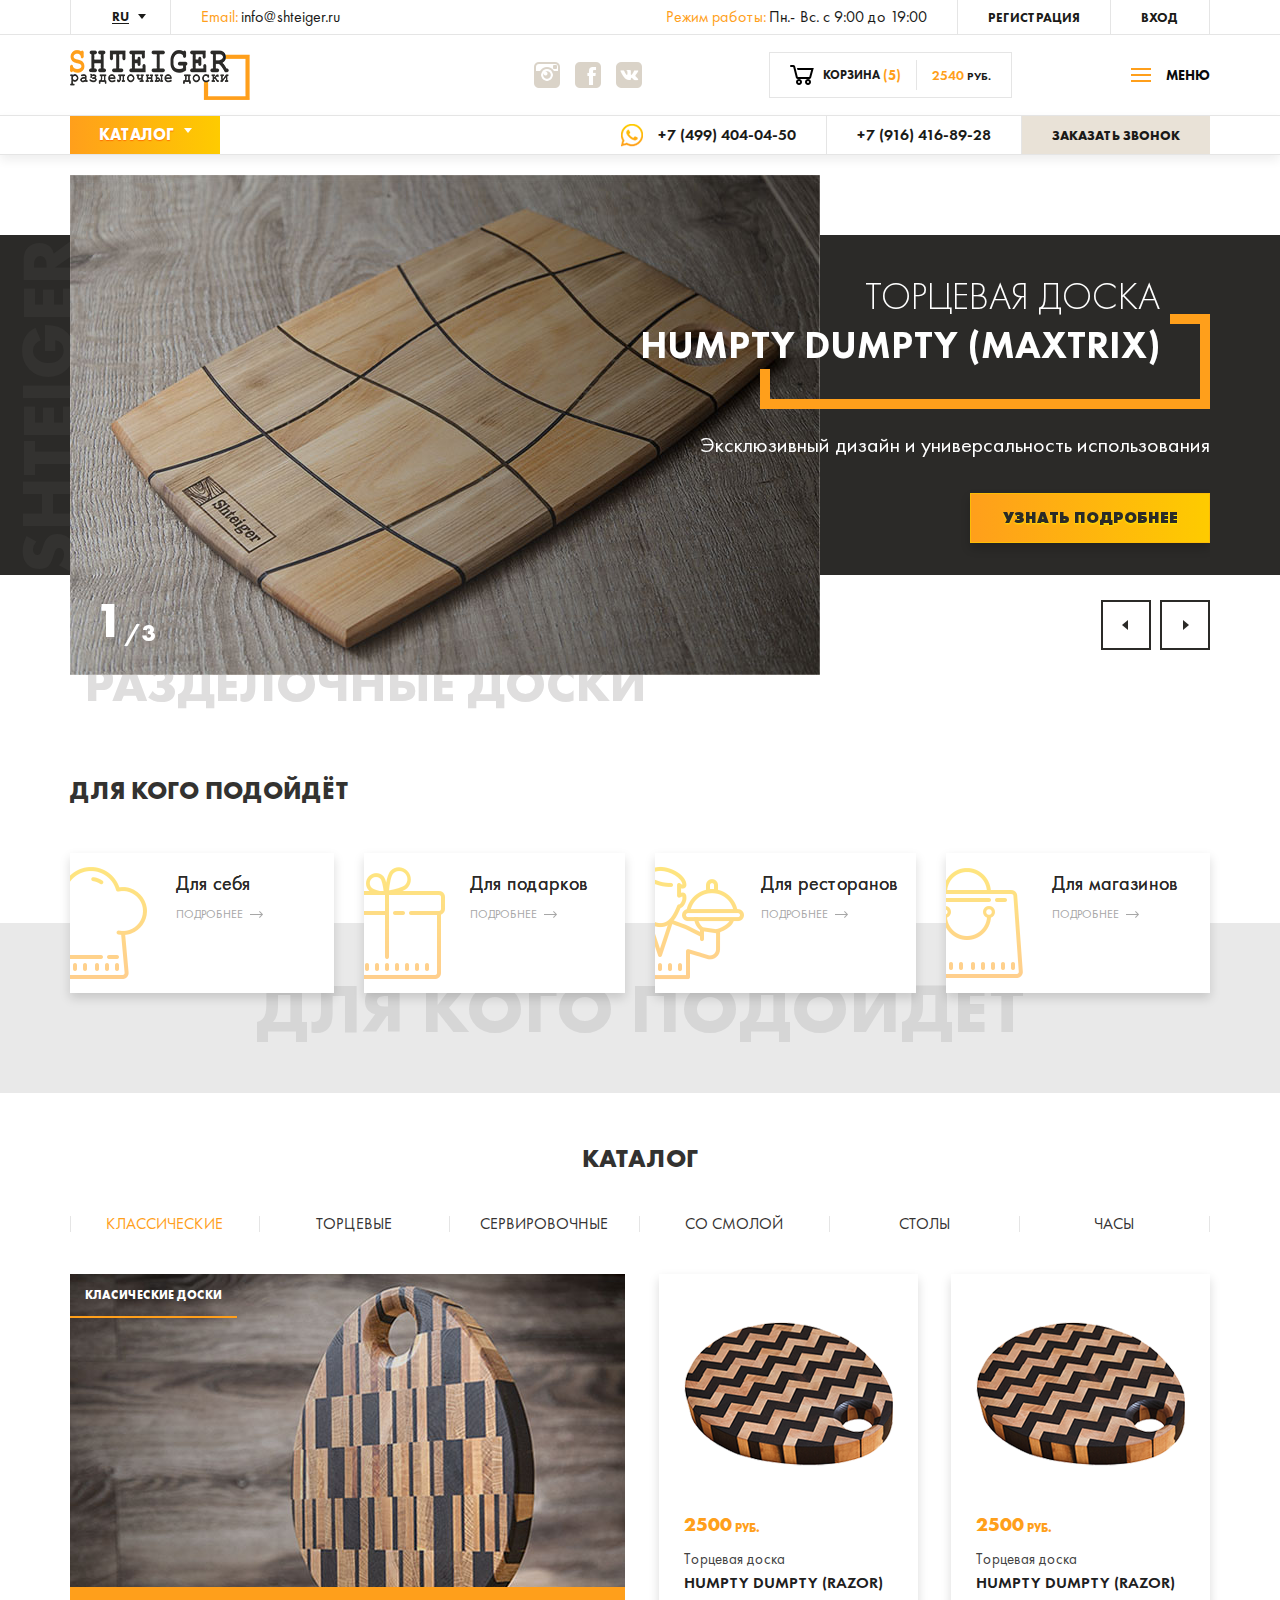
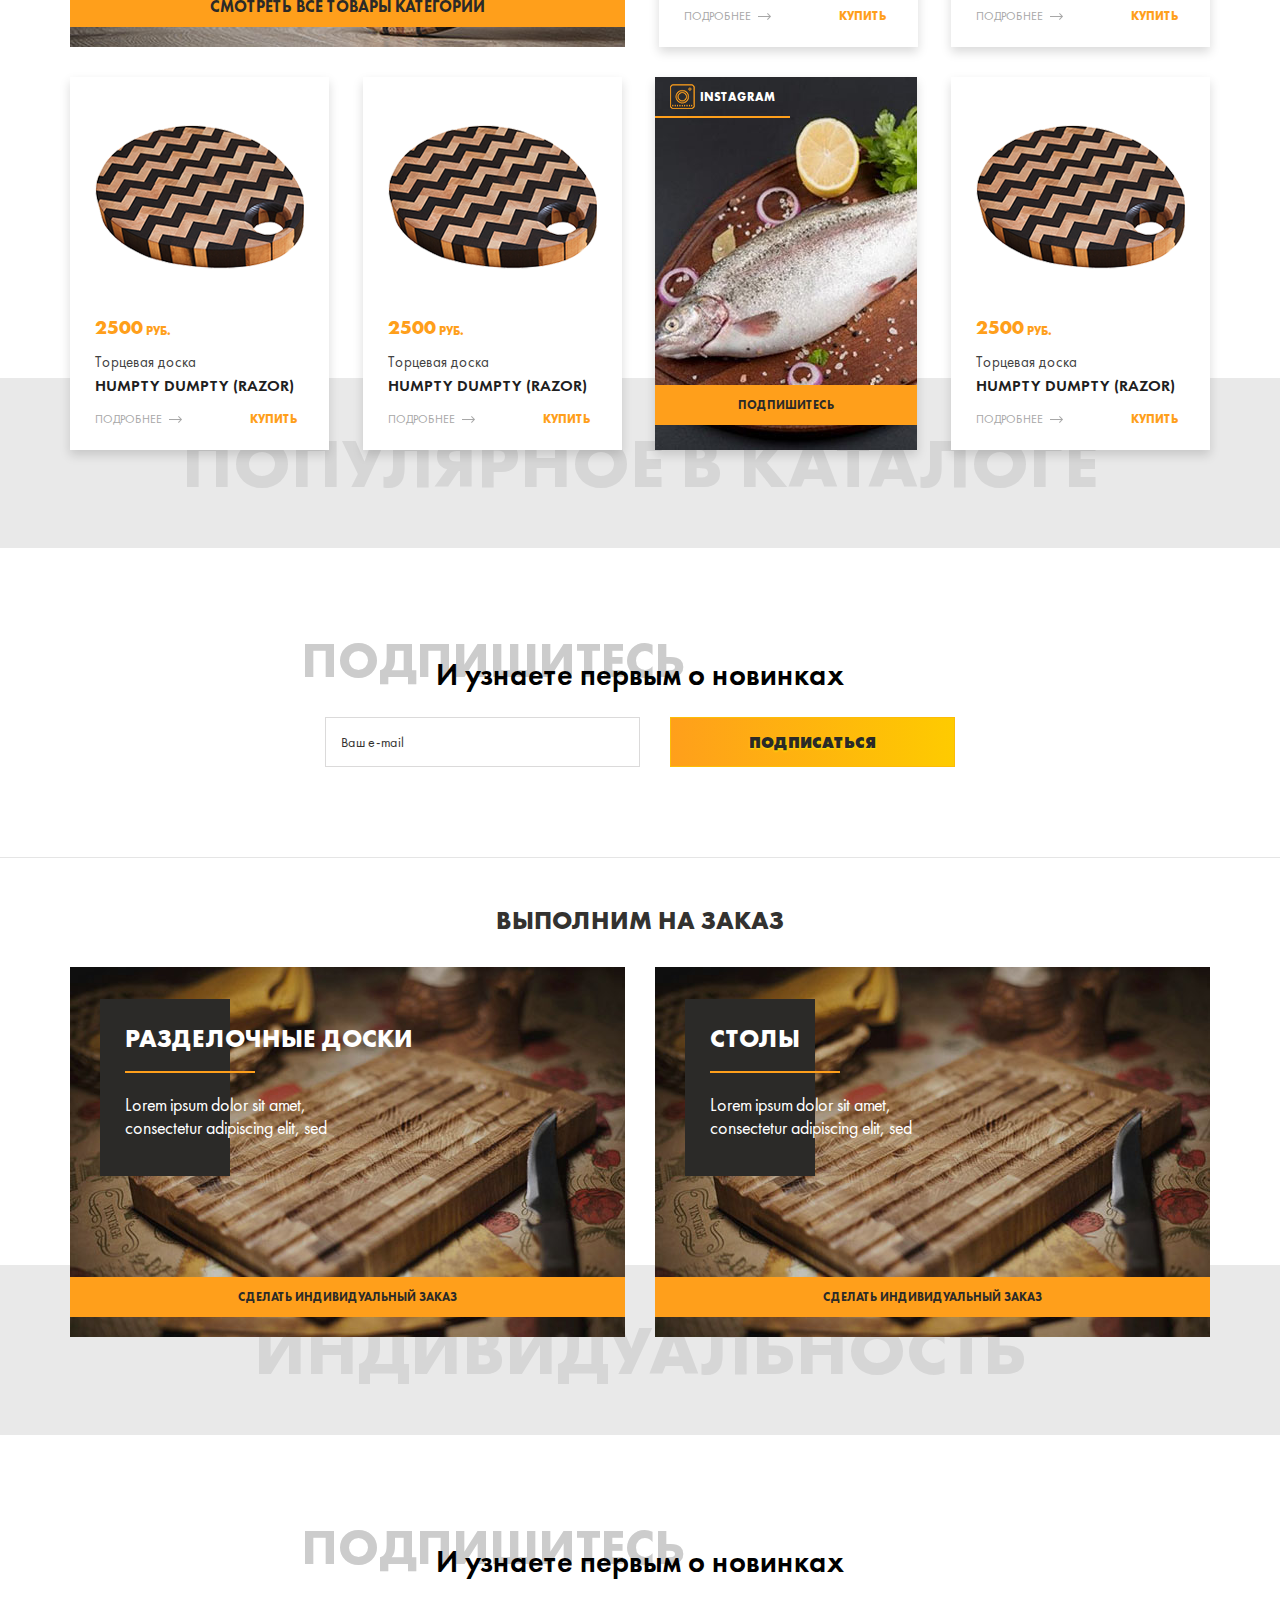
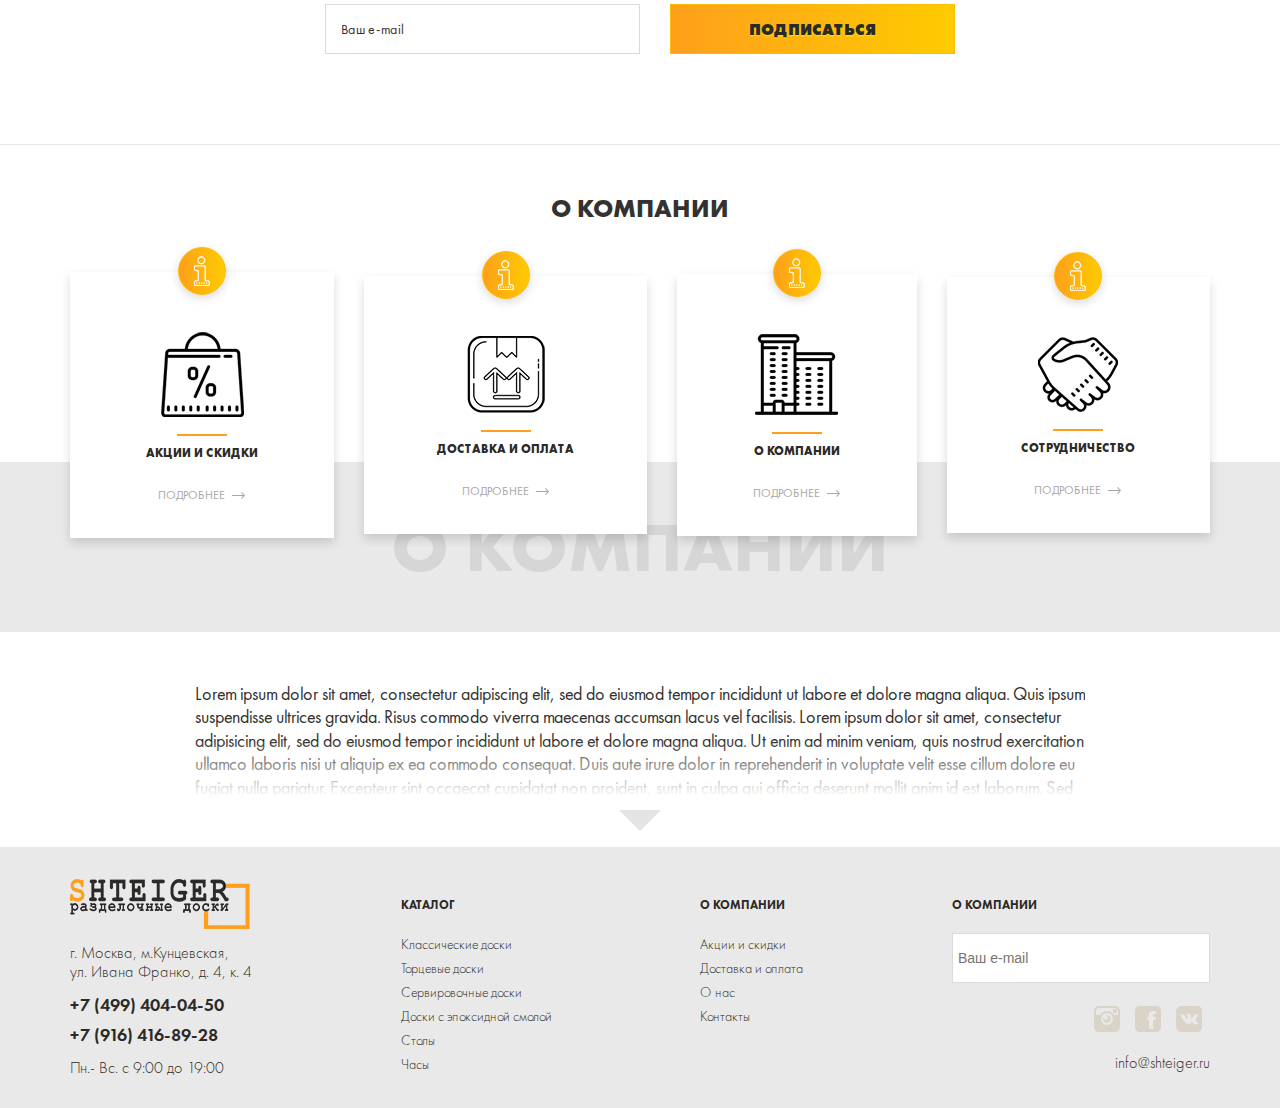
<file: index.html>
<!DOCTYPE html>
<html lang="ru">

<head>
	<meta charset="utf-8">
	<meta name="viewport" content="width=device-width, initial-scale=1">
	<link rel="stylesheet" href="css/slick.css">
	<link rel="stylesheet" href="css/style.css">
	<title>Главная</title>
</head>

<body>
	<header class="header">
		<nav id="my-menu" class="nav">
			<ul>
				<li><a href="index.html" class="anchor">Главная</a></li>
				<li><a href="catalog.html" class="anchor">Каталог</a></li>
				<li><a href="sale.html" class="anchor">Акции и скидки</a></li>
				<li><a href="delivery.html" class="anchor">Доставка и оплата</a></li>
				<li><a href="cooperation.html" class="anchor">Сотрудничество</a></li>
				<li><a href="about.html" class="anchor">Контакты</a></li>
				<li><a href="basket.html" class="anchor">Корзина</a></li>
				<li><a href="basket2.html" class="anchor">Корзина</a></li>
				<li><a href="basket3.html" class="anchor">Корзина</a></li>
				<li><a href="profile.html" class="anchor">Профиль</a></li>


			</ul>

		</nav>
		<div class="header__top">
			<div class="wrapper">
				<div class="header__inner">
					<div class="currency">
						<span class="currency__selected">RU</span>
						<ul class="currency__list">
							<li class="currency__item">
								<a href="">EN</a>
							</li>
							<li class="currency__item">
								<a href="">BY</a>
							</li>
						</ul>
					</div>
					<div class="information">
						<div class="information__email">
							<span class="email">Email: <a href="mailto:info@shteiger.ru">info@shteiger.ru</a></span>
						</div>
						<div class="mode">
							<span class="mode__shop">Режим работы: <span>Пн.- Вс. с 9:00 до 19:00</span></span>
						</div>
					</div>
					<div class="account">
						<ul class="account__list">
							<li class="account__item">
								<a class="account__link" href="">Регистрация</a>
							</li>
							<li class="account__item">
								<a class="account__link popup-btn" href="">Вход</a>
							</li>
						</ul>
					</div>
				</div>
			</div>
		</div>
		<div class="header__middle">

			<div class="wrapper">
				<div class="header__inner">
					<div class="logo">
						<a href="">SHTEIGER</a>
					</div>
					<div class="header__info">
						<div class="header__social">
							<ul class="social__list">
								<li class="social__item">
									<a href=""></a>
								</li>
								<li class="social__item">
									<a href=""></a>
								</li>
								<li class="social__item">
									<a href=""></a>
								</li>
							</ul>
						</div>
						<div class="cart">
							<div class="cart__count">
								<i class="icon-cart"></i>
								<div class="cart__title">
									<span>Корзина</span>
									<span>(5)</span>
								</div>
							</div>
							<div class="cart__price">
								<span class="cart__total">2540 <span>руб.</span></span>
							</div>
						</div>
						<div class="menu-button">
							<i class="icon-menu"></i>
							<span class="menu-title">Меню</span>
						</div>


					</div>
				</div>
			</div>

		</div>
		<div class="menu">
			<div class="wrapper">
				<div class="header__inner">
					<div class="menu-dropdown">
						<a class="menu-dropdown__title">Каталог</a>
						<i class="icon-current"></i>
						<div class="sub-menu">
							<ul>
								<li><a href="">Классические доски</a></li>
								<li><a href="">Торцевые доски</a></li>
								<li><a href="">Сервировочные доски</a></li>
								<li><a href="">Доски с эпоксидной смолой</a></li>
								<li><a href="">Столы</a></li>
								<li><a href="">Часы</a></li>
							</ul>
						</div>
					</div>
					<div class="feedback">
						<ul class="feedback__list">
							<li class="feedback__item">
								<i class="icon-whatsapp"></i>
								<a href="tel:+74994040450">+7 (499) 404-04-50</a>
							</li>
							<li class="feedback__item">
								<a href="tel:+79164168928">+7 (916) 416-89-28</a>
							</li>
							<li class="feedback__item feedback__item_btn">
								<a href="">Заказать звонок</a>
							</li>
						</ul>
					</div>
				</div>
			</div>
		</div>
	</header>
	<section class="slider">
		<div class="wrapper">
			<div class="homeSlider">
				<div class="homeSlider__item">
					<div class="homeSlider__image">
						<a href="">
							<img src="image/slide-1.jpg" alt="img">
						</a>
					</div>
					<div class="homeSlider__content">
						<div class="homeSlider__title">
							<span class="homeSlider__cat">Торцевая доска</span>
							<span class="homeSlider__name">Humpty Dumpty (Maxtrix)</span>
						</div>
						<span class="homeSlider__desc">Эксклюзивный дизайн и универсальность использования</span>
						<a href="">Узнать подробнее</a>
					</div>
				</div>
				<div class="homeSlider__item">
					<div class="homeSlider__image">
						<a href="">
							<img src="image/slide-1.jpg" alt="img">
						</a>
					</div>
					<div class="homeSlider__content">
						<div class="homeSlider__title">
							<span class="homeSlider__cat">Торцевая доска</span>
							<span class="homeSlider__name">Humpty Dumpty (Maxtrix)</span>
						</div>
						<span class="homeSlider__desc">Эксклюзивный дизайн и универсальность использования</span>
						<a href="">Узнать подробнее</a>
					</div>
				</div>
				<div class="homeSlider__item">
					<div class="homeSlider__image">
						<a href="">
							<img src="image/slide-1.jpg" alt="img">
						</a>
					</div>
					<div class="homeSlider__content">
						<div class="homeSlider__title">
							<span class="homeSlider__cat">Торцевая доска</span>
							<span class="homeSlider__name">Humpty Dumpty (Maxtrix)</span>
						</div>
						<span class="homeSlider__desc">Эксклюзивный дизайн и универсальность использования</span>
						<a href="">Узнать подробнее</a>
					</div>
				</div>
			</div>
			<div class="pagingInfo"><span class="current-slide">1</span><span class="all-slide">/3</span></div>
		</div>
	</section>
	<section class="home-category">
		<div class="wrapper">
			<div class="home-category__title">
				<h2>Для кого подойдёт</h2>
			</div>
			<div class="home-category__inner">
				<div class="home-category__item">
					<div class="home-category__content">
						<div class="home-category__text">
							<span>Для себя</span>
							<a href="">
								Подробнее
								<i class="icon-link"></i>
							</a>
						</div>
					</div>
				</div>
				<div class="home-category__item">
					<div class="home-category__content">
						<div class="home-category__text">
							<span>Для подарков</span>
							<a href="">
								Подробнее
								<i class="icon-link"></i>
							</a>
						</div>
					</div>
				</div>
				<div class="home-category__item">
					<div class="home-category__content">
						<div class="home-category__text">
							<span>Для ресторанов</span>
							<a href="">
								Подробнее
								<i class="icon-link"></i>
							</a>
						</div>
					</div>
				</div>
				<div class="home-category__item">
					<div class="home-category__content">
						<div class="home-category__text">
							<span>Для магазинов</span>
							<a href="">
								Подробнее
								<i class="icon-link"></i>
							</a>
						</div>
					</div>
				</div>
			</div>
		</div>
	</section>
	<section class="home-catalog">
		<div class="wrapper">
			<div class="home-catalog__title">
				<h2>Каталог</h2>
			</div>
			<div class="tabs">
				<input id="tab1" type="radio" name="tabs" checked>
				<label for="tab1" title="Классичеcкие"><span>Классичеcкие</span></label>

				<input id="tab2" type="radio" name="tabs">
				<label for="tab2" title="Торцевые"><span>Торцевые</span></label>

				<input id="tab3" type="radio" name="tabs">
				<label for="tab3" title="Сервировочные"><span>Сервировочные</span></label>

				<input id="tab4" type="radio" name="tabs">
				<label for="tab4" title="С эпоксидной смолой"><span>Со смолой</span></label>

				<input id="tab5" type="radio" name="tabs">
				<label for="tab5" title="Столы"><span>Столы</span></label>

				<input id="tab6" type="radio" name="tabs">
				<label for="tab6" title="Часы"><span>Часы</span></label>

				<section id="content-tab1">
					<div class="tab-item">
						<a href="">
							<img src="image/category.jpg" alt="img">
							<div class="category-title">
								Класические доски
							</div>
							<a class="tab-item__link" href="">Смотреть все товары категории</a>
						</a>
					</div>
					<div class="product">
						<div class="product__image">
							<a href="">
								<img src="image/product.png" alt="product">
							</a>
						</div>
						<div class="product__price">
							2500
							<span>Руб.</span>
						</div>
						<span class="product__cat">
							Торцевая доска
						</span>
						<a class="product__link" href="">Humpty dumpty (Razor)</a>
						<div class="product__links">
							<a href="">Подробнее <i class="icon-link"></i></a>
							<button type="button">Купить</button>
						</div>
					</div>
					<div class="product">
						<div class="product__image">
							<a href="">
								<img src="image/product.png" alt="product">
							</a>
						</div>
						<div class="product__price">
							2500
							<span>Руб.</span>
						</div>
						<span class="product__cat">
							Торцевая доска
						</span>
						<a class="product__link" href="">Humpty dumpty (Razor)</a>
						<div class="product__links">
							<a href="">Подробнее <i class="icon-link"></i></a>
							<button type="button">Купить</button>
						</div>
					</div>
					<div class="product">
						<div class="product__image">
							<a href="">
								<img src="image/product.png" alt="product">
							</a>
						</div>
						<div class="product__price">
							2500
							<span>Руб.</span>
						</div>
						<span class="product__cat">
							Торцевая доска
						</span>
						<a class="product__link" href="">Humpty dumpty (Razor)</a>
						<div class="product__links">
							<a href="">Подробнее <i class="icon-link"></i></a>
							<button type="button">Купить</button>
						</div>
					</div>
					<div class="product">
						<div class="product__image">
							<a href="">
								<img src="image/product.png" alt="product">
							</a>
						</div>
						<div class="product__price">
							2500
							<span>Руб.</span>
						</div>
						<span class="product__cat">
							Торцевая доска
						</span>
						<a class="product__link" href="">Humpty dumpty (Razor)</a>
						<div class="product__links">
							<a href="">Подробнее <i class="icon-link"></i></a>
							<button type="button">Купить</button>
						</div>
					</div>
					<div class="product-inst">
						<img src="image/instagram.jpg" alt="instagram">
						<a href="">Подпишитесь</a>
						<div class="inst-label">
							<i class="icon-inst"></i>
							<span>Instagram</span>
						</div>
					</div>
					<div class="product">
						<div class="product__image">
							<a href="">
								<img src="image/product.png" alt="product">
							</a>
						</div>
						<div class="product__price">
							2500
							<span>Руб.</span>
						</div>
						<span class="product__cat">
							Торцевая доска
						</span>
						<a class="product__link" href="">Humpty dumpty (Razor)</a>
						<div class="product__links">
							<a href="">Подробнее <i class="icon-link"></i></a>
							<button type="button">Купить</button>
						</div>
					</div>
				</section>
				<section id="content-tab2">
					<p>
						Здесь размещаете любое содержание....
					</p>
				</section>
				<section id="content-tab3">
					<p>
						Здесь размещаете любое содержание....
					</p>
				</section>
				<section id="content-tab4">
					<p>
						Здесь размещаете любое содержание....
					</p>
				</section>
				<section id="content-tab5">
					<p>
						Здесь размещаете любое содержание....
					</p>
				</section>
				<section id="content-tab6">
					<p>
						Здесь размещаете любое содержание....
					</p>
				</section>
			</div>
		</div>
	</section>
	<section class="home-newsletter">
		<div class="wrapper">
			<div class="newsletter">
				<div class="newsletter__title">
					<span>И узнаете первым о новинках</span>
				</div>
				<div class="newsletter__form">
					<input type="" type="text" placeholder="Ваш e-mail">
					<button type="submit">Подписаться</button>
				</div>
			</div>
		</div>
	</section>
	<section class="home-articles">
		<div class="wrapper">
			<div class="home-articles__title">
				<h2>Выполним на заказ</h2>
			</div>
			<div class="article">
				<a class="article__link" href="">
					<img src="image/article.jpg" alt="img">
					<a class="article__btn" href="">Сделать индивидуальный заказ</a>
					<div class="article__info">
						<span>Разделочные доски</span>
						<p>Lorem ipsum dolor sit amet,<br> consectetur adipiscing elit, sed </p>
					</div>
				</a>
			</div>
			<div class="article">
				<a class="article__link" href="">
					<img src="image/article.jpg" alt="img">
					<a class="article__btn" href="">Сделать индивидуальный заказ</a>
					<div class="article__info">
						<span>Столы</span>
						<p>Lorem ipsum dolor sit amet,<br> consectetur adipiscing elit, sed </p>
					</div>
				</a>
			</div>
		</div>
	</section>
	<section class="home-newsletter">
		<div class="wrapper">
			<div class="newsletter">
				<div class="newsletter__title">
					<span>И узнаете первым о новинках</span>
				</div>
				<div class="newsletter__form">
					<input type="" type="text" placeholder="Ваш e-mail">
					<button type="submit">Подписаться</button>
				</div>
			</div>
		</div>
	</section>
	<section class="home-about">
		<div class="wrapper">
			<div class="home-about__title">
				<h2>О компании</h2>
			</div>
			<div class="company">
				<div class="company__item">
					<i class="icon-info"></i>
					<img src="image/company-1.png" alt="img">
					<span>Акции и скидки</span>
					<a href="">Подробнее <i class="icon-link"></i></a>
				</div>
				<div class="company__item">
					<i class="icon-info"></i>
					<img src="image/company-2.png" alt="img">
					<span>Доставка и оплата</span>
					<a href="">Подробнее <i class="icon-link"></i></a>
				</div>
				<div class="company__item">
					<i class="icon-info"></i>
					<img src="image/company-3.png" alt="img">
					<span>О компании</span>
					<a href="">Подробнее <i class="icon-link"></i></a>
				</div>
				<div class="company__item">
					<i class="icon-info"></i>
					<img src="image/company-4.png" alt="img">
					<span>Сотрудничество</span>
					<a href="">Подробнее <i class="icon-link"></i></a>
				</div>
			</div>
		</div>
	</section>
	<section class="home-description">
		<div class="wrapper">
			<div class="home-description__text">
				<p>Lorem ipsum dolor sit amet, consectetur adipiscing elit, sed do eiusmod tempor incididunt ut labore
					et dolore magna aliqua. Quis ipsum suspendisse ultrices gravida. Risus commodo viverra maecenas
					accumsan lacus vel facilisis. Lorem ipsum dolor sit amet, consectetur adipisicing elit, sed do
					eiusmod tempor incididunt ut labore et dolore magna aliqua. Ut enim ad minim veniam, quis nostrud
					exercitation ullamco laboris nisi ut aliquip ex ea commodo consequat. Duis aute irure dolor in
					reprehenderit in voluptate velit esse cillum dolore eu fugiat nulla pariatur. Excepteur sint
					occaecat cupidatat non proident, sunt in culpa qui officia deserunt mollit anim id est laborum. Sed
					ut perspiciatis unde omnis iste natus error sit voluptatem accusantium doloremque laudantium, totam
					rem aperiam, eaque ipsa quae ab illo inventore veritatis et quasi architecto beatae vitae dicta sunt
					explicabo. Nemo enim ipsam voluptatem quia voluptas sit aspernatur aut odit aut fugit, sed quia
					consequuntur magni dolores eos qui ratione voluptatem sequi nesciunt. Neque porro quisquam est, qui
					dolorem ipsum quia dolor sit amet, consectetur, adipisci velit, sed quia non numquam eius modi
					tempora incidunt ut labore et dolore magnam aliquam quaerat voluptatem.</p>
			</div>
			<span class="home-description__current"></span>
		</div>
	</section>
	<footer class="footer">
		<div class="wrapper">
			<div class="footer__inner">
				<div class="footer__item">
					<div class="footer__logo">
						<a href="">SHTEIGER</a>
					</div>
					<div class="footer__adress">
						г. Москва, м.Кунцевская, <br>ул. Ивана Франко, д. 4, к. 4
					</div>
					<ul class="phone">
						<li>
							<a href="">+7 (499) 404-04-50</a>
						</li>
						<li>
							<a href="">+7 (916) 416-89-28</a>
						</li>
					</ul>
					<div class="footer__open">
						Пн.- Вс. с 9:00 до 19:00
					</div>
				</div>
				<div class="footer__item">
					<div class="footer__heading">
						<span>Каталог</span>
					</div>
					<ul class="footer__menu">
						<li>
							<a href="">Классические доски</a>
						</li>
						<li>
							<a href="">Торцевые доски</a>
						</li>
						<li>
							<a href="">Сервировочные доски</a>
						</li>
						<li>
							<a href="">Доски с эпоксидной смолой</a>
						</li>
						<li>
							<a href="">Столы</a>
						</li>
						<li>
							<a href="">Часы</a>
						</li>
					</ul>
				</div>
				<div class="footer__item">
					<div class="footer__heading">
						<span>О компании</span>
					</div>
					<ul class="footer__menu">
						<li>
							<a href="sale.html">Акции и скидки</a>
						</li>
						<li>
							<a href="delivery.html">Доставка и оплата</a>
						</li>
						<li>
							<a href="about.html">О нас</a>
						</li>
						<li>
							<a href="about.html">Контакты</a>
						</li>
					</ul>
				</div>
				<div class="footer__item">
					<div class="footer__heading">
						<span>О компании</span>
					</div>
					<div class="footer__newsaller">
						<input type="text" placeholder="Ваш e-mail">
					</div>
					<div class="footer__social">
						<ul class="social__list">
							<li class="social__item">
								<a href=""></a>
							</li>
							<li class="social__item">
								<a href=""></a>
							</li>
							<li class="social__item">
								<a href=""></a>
							</li>
						</ul>
					</div>
					<div class="footer__email">
						<a href="mailto:info@shteiger.ru">info@shteiger.ru</a>
					</div>
				</div>
			</div>
		</div>
	</footer>
	<!--  Модальное окно-->
	<div class="popup">
		<!-- само белое Модальное окно-->
		<div class="popup-dialog">
			<!-- содежимое Модального окна-->
			<div class="popup-content">
				<button class="popup-close">&times</button>
				<h4 class="popup-header">Вход</h4>
				<div class="popup-form">
					<form>
						<label for="email">Ваш e - mail - это логин</label>
						<input type="email" class="main-form-input" id="email" placeholder="Ваш e - mail"
							name="user_name" required>
						<label for="tel">Ваш телефон - это пароль</label>
						<input type="tel" class="main-form-input" id="tel" placeholder=" Ваш телефон" name="user_phone"
							required>
						<button class="formBtn" type="submit" name="send_user">Войти</button>

					</form>
				</div>
			</div>
		</div>
	</div>
	<script src='https://ajax.googleapis.com/ajax/libs/jquery/3.2.1/jquery.min.js'></script>
	<script src='js/slick.min.js'></script>
	<script src='js/main.js'></script>
</body>
</body>

</html>
</file>
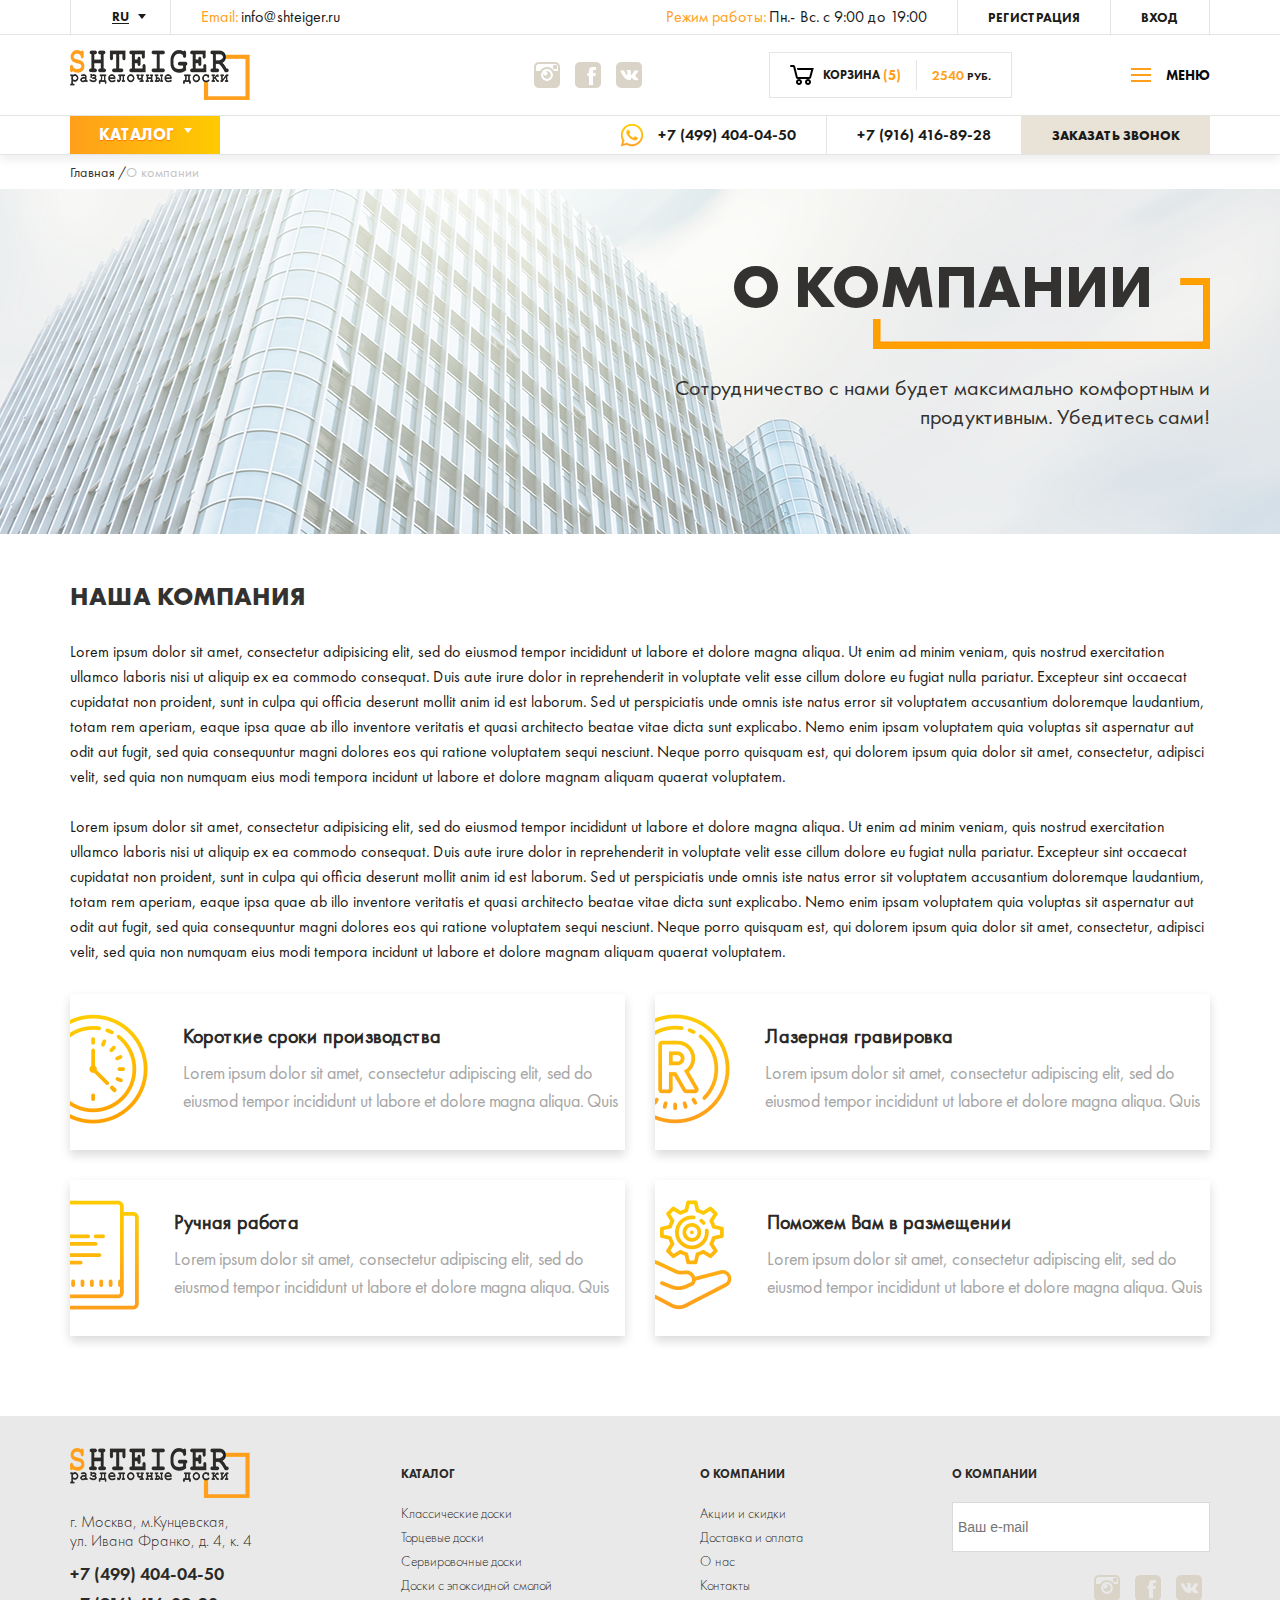
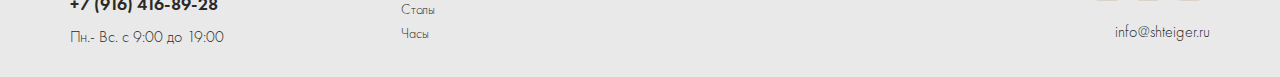
<file: about.html>
<!DOCTYPE html>
<html lang="ru">

<head>
	<meta charset="utf-8">
	<meta name="viewport" content="width=device-width, initial-scale=1">
	<link rel="stylesheet" href="css/slick.css">
	<link rel="stylesheet" href="css/style.css">
	<title>О компании</title>
</head>

<body>
	<header class="header">
		<nav id="my-menu" class="nav">
			<ul>
				<li><a href="index.html" class="anchor">Главная</a></li>
				<li><a href="catalog.html" class="anchor">Каталог</a></li>
				<li><a href="sale.html" class="anchor">Акции и скидки</a></li>
				<li><a href="delivery.html" class="anchor">Доставка и оплата</a></li>
				<li><a href="cooperation.html" class="anchor">Сотрудничество</a></li>
				<li><a href="about.html" class="anchor">Контакты</a></li>

			</ul>

		</nav>
		<div class="header__top">
			<div class="wrapper">
				<div class="header__inner">
					<div class="currency">
						<span class="currency__selected">RU</span>
						<ul class="currency__list">
							<li class="currency__item">
								<a href="">EN</a>
							</li>
							<li class="currency__item">
								<a href="">BY</a>
							</li>
						</ul>
					</div>
					<div class="information">
						<div class="information__email">
							<span class="email">Email: <a href="mailto:info@shteiger.ru">info@shteiger.ru</a></span>
						</div>
						<div class="mode">
							<span class="mode__shop">Режим работы: <span>Пн.- Вс. с 9:00 до 19:00</span></span>
						</div>
					</div>
					<div class="account">
						<ul class="account__list">
							<li class="account__item">
								<a class="account__link" href="">Регистрация</a>
							</li>
							<li class="account__item">
								<a class="account__link popup-btn" href="">Вход</a>
							</li>
						</ul>
					</div>
				</div>
			</div>
		</div>
		<div class="header__middle">

			<div class="wrapper">
				<div class="header__inner">
					<div class="logo">
						<a href="">SHTEIGER</a>
					</div>
					<div class="header__info">
						<div class="header__social">
							<ul class="social__list">
								<li class="social__item">
									<a href=""></a>
								</li>
								<li class="social__item">
									<a href=""></a>
								</li>
								<li class="social__item">
									<a href=""></a>
								</li>
							</ul>
						</div>
						<div class="cart">
							<div class="cart__count">
								<i class="icon-cart"></i>
								<div class="cart__title">
									<span>Корзина</span>
									<span>(5)</span>
								</div>
							</div>
							<div class="cart__price">
								<span class="cart__total">2540 <span>руб.</span></span>
							</div>
						</div>
						<div class="menu-button">
							<i class="icon-menu"></i>
							<span class="menu-title">Меню</span>
						</div>


					</div>
				</div>
			</div>

		</div>
		<div class="menu">
			<div class="wrapper">
				<div class="header__inner">
					<div class="menu-dropdown">
						<a class="menu-dropdown__title">Каталог</a>
						<i class="icon-current"></i>
						<div class="sub-menu">
							<ul>
								<li><a href="">Классические доски</a></li>
								<li><a href="">Торцевые доски</a></li>
								<li><a href="">Сервировочные доски</a></li>
								<li><a href="">Доски с эпоксидной смолой</a></li>
								<li><a href="">Столы</a></li>
								<li><a href="">Часы</a></li>
							</ul>
						</div>
					</div>
					<div class="feedback">
						<ul class="feedback__list">
							<li class="feedback__item">
								<i class="icon-whatsapp"></i>
								<a href="tel:+74994040450">+7 (499) 404-04-50</a>
							</li>
							<li class="feedback__item">
								<a href="tel:+79164168928">+7 (916) 416-89-28</a>
							</li>
							<li class="feedback__item feedback__item_btn">
								<a href="">Заказать звонок</a>
							</li>
						</ul>
					</div>
				</div>
			</div>
		</div>
	</header>


	<main class="page-about">

		<div class="wrapper">
			<div class="breadcrumbs">
				<a href="#">Главная / </a>
				<a href="#" class="active">О компании</a>
			</div>
		</div>

		<div class="banner-about">


			<div class="banner-about__heading">
				<h1>О компании</h1>
				<span>Сотрудничество с нами будет максимально комфортным и<br> продуктивным. Убедитесь
					сами!</span>
			</div>



		</div>

		<div class="content">
			<div class="wrapper">

				<div class="content-text">
					<h1>Наша компания</h1>
					<p>Lorem ipsum dolor sit amet, consectetur adipisicing elit, sed do eiusmod tempor incididunt ut
						labore et dolore magna aliqua. Ut enim ad minim veniam, quis nostrud exercitation ullamco
						laboris nisi ut aliquip ex ea commodo consequat. Duis aute irure dolor in reprehenderit in
						voluptate velit esse cillum dolore eu fugiat nulla pariatur. Excepteur sint occaecat cupidatat
						non proident, sunt in culpa qui officia deserunt mollit anim id est laborum. Sed ut perspiciatis
						unde omnis iste natus error sit voluptatem accusantium doloremque laudantium, totam rem aperiam,
						eaque ipsa quae ab illo inventore veritatis et quasi architecto beatae vitae dicta sunt
						explicabo. Nemo enim ipsam voluptatem quia voluptas sit aspernatur aut odit aut fugit, sed quia
						consequuntur magni dolores eos qui ratione voluptatem sequi nesciunt. Neque porro quisquam est,
						qui dolorem ipsum quia dolor sit amet, consectetur, adipisci velit, sed quia non numquam eius
						modi tempora incidunt ut labore et dolore magnam aliquam quaerat voluptatem. <br> <br> Lorem
						ipsum
						dolor sit amet, consectetur adipisicing elit, sed do eiusmod tempor incididunt ut labore et
						dolore magna aliqua. Ut enim ad minim veniam, quis nostrud exercitation ullamco laboris nisi ut
						aliquip ex ea commodo consequat. Duis aute irure dolor in reprehenderit in voluptate velit esse
						cillum dolore eu fugiat nulla pariatur. Excepteur sint occaecat cupidatat non proident, sunt in
						culpa qui officia deserunt mollit anim id est laborum. Sed ut perspiciatis unde omnis iste natus
						error sit voluptatem accusantium doloremque laudantium, totam rem aperiam, eaque ipsa quae ab
						illo inventore veritatis et quasi architecto beatae vitae dicta sunt explicabo. Nemo enim ipsam
						voluptatem quia voluptas sit aspernatur aut odit aut fugit, sed quia consequuntur magni dolores
						eos qui ratione voluptatem sequi nesciunt. Neque porro quisquam est, qui dolorem ipsum quia
						dolor sit amet, consectetur, adipisci velit, sed quia non numquam eius modi tempora incidunt ut
						labore et dolore magnam aliquam quaerat voluptatem.</p>
				</div>
			</div>
		</div>

		<!-- Блоки -->
		<div class="wrapper">
			<div class="content-container">

				<div class="content-blocks item1">
					<div class="content-blocks__img"><img src="image/about/clock1.png" alt=""></div>
					<div class="content-blocks__text">
						<h2>Короткие сроки производства</h2>
						<p>Lorem ipsum dolor sit amet, consectetur adipiscing elit, sed do eiusmod tempor incididunt ut
							labore et dolore magna aliqua. Quis</p>
					</div>
				</div>

				<div class="content-blocks item2">
					<div class="content-blocks__img"><img src="image/about/trademark.png" alt=""></div>

					<div class="content-blocks__text">
						<h2>Лазерная гравировка</h2>
						<p>Lorem ipsum dolor sit amet, consectetur adipiscing elit, sed do eiusmod tempor incididunt ut
							labore et dolore magna aliqua. Quis</p>
					</div>
				</div>

				<div class="content-blocks item3">
					<div class="content-blocks__img"><img src="image/about/documents.png" alt=""></div>

					<div class="content-blocks__text">
						<h2>Ручная работа</h2>
						<p>Lorem ipsum dolor sit amet, consectetur adipiscing elit, sed do eiusmod tempor incididunt ut
							labore et dolore magna aliqua. Quis</p>
					</div>
				</div>

				<div class="content-blocks item4">
					<div class="content-blocks__img"><img src="image/about/service.png" alt=""></div>

					<div class="content-blocks__text">
						<h2>Поможем Вам в размещении</h2>
						<p>Lorem ipsum dolor sit amet, consectetur adipiscing elit, sed do eiusmod tempor incididunt ut
							labore et dolore magna aliqua. Quis</p>
					</div>
				</div>
			</div>
			<!-- /.content-container -->
		</div>

	</main>





	<footer class="footer">
		<div class="wrapper">
			<div class="footer__inner">
				<div class="footer__item">
					<div class="footer__logo">
						<a href="">SHTEIGER</a>
					</div>
					<div class="footer__adress">
						г. Москва, м.Кунцевская, <br>ул. Ивана Франко, д. 4, к. 4
					</div>
					<ul class="phone">
						<li>
							<a href="">+7 (499) 404-04-50</a>
						</li>
						<li>
							<a href="">+7 (916) 416-89-28</a>
						</li>
					</ul>
					<div class="footer__open">
						Пн.- Вс. с 9:00 до 19:00
					</div>
				</div>
				<div class="footer__item">
					<div class="footer__heading">
						<span>Каталог</span>
					</div>
					<ul class="footer__menu">
						<li>
							<a href="">Классические доски</a>
						</li>
						<li>
							<a href="">Торцевые доски</a>
						</li>
						<li>
							<a href="">Сервировочные доски</a>
						</li>
						<li>
							<a href="">Доски с эпоксидной смолой</a>
						</li>
						<li>
							<a href="">Столы</a>
						</li>
						<li>
							<a href="">Часы</a>
						</li>
					</ul>
				</div>
				<div class="footer__item">
					<div class="footer__heading">
						<span>О компании</span>
					</div>
					<ul class="footer__menu">
						<li>
							<a href="">Акции и скидки</a>
						</li>
						<li>
							<a href="">Доставка и оплата</a>
						</li>
						<li>
							<a href="">О нас</a>
						</li>
						<li>
							<a href="">Контакты</a>
						</li>
					</ul>
				</div>
				<div class="footer__item">
					<div class="footer__heading">
						<span>О компании</span>
					</div>
					<div class="footer__newsaller">
						<input type="text" placeholder="Ваш e-mail">
					</div>
					<div class="footer__social">
						<ul class="social__list">
							<li class="social__item">
								<a href=""></a>
							</li>
							<li class="social__item">
								<a href=""></a>
							</li>
							<li class="social__item">
								<a href=""></a>
							</li>
						</ul>
					</div>
					<div class="footer__email">
						<a href="mailto:info@shteiger.ru">info@shteiger.ru</a>
					</div>
				</div>
			</div>
		</div>
	</footer>
	<!--  Модальное окно-->
	<div class="popup">
		<!-- само белое Модальное окно-->
		<div class="popup-dialog">
			<!-- содежимое Модального окна-->
			<div class="popup-content">
				<button class="popup-close">&times</button>
				<h4 class="popup-header">Вход</h4>
				<div class="popup-form">
					<form>
						<label for="email">Ваш e - mail - это логин</label>
						<input type="email" class="main-form-input" id="email" placeholder="Ваш e - mail"
							name="user_name" required>
						<label for="tel">Ваш телефон - это пароль</label>
						<input type="tel" class="main-form-input" id="tel" placeholder=" Ваш телефон" name="user_phone"
							required>
						<button class="formBtn" type="submit" name="send_user">Войти</button>

					</form>
				</div>
			</div>
		</div>
	</div>

	<script src='https://ajax.googleapis.com/ajax/libs/jquery/3.2.1/jquery.min.js'></script>
	<script src='js/slick.min.js'></script>
	<script src='js/main.js'></script>
</body>
</file>
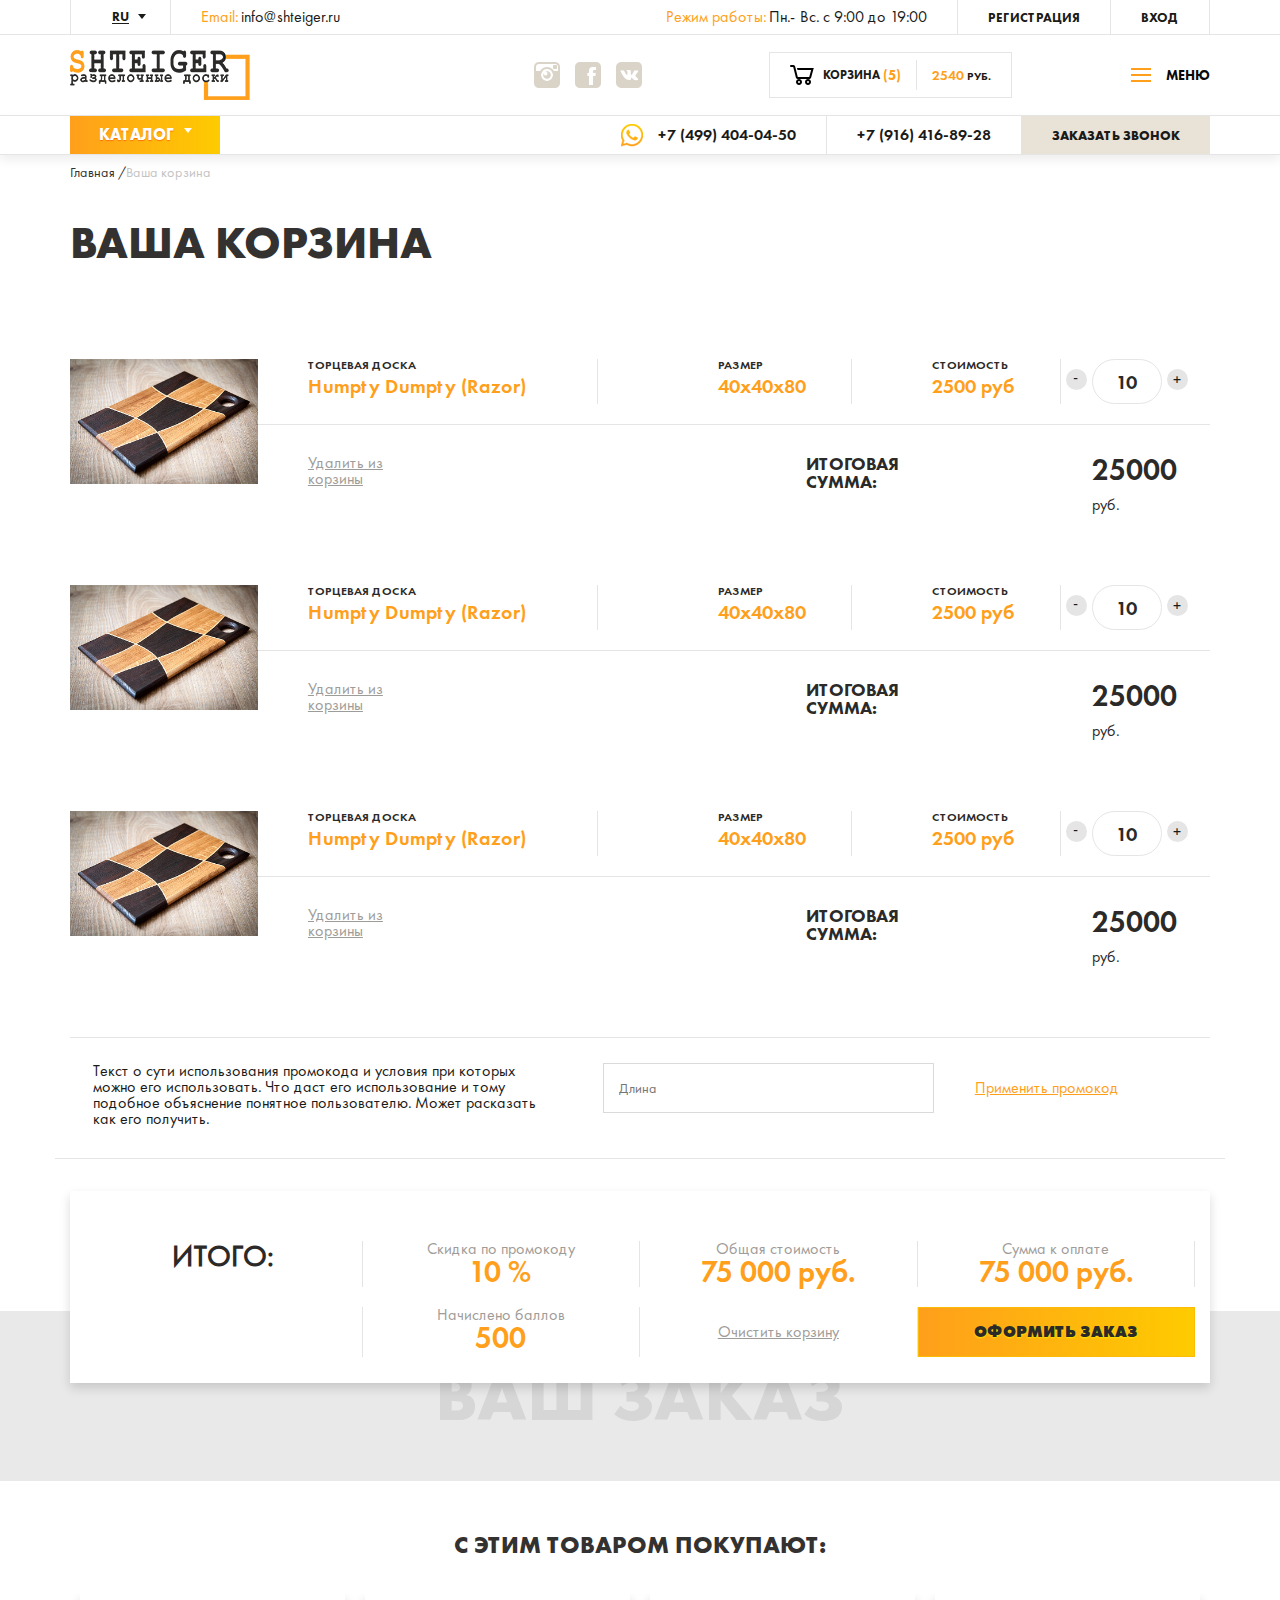
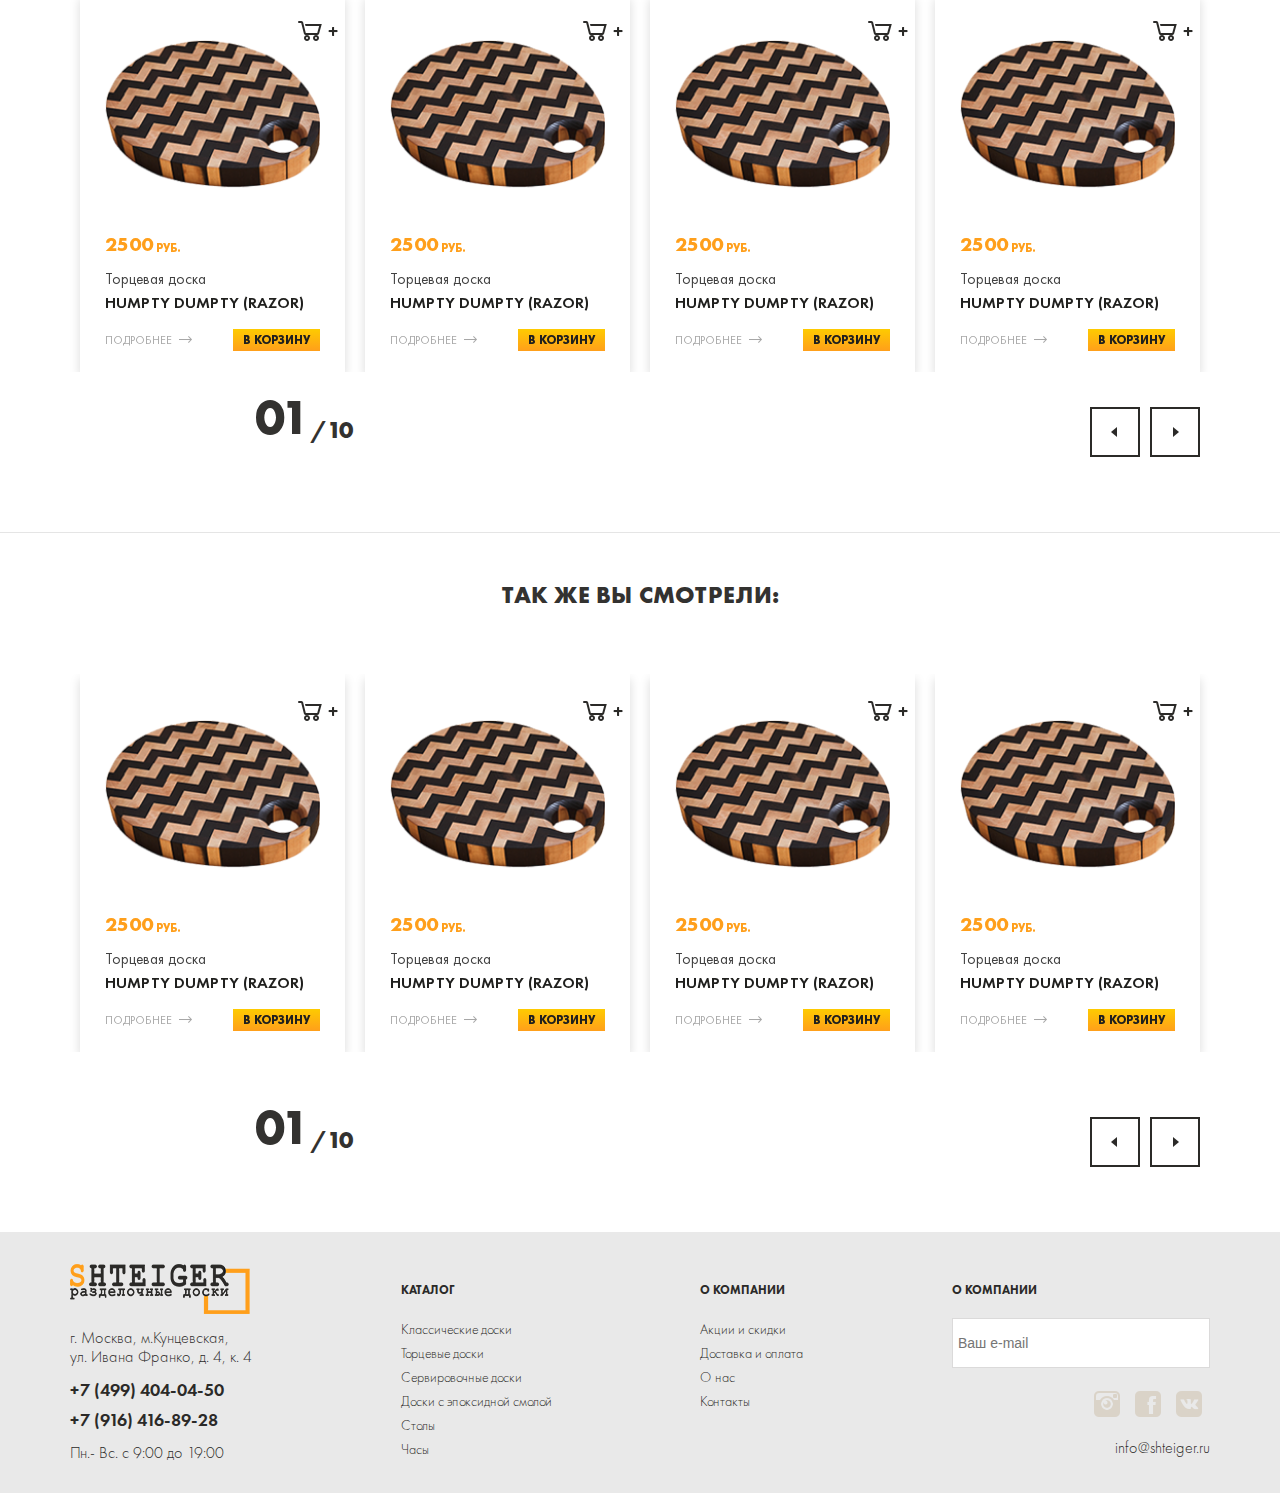
<file: basket.html>
<!DOCTYPE html>
<html lang="ru">

<head>
	<meta charset="utf-8">
	<meta name="viewport" content="width=device-width, initial-scale=1">
	<link rel="stylesheet" href="css/slick.css">
	<link rel="stylesheet" href="css/style.css">
	<title>Корзина</title>
</head>

<body>
	<header class="header">
		<nav id="my-menu" class="nav">
			<ul>
				<li><a href="index.html" class="anchor">Главная</a></li>
				<li><a href="catalog.html" class="anchor">Каталог</a></li>
				<li><a href="sale.html" class="anchor">Акции и скидки</a></li>
				<li><a href="delivery.html" class="anchor">Доставка и оплата</a></li>
				<li><a href="cooperation.html" class="anchor">Сотрудничество</a></li>
				<li><a href="about.html" class="anchor">Контакты</a></li>

			</ul>

		</nav>
		<div class="header__top">
			<div class="wrapper">
				<div class="header__inner">
					<div class="currency">
						<span class="currency__selected">RU</span>
						<ul class="currency__list">
							<li class="currency__item">
								<a href="">EN</a>
							</li>
							<li class="currency__item">
								<a href="">BY</a>
							</li>
						</ul>
					</div>
					<div class="information">
						<div class="information__email">
							<span class="email">Email: <a href="mailto:info@shteiger.ru">info@shteiger.ru</a></span>
						</div>
						<div class="mode">
							<span class="mode__shop">Режим работы: <span>Пн.- Вс. с 9:00 до 19:00</span></span>
						</div>
					</div>
					<div class="account">
						<ul class="account__list">
							<li class="account__item">
								<a class="account__link" href="">Регистрация</a>
							</li>
							<li class="account__item">
								<a class="account__link popup-btn" href="">Вход</a>
							</li>
						</ul>
					</div>
				</div>
			</div>
		</div>
		<div class="header__middle">

			<div class="wrapper">
				<div class="header__inner">
					<div class="logo">
						<a href="">SHTEIGER</a>
					</div>
					<div class="header__info">
						<div class="header__social">
							<ul class="social__list">
								<li class="social__item">
									<a href=""></a>
								</li>
								<li class="social__item">
									<a href=""></a>
								</li>
								<li class="social__item">
									<a href=""></a>
								</li>
							</ul>
						</div>
						<div class="cart">
							<div class="cart__count">
								<i class="icon-cart"></i>
								<div class="cart__title">
									<span>Корзина</span>
									<span>(5)</span>
								</div>
							</div>
							<div class="cart__price">
								<span class="cart__total">2540 <span>руб.</span></span>
							</div>
						</div>
						<div class="menu-button">
							<i class="icon-menu"></i>
							<span class="menu-title">Меню</span>
						</div>


					</div>
				</div>
			</div>

		</div>
		<div class="menu">
			<div class="wrapper">
				<div class="header__inner">
					<div class="menu-dropdown">
						<a class="menu-dropdown__title">Каталог</a>
						<i class="icon-current"></i>
						<div class="sub-menu">
							<ul>
								<li><a href="">Классические доски</a></li>
								<li><a href="">Торцевые доски</a></li>
								<li><a href="">Сервировочные доски</a></li>
								<li><a href="">Доски с эпоксидной смолой</a></li>
								<li><a href="">Столы</a></li>
								<li><a href="">Часы</a></li>
							</ul>
						</div>
					</div>
					<div class="feedback">
						<ul class="feedback__list">
							<li class="feedback__item">
								<i class="icon-whatsapp"></i>
								<a href="tel:+74994040450">+7 (499) 404-04-50</a>
							</li>
							<li class="feedback__item">
								<a href="tel:+79164168928">+7 (916) 416-89-28</a>
							</li>
							<li class="feedback__item feedback__item_btn">
								<a href="">Заказать звонок</a>
							</li>
						</ul>
					</div>
				</div>
			</div>
		</div>
	</header>


	<!--============хлебные крошки===============-->


	<main class="basket">
		<div class="wrapper">
			<div class="breadcrumbs">
				<a href="#">Главная / </a>
				<a href="#" class="active">Ваша корзина</a>
			</div>
		</div>

		<div class="wrapper">
			<div class="title">
				<h1>Ваша корзина</h1>
			</div>
		</div>


		<!--============блоки с товаром===============-->

		<div class="container-bask wrapper">
			<div class="item">
				<div class="imgBox"><img src="image/product.jpg" alt=""></div>
				<div class="name-block">
					<ul class="bordBot">
						<li class="li-1">
							<p>Торцевая доска</p>
							<span>Humpty Dumpty (Razor)</span>
						</li>
						<li class="li-2">
							<p>Размер</p>
							<span>40х40х80</span>
						</li>
						<li class="li-3">
							<p>Стоимость</p>
							<span>2500 руб</span>
						</li>
						<li class="minus m-1">-</li>
						<li class="li-4">
							<p>10</p>
						</li>
						<li class="plus">+</li>
					</ul>
					<div class="name-block name-block2">
						<ul>
							<a href="#" class="delete">Удалить из корзины</a href="#">
							<li class="total">итоговая Сумма:</li>
							<li class="sum">25000 <span>руб.</span></li>
						</ul>
					</div>
				</div>
			</div>

			<div class="item">
				<div class="imgBox"><img src="image/product.jpg" alt=""></div>
				<div class="name-block">
					<ul class="bordBot">
						<li class="li-1">
							<p>Торцевая доска</p>
							<span>Humpty Dumpty (Razor)</span>
						</li>
						<li class="li-2">
							<p>Размер</p>
							<span>40х40х80</span>
						</li>
						<li class="li-3">
							<p>Стоимость</p>
							<span>2500 руб</span>
						</li>
						<li class="minus m-1">-</li>
						<li class="li-4">
							<p>10</p>
						</li>
						<li class="plus">+</li>
					</ul>
					<div class="name-block name-block2">
						<ul>
							<a href="#" class="delete">Удалить из корзины</a href="#">
							<li class="total">итоговая Сумма:</li>
							<li class="sum">25000 <span>руб.</span></li>
						</ul>
					</div>
				</div>
			</div>

			<div class="item">
				<div class="imgBox"><img src="image/product.jpg" alt=""></div>
				<div class="name-block">
					<ul class="bordBot">
						<li class="li-1">
							<p>Торцевая доска</p>
							<span>Humpty Dumpty (Razor)</span>
						</li>
						<li class="li-2">
							<p>Размер</p>
							<span>40х40х80</span>
						</li>
						<li class="li-3">
							<p>Стоимость</p>
							<span>2500 руб</span>
						</li>
						<li class="minus m-1">-</li>
						<li class="li-4">
							<p>10</p>
						</li>
						<li class="plus">+</li>
					</ul>
					<div class="name-block name-block2">
						<ul>
							<a href="#" class="delete">Удалить из корзины</a href="#">
							<li class="total">итоговая Сумма:</li>
							<li class="sum">25000 <span>руб.</span></li>
						</ul>
					</div>
				</div>
			</div>
			<div class="bordBot"></div>



		</div>
		<div class="wrapper bordBot">
			<div class="block-form">

				<div class="block-form__text">
					<p>Текст о сути использования промокода и условия при которых можно его использовать. Что даст
						его использование и тому подобное объяснение понятное пользователю. Может расказать как его
						получить. </p>
				</div>

				<div class="block-form__item">
					<form action="#">
						<input type="text" placeholder="Длина"></<input>
					</form>
				</div>
				<div class="block-form__button"><a href="#">Применить промокод</a></div>
			</div>
		</div>



	</main>
	<section class="itog-form">
		<div class="wrapper">
			<div class="itog-form__container">
				<div class="itog-form-top">
					<div class="itog-form-item"><strong>Итого:</strong></div>
					<div class="itog-form-item">
						<span>Скидка по промокоду</span>
						<p>10 %</p>
					</div>
					<div class="itog-form-item">
						<span>Общая стоимость</span>
						<p>75 000 руб.</p>
					</div>
					<div class="itog-form-item">
						<span>Сумма к оплате</span>
						<p>75 000 руб.</p>
					</div>



					<div class="itog-form-item"></div>
					<div class="itog-form-item">
						<span>Начислено баллов</span>
						<p>500</p>
					</div>
					<div class="itog-form-item">
						<div class="itog-form-button"><a href="#">Очистить корзину</a></div>
					</div>
					<div class="itog-form-item">
						<div class="itog-form-btn"><a href="#">Оформить заказ</a></div>
					</div>
				</div>
			</div>
		</div>
	</section>

	<section class="block-slider">
		<div class="wrapper">
			<div class="slider-title">
				<span>С этим товаром покупают:</span>
			</div>
		</div>


		<!---слайдер-->
		<div class="wrapper">
			<!-- <div class="basket-slider"> -->
			<div class="basketSlider">

				<!------------product 1------------>

				<div class="basketItem">
					<div class="basketSale">-15%</div>
					<button class="basketCart" href="#">
						<img src="image/cart-product.png" alt="img">
					</button>
					<div class="basketItem__image">
						<a href="">
							<img src="image/product.png" alt="product">
						</a>
					</div>
					<div class="basketItem__price">
						2500
						<span>Руб.</span>

						<div class="basketItem__priceSale">
							2500
							<span>Руб.</span>
						</div>
					</div>

					<span class="basketItem__cat">
						Торцевая доска
					</span>
					<a class="basketItem__link" href="">Humpty dumpty (Razor)</a>
					<div class="basketItem__links">
						<a href="">Подробнее <i class="icon-link"></i></a>
						<a href="#" type="button" class="btnBask">В корзину</a>
					</div>
				</div>
				<!------------product 2------------>

				<div class="basketItem">
					<button class="basketCart" href="#">
						<img src="image/cart-product.png" alt="img">
					</button>
					<div class="basketItem__image">
						<a href="">
							<img src="image/product.png" alt="product">
						</a>
					</div>
					<div class="basketItem__price">
						2500
						<span>Руб.</span>
					</div>
					<span class="basketItem__cat">
						Торцевая доска
					</span>
					<a class="basketItem__link" href="">Humpty dumpty (Razor)</a>
					<div class="basketItem__links">
						<a href="">Подробнее <i class="icon-link"></i></a>
						<a href="#" type="button" class="btnBask">В корзину</a>

					</div>
				</div>
				<!------------product 3------------>

				<div class="basketItem">
					<button class="basketCart" href="#">
						<img src="image/cart-product.png" alt="img">
					</button>
					<div class="basketItem__image">
						<a href="">
							<img src="image/product.png" alt="product">
						</a>
					</div>
					<div class="basketItem__price">
						2500
						<span>Руб.</span>
					</div>
					<span class="basketItem__cat">
						Торцевая доска
					</span>
					<a class="basketItem__link" href="">Humpty dumpty (Razor)</a>
					<div class="basketItem__links">
						<a href="">Подробнее <i class="icon-link"></i></a>
						<a href="#" type="button" class="btnBask">В корзину</a>

					</div>
				</div>
				<!------------product 4------------>

				<div class="basketItem">
					<button class="basketCart" href="#">
						<img src="image/cart-product.png" alt="img">
					</button>
					<div class="basketItem__image">
						<a href="">
							<img src="image/product.png" alt="product">
						</a>
					</div>
					<div class="basketItem__price">
						2500
						<span>Руб.</span>
					</div>
					<span class="basketItem__cat">
						Торцевая доска
					</span>
					<a class="basketItem__link" href="">Humpty dumpty (Razor)</a>
					<div class="basketItem__links">
						<a href="">Подробнее <i class="icon-link"></i></a>
						<a href="#" type="button" class="btnBask">В корзину</a>

					</div>
				</div>

				<!------------product 5------------>

				<div class="basketItem">
					<button class="basketCart" href="#">
						<img src="image/cart-product.png" alt="img">
					</button>
					<div class="basketItem__image">
						<a href="">
							<img src="image/product.png" alt="product">
						</a>
					</div>
					<div class="basketItem__price">
						2500
						<span>Руб.</span>
					</div>
					<span class="basketItem__cat">
						Торцевая доска
					</span>
					<a class="basketItem__link" href="">Humpty dumpty (Razor)</a>
					<div class="basketItem__links">
						<a href="">Подробнее <i class="icon-link"></i></a>
						<a href="#" type="button" class="btnBask">В корзину</a>

					</div>
				</div>

				<!------------product 6------------>

				<div class="basketItem">
					<button class="basketCart" href="#">
						<img src="image/cart-product.png" alt="img">
					</button>
					<div class="basketItem__image">
						<a href="">
							<img src="image/product.png" alt="product">
						</a>
					</div>
					<div class="basketItem__price">
						2500
						<span>Руб.</span>
					</div>
					<span class="basketItem__cat">
						Торцевая доска
					</span>
					<a class="basketItem__link" href="">Humpty dumpty (Razor)</a>
					<div class="basketItem__links">
						<a href="">Подробнее <i class="icon-link"></i></a>
						<a href="#" type="button" class="btnBask">В корзину</a>

					</div>
				</div>

				<!------------product 7------------>

				<div class="basketItem">
					<button class="basketCart" href="#">
						<img src="image/cart-product.png" alt="img">
					</button>
					<div class="basketItem__image">
						<a href="">
							<img src="image/product.png" alt="product">
						</a>
					</div>
					<div class="basketItem__price">
						2500
						<span>Руб.</span>
					</div>
					<span class="basketItem__cat">
						Торцевая доска
					</span>
					<a class="basketItem__link" href="">Humpty dumpty (Razor)</a>
					<div class="basketItem__links">
						<a href="">Подробнее <i class="icon-link"></i></a>
						<a href="#" type="button" class="btnBask">В корзину</a>

					</div>
				</div>

				<!------------product 8------------>

				<div class="basketItem">
					<button class="basketCart" href="#">
						<img src="image/cart-product.png" alt="img">
					</button>
					<div class="basketItem__image">
						<a href="">
							<img src="image/product.png" alt="product">
						</a>
					</div>
					<div class="basketItem__price">
						2500
						<span>Руб.</span>
					</div>
					<span class="basketItem__cat">
						Торцевая доска
					</span>
					<a class="basketItem__link" href="">Humpty dumpty (Razor)</a>
					<div class="basketItem__links">
						<a href="">Подробнее <i class="icon-link"></i></a>
						<a href="#" type="button" class="btnBask">В корзину</a>

					</div>
				</div>

				<!------------product 9------------>

				<div class="basketItem">
					<button class="basketCart" href="#">
						<img src="image/cart-product.png" alt="img">
					</button>
					<div class="basketItem__image">
						<a href="">
							<img src="image/product.png" alt="product">
						</a>
					</div>
					<div class="basketItem__price">
						2500
						<span>Руб.</span>
					</div>
					<span class="basketItem__cat">
						Торцевая доска
					</span>
					<a class="basketItem__link" href="">Humpty dumpty (Razor)</a>
					<div class="basketItem__links">
						<a href="">Подробнее <i class="icon-link"></i></a>
						<a href="#" type="button" class="btnBask">В корзину</a>

					</div>
				</div>

				<!------------product 10------------>

				<div class="basketItem">
					<button class="basketCart" href="#">
						<img src="image/cart-product.png" alt="img">
					</button>
					<div class="basketItem__image">
						<a href="">
							<img src="image/product.png" alt="product">
						</a>
					</div>
					<div class="basketItem__price">
						2500
						<span>Руб.</span>
					</div>
					<span class="basketItem__cat">
						Торцевая доска
					</span>
					<a class="basketItem__link" href="">Humpty dumpty (Razor)</a>
					<div class="basketItem__links">
						<a href="">Подробнее <i class="icon-link"></i></a>
						<a href="#" type="button" class="btnBask">В корзину</a>

					</div>
				</div>
			</div>
		</div>




		<!-- </div> -->
		<div class="pagingInfoBask"><span class="current-slideBask">01</span><span class="all-slideBask">/10</span>
		</div>

		<div class="bordBot padding30"></div>
		<!---слайдер-->
		<div class="wrapper">
			<div class="slider-title">
				<span>Так же Вы смотрели:</span>
			</div>
		</div>
		<div class="wrapper">

			<!-- <div class="basket-slider"> -->
			<div class="basketSlider padding30">

				<!------------product 1------------>

				<div class="basketItem">
					<button class="basketCart" href="#">
						<img src="image/cart-product.png" alt="img">
					</button>
					<div class="basketItem__image">
						<a href="">
							<img src="image/product.png" alt="product">
						</a>
					</div>
					<div class="basketItem__price">
						2500
						<span>Руб.</span>
					</div>
					<span class="basketItem__cat">
						Торцевая доска
					</span>
					<a class="basketItem__link" href="">Humpty dumpty (Razor)</a>
					<div class="basketItem__links">
						<a href="">Подробнее <i class="icon-link"></i></a>
						<a href="#" type="button" class="btnBask">В корзину</a>

					</div>
				</div>
				<!------------product 2------------>

				<div class="basketItem">
					<button class="basketCart" href="#">
						<img src="image/cart-product.png" alt="img">
					</button>
					<div class="basketItem__image">
						<a href="">
							<img src="image/product.png" alt="product">
						</a>
					</div>
					<div class="basketItem__price">
						2500
						<span>Руб.</span>
					</div>
					<span class="basketItem__cat">
						Торцевая доска
					</span>
					<a class="basketItem__link" href="">Humpty dumpty (Razor)</a>
					<div class="basketItem__links">
						<a href="">Подробнее <i class="icon-link"></i></a>
						<a href="#" type="button" class="btnBask">В корзину</a>

					</div>
				</div>
				<!------------product 3------------>

				<div class="basketItem">
					<button class="basketCart" href="#">
						<img src="image/cart-product.png" alt="img">
					</button>
					<div class="basketItem__image">
						<a href="">
							<img src="image/product.png" alt="product">
						</a>
					</div>
					<div class="basketItem__price">
						2500
						<span>Руб.</span>
					</div>
					<span class="basketItem__cat">
						Торцевая доска
					</span>
					<a class="basketItem__link" href="">Humpty dumpty (Razor)</a>
					<div class="basketItem__links">
						<a href="">Подробнее <i class="icon-link"></i></a>
						<a href="#" type="button" class="btnBask">В корзину</a>

					</div>
				</div>
				<!------------product 4------------>

				<div class="basketItem">
					<button class="basketCart" href="#">
						<img src="image/cart-product.png" alt="img">
					</button>
					<div class="basketItem__image">
						<a href="">
							<img src="image/product.png" alt="product">
						</a>
					</div>
					<div class="basketItem__price">
						2500
						<span>Руб.</span>
					</div>
					<span class="basketItem__cat">
						Торцевая доска
					</span>
					<a class="basketItem__link" href="">Humpty dumpty (Razor)</a>
					<div class="basketItem__links">
						<a href="">Подробнее <i class="icon-link"></i></a>
						<a href="#" type="button" class="btnBask">В корзину</a>

					</div>
				</div>

				<!------------product 5------------>

				<div class="basketItem">
					<button class="basketCart" href="#">
						<img src="image/cart-product.png" alt="img">
					</button>
					<div class="basketItem__image">
						<a href="">
							<img src="image/product.png" alt="product">
						</a>
					</div>
					<div class="basketItem__price">
						2500
						<span>Руб.</span>
					</div>
					<span class="basketItem__cat">
						Торцевая доска
					</span>
					<a class="basketItem__link" href="">Humpty dumpty (Razor)</a>
					<div class="basketItem__links">
						<a href="">Подробнее <i class="icon-link"></i></a>
						<a href="#" type="button" class="btnBask">В корзину</a>

					</div>
				</div>

				<!------------product 6------------>

				<div class="basketItem">
					<button class="basketCart" href="#">
						<img src="image/cart-product.png" alt="img">
					</button>
					<div class="basketItem__image">
						<a href="">
							<img src="image/product.png" alt="product">
						</a>
					</div>
					<div class="basketItem__price">
						2500
						<span>Руб.</span>
					</div>
					<span class="basketItem__cat">
						Торцевая доска
					</span>
					<a class="basketItem__link" href="">Humpty dumpty (Razor)</a>
					<div class="basketItem__links">
						<a href="">Подробнее <i class="icon-link"></i></a>
						<a href="#" type="button" class="btnBask">В корзину</a>

					</div>
				</div>

				<!------------product 7------------>

				<div class="basketItem">
					<button class="basketCart" href="#">
						<img src="image/cart-product.png" alt="img">
					</button>
					<div class="basketItem__image">
						<a href="">
							<img src="image/product.png" alt="product">
						</a>
					</div>
					<div class="basketItem__price">
						2500
						<span>Руб.</span>
					</div>
					<span class="basketItem__cat">
						Торцевая доска
					</span>
					<a class="basketItem__link" href="">Humpty dumpty (Razor)</a>
					<div class="basketItem__links">
						<a href="">Подробнее <i class="icon-link"></i></a>
						<a href="#" type="button" class="btnBask">В корзину</a>

					</div>
				</div>

				<!------------product 8------------>

				<div class="basketItem">
					<button class="basketCart" href="#">
						<img src="image/cart-product.png" alt="img">
					</button>
					<div class="basketItem__image">
						<a href="">
							<img src="image/product.png" alt="product">
						</a>
					</div>
					<div class="basketItem__price">
						2500
						<span>Руб.</span>
					</div>
					<span class="basketItem__cat">
						Торцевая доска
					</span>
					<a class="basketItem__link" href="">Humpty dumpty (Razor)</a>
					<div class="basketItem__links">
						<a href="">Подробнее <i class="icon-link"></i></a>
						<a href="#" type="button" class="btnBask">В корзину</a>

					</div>
				</div>

				<!------------product 9------------>

				<div class="basketItem">
					<button class="basketCart" href="#">
						<img src="image/cart-product.png" alt="img">
					</button>
					<div class="basketItem__image">
						<a href="">
							<img src="image/product.png" alt="product">
						</a>
					</div>
					<div class="basketItem__price">
						2500
						<span>Руб.</span>
					</div>
					<span class="basketItem__cat">
						Торцевая доска
					</span>
					<a class="basketItem__link" href="">Humpty dumpty (Razor)</a>
					<div class="basketItem__links">
						<a href="">Подробнее <i class="icon-link"></i></a>
						<a href="#" type="button" class="btnBask">В корзину</a>

					</div>
				</div>

				<!------------product 10------------>

				<div class="basketItem">
					<button class="basketCart" href="#">
						<img src="image/cart-product.png" alt="img">
					</button>
					<div class="basketItem__image">
						<a href="">
							<img src="image/product.png" alt="product">
						</a>
					</div>
					<div class="basketItem__price">
						2500
						<span>Руб.</span>
					</div>
					<span class="basketItem__cat">
						Торцевая доска
					</span>
					<a class="basketItem__link" href="">Humpty dumpty (Razor)</a>
					<div class="basketItem__links">
						<a href="">Подробнее <i class="icon-link"></i></a>
						<a href="#" type="button" class="btnBask">В корзину</a>

					</div>
				</div>
			</div>
		</div>




		<!-- </div> -->
		<div class="pagingInfoBask2"><span class="current-slideBask2">01</span><span class="all-slideBask2">/10</span>
		</div>


	</section>



	<footer class="footer">
		<div class="wrapper">
			<div class="footer__inner">
				<div class="footer__item">
					<div class="footer__logo">
						<a href="">SHTEIGER</a>
					</div>
					<div class="footer__adress">
						г. Москва, м.Кунцевская, <br>ул. Ивана Франко, д. 4, к. 4
					</div>
					<ul class="phone">
						<li>
							<a href="">+7 (499) 404-04-50</a>
						</li>
						<li>
							<a href="">+7 (916) 416-89-28</a>
						</li>
					</ul>
					<div class="footer__open">
						Пн.- Вс. с 9:00 до 19:00
					</div>
				</div>
				<div class="footer__item">
					<div class="footer__heading">
						<span>Каталог</span>
					</div>
					<ul class="footer__menu">
						<li>
							<a href="">Классические доски</a>
						</li>
						<li>
							<a href="">Торцевые доски</a>
						</li>
						<li>
							<a href="">Сервировочные доски</a>
						</li>
						<li>
							<a href="">Доски с эпоксидной смолой</a>
						</li>
						<li>
							<a href="">Столы</a>
						</li>
						<li>
							<a href="">Часы</a>
						</li>
					</ul>
				</div>
				<div class="footer__item">
					<div class="footer__heading">
						<span>О компании</span>
					</div>
					<ul class="footer__menu">
						<li>
							<a href="">Акции и скидки</a>
						</li>
						<li>
							<a href="">Доставка и оплата</a>
						</li>
						<li>
							<a href="">О нас</a>
						</li>
						<li>
							<a href="">Контакты</a>
						</li>
					</ul>
				</div>
				<div class="footer__item">
					<div class="footer__heading">
						<span>О компании</span>
					</div>
					<div class="footer__newsaller">
						<input type="text" placeholder="Ваш e-mail">
					</div>
					<div class="footer__social">
						<ul class="social__list">
							<li class="social__item">
								<a href=""></a>
							</li>
							<li class="social__item">
								<a href=""></a>
							</li>
							<li class="social__item">
								<a href=""></a>
							</li>
						</ul>
					</div>
					<div class="footer__email">
						<a href="mailto:info@shteiger.ru">info@shteiger.ru</a>
					</div>
				</div>
			</div>
		</div>
	</footer>
	<!--  Модальное окно-->
	<div class="popup">
		<!-- само белое Модальное окно-->
		<div class="popup-dialog">
			<!-- содежимое Модального окна-->
			<div class="popup-content">
				<button class="popup-close">&times</button>
				<h4 class="popup-header">Вход</h4>
				<div class="popup-form">
					<form>
						<label for="email">Ваш e - mail - это логин</label>
						<input type="email" class="main-form-input" id="email" placeholder="Ваш e - mail"
							name="user_name" required>
						<label for="tel">Ваш телефон - это пароль</label>
						<input type="tel" class="main-form-input" id="tel" placeholder=" Ваш телефон" name="user_phone"
							required>
						<button class="formBtn" type="submit" name="send_user">Войти</button>

					</form>
				</div>
			</div>
		</div>
	</div>
	<!-- <script src="https://ajax.googleapis.com/ajax/libs/jquery/1.12.4/jquery.min.js"></script> -->

	<script src='https://ajax.googleapis.com/ajax/libs/jquery/3.2.1/jquery.min.js'></script>
	<script src='js/slick.min.js'></script>
	<script src='js/main.js'></script>
</body>
</file>
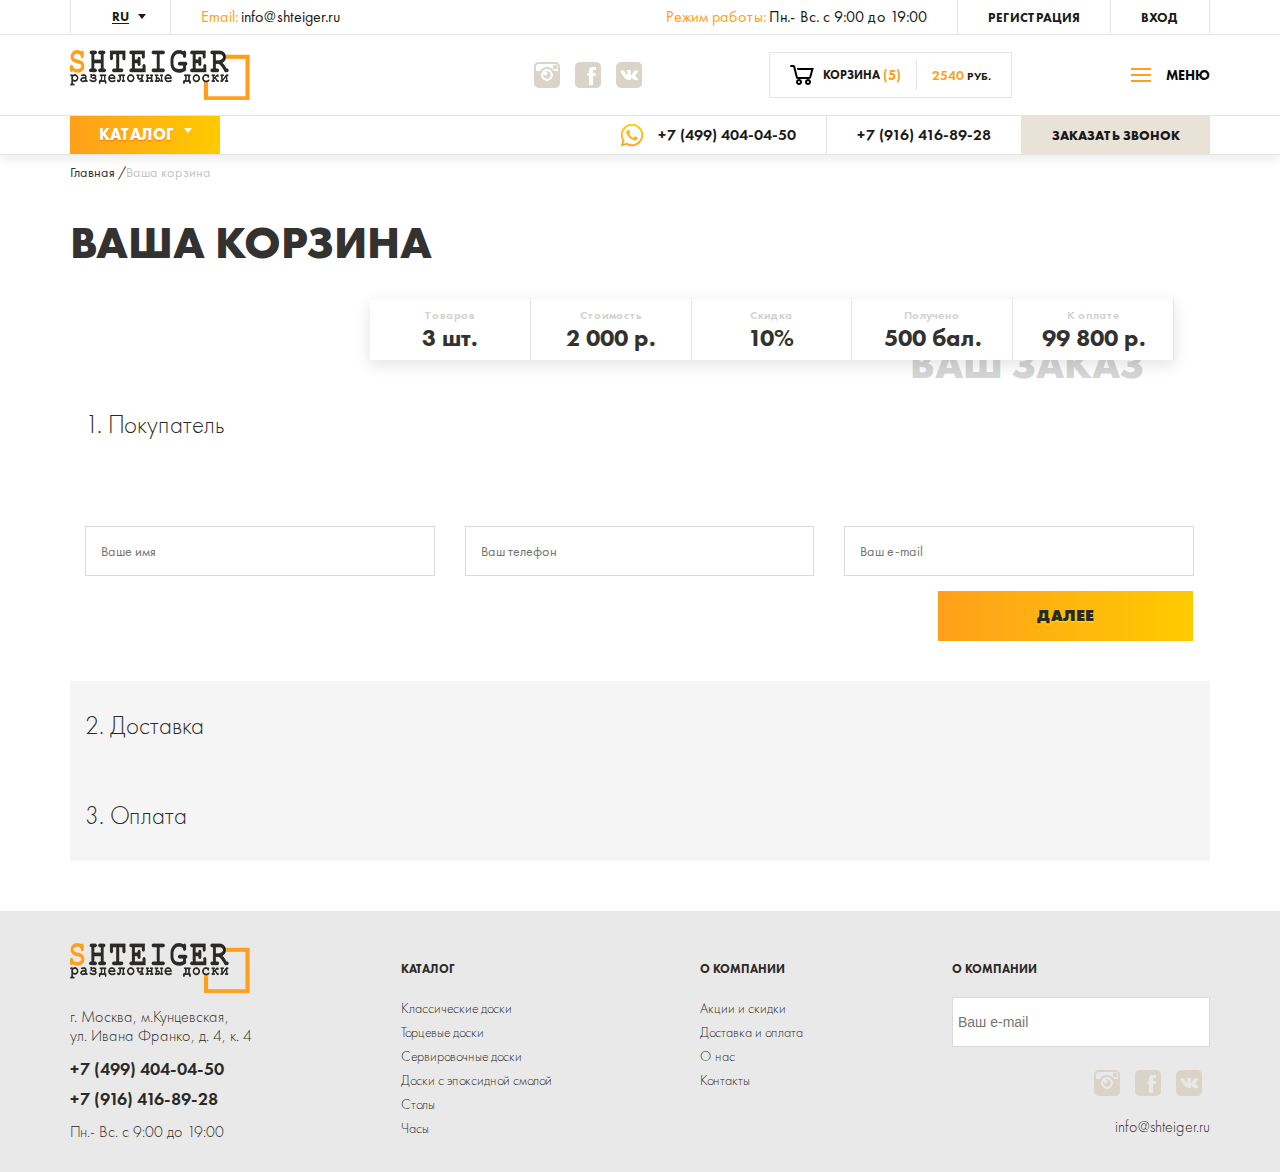
<file: basket2.html>
<!DOCTYPE html>
<html lang="ru">

<head>
	<meta charset="utf-8">
	<meta name="viewport" content="width=device-width, initial-scale=1">
	<link rel="stylesheet" href="css/slick.css">
	<link rel="stylesheet" href="css/style.css">
	<title>Корзина</title>
</head>

<body>
	<header class="header">
		<nav id="my-menu" class="nav">
			<ul>
				<li><a href="index.html" class="anchor">Главная</a></li>
				<li><a href="catalog.html" class="anchor">Каталог</a></li>
				<li><a href="sale.html" class="anchor">Акции и скидки</a></li>
				<li><a href="delivery.html" class="anchor">Доставка и оплата</a></li>
				<li><a href="cooperation.html" class="anchor">Сотрудничество</a></li>
				<li><a href="about.html" class="anchor">Контакты</a></li>

			</ul>

		</nav>
		<div class="header__top">
			<div class="wrapper">
				<div class="header__inner">
					<div class="currency">
						<span class="currency__selected">RU</span>
						<ul class="currency__list">
							<li class="currency__item">
								<a href="">EN</a>
							</li>
							<li class="currency__item">
								<a href="">BY</a>
							</li>
						</ul>
					</div>
					<div class="information">
						<div class="information__email">
							<span class="email">Email: <a href="mailto:info@shteiger.ru">info@shteiger.ru</a></span>
						</div>
						<div class="mode">
							<span class="mode__shop">Режим работы: <span>Пн.- Вс. с 9:00 до 19:00</span></span>
						</div>
					</div>
					<div class="account">
						<ul class="account__list">
							<li class="account__item">
								<a class="account__link" href="">Регистрация</a>
							</li>
							<li class="account__item">
								<a class="account__link popup-btn" href="">Вход</a>
							</li>
						</ul>
					</div>
				</div>
			</div>
		</div>
		<div class="header__middle">

			<div class="wrapper">
				<div class="header__inner">
					<div class="logo">
						<a href="">SHTEIGER</a>
					</div>
					<div class="header__info">
						<div class="header__social">
							<ul class="social__list">
								<li class="social__item">
									<a href=""></a>
								</li>
								<li class="social__item">
									<a href=""></a>
								</li>
								<li class="social__item">
									<a href=""></a>
								</li>
							</ul>
						</div>
						<div class="cart">
							<div class="cart__count">
								<i class="icon-cart"></i>
								<div class="cart__title">
									<span>Корзина</span>
									<span>(5)</span>
								</div>
							</div>
							<div class="cart__price">
								<span class="cart__total">2540 <span>руб.</span></span>
							</div>
						</div>
						<div class="menu-button">
							<i class="icon-menu"></i>
							<span class="menu-title">Меню</span>
						</div>


					</div>
				</div>
			</div>

		</div>
		<div class="menu">
			<div class="wrapper">
				<div class="header__inner">
					<div class="menu-dropdown">
						<a class="menu-dropdown__title">Каталог</a>
						<i class="icon-current"></i>
						<div class="sub-menu">
							<ul>
								<li><a href="">Классические доски</a></li>
								<li><a href="">Торцевые доски</a></li>
								<li><a href="">Сервировочные доски</a></li>
								<li><a href="">Доски с эпоксидной смолой</a></li>
								<li><a href="">Столы</a></li>
								<li><a href="">Часы</a></li>
							</ul>
						</div>
					</div>
					<div class="feedback">
						<ul class="feedback__list">
							<li class="feedback__item">
								<i class="icon-whatsapp"></i>
								<a href="tel:+74994040450">+7 (499) 404-04-50</a>
							</li>
							<li class="feedback__item">
								<a href="tel:+79164168928">+7 (916) 416-89-28</a>
							</li>
							<li class="feedback__item feedback__item_btn">
								<a href="">Заказать звонок</a>
							</li>
						</ul>
					</div>
				</div>
			</div>
		</div>
	</header>

	<!--============хлебные крошки===============-->


	<section class="basket">
		<div class="wrapper">
			<div class="breadcrumbs">
				<a href="#">Главная / </a>
				<a href="#" class="active">Ваша корзина</a>
			</div>
		</div>

		<div class="wrapper">
			<div class="titleBask2">
				<h1>Ваша корзина</h1>
			</div>
		</div>
	</section>

	<div class="container">
		<section class="itogForm">
			<div class="itogForm__item">
				<p>Товаров</p>
				<span>3 шт.</span>
			</div>
			<div class="itogForm__item">
				<p>Стоимость</p>
				<span>2 000 р.</span>
			</div>
			<div class="itogForm__item">
				<p>Скидка</p>
				<span>10%</span>
			</div>
			<div class="itogForm__item">
				<p>Получено</p>
				<span>500 бал.</span>
			</div>
			<div class="itogForm__item">
				<p>К оплате</p>
				<span>99 800 р.</span>
			</div>
		</section>

		<!--Начало формы-->
		<section class="formTop">
			<div class="formTop__item">
				<p>1. Покупатель</p>
			</div>
			<div class="formTop__item"><a href="#" class="accordion_head">Редактировать</a></div>


			<section class="accordion_body">
				<div class="accordion_body__item"><input type="text" placeholder="Ваше имя"></div>
				<div class="accordion_body__item"><input type="text" placeholder="Ваш телефон"></div>
				<div class="accordion_body__item"><input type="text" placeholder="Ваш e-mail"></div>

				<div class="accordion_body__item"><a href="#" class="formBtn">Далее</a></div>


			</section>
		</section>

		<section class="formMiddleTitle">
			<div class="formMiddleTitle__item">
				<p class="active">2. Доставка</p>
			</div>
			<div class="formMiddleTitle__item"><a href="#" class="accordion_head2">Редактировать</a></div>

		</section>
		<section class="formMiddle">

			<div class="formMiddle__item"><input type="text" placeholder="Населённый пункт"></div>
			<div class="formMiddle__item"><input type="text" placeholder="Улица"></div>
			<div class="formMiddle__item"><input type="text" placeholder="Номер дома"></div>
			<div class="formMiddle__item"><input type="text" placeholder="Номер квартиры (если есть)"></div>
			<div class="formMiddle__item"><input type="text" placeholder="Примичание (необязательно)"></div>
			<div class="formMiddle__item"><a href="#" class="delivery">Далее</a></div>
			<div class="formMiddle__item">
				<div class="formMiddle__item__checkbox">
					<input id="contactChoice1" type="radio" name="contact" value="">
					<label for="contactChoice1">Самовывоз </label>
					<span> (г. Москва, ул. Ивана франко д 4 к 4)</span>
					<a href="#">Показать на карте</a>
				</div>
			</div>
			<div class="formMiddle__item">
				<div class="formMiddle__item__checkbox">
					<input id="contactChoice2" type="radio" name="contact" value="">
					<label for="contactChoice2">СДЕК </label>
					<span> (2-4 дня)</span>
				</div>
			</div>
			<div class="formMiddle__item">
				<div class="formMiddle__item__checkbox">
					<input id="checkB3" type="radio" name="contact" value="">
					<label for="checkB3">Срочная доставка по Москве </label>
					<span> (0-1 день) </span>
				</div>
			</div>
			<div class="formMiddle__item">
				<div class="formMiddle__item__checkbox">
					<input id="checkB4" type="radio" name="contact" value="">
					<label for="checkB4">Почта России </label>
					<span> (3-7 дней) </span>
				</div>
			</div>
		</section>

		<section class="formBottom">
			<div class="formBottom__item">
				<p class="titleForm3">3. Оплата</p>
			</div>


			<div class="formBottom__item bottom">
				<div class="formBottom__item__checkbox">
					<input id="checkB5" type="radio" name="contact" value="">
					<label for="checkB5">Вариант оплаты № 1</label>
				</div>
			</div>
			<div class="formBottom__item bottom">
				<div class="formBottom__item__checkbox">
					<input id="checkB6" type="radio" name="contact" value="">
					<label for="checkB6">Вариант оплаты № 2</label>
				</div>
			</div>
			<div class="formBottom__item bottom">
				<div class="formBottom__item__checkbox">
					<input id="checkB7" type="radio" name="contact" value="">
					<label for="checkB7">Вариант оплаты № 3</label>
				</div>
			</div>
			<div class="formBottom__item bottom">
				<div class="formBottom__item__checkbox">
					<input id="checkB8" type="radio" name="contact" value="">
					<label for="checkB8">Вариант оплаты № 4</label>
				</div>
			</div>
			<div class="formBottom__item bottom"><input type="text" placeholder="Примичание (необязательно)"></div>
			<div class="formBottom__item bottom"><a href="#" class="formBtnDown">Далее</a></div>
		</section>


	</div>


	<footer class="footer">
		<div class="wrapper">
			<div class="footer__inner">
				<div class="footer__item">
					<div class="footer__logo">
						<a href="">SHTEIGER</a>
					</div>
					<div class="footer__adress">
						г. Москва, м.Кунцевская, <br>ул. Ивана Франко, д. 4, к. 4
					</div>
					<ul class="phone">
						<li>
							<a href="">+7 (499) 404-04-50</a>
						</li>
						<li>
							<a href="">+7 (916) 416-89-28</a>
						</li>
					</ul>
					<div class="footer__open">
						Пн.- Вс. с 9:00 до 19:00
					</div>
				</div>
				<div class="footer__item">
					<div class="footer__heading">
						<span>Каталог</span>
					</div>
					<ul class="footer__menu">
						<li>
							<a href="">Классические доски</a>
						</li>
						<li>
							<a href="">Торцевые доски</a>
						</li>
						<li>
							<a href="">Сервировочные доски</a>
						</li>
						<li>
							<a href="">Доски с эпоксидной смолой</a>
						</li>
						<li>
							<a href="">Столы</a>
						</li>
						<li>
							<a href="">Часы</a>
						</li>
					</ul>
				</div>
				<div class="footer__item">
					<div class="footer__heading">
						<span>О компании</span>
					</div>
					<ul class="footer__menu">
						<li>
							<a href="">Акции и скидки</a>
						</li>
						<li>
							<a href="">Доставка и оплата</a>
						</li>
						<li>
							<a href="">О нас</a>
						</li>
						<li>
							<a href="">Контакты</a>
						</li>
					</ul>
				</div>
				<div class="footer__item">
					<div class="footer__heading">
						<span>О компании</span>
					</div>
					<div class="footer__newsaller">
						<input type="text" placeholder="Ваш e-mail">
					</div>
					<div class="footer__social">
						<ul class="social__list">
							<li class="social__item">
								<a href=""></a>
							</li>
							<li class="social__item">
								<a href=""></a>
							</li>
							<li class="social__item">
								<a href=""></a>
							</li>
						</ul>
					</div>
					<div class="footer__email">
						<a href="mailto:info@shteiger.ru">info@shteiger.ru</a>
					</div>
				</div>
			</div>
		</div>
	</footer>
	<!--  Модальное окно-->
	<div class="popup">
		<!-- само белое Модальное окно-->
		<div class="popup-dialog">
			<!-- содежимое Модального окна-->
			<div class="popup-content">
				<button class="popup-close">&times</button>
				<h4 class="popup-header">Вход</h4>
				<div class="popup-form">
					<form>
						<label for="email">Ваш e - mail - это логин</label>
						<input type="email" class="main-form-input" id="email" placeholder="Ваш e - mail"
							name="user_name" required>
						<label for="tel">Ваш телефон - это пароль</label>
						<input type="tel" class="main-form-input" id="tel" placeholder=" Ваш телефон" name="user_phone"
							required>
						<button class="formBtn" type="submit" name="send_user">Войти</button>

					</form>
				</div>
			</div>
		</div>
	</div>

	<script src='https://ajax.googleapis.com/ajax/libs/jquery/3.2.1/jquery.min.js'></script>
	<script src='js/slick.min.js'></script>
	<script src='js/main.js'></script>
</body>
</file>
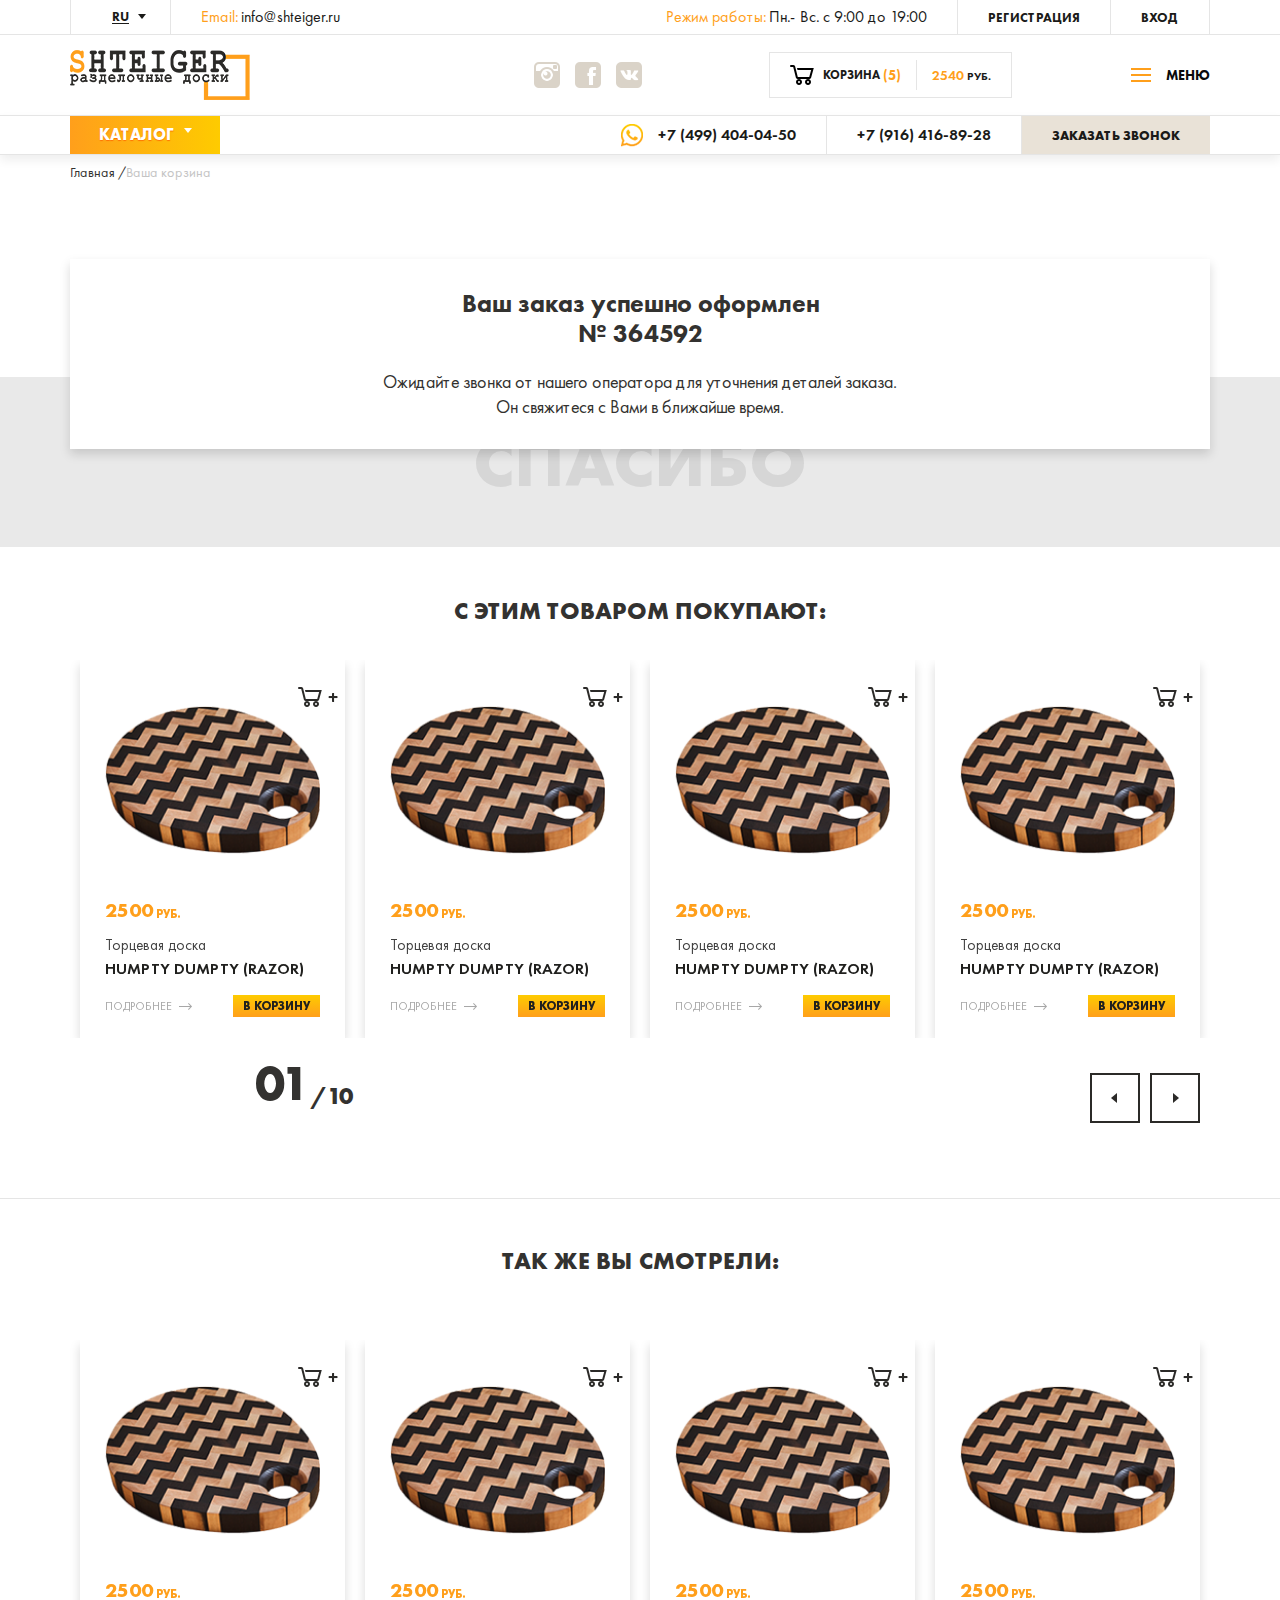
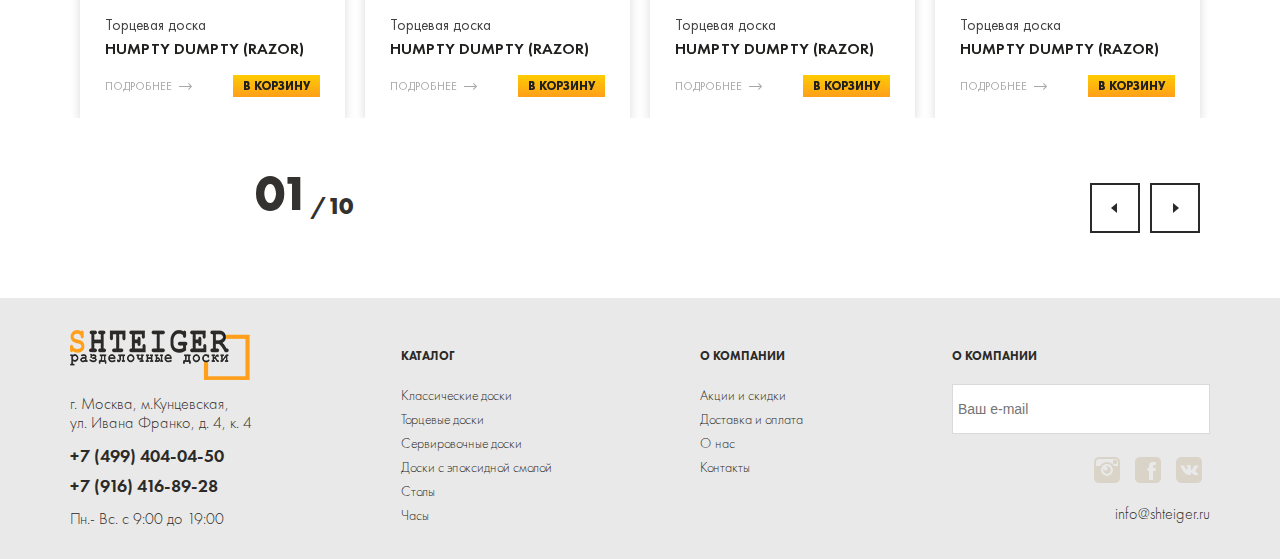
<file: basket3.html>
<!DOCTYPE html>
<html lang="ru">

<head>
	<meta charset="utf-8">
	<meta name="viewport" content="width=device-width, initial-scale=1">
	<link rel="stylesheet" href="css/slick.css">
	<link rel="stylesheet" href="css/style.css">
	<title>Корзина</title>
</head>

<body>
	<header class="header">
		<nav id="my-menu" class="nav">
			<ul>
				<li><a href="index.html" class="anchor">Главная</a></li>
				<li><a href="catalog.html" class="anchor">Каталог</a></li>
				<li><a href="sale.html" class="anchor">Акции и скидки</a></li>
				<li><a href="delivery.html" class="anchor">Доставка и оплата</a></li>
				<li><a href="cooperation.html" class="anchor">Сотрудничество</a></li>
				<li><a href="about.html" class="anchor">Контакты</a></li>

			</ul>

		</nav>
		<div class="header__top">
			<div class="wrapper">
				<div class="header__inner">
					<div class="currency">
						<span class="currency__selected">RU</span>
						<ul class="currency__list">
							<li class="currency__item">
								<a href="">EN</a>
							</li>
							<li class="currency__item">
								<a href="">BY</a>
							</li>
						</ul>
					</div>
					<div class="information">
						<div class="information__email">
							<span class="email">Email: <a href="mailto:info@shteiger.ru">info@shteiger.ru</a></span>
						</div>
						<div class="mode">
							<span class="mode__shop">Режим работы: <span>Пн.- Вс. с 9:00 до 19:00</span></span>
						</div>
					</div>
					<div class="account">
						<ul class="account__list">
							<li class="account__item">
								<a class="account__link" href="">Регистрация</a>
							</li>
							<li class="account__item">
								<a class="account__link popup-btn" href="">Вход</a>
							</li>
						</ul>
					</div>
				</div>
			</div>
		</div>
		<div class="header__middle">

			<div class="wrapper">
				<div class="header__inner">
					<div class="logo">
						<a href="">SHTEIGER</a>
					</div>
					<div class="header__info">
						<div class="header__social">
							<ul class="social__list">
								<li class="social__item">
									<a href=""></a>
								</li>
								<li class="social__item">
									<a href=""></a>
								</li>
								<li class="social__item">
									<a href=""></a>
								</li>
							</ul>
						</div>
						<div class="cart">
							<div class="cart__count">
								<i class="icon-cart"></i>
								<div class="cart__title">
									<span>Корзина</span>
									<span>(5)</span>
								</div>
							</div>
							<div class="cart__price">
								<span class="cart__total">2540 <span>руб.</span></span>
							</div>
						</div>
						<div class="menu-button">
							<i class="icon-menu"></i>
							<span class="menu-title">Меню</span>
						</div>


					</div>
				</div>
			</div>

		</div>
		<div class="menu">
			<div class="wrapper">
				<div class="header__inner">
					<div class="menu-dropdown">
						<a class="menu-dropdown__title">Каталог</a>
						<i class="icon-current"></i>
						<div class="sub-menu">
							<ul>
								<li><a href="">Классические доски</a></li>
								<li><a href="">Торцевые доски</a></li>
								<li><a href="">Сервировочные доски</a></li>
								<li><a href="">Доски с эпоксидной смолой</a></li>
								<li><a href="">Столы</a></li>
								<li><a href="">Часы</a></li>
							</ul>
						</div>
					</div>
					<div class="feedback">
						<ul class="feedback__list">
							<li class="feedback__item">
								<i class="icon-whatsapp"></i>
								<a href="tel:+74994040450">+7 (499) 404-04-50</a>
							</li>
							<li class="feedback__item">
								<a href="tel:+79164168928">+7 (916) 416-89-28</a>
							</li>
							<li class="feedback__item feedback__item_btn">
								<a href="">Заказать звонок</a>
							</li>
						</ul>
					</div>
				</div>
			</div>
		</div>
	</header>


	<!--============хлебные крошки===============-->


	<section class="basket">
		<div class="wrapper">
			<div class="breadcrumbs">
				<a href="#">Главная / </a>
				<a href="#" class="active">Ваша корзина</a>
			</div>
		</div>
	</section>



	<section class="thanks">
		<div class="wrapper">
			<div class="thanks__container">
				<p>Ваш заказ успешно оформлен <br>
					№ 364592</p>
				<span>Ожидайте звонка от нашего оператора для уточнения деталей заказа. Он свяжитеся с Вами в ближайше
					время.</span>
			</div>
		</div>
	</section>

	<section class="block-slider">
		<div class="wrapper">
			<div class="slider-title">
				<span>С этим товаром покупают:</span>
			</div>
		</div>


		<!---слайдер-->
		<div class="wrapper">
			<!-- <div class="basket-slider"> -->
			<div class="basketSlider">

				<!------------product 1------------>

				<div class="basketItem">
					<div class="basketSale">-15%</div>
					<button class="basketCart" href="#">
						<img src="image/cart-product.png" alt="img">
					</button>
					<div class="basketItem__image">
						<a href="">
							<img src="image/product.png" alt="product">
						</a>
					</div>
					<div class="basketItem__price">
						2500
						<span>Руб.</span>

						<div class="basketItem__priceSale">
							2500
							<span>Руб.</span>
						</div>
					</div>

					<span class="basketItem__cat">
						Торцевая доска
					</span>
					<a class="basketItem__link" href="">Humpty dumpty (Razor)</a>
					<div class="basketItem__links">
						<a href="">Подробнее <i class="icon-link"></i></a>
						<a href="#" type="button" class="btnBask">В корзину</a>
					</div>
				</div>
				<!------------product 2------------>

				<div class="basketItem">
					<button class="basketCart" href="#">
						<img src="image/cart-product.png" alt="img">
					</button>
					<div class="basketItem__image">
						<a href="">
							<img src="image/product.png" alt="product">
						</a>
					</div>
					<div class="basketItem__price">
						2500
						<span>Руб.</span>
					</div>
					<span class="basketItem__cat">
						Торцевая доска
					</span>
					<a class="basketItem__link" href="">Humpty dumpty (Razor)</a>
					<div class="basketItem__links">
						<a href="">Подробнее <i class="icon-link"></i></a>
						<a href="#" type="button" class="btnBask">В корзину</a>

					</div>
				</div>
				<!------------product 3------------>

				<div class="basketItem">
					<button class="basketCart" href="#">
						<img src="image/cart-product.png" alt="img">
					</button>
					<div class="basketItem__image">
						<a href="">
							<img src="image/product.png" alt="product">
						</a>
					</div>
					<div class="basketItem__price">
						2500
						<span>Руб.</span>
					</div>
					<span class="basketItem__cat">
						Торцевая доска
					</span>
					<a class="basketItem__link" href="">Humpty dumpty (Razor)</a>
					<div class="basketItem__links">
						<a href="">Подробнее <i class="icon-link"></i></a>
						<a href="#" type="button" class="btnBask">В корзину</a>

					</div>
				</div>
				<!------------product 4------------>

				<div class="basketItem">
					<button class="basketCart" href="#">
						<img src="image/cart-product.png" alt="img">
					</button>
					<div class="basketItem__image">
						<a href="">
							<img src="image/product.png" alt="product">
						</a>
					</div>
					<div class="basketItem__price">
						2500
						<span>Руб.</span>
					</div>
					<span class="basketItem__cat">
						Торцевая доска
					</span>
					<a class="basketItem__link" href="">Humpty dumpty (Razor)</a>
					<div class="basketItem__links">
						<a href="">Подробнее <i class="icon-link"></i></a>
						<a href="#" type="button" class="btnBask">В корзину</a>

					</div>
				</div>

				<!------------product 5------------>

				<div class="basketItem">
					<button class="basketCart" href="#">
						<img src="image/cart-product.png" alt="img">
					</button>
					<div class="basketItem__image">
						<a href="">
							<img src="image/product.png" alt="product">
						</a>
					</div>
					<div class="basketItem__price">
						2500
						<span>Руб.</span>
					</div>
					<span class="basketItem__cat">
						Торцевая доска
					</span>
					<a class="basketItem__link" href="">Humpty dumpty (Razor)</a>
					<div class="basketItem__links">
						<a href="">Подробнее <i class="icon-link"></i></a>
						<a href="#" type="button" class="btnBask">В корзину</a>

					</div>
				</div>

				<!------------product 6------------>

				<div class="basketItem">
					<button class="basketCart" href="#">
						<img src="image/cart-product.png" alt="img">
					</button>
					<div class="basketItem__image">
						<a href="">
							<img src="image/product.png" alt="product">
						</a>
					</div>
					<div class="basketItem__price">
						2500
						<span>Руб.</span>
					</div>
					<span class="basketItem__cat">
						Торцевая доска
					</span>
					<a class="basketItem__link" href="">Humpty dumpty (Razor)</a>
					<div class="basketItem__links">
						<a href="">Подробнее <i class="icon-link"></i></a>
						<a href="#" type="button" class="btnBask">В корзину</a>

					</div>
				</div>

				<!------------product 7------------>

				<div class="basketItem">
					<button class="basketCart" href="#">
						<img src="image/cart-product.png" alt="img">
					</button>
					<div class="basketItem__image">
						<a href="">
							<img src="image/product.png" alt="product">
						</a>
					</div>
					<div class="basketItem__price">
						2500
						<span>Руб.</span>
					</div>
					<span class="basketItem__cat">
						Торцевая доска
					</span>
					<a class="basketItem__link" href="">Humpty dumpty (Razor)</a>
					<div class="basketItem__links">
						<a href="">Подробнее <i class="icon-link"></i></a>
						<a href="#" type="button" class="btnBask">В корзину</a>

					</div>
				</div>

				<!------------product 8------------>

				<div class="basketItem">
					<button class="basketCart" href="#">
						<img src="image/cart-product.png" alt="img">
					</button>
					<div class="basketItem__image">
						<a href="">
							<img src="image/product.png" alt="product">
						</a>
					</div>
					<div class="basketItem__price">
						2500
						<span>Руб.</span>
					</div>
					<span class="basketItem__cat">
						Торцевая доска
					</span>
					<a class="basketItem__link" href="">Humpty dumpty (Razor)</a>
					<div class="basketItem__links">
						<a href="">Подробнее <i class="icon-link"></i></a>
						<a href="#" type="button" class="btnBask">В корзину</a>

					</div>
				</div>

				<!------------product 9------------>

				<div class="basketItem">
					<button class="basketCart" href="#">
						<img src="image/cart-product.png" alt="img">
					</button>
					<div class="basketItem__image">
						<a href="">
							<img src="image/product.png" alt="product">
						</a>
					</div>
					<div class="basketItem__price">
						2500
						<span>Руб.</span>
					</div>
					<span class="basketItem__cat">
						Торцевая доска
					</span>
					<a class="basketItem__link" href="">Humpty dumpty (Razor)</a>
					<div class="basketItem__links">
						<a href="">Подробнее <i class="icon-link"></i></a>
						<a href="#" type="button" class="btnBask">В корзину</a>

					</div>
				</div>

				<!------------product 10------------>

				<div class="basketItem">
					<button class="basketCart" href="#">
						<img src="image/cart-product.png" alt="img">
					</button>
					<div class="basketItem__image">
						<a href="">
							<img src="image/product.png" alt="product">
						</a>
					</div>
					<div class="basketItem__price">
						2500
						<span>Руб.</span>
					</div>
					<span class="basketItem__cat">
						Торцевая доска
					</span>
					<a class="basketItem__link" href="">Humpty dumpty (Razor)</a>
					<div class="basketItem__links">
						<a href="">Подробнее <i class="icon-link"></i></a>
						<a href="#" type="button" class="btnBask">В корзину</a>

					</div>
				</div>
			</div>
		</div>




		<!-- </div> -->
		<div class="pagingInfoBask"><span class="current-slideBask">01</span><span class="all-slideBask">/10</span>
		</div>

		<div class="bordBot padding30"></div>
		<!---слайдер-->
		<div class="wrapper">
			<div class="slider-title">
				<span>Так же Вы смотрели:</span>
			</div>
		</div>
		<div class="wrapper">

			<!-- <div class="basket-slider"> -->
			<div class="basketSlider padding30">

				<!------------product 1------------>

				<div class="basketItem">
					<button class="basketCart" href="#">
						<img src="image/cart-product.png" alt="img">
					</button>
					<div class="basketItem__image">
						<a href="">
							<img src="image/product.png" alt="product">
						</a>
					</div>
					<div class="basketItem__price">
						2500
						<span>Руб.</span>
					</div>
					<span class="basketItem__cat">
						Торцевая доска
					</span>
					<a class="basketItem__link" href="">Humpty dumpty (Razor)</a>
					<div class="basketItem__links">
						<a href="">Подробнее <i class="icon-link"></i></a>
						<a href="#" type="button" class="btnBask">В корзину</a>

					</div>
				</div>
				<!------------product 2------------>

				<div class="basketItem">
					<button class="basketCart" href="#">
						<img src="image/cart-product.png" alt="img">
					</button>
					<div class="basketItem__image">
						<a href="">
							<img src="image/product.png" alt="product">
						</a>
					</div>
					<div class="basketItem__price">
						2500
						<span>Руб.</span>
					</div>
					<span class="basketItem__cat">
						Торцевая доска
					</span>
					<a class="basketItem__link" href="">Humpty dumpty (Razor)</a>
					<div class="basketItem__links">
						<a href="">Подробнее <i class="icon-link"></i></a>
						<a href="#" type="button" class="btnBask">В корзину</a>

					</div>
				</div>
				<!------------product 3------------>

				<div class="basketItem">
					<button class="basketCart" href="#">
						<img src="image/cart-product.png" alt="img">
					</button>
					<div class="basketItem__image">
						<a href="">
							<img src="image/product.png" alt="product">
						</a>
					</div>
					<div class="basketItem__price">
						2500
						<span>Руб.</span>
					</div>
					<span class="basketItem__cat">
						Торцевая доска
					</span>
					<a class="basketItem__link" href="">Humpty dumpty (Razor)</a>
					<div class="basketItem__links">
						<a href="">Подробнее <i class="icon-link"></i></a>
						<a href="#" type="button" class="btnBask">В корзину</a>

					</div>
				</div>
				<!------------product 4------------>

				<div class="basketItem">
					<button class="basketCart" href="#">
						<img src="image/cart-product.png" alt="img">
					</button>
					<div class="basketItem__image">
						<a href="">
							<img src="image/product.png" alt="product">
						</a>
					</div>
					<div class="basketItem__price">
						2500
						<span>Руб.</span>
					</div>
					<span class="basketItem__cat">
						Торцевая доска
					</span>
					<a class="basketItem__link" href="">Humpty dumpty (Razor)</a>
					<div class="basketItem__links">
						<a href="">Подробнее <i class="icon-link"></i></a>
						<a href="#" type="button" class="btnBask">В корзину</a>

					</div>
				</div>

				<!------------product 5------------>

				<div class="basketItem">
					<button class="basketCart" href="#">
						<img src="image/cart-product.png" alt="img">
					</button>
					<div class="basketItem__image">
						<a href="">
							<img src="image/product.png" alt="product">
						</a>
					</div>
					<div class="basketItem__price">
						2500
						<span>Руб.</span>
					</div>
					<span class="basketItem__cat">
						Торцевая доска
					</span>
					<a class="basketItem__link" href="">Humpty dumpty (Razor)</a>
					<div class="basketItem__links">
						<a href="">Подробнее <i class="icon-link"></i></a>
						<a href="#" type="button" class="btnBask">В корзину</a>

					</div>
				</div>

				<!------------product 6------------>

				<div class="basketItem">
					<button class="basketCart" href="#">
						<img src="image/cart-product.png" alt="img">
					</button>
					<div class="basketItem__image">
						<a href="">
							<img src="image/product.png" alt="product">
						</a>
					</div>
					<div class="basketItem__price">
						2500
						<span>Руб.</span>
					</div>
					<span class="basketItem__cat">
						Торцевая доска
					</span>
					<a class="basketItem__link" href="">Humpty dumpty (Razor)</a>
					<div class="basketItem__links">
						<a href="">Подробнее <i class="icon-link"></i></a>
						<a href="#" type="button" class="btnBask">В корзину</a>

					</div>
				</div>

				<!------------product 7------------>

				<div class="basketItem">
					<button class="basketCart" href="#">
						<img src="image/cart-product.png" alt="img">
					</button>
					<div class="basketItem__image">
						<a href="">
							<img src="image/product.png" alt="product">
						</a>
					</div>
					<div class="basketItem__price">
						2500
						<span>Руб.</span>
					</div>
					<span class="basketItem__cat">
						Торцевая доска
					</span>
					<a class="basketItem__link" href="">Humpty dumpty (Razor)</a>
					<div class="basketItem__links">
						<a href="">Подробнее <i class="icon-link"></i></a>
						<a href="#" type="button" class="btnBask">В корзину</a>

					</div>
				</div>

				<!------------product 8------------>

				<div class="basketItem">
					<button class="basketCart" href="#">
						<img src="image/cart-product.png" alt="img">
					</button>
					<div class="basketItem__image">
						<a href="">
							<img src="image/product.png" alt="product">
						</a>
					</div>
					<div class="basketItem__price">
						2500
						<span>Руб.</span>
					</div>
					<span class="basketItem__cat">
						Торцевая доска
					</span>
					<a class="basketItem__link" href="">Humpty dumpty (Razor)</a>
					<div class="basketItem__links">
						<a href="">Подробнее <i class="icon-link"></i></a>
						<a href="#" type="button" class="btnBask">В корзину</a>

					</div>
				</div>

				<!------------product 9------------>

				<div class="basketItem">
					<button class="basketCart" href="#">
						<img src="image/cart-product.png" alt="img">
					</button>
					<div class="basketItem__image">
						<a href="">
							<img src="image/product.png" alt="product">
						</a>
					</div>
					<div class="basketItem__price">
						2500
						<span>Руб.</span>
					</div>
					<span class="basketItem__cat">
						Торцевая доска
					</span>
					<a class="basketItem__link" href="">Humpty dumpty (Razor)</a>
					<div class="basketItem__links">
						<a href="">Подробнее <i class="icon-link"></i></a>
						<a href="#" type="button" class="btnBask">В корзину</a>

					</div>
				</div>

				<!------------product 10------------>

				<div class="basketItem">
					<button class="basketCart" href="#">
						<img src="image/cart-product.png" alt="img">
					</button>
					<div class="basketItem__image">
						<a href="">
							<img src="image/product.png" alt="product">
						</a>
					</div>
					<div class="basketItem__price">
						2500
						<span>Руб.</span>
					</div>
					<span class="basketItem__cat">
						Торцевая доска
					</span>
					<a class="basketItem__link" href="">Humpty dumpty (Razor)</a>
					<div class="basketItem__links">
						<a href="">Подробнее <i class="icon-link"></i></a>
						<a href="#" type="button" class="btnBask">В корзину</a>

					</div>
				</div>
			</div>
		</div>




		<!-- </div> -->
		<div class="pagingInfoBask2"><span class="current-slideBask2">01</span><span class="all-slideBask2">/10</span>
		</div>


	</section>


	<footer class="footer">
		<div class="wrapper">
			<div class="footer__inner">
				<div class="footer__item">
					<div class="footer__logo">
						<a href="">SHTEIGER</a>
					</div>
					<div class="footer__adress">
						г. Москва, м.Кунцевская, <br>ул. Ивана Франко, д. 4, к. 4
					</div>
					<ul class="phone">
						<li>
							<a href="">+7 (499) 404-04-50</a>
						</li>
						<li>
							<a href="">+7 (916) 416-89-28</a>
						</li>
					</ul>
					<div class="footer__open">
						Пн.- Вс. с 9:00 до 19:00
					</div>
				</div>
				<div class="footer__item">
					<div class="footer__heading">
						<span>Каталог</span>
					</div>
					<ul class="footer__menu">
						<li>
							<a href="">Классические доски</a>
						</li>
						<li>
							<a href="">Торцевые доски</a>
						</li>
						<li>
							<a href="">Сервировочные доски</a>
						</li>
						<li>
							<a href="">Доски с эпоксидной смолой</a>
						</li>
						<li>
							<a href="">Столы</a>
						</li>
						<li>
							<a href="">Часы</a>
						</li>
					</ul>
				</div>
				<div class="footer__item">
					<div class="footer__heading">
						<span>О компании</span>
					</div>
					<ul class="footer__menu">
						<li>
							<a href="">Акции и скидки</a>
						</li>
						<li>
							<a href="">Доставка и оплата</a>
						</li>
						<li>
							<a href="">О нас</a>
						</li>
						<li>
							<a href="">Контакты</a>
						</li>
					</ul>
				</div>
				<div class="footer__item">
					<div class="footer__heading">
						<span>О компании</span>
					</div>
					<div class="footer__newsaller">
						<input type="text" placeholder="Ваш e-mail">
					</div>
					<div class="footer__social">
						<ul class="social__list">
							<li class="social__item">
								<a href=""></a>
							</li>
							<li class="social__item">
								<a href=""></a>
							</li>
							<li class="social__item">
								<a href=""></a>
							</li>
						</ul>
					</div>
					<div class="footer__email">
						<a href="mailto:info@shteiger.ru">info@shteiger.ru</a>
					</div>
				</div>
			</div>
		</div>
	</footer>

	<!-- <script src="https://ajax.googleapis.com/ajax/libs/jquery/1.12.4/jquery.min.js"></script> -->

	<script src='https://ajax.googleapis.com/ajax/libs/jquery/3.2.1/jquery.min.js'></script>
	<script src='js/slick.min.js'></script>
	<script src='js/main.js'></script>
</body>
</file>
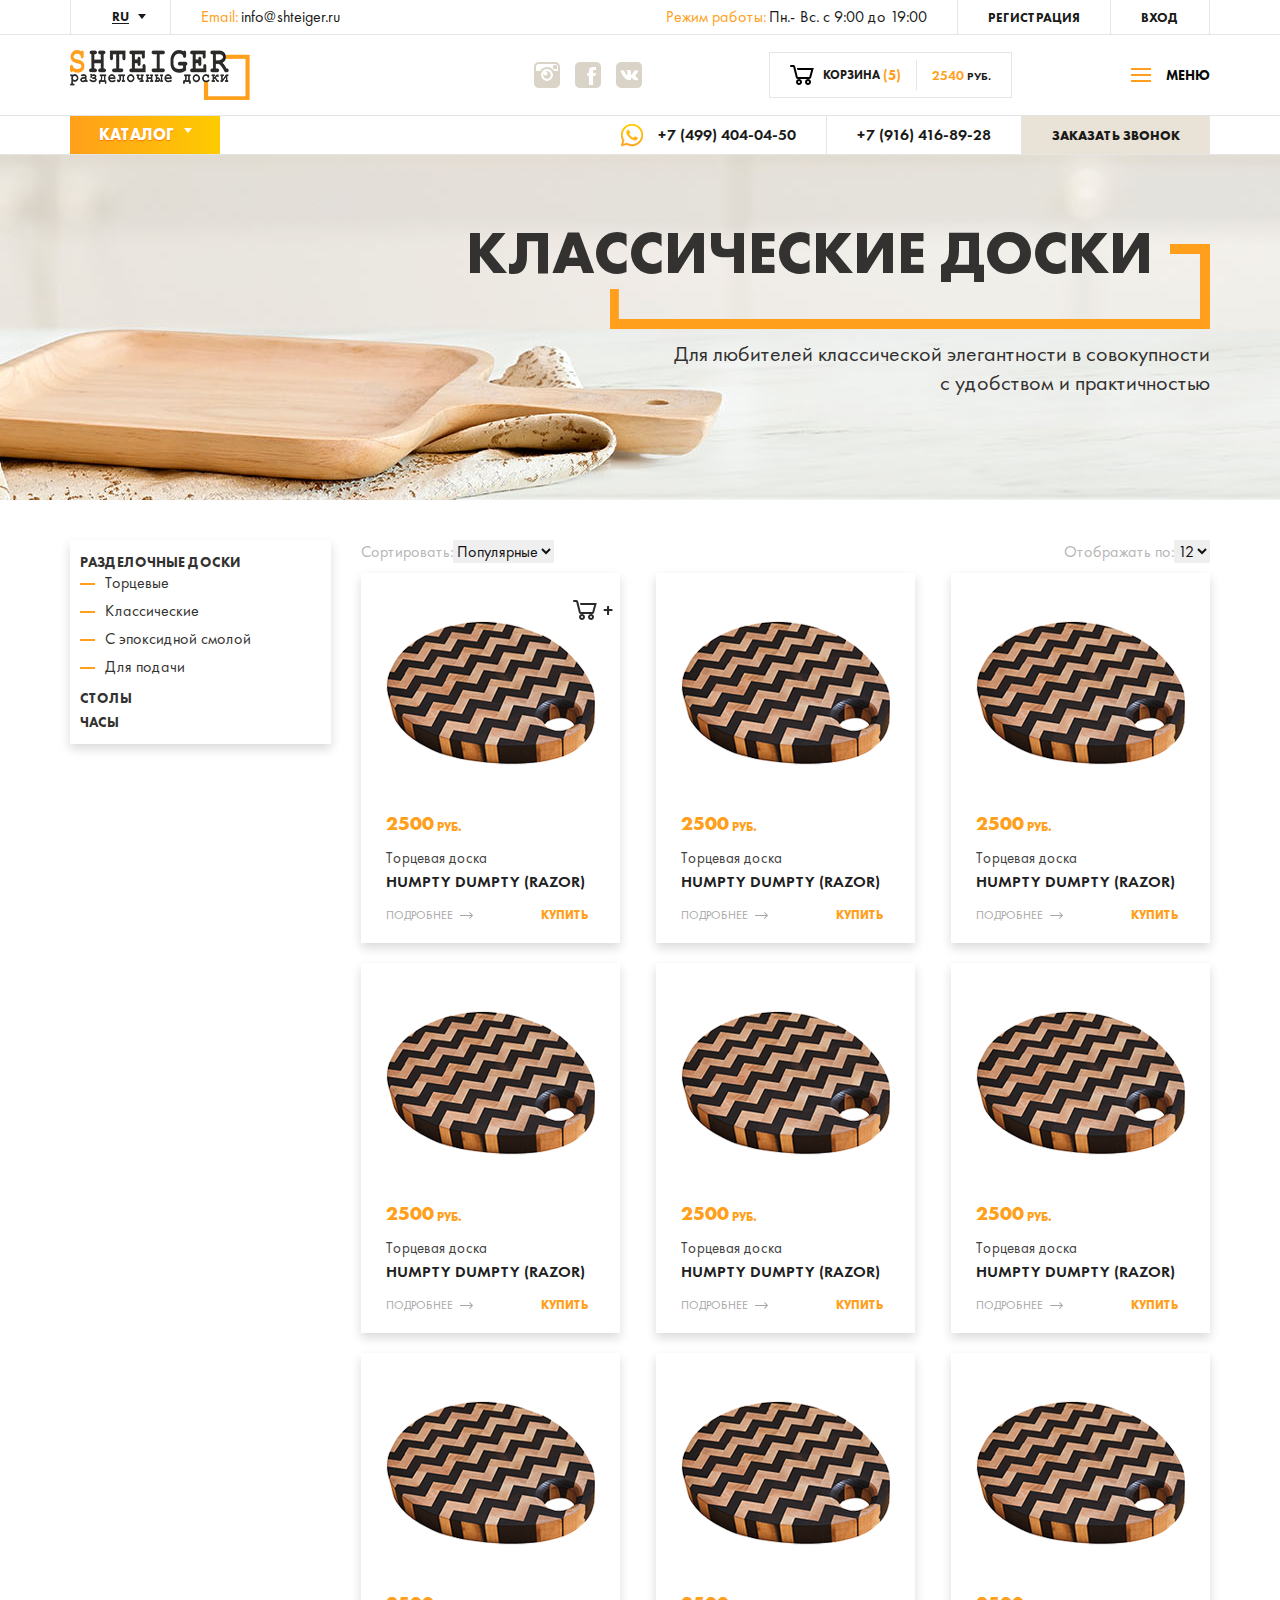
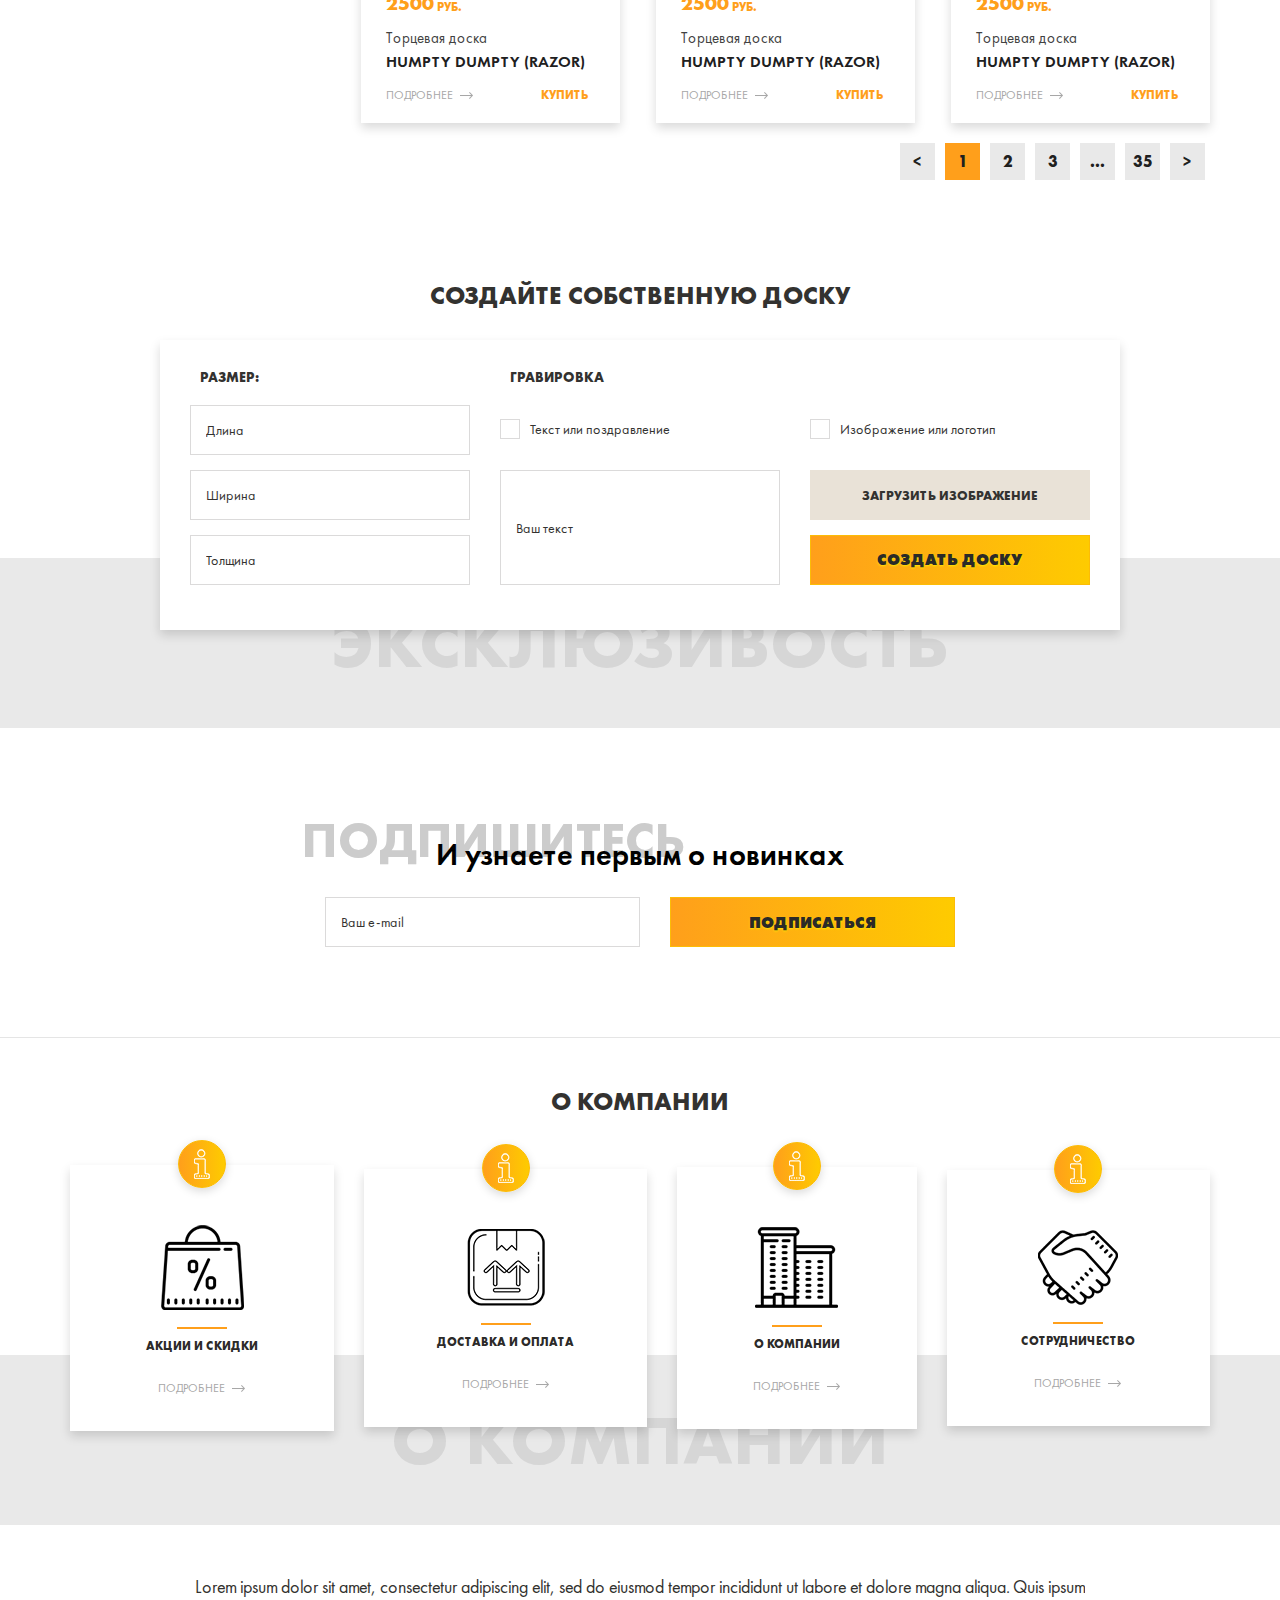
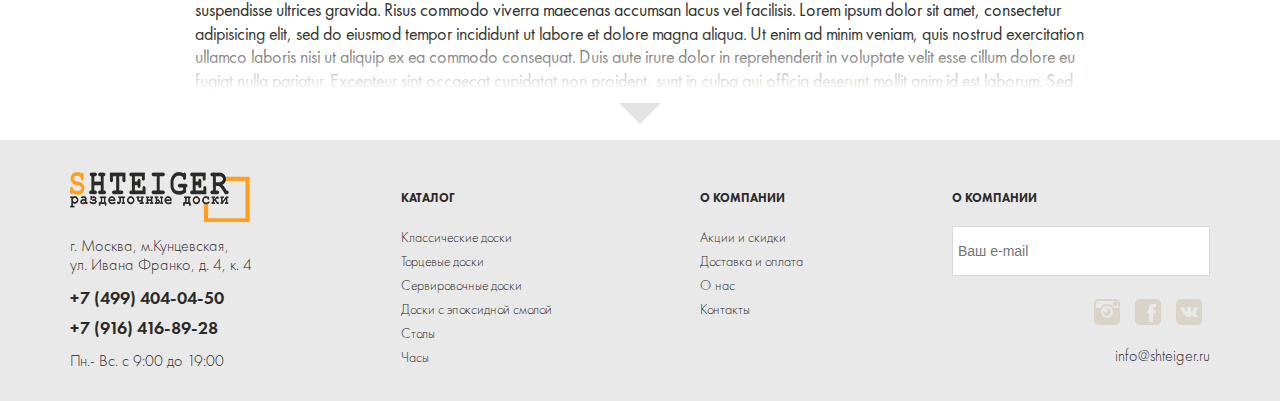
<file: catalog.html>
<!DOCTYPE html>
<html lang="ru">

<head>
	<meta charset="utf-8">
	<meta name="viewport" content="width=device-width, initial-scale=1">
	<link rel="stylesheet" href="css/slick.css">
	<link rel="stylesheet" href="css/style.css">
	<title>Каталог</title>
</head>

<body>
	<header class="header">
		<nav id="my-menu" class="nav">
			<ul>
				<li><a href="index.html" class="anchor">Главная</a></li>
				<li><a href="catalog.html" class="anchor">Каталог</a></li>
				<li><a href="sale.html" class="anchor">Акции и скидки</a></li>
				<li><a href="delivery.html" class="anchor">Доставка и оплата</a></li>
				<li><a href="cooperation.html" class="anchor">Сотрудничество</a></li>
				<li><a href="about.html" class="anchor">Контакты</a></li>

			</ul>

		</nav>
		<div class="header__top">
			<div class="wrapper">
				<div class="header__inner">
					<div class="currency">
						<span class="currency__selected">RU</span>
						<ul class="currency__list">
							<li class="currency__item">
								<a href="">EN</a>
							</li>
							<li class="currency__item">
								<a href="">BY</a>
							</li>
						</ul>
					</div>
					<div class="information">
						<div class="information__email">
							<span class="email">Email: <a href="mailto:info@shteiger.ru">info@shteiger.ru</a></span>
						</div>
						<div class="mode">
							<span class="mode__shop">Режим работы: <span>Пн.- Вс. с 9:00 до 19:00</span></span>
						</div>
					</div>
					<div class="account">
						<ul class="account__list">
							<li class="account__item">
								<a class="account__link" href="">Регистрация</a>
							</li>
							<li class="account__item">
								<a class="account__link popup-btn" href="">Вход</a>
							</li>
						</ul>
					</div>
				</div>
			</div>
		</div>
		<div class="header__middle">

			<div class="wrapper">
				<div class="header__inner">
					<div class="logo">
						<a href="">SHTEIGER</a>
					</div>
					<div class="header__info">
						<div class="header__social">
							<ul class="social__list">
								<li class="social__item">
									<a href=""></a>
								</li>
								<li class="social__item">
									<a href=""></a>
								</li>
								<li class="social__item">
									<a href=""></a>
								</li>
							</ul>
						</div>
						<div class="cart">
							<div class="cart__count">
								<i class="icon-cart"></i>
								<div class="cart__title">
									<span>Корзина</span>
									<span>(5)</span>
								</div>
							</div>
							<div class="cart__price">
								<span class="cart__total">2540 <span>руб.</span></span>
							</div>
						</div>
						<div class="menu-button">
							<i class="icon-menu"></i>
							<span class="menu-title">Меню</span>
						</div>


					</div>
				</div>
			</div>

		</div>
		<div class="menu">
			<div class="wrapper">
				<div class="header__inner">
					<div class="menu-dropdown">
						<a class="menu-dropdown__title">Каталог</a>
						<i class="icon-current"></i>
						<div class="sub-menu">
							<ul>
								<li><a href="">Классические доски</a></li>
								<li><a href="">Торцевые доски</a></li>
								<li><a href="">Сервировочные доски</a></li>
								<li><a href="">Доски с эпоксидной смолой</a></li>
								<li><a href="">Столы</a></li>
								<li><a href="">Часы</a></li>
							</ul>
						</div>
					</div>
					<div class="feedback">
						<ul class="feedback__list">
							<li class="feedback__item">
								<i class="icon-whatsapp"></i>
								<a href="tel:+74994040450">+7 (499) 404-04-50</a>
							</li>
							<li class="feedback__item">
								<a href="tel:+79164168928">+7 (916) 416-89-28</a>
							</li>
							<li class="feedback__item feedback__item_btn">
								<a href="">Заказать звонок</a>
							</li>
						</ul>
					</div>
				</div>
			</div>
		</div>
	</header>
	<main class="catalog">
		<div class="banner">
			<div class="catalog__heading">
				<h1>Классические доски</h1>
				<span>Для любителей классической элегантности в совокупности<br> с удобством и практичностью</span>
			</div>
		</div>
		<div class="wrapper">
			<div class="catalog__inner">
				<div class="aside">
					<span class="toggleMenu">Каталог</span>
					<div class="menu-category">
						<span>Разделочные доски</span>
						<ul>
							<li>
								<a href="">Торцевые</a>
							</li>
							<li>
								<a href="">Классические</a>
							</li>
							<li>
								<a href="">С эпоксидной смолой</a>
							</li>
							<li>
								<a href="">Для подачи</a>
							</li>
						</ul>
						<a class="menu-link" href="">Столы</a>
						<a class="menu-link" href="">Часы</a>
					</div>
				</div>
				<div class="main-catalog">
					<div class="sort">
						<div class="sort__item">
							<label>Сортировать:</label>
							<select>
								<option>Популярные</option>
							</select>
						</div>
						<div class="sort__item">
							<label>Отображать по:</label>
							<select>
								<option>12</option>
							</select>
						</div>
					</div>
					<div class="catalog__product">
						<div class="product">
							<button class="addCart" href="">
								<img src="image/cart-product.png" alt="img">
							</button>
							<div class="product__image">
								<a href="">
									<img src="image/product.png" alt="product">
								</a>
							</div>
							<div class="product__price">
								2500
								<span>Руб.</span>
							</div>
							<span class="product__cat">
								Торцевая доска
							</span>
							<a class="product__link" href="">Humpty dumpty (Razor)</a>
							<div class="product__links">
								<a href="">Подробнее <i class="icon-link"></i></a>
								<button type="button">Купить</button>
							</div>
						</div>
						<div class="product">
							<div class="product__image">
								<a href="">
									<img src="image/product.png" alt="product">
								</a>
							</div>
							<div class="product__price">
								2500
								<span>Руб.</span>
							</div>
							<span class="product__cat">
								Торцевая доска
							</span>
							<a class="product__link" href="">Humpty dumpty (Razor)</a>
							<div class="product__links">
								<a href="">Подробнее <i class="icon-link"></i></a>
								<button type="button">Купить</button>
							</div>
						</div>
						<div class="product">
							<div class="product__image">
								<a href="">
									<img src="image/product.png" alt="product">
								</a>
							</div>
							<div class="product__price">
								2500
								<span>Руб.</span>
							</div>
							<span class="product__cat">
								Торцевая доска
							</span>
							<a class="product__link" href="">Humpty dumpty (Razor)</a>
							<div class="product__links">
								<a href="">Подробнее <i class="icon-link"></i></a>
								<button type="button">Купить</button>
							</div>
						</div>
						<div class="product">
							<div class="product__image">
								<a href="">
									<img src="image/product.png" alt="product">
								</a>
							</div>
							<div class="product__price">
								2500
								<span>Руб.</span>
							</div>
							<span class="product__cat">
								Торцевая доска
							</span>
							<a class="product__link" href="">Humpty dumpty (Razor)</a>
							<div class="product__links">
								<a href="">Подробнее <i class="icon-link"></i></a>
								<button type="button">Купить</button>
							</div>
						</div>
						<div class="product">
							<div class="product__image">
								<a href="">
									<img src="image/product.png" alt="product">
								</a>
							</div>
							<div class="product__price">
								2500
								<span>Руб.</span>
							</div>
							<span class="product__cat">
								Торцевая доска
							</span>
							<a class="product__link" href="">Humpty dumpty (Razor)</a>
							<div class="product__links">
								<a href="">Подробнее <i class="icon-link"></i></a>
								<button type="button">Купить</button>
							</div>
						</div>
						<div class="product">
							<div class="product__image">
								<a href="">
									<img src="image/product.png" alt="product">
								</a>
							</div>
							<div class="product__price">
								2500
								<span>Руб.</span>
							</div>
							<span class="product__cat">
								Торцевая доска
							</span>
							<a class="product__link" href="">Humpty dumpty (Razor)</a>
							<div class="product__links">
								<a href="">Подробнее <i class="icon-link"></i></a>
								<button type="button">Купить</button>
							</div>
						</div>
						<div class="product">
							<div class="product__image">
								<a href="">
									<img src="image/product.png" alt="product">
								</a>
							</div>
							<div class="product__price">
								2500
								<span>Руб.</span>
							</div>
							<span class="product__cat">
								Торцевая доска
							</span>
							<a class="product__link" href="">Humpty dumpty (Razor)</a>
							<div class="product__links">
								<a href="">Подробнее <i class="icon-link"></i></a>
								<button type="button">Купить</button>
							</div>
						</div>
						<div class="product">
							<div class="product__image">
								<a href="">
									<img src="image/product.png" alt="product">
								</a>
							</div>
							<div class="product__price">
								2500
								<span>Руб.</span>
							</div>
							<span class="product__cat">
								Торцевая доска
							</span>
							<a class="product__link" href="">Humpty dumpty (Razor)</a>
							<div class="product__links">
								<a href="">Подробнее <i class="icon-link"></i></a>
								<button type="button">Купить</button>
							</div>
						</div>
						<div class="product">
							<div class="product__image">
								<a href="">
									<img src="image/product.png" alt="product">
								</a>
							</div>
							<div class="product__price">
								2500
								<span>Руб.</span>
							</div>
							<span class="product__cat">
								Торцевая доска
							</span>
							<a class="product__link" href="">Humpty dumpty (Razor)</a>
							<div class="product__links">
								<a href="">Подробнее <i class="icon-link"></i></a>
								<button type="button">Купить</button>
							</div>
						</div>
					</div>
					<div class="pagination">
						<ul>
							<li>
								<a href="">
									<</a> </li> <li class="active">
										<a href="">1</a>
							</li>
							<li>
								<a href="">2</a>
							</li>
							<li>
								<a href="">3</a>
							</li>
							<li>
								<a href="">...</a>
							</li>
							<li>
								<a href="">35</a>
							</li>
							<li>
								<a href="">></a>
							</li>
						</ul>
					</div>
				</div>
			</div>
		</div>
	</main>
	<section class="catalog-form">
		<div class="wrapper">
			<div class="catalog-form__title">
				<span>Создайте собственную доску</span>
			</div>
			<div class="form">
				<div class="form__item">
					<label>Размер:</label>
					<input type="text" placeholder="Длина">
					<input type="text" placeholder="Ширина">
					<input type="text" placeholder="Толщина">
				</div>
				<div class="form__item">
					<label>Гравировка</label>
					<div class="form__checkbox">
						<input id="check" type="checkbox">
						<label for="check">Текст или поздравление</label>
					</div>
					<input class="textaria" type="text" placeholder="Ваш текст">
				</div>
				<div class="form__item">
					<div class="form__checkbox">
						<input id="check1" type="checkbox">
						<label for="check1">Изображение или логотип</label>
					</div>
					<div class="form__button">
						<span>Загрузить изображение</span>
						<a href="">Создать доску</a>
					</div>
				</div>
			</div>
		</div>
	</section>
	<section class="home-newsletter">
		<div class="wrapper">
			<div class="newsletter">
				<div class="newsletter__title">
					<span>И узнаете первым о новинках</span>
				</div>
				<div class="newsletter__form">
					<input type="" type="text" placeholder="Ваш e-mail">
					<button type="submit">Подписаться</button>
				</div>
			</div>
		</div>
	</section>
	<section class="home-about">
		<div class="wrapper">
			<div class="home-about__title">
				<h2>О компании</h2>
			</div>
			<div class="company">
				<div class="company__item">
					<i class="icon-info"></i>
					<img src="image/company-1.png" alt="img">
					<span>Акции и скидки</span>
					<a href="">Подробнее <i class="icon-link"></i></a>
				</div>
				<div class="company__item">
					<i class="icon-info"></i>
					<img src="image/company-2.png" alt="img">
					<span>Доставка и оплата</span>
					<a href="">Подробнее <i class="icon-link"></i></a>
				</div>
				<div class="company__item">
					<i class="icon-info"></i>
					<img src="image/company-3.png" alt="img">
					<span>О компании</span>
					<a href="">Подробнее <i class="icon-link"></i></a>
				</div>
				<div class="company__item">
					<i class="icon-info"></i>
					<img src="image/company-4.png" alt="img">
					<span>Сотрудничество</span>
					<a href="">Подробнее <i class="icon-link"></i></a>
				</div>
			</div>
		</div>
	</section>
	<section class="home-description">
		<div class="wrapper">
			<div class="home-description__text">
				<p>Lorem ipsum dolor sit amet, consectetur adipiscing elit, sed do eiusmod tempor incididunt ut labore
					et dolore magna aliqua. Quis ipsum suspendisse ultrices gravida. Risus commodo viverra maecenas
					accumsan lacus vel facilisis. Lorem ipsum dolor sit amet, consectetur adipisicing elit, sed do
					eiusmod tempor incididunt ut labore et dolore magna aliqua. Ut enim ad minim veniam, quis nostrud
					exercitation ullamco laboris nisi ut aliquip ex ea commodo consequat. Duis aute irure dolor in
					reprehenderit in voluptate velit esse cillum dolore eu fugiat nulla pariatur. Excepteur sint
					occaecat cupidatat non proident, sunt in culpa qui officia deserunt mollit anim id est laborum. Sed
					ut perspiciatis unde omnis iste natus error sit voluptatem accusantium doloremque laudantium, totam
					rem aperiam, eaque ipsa quae ab illo inventore veritatis et quasi architecto beatae vitae dicta sunt
					explicabo. Nemo enim ipsam voluptatem quia voluptas sit aspernatur aut odit aut fugit, sed quia
					consequuntur magni dolores eos qui ratione voluptatem sequi nesciunt. Neque porro quisquam est, qui
					dolorem ipsum quia dolor sit amet, consectetur, adipisci velit, sed quia non numquam eius modi
					tempora incidunt ut labore et dolore magnam aliquam quaerat voluptatem.</p>
			</div>
			<span class="home-description__current"></span>
		</div>
	</section>
	<footer class="footer">
		<div class="wrapper">
			<div class="footer__inner">
				<div class="footer__item">
					<div class="footer__logo">
						<a href="">SHTEIGER</a>
					</div>
					<div class="footer__adress">
						г. Москва, м.Кунцевская, <br>ул. Ивана Франко, д. 4, к. 4
					</div>
					<ul class="phone">
						<li>
							<a href="">+7 (499) 404-04-50</a>
						</li>
						<li>
							<a href="">+7 (916) 416-89-28</a>
						</li>
					</ul>
					<div class="footer__open">
						Пн.- Вс. с 9:00 до 19:00
					</div>
				</div>
				<div class="footer__item">
					<div class="footer__heading">
						<span>Каталог</span>
					</div>
					<ul class="footer__menu">
						<li>
							<a href="">Классические доски</a>
						</li>
						<li>
							<a href="">Торцевые доски</a>
						</li>
						<li>
							<a href="">Сервировочные доски</a>
						</li>
						<li>
							<a href="">Доски с эпоксидной смолой</a>
						</li>
						<li>
							<a href="">Столы</a>
						</li>
						<li>
							<a href="">Часы</a>
						</li>
					</ul>
				</div>
				<div class="footer__item">
					<div class="footer__heading">
						<span>О компании</span>
					</div>
					<ul class="footer__menu">
						<li>
							<a href="sale.html">Акции и скидки</a>
						</li>
						<li>
							<a href="delivery.html">Доставка и оплата</a>
						</li>
						<li>
							<a href="about.html">О нас</a>
						</li>
						<li>
							<a href="about.html">Контакты</a>
						</li>
					</ul>
				</div>
				<div class="footer__item">
					<div class="footer__heading">
						<span>О компании</span>
					</div>
					<div class="footer__newsaller">
						<input type="text" placeholder="Ваш e-mail">
					</div>
					<div class="footer__social">
						<ul class="social__list">
							<li class="social__item">
								<a href=""></a>
							</li>
							<li class="social__item">
								<a href=""></a>
							</li>
							<li class="social__item">
								<a href=""></a>
							</li>
						</ul>
					</div>
					<div class="footer__email">
						<a href="mailto:info@shteiger.ru">info@shteiger.ru</a>
					</div>
				</div>
			</div>
		</div>
	</footer>
	<!--  Модальное окно-->
	<div class="popup">
		<!-- само белое Модальное окно-->
		<div class="popup-dialog">
			<!-- содежимое Модального окна-->
			<div class="popup-content">
				<button class="popup-close">&times</button>
				<h4 class="popup-header">Вход</h4>
				<div class="popup-form">
					<form>
						<label for="email">Ваш e - mail - это логин</label>
						<input type="email" class="main-form-input" id="email" placeholder="Ваш e - mail"
							name="user_name" required>
						<label for="tel">Ваш телефон - это пароль</label>
						<input type="tel" class="main-form-input" id="tel" placeholder=" Ваш телефон" name="user_phone"
							required>
						<button class="formBtn" type="submit" name="send_user">Войти</button>

					</form>
				</div>
			</div>
		</div>
	</div>
	<script src='https://ajax.googleapis.com/ajax/libs/jquery/3.2.1/jquery.min.js'></script>
	<script src='js/slick.min.js'></script>
	<script src='js/main.js'></script>
</body>
</body>

</html>
</file>
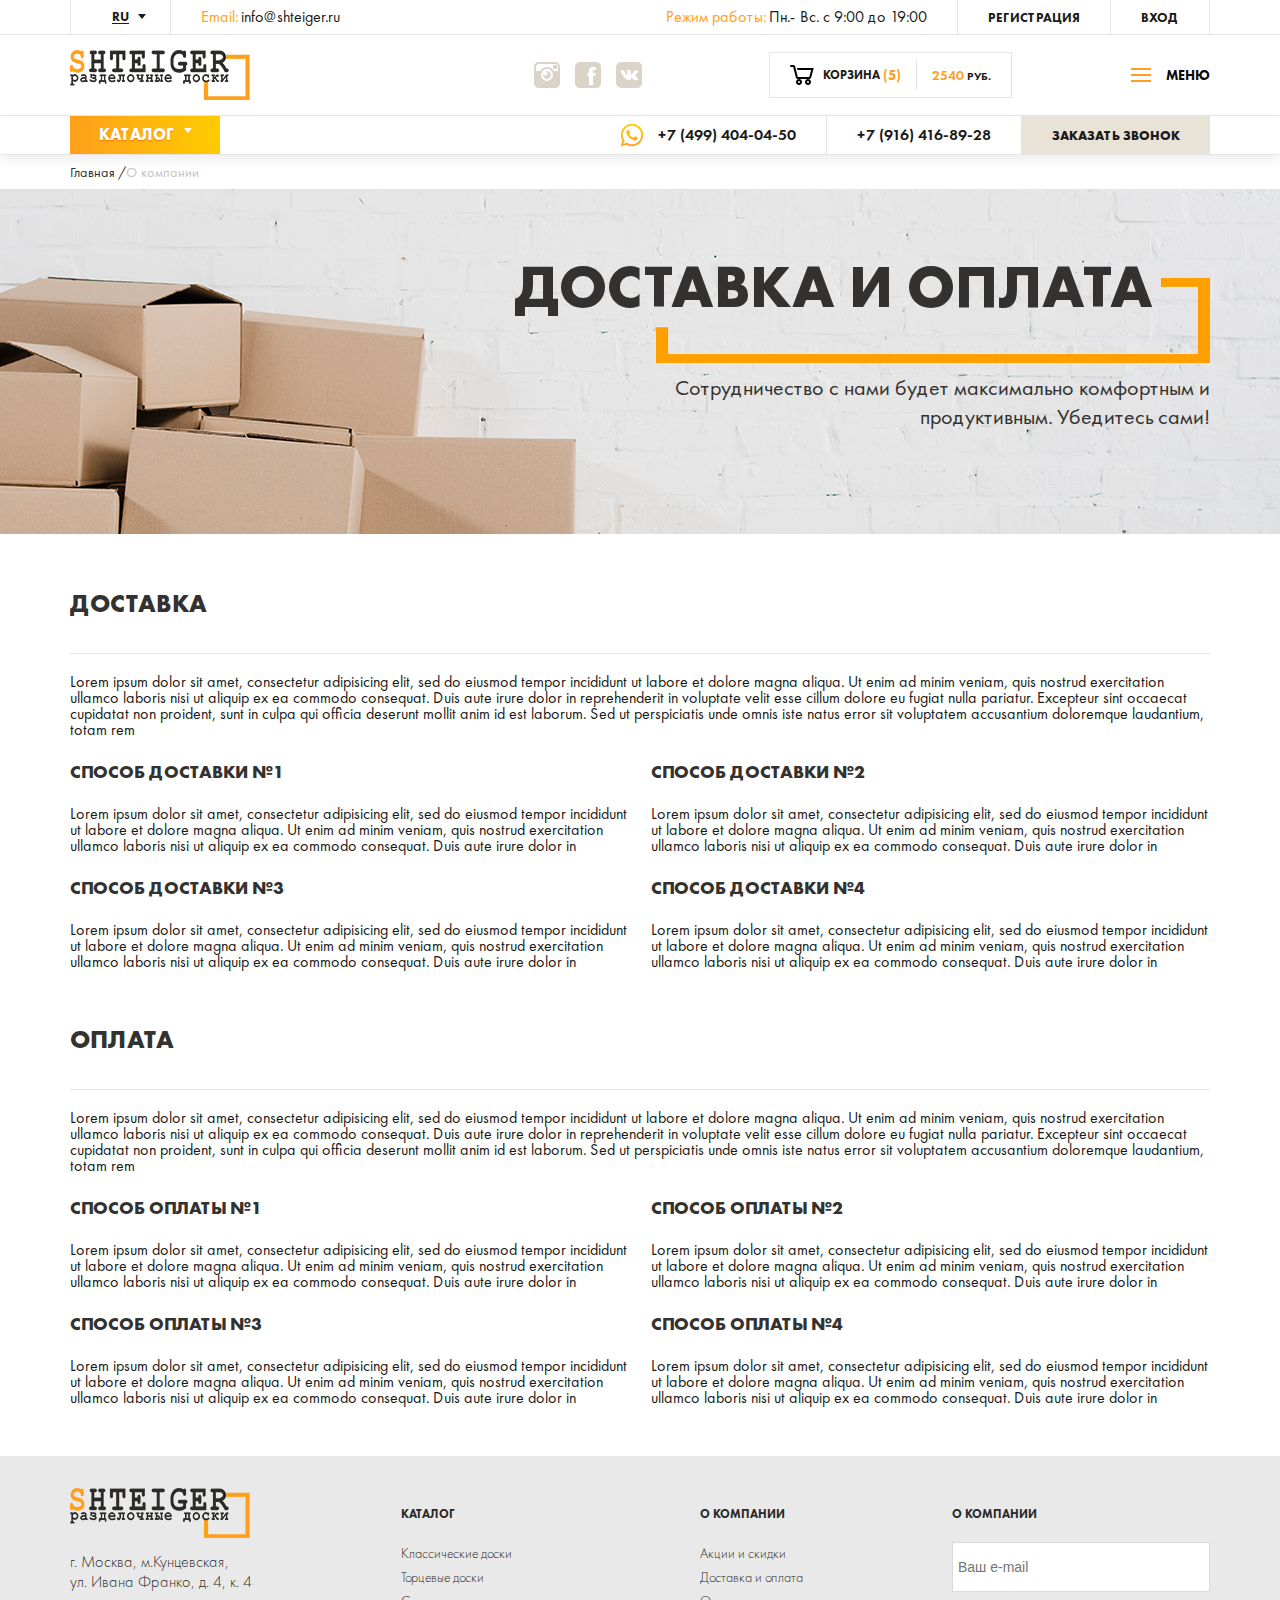
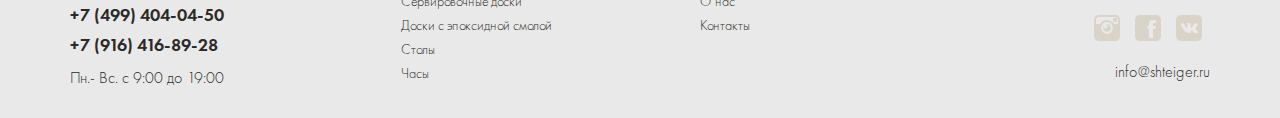
<file: delivery.html>
<!DOCTYPE html>
<html lang="ru">

<head>
	<meta charset="utf-8">
	<meta name="viewport" content="width=device-width, initial-scale=1">
	<link rel="stylesheet" href="css/slick.css">
	<link rel="stylesheet" href="css/style.css">
	<title>Доставка и оплата</title>
</head>

<body>
	<header class="header">
		<nav id="my-menu" class="nav">
			<ul>
				<li><a href="index.html" class="anchor">Главная</a></li>
				<li><a href="catalog.html" class="anchor">Каталог</a></li>
				<li><a href="sale.html" class="anchor">Акции и скидки</a></li>
				<li><a href="delivery.html" class="anchor">Доставка и оплата</a></li>
				<li><a href="cooperation.html" class="anchor">Сотрудничество</a></li>
				<li><a href="about.html" class="anchor">Контакты</a></li>

			</ul>

		</nav>
		<div class="header__top">
			<div class="wrapper">
				<div class="header__inner">
					<div class="currency">
						<span class="currency__selected">RU</span>
						<ul class="currency__list">
							<li class="currency__item">
								<a href="">EN</a>
							</li>
							<li class="currency__item">
								<a href="">BY</a>
							</li>
						</ul>
					</div>
					<div class="information">
						<div class="information__email">
							<span class="email">Email: <a href="mailto:info@shteiger.ru">info@shteiger.ru</a></span>
						</div>
						<div class="mode">
							<span class="mode__shop">Режим работы: <span>Пн.- Вс. с 9:00 до 19:00</span></span>
						</div>
					</div>
					<div class="account">
						<ul class="account__list">
							<li class="account__item">
								<a class="account__link" href="">Регистрация</a>
							</li>
							<li class="account__item">
								<a class="account__link popup-btn" href="">Вход</a>
							</li>
						</ul>
					</div>
				</div>
			</div>
		</div>
		<div class="header__middle">

			<div class="wrapper">
				<div class="header__inner">
					<div class="logo">
						<a href="">SHTEIGER</a>
					</div>
					<div class="header__info">
						<div class="header__social">
							<ul class="social__list">
								<li class="social__item">
									<a href=""></a>
								</li>
								<li class="social__item">
									<a href=""></a>
								</li>
								<li class="social__item">
									<a href=""></a>
								</li>
							</ul>
						</div>
						<div class="cart">
							<div class="cart__count">
								<i class="icon-cart"></i>
								<div class="cart__title">
									<span>Корзина</span>
									<span>(5)</span>
								</div>
							</div>
							<div class="cart__price">
								<span class="cart__total">2540 <span>руб.</span></span>
							</div>
						</div>
						<div class="menu-button">
							<i class="icon-menu"></i>
							<span class="menu-title">Меню</span>
						</div>


					</div>
				</div>
			</div>

		</div>
		<div class="menu">
			<div class="wrapper">
				<div class="header__inner">
					<div class="menu-dropdown">
						<a class="menu-dropdown__title">Каталог</a>
						<i class="icon-current"></i>
						<div class="sub-menu">
							<ul>
								<li><a href="">Классические доски</a></li>
								<li><a href="">Торцевые доски</a></li>
								<li><a href="">Сервировочные доски</a></li>
								<li><a href="">Доски с эпоксидной смолой</a></li>
								<li><a href="">Столы</a></li>
								<li><a href="">Часы</a></li>
							</ul>
						</div>
					</div>
					<div class="feedback">
						<ul class="feedback__list">
							<li class="feedback__item">
								<i class="icon-whatsapp"></i>
								<a href="tel:+74994040450">+7 (499) 404-04-50</a>
							</li>
							<li class="feedback__item">
								<a href="tel:+79164168928">+7 (916) 416-89-28</a>
							</li>
							<li class="feedback__item feedback__item_btn">
								<a href="">Заказать звонок</a>
							</li>
						</ul>
					</div>
				</div>
			</div>
		</div>
	</header>

	<main class="page-delivery">

		<div class="wrapper">
			<div class="breadcrumbs">
				<a href="#">Главная / </a>
				<a href="#" class="active">О компании</a>
			</div>
		</div>

		<div class="banner-delivery">


			<div class="banner-delivery__heading">
				<h1>Доставка и оплата</h1>
				<span>Сотрудничество с нами будет максимально комфортным и<br> продуктивным. Убедитесь
					сами!</span>
			</div>
		</div>

		<div class="wrapper">
			<div class="delivery-content">
				<div class="delivery-content__item">
					<p class="delivery-title">Доставка</p>
					<div class="bordBot padding10"></div>

					<span>Lorem ipsum dolor sit amet, consectetur adipisicing elit, sed do eiusmod tempor incididunt ut
						labore et dolore magna aliqua. Ut enim ad minim veniam, quis nostrud exercitation ullamco
						laboris nisi ut aliquip ex ea commodo consequat. Duis aute irure dolor in reprehenderit in
						voluptate velit esse cillum dolore eu fugiat nulla pariatur. Excepteur sint occaecat cupidatat
						non proident, sunt in culpa qui officia deserunt mollit anim id est laborum. Sed ut perspiciatis
						unde omnis iste natus error sit voluptatem accusantium doloremque laudantium, totam rem</span>
				</div>
				<div class="delivery-content__item">
					<p>Способ доставки №1</p>
					<span>Lorem ipsum dolor sit amet, consectetur adipisicing elit, sed do eiusmod tempor incididunt ut
						labore et dolore magna aliqua. Ut enim ad minim veniam, quis nostrud exercitation ullamco
						laboris nisi ut aliquip ex ea commodo consequat. Duis aute irure dolor in</span>
				</div>
				<div class="delivery-content__item">
					<p>Способ доставки №2</p>
					<span>Lorem ipsum dolor sit amet, consectetur adipisicing elit, sed do eiusmod tempor incididunt ut
						labore et dolore magna aliqua. Ut enim ad minim veniam, quis nostrud exercitation ullamco
						laboris nisi ut aliquip ex ea commodo consequat. Duis aute irure dolor in</span>
				</div>
				<div class="delivery-content__item">
					<p>Способ доставки №3</p>
					<span>Lorem ipsum dolor sit amet, consectetur adipisicing elit, sed do eiusmod tempor incididunt ut
						labore et dolore magna aliqua. Ut enim ad minim veniam, quis nostrud exercitation ullamco
						laboris nisi ut aliquip ex ea commodo consequat. Duis aute irure dolor in</span>
				</div>
				<div class="delivery-content__item">
					<p>Способ доставки №4</p>
					<span>Lorem ipsum dolor sit amet, consectetur adipisicing elit, sed do eiusmod tempor incididunt ut
						labore et dolore magna aliqua. Ut enim ad minim veniam, quis nostrud exercitation ullamco
						laboris nisi ut aliquip ex ea commodo consequat. Duis aute irure dolor in</span>
				</div>
			</div>
		</div>

		<div class="wrapper">
			<div class="delivery-content">
				<div class="delivery-content__item">
					<p class="delivery-title">Оплата</p>
					<div class="bordBot padding10"></div>

					<span>Lorem ipsum dolor sit amet, consectetur adipisicing elit, sed do eiusmod tempor incididunt ut
						labore et dolore magna aliqua. Ut enim ad minim veniam, quis nostrud exercitation ullamco
						laboris nisi ut aliquip ex ea commodo consequat. Duis aute irure dolor in reprehenderit in
						voluptate velit esse cillum dolore eu fugiat nulla pariatur. Excepteur sint occaecat cupidatat
						non proident, sunt in culpa qui officia deserunt mollit anim id est laborum. Sed ut perspiciatis
						unde omnis iste natus error sit voluptatem accusantium doloremque laudantium, totam rem</span>
				</div>
				<div class="delivery-content__item">
					<p>Способ оплаты №1</p>
					<span>Lorem ipsum dolor sit amet, consectetur adipisicing elit, sed do eiusmod tempor incididunt ut
						labore et dolore magna aliqua. Ut enim ad minim veniam, quis nostrud exercitation ullamco
						laboris nisi ut aliquip ex ea commodo consequat. Duis aute irure dolor in</span>
				</div>
				<div class="delivery-content__item">
					<p>Способ оплаты №2</p>
					<span>Lorem ipsum dolor sit amet, consectetur adipisicing elit, sed do eiusmod tempor incididunt ut
						labore et dolore magna aliqua. Ut enim ad minim veniam, quis nostrud exercitation ullamco
						laboris nisi ut aliquip ex ea commodo consequat. Duis aute irure dolor in</span>
				</div>
				<div class="delivery-content__item">
					<p>Способ оплаты №3</p>
					<span>Lorem ipsum dolor sit amet, consectetur adipisicing elit, sed do eiusmod tempor incididunt ut
						labore et dolore magna aliqua. Ut enim ad minim veniam, quis nostrud exercitation ullamco
						laboris nisi ut aliquip ex ea commodo consequat. Duis aute irure dolor in</span>
				</div>
				<div class="delivery-content__item">
					<p>Способ оплаты №4</p>
					<span>Lorem ipsum dolor sit amet, consectetur adipisicing elit, sed do eiusmod tempor incididunt ut
						labore et dolore magna aliqua. Ut enim ad minim veniam, quis nostrud exercitation ullamco
						laboris nisi ut aliquip ex ea commodo consequat. Duis aute irure dolor in</span>
				</div>
			</div>
		</div>

	</main>
	<footer class="footer">
		<div class="wrapper">
			<div class="footer__inner">
				<div class="footer__item">
					<div class="footer__logo">
						<a href="">SHTEIGER</a>
					</div>
					<div class="footer__adress">
						г. Москва, м.Кунцевская, <br>ул. Ивана Франко, д. 4, к. 4
					</div>
					<ul class="phone">
						<li>
							<a href="">+7 (499) 404-04-50</a>
						</li>
						<li>
							<a href="">+7 (916) 416-89-28</a>
						</li>
					</ul>
					<div class="footer__open">
						Пн.- Вс. с 9:00 до 19:00
					</div>
				</div>
				<div class="footer__item">
					<div class="footer__heading">
						<span>Каталог</span>
					</div>
					<ul class="footer__menu">
						<li>
							<a href="">Классические доски</a>
						</li>
						<li>
							<a href="">Торцевые доски</a>
						</li>
						<li>
							<a href="">Сервировочные доски</a>
						</li>
						<li>
							<a href="">Доски с эпоксидной смолой</a>
						</li>
						<li>
							<a href="">Столы</a>
						</li>
						<li>
							<a href="">Часы</a>
						</li>
					</ul>
				</div>
				<div class="footer__item">
					<div class="footer__heading">
						<span>О компании</span>
					</div>
					<ul class="footer__menu">
						<li>
							<a href="sale.html">Акции и скидки</a>
						</li>
						<li>
							<a href="delivery.html">Доставка и оплата</a>
						</li>
						<li>
							<a href="about.html">О нас</a>
						</li>
						<li>
							<a href="about.html">Контакты</a>
						</li>
					</ul>
				</div>
				<div class="footer__item">
					<div class="footer__heading">
						<span>О компании</span>
					</div>
					<div class="footer__newsaller">
						<input type="text" placeholder="Ваш e-mail">
					</div>
					<div class="footer__social">
						<ul class="social__list">
							<li class="social__item">
								<a href=""></a>
							</li>
							<li class="social__item">
								<a href=""></a>
							</li>
							<li class="social__item">
								<a href=""></a>
							</li>
						</ul>
					</div>
					<div class="footer__email">
						<a href="mailto:info@shteiger.ru">info@shteiger.ru</a>
					</div>
				</div>
			</div>
		</div>
	</footer>
	<!--  Модальное окно-->
	<div class="popup">
		<!-- само белое Модальное окно-->
		<div class="popup-dialog">
			<!-- содежимое Модального окна-->
			<div class="popup-content">
				<button class="popup-close">&times</button>
				<h4 class="popup-header">Вход</h4>
				<div class="popup-form">
					<form>
						<label for="email">Ваш e - mail - это логин</label>
						<input type="email" class="main-form-input" id="email" placeholder="Ваш e - mail"
							name="user_name" required>
						<label for="tel">Ваш телефон - это пароль</label>
						<input type="tel" class="main-form-input" id="tel" placeholder=" Ваш телефон" name="user_phone"
							required>
						<button class="formBtn" type="submit" name="send_user">Войти</button>

					</form>
				</div>
			</div>
		</div>
	</div>

	<script src='https://ajax.googleapis.com/ajax/libs/jquery/3.2.1/jquery.min.js'></script>
	<script src='js/slick.min.js'></script>
	<script src='js/main.js'></script>
</body>
</file>
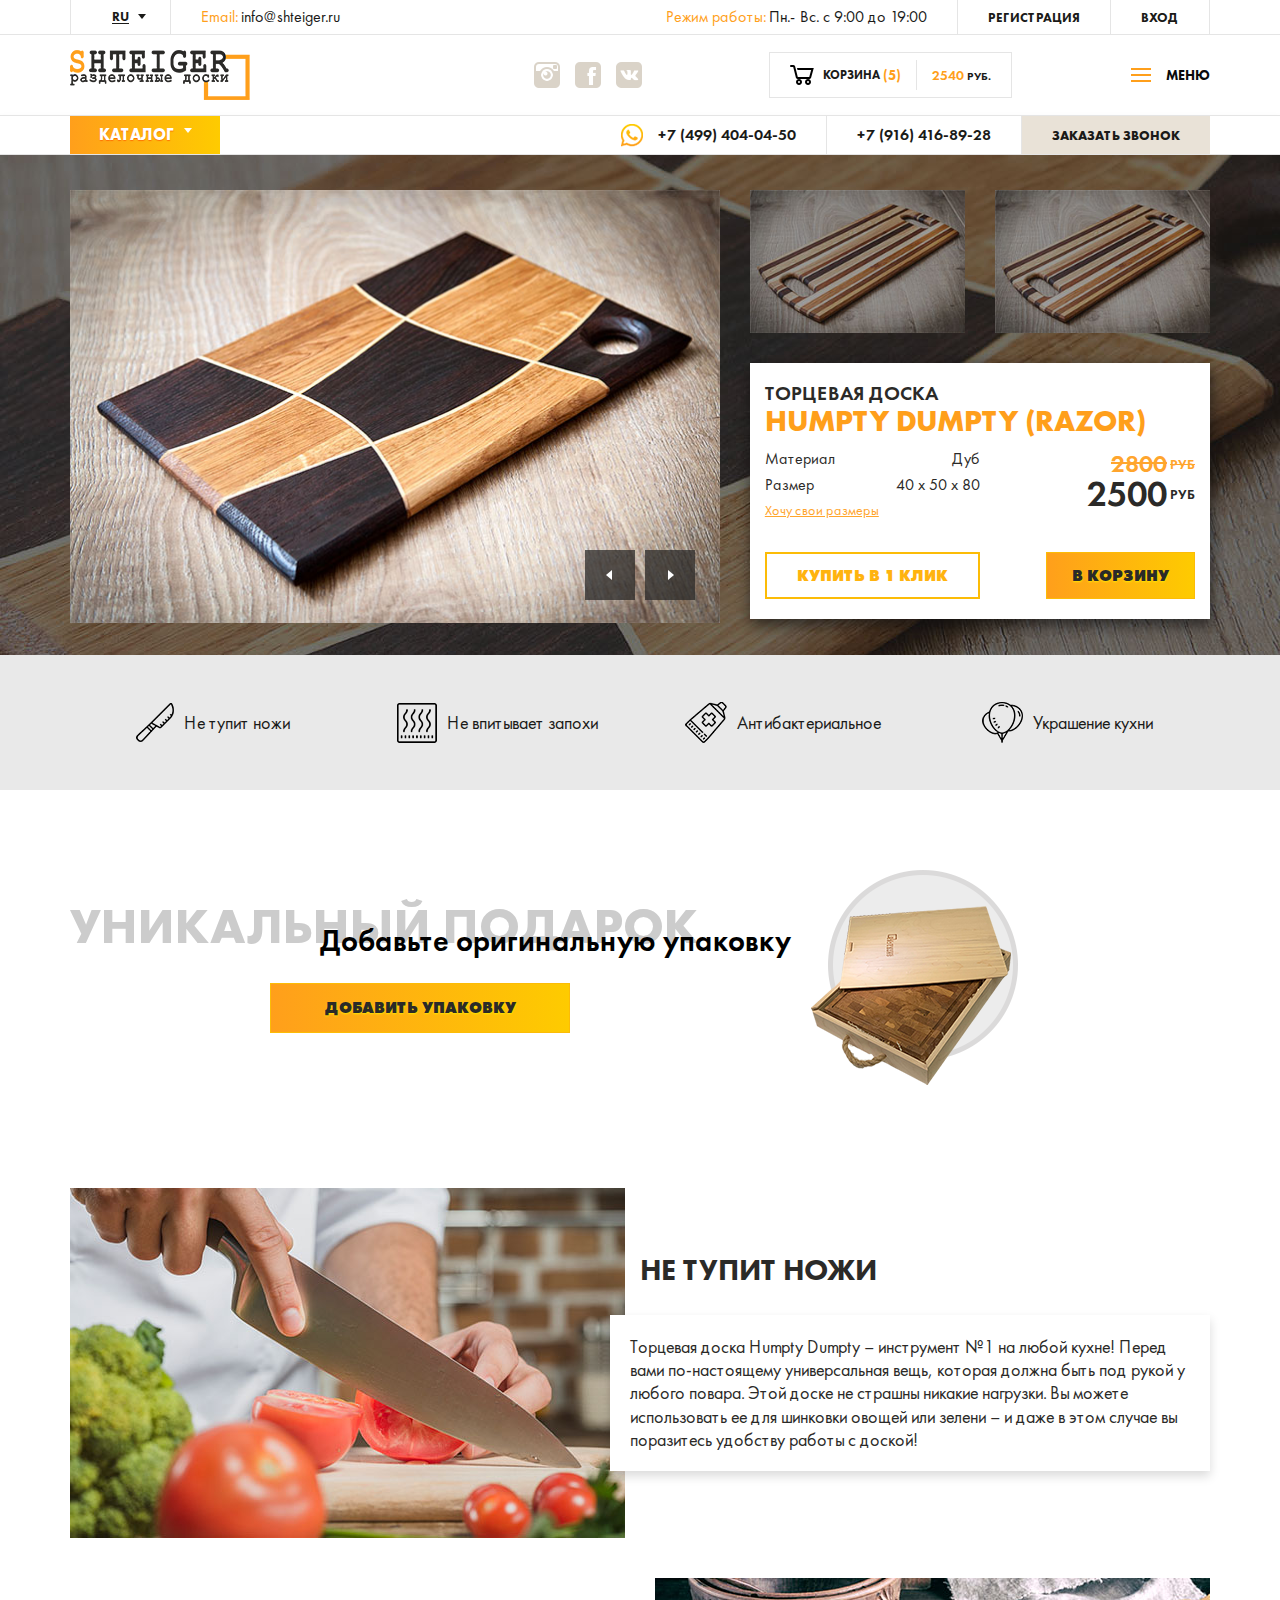
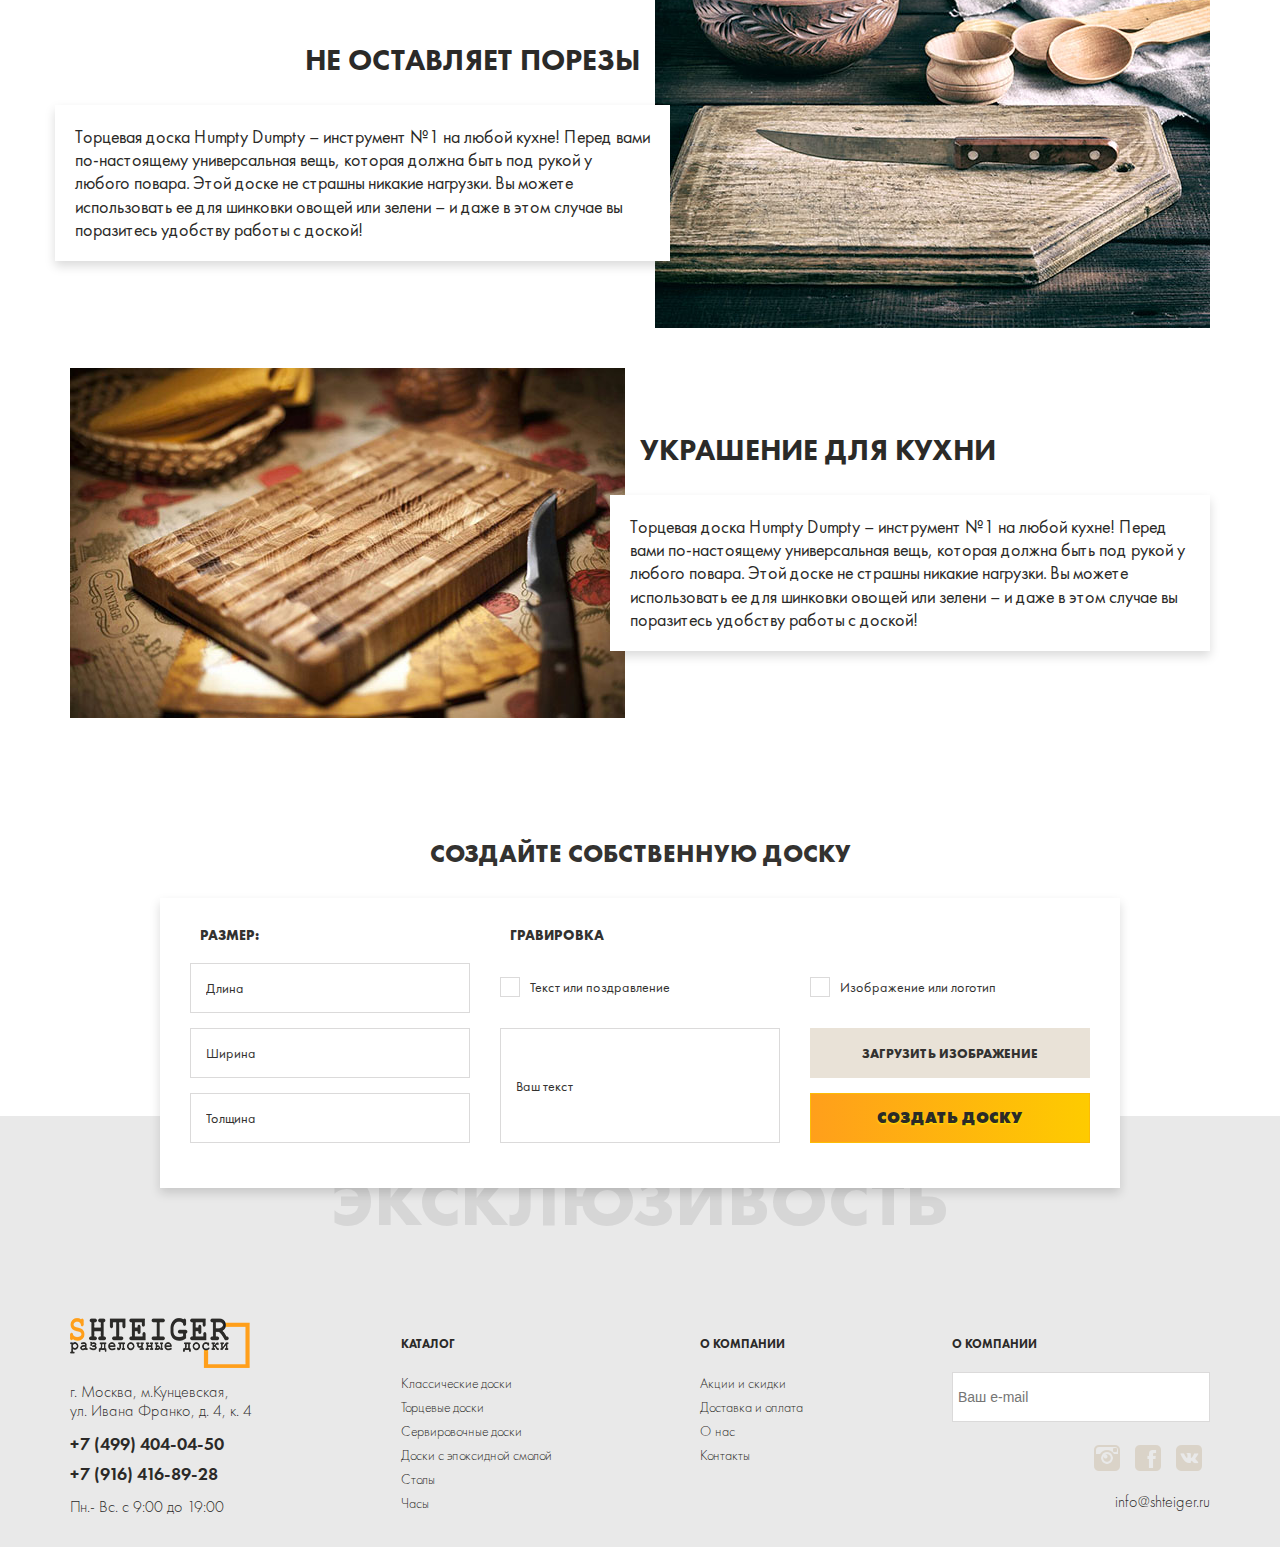
<file: product.html>
<!DOCTYPE html>
<html lang="ru">

<head>
	<meta charset="utf-8">
	<meta name="viewport" content="width=device-width, initial-scale=1">
	<link rel="stylesheet" href="css/slick.css">
	<link rel="stylesheet" href="css/style.css">
	<title>Сотрудничество</title>
</head>

<body>
	<header class="header">
		<nav id="my-menu" class="nav">
			<ul>
				<li><a href="index.html" class="anchor">Главная</a></li>
				<li><a href="catalog.html" class="anchor">Каталог</a></li>
				<li><a href="sale.html" class="anchor">Акции и скидки</a></li>
				<li><a href="delivery.html" class="anchor">Доставка и оплата</a></li>
				<li><a href="cooperation.html" class="anchor">Сотрудничество</a></li>
				<li><a href="about.html" class="anchor">Контакты</a></li>

			</ul>

		</nav>
		<div class="header__top">
			<div class="wrapper">
				<div class="header__inner">
					<div class="currency">
						<span class="currency__selected">RU</span>
						<ul class="currency__list">
							<li class="currency__item">
								<a href="">EN</a>
							</li>
							<li class="currency__item">
								<a href="">BY</a>
							</li>
						</ul>
					</div>
					<div class="information">
						<div class="information__email">
							<span class="email">Email: <a href="mailto:info@shteiger.ru">info@shteiger.ru</a></span>
						</div>
						<div class="mode">
							<span class="mode__shop">Режим работы: <span>Пн.- Вс. с 9:00 до 19:00</span></span>
						</div>
					</div>
					<div class="account">
						<ul class="account__list">
							<li class="account__item">
								<a class="account__link" href="">Регистрация</a>
							</li>
							<li class="account__item">
								<a class="account__link popup-btn" href="">Вход</a>
							</li>
						</ul>
					</div>
				</div>
			</div>
		</div>
		<div class="header__middle">

			<div class="wrapper">
				<div class="header__inner">
					<div class="logo">
						<a href="">SHTEIGER</a>
					</div>
					<div class="header__info">
						<div class="header__social">
							<ul class="social__list">
								<li class="social__item">
									<a href=""></a>
								</li>
								<li class="social__item">
									<a href=""></a>
								</li>
								<li class="social__item">
									<a href=""></a>
								</li>
							</ul>
						</div>
						<div class="cart">
							<div class="cart__count">
								<i class="icon-cart"></i>
								<div class="cart__title">
									<span>Корзина</span>
									<span>(5)</span>
								</div>
							</div>
							<div class="cart__price">
								<span class="cart__total">2540 <span>руб.</span></span>
							</div>
						</div>
						<div class="menu-button">
							<i class="icon-menu"></i>
							<span class="menu-title">Меню</span>
						</div>


					</div>
				</div>
			</div>

		</div>
		<div class="menu">
			<div class="wrapper">
				<div class="header__inner">
					<div class="menu-dropdown">
						<a class="menu-dropdown__title">Каталог</a>
						<i class="icon-current"></i>
						<div class="sub-menu">
							<ul>
								<li><a href="">Классические доски</a></li>
								<li><a href="">Торцевые доски</a></li>
								<li><a href="">Сервировочные доски</a></li>
								<li><a href="">Доски с эпоксидной смолой</a></li>
								<li><a href="">Столы</a></li>
								<li><a href="">Часы</a></li>
							</ul>
						</div>
					</div>
					<div class="feedback">
						<ul class="feedback__list">
							<li class="feedback__item">
								<i class="icon-whatsapp"></i>
								<a href="tel:+74994040450">+7 (499) 404-04-50</a>
							</li>
							<li class="feedback__item">
								<a href="tel:+79164168928">+7 (916) 416-89-28</a>
							</li>
							<li class="feedback__item feedback__item_btn">
								<a href="">Заказать звонок</a>
							</li>
						</ul>
					</div>
				</div>
			</div>
		</div>
	</header>
	<main class="product-page">
		<div class="product-slider">
			<div class="wrapper">
				<div class="pagingInfo"></div>
				<div class="pro-slider">
					<div class="pro-slider__image">
						<img src="image/product.jpg">
					</div>
					<div class="pro-slider__image">
						<img src="image/product.jpg">
					</div>
					<div class="pro-slider__image">
						<img src="image/product.jpg">
					</div>
				</div>
				<div class="product-info">
					<div class="other-image">
						<img src="image/product-min.jpg" alt="img">
						<img src="image/product-min.jpg" alt="img">
					</div>
					<div class="param-infos">
						<span class="param-info__cat">Торцевая доска</span>
						<h1>Humpty Dumpty (Razor)</h1>
						<div class="param-info">
							<ul class="param-info__atr">
								<li>
									<span>Материал</span>
									<span>Дуб</span>
								</li>
								<li>
									<span>Размер</span>
									<span>40 x 50 x 80</span>
								</li>
								<a href="">Хочу свои размеры</a>
							</ul>
							<div class="param-info__price">
								<span class="old-price">2800 <span>руб</span></span>
								<span>2500 <span>руб</span></span>
							</div>
							<div class="button-prod">
								<button type="button">Купить в 1 клик</button>
								<button type="button">В корзину</button>
							</div>
						</div>
					</div>
				</div>
			</div>
		</div>
	</main>
	<section class="prem">
		<div class="wrapper">
			<div class="prem-info">
				<div class="prem-info__item">
					<img src="image/icon-1.png" alt="img">
					<span>Не тупит ножи</span>
				</div>
				<div class="prem-info__item">
					<img src="image/icon-2.png" alt="img">
					<span>Не впитывает запохи</span>
				</div>
				<div class="prem-info__item">
					<img src="image/icon-3.png" alt="img">
					<span>Антибактериальное</span>
				</div>
				<div class="prem-info__item">
					<img src="image/icon-4.png" alt="img">
					<span>Украшение кухни</span>
				</div>
			</div>
		</div>
	</section>
	<section class="surpricebox">
		<div class="wrapper">
			<div class="surpricebox__text">
				<span>Добавьте оригинальную упаковку</span>
				<a href="">Добавить упаковку</a>
			</div>
			<div class="surpricebox__image">
				<img src="image/imagebox.png" alt="img">
			</div>
		</div>
	</section>
	<section class="text-info">
		<div class="wrapper">
			<div class="desc-item">
				<img src="image/article-1.jpg" alt="img">
				<div class="desc-item__image">
					<h3>Не тупит ножи</h3>
					<p>Торцевая доска Humpty Dumpty – инструмент №1 на любой кухне! Перед вами по-настоящему
						универсальная вещь, которая должна быть под рукой у любого повара. Этой доске не страшны никакие
						нагрузки. Вы можете использовать ее для шинковки овощей или зелени – и даже в этом случае вы
						поразитесь удобству работы с доской!</p>
				</div>
			</div>
			<div class="desc-item">
				<div class="desc-item__image">
					<h3>Не оставляет порезы</h3>
					<p>Торцевая доска Humpty Dumpty – инструмент №1 на любой кухне! Перед вами по-настоящему
						универсальная вещь, которая должна быть под рукой у любого повара. Этой доске не страшны никакие
						нагрузки. Вы можете использовать ее для шинковки овощей или зелени – и даже в этом случае вы
						поразитесь удобству работы с доской!</p>
				</div>
				<img src="image/article-2.jpg" alt="img">
			</div>
			<div class="desc-item">
				<img src="image/article-3.jpg" alt="img">
				<div class="desc-item__image">
					<h3>Украшение для кухни</h3>
					<p>Торцевая доска Humpty Dumpty – инструмент №1 на любой кухне! Перед вами по-настоящему
						универсальная вещь, которая должна быть под рукой у любого повара. Этой доске не страшны никакие
						нагрузки. Вы можете использовать ее для шинковки овощей или зелени – и даже в этом случае вы
						поразитесь удобству работы с доской!</p>
				</div>
			</div>
		</div>
	</section>
	<section class="catalog-form">
		<div class="wrapper">
			<div class="catalog-form__title">
				<span>Создайте собственную доску</span>
			</div>
			<div class="form">
				<div class="form__item">
					<label>Размер:</label>
					<input type="text" placeholder="Длина">
					<input type="text" placeholder="Ширина">
					<input type="text" placeholder="Толщина">
				</div>
				<div class="form__item">
					<label>Гравировка</label>
					<div class="form__checkbox">
						<input id="check" type="checkbox">
						<label for="check">Текст или поздравление</label>
					</div>
					<input class="textaria" type="text" placeholder="Ваш текст">
				</div>
				<div class="form__item">
					<div class="form__checkbox">
						<input id="check1" type="checkbox">
						<label for="check1">Изображение или логотип</label>
					</div>
					<div class="form__button">
						<span>Загрузить изображение</span>
						<a href="">Создать доску</a>
					</div>
				</div>
			</div>
		</div>
	</section>
	<footer class="footer">
		<div class="wrapper">
			<div class="footer__inner">
				<div class="footer__item">
					<div class="footer__logo">
						<a href="">SHTEIGER</a>
					</div>
					<div class="footer__adress">
						г. Москва, м.Кунцевская, <br>ул. Ивана Франко, д. 4, к. 4
					</div>
					<ul class="phone">
						<li>
							<a href="">+7 (499) 404-04-50</a>
						</li>
						<li>
							<a href="">+7 (916) 416-89-28</a>
						</li>
					</ul>
					<div class="footer__open">
						Пн.- Вс. с 9:00 до 19:00
					</div>
				</div>
				<div class="footer__item">
					<div class="footer__heading">
						<span>Каталог</span>
					</div>
					<ul class="footer__menu">
						<li>
							<a href="">Классические доски</a>
						</li>
						<li>
							<a href="">Торцевые доски</a>
						</li>
						<li>
							<a href="">Сервировочные доски</a>
						</li>
						<li>
							<a href="">Доски с эпоксидной смолой</a>
						</li>
						<li>
							<a href="">Столы</a>
						</li>
						<li>
							<a href="">Часы</a>
						</li>
					</ul>
				</div>
				<div class="footer__item">
					<div class="footer__heading">
						<span>О компании</span>
					</div>
					<ul class="footer__menu">
						<li>
							<a href="">Акции и скидки</a>
						</li>
						<li>
							<a href="">Доставка и оплата</a>
						</li>
						<li>
							<a href="">О нас</a>
						</li>
						<li>
							<a href="">Контакты</a>
						</li>
					</ul>
				</div>
				<div class="footer__item">
					<div class="footer__heading">
						<span>О компании</span>
					</div>
					<div class="footer__newsaller">
						<input type="text" placeholder="Ваш e-mail">
					</div>
					<div class="footer__social">
						<ul class="social__list">
							<li class="social__item">
								<a href=""></a>
							</li>
							<li class="social__item">
								<a href=""></a>
							</li>
							<li class="social__item">
								<a href=""></a>
							</li>
						</ul>
					</div>
					<div class="footer__email">
						<a href="mailto:info@shteiger.ru">info@shteiger.ru</a>
					</div>
				</div>
			</div>
		</div>
	</footer>
	<!--  Модальное окно-->
	<div class="popup">
		<!-- само белое Модальное окно-->
		<div class="popup-dialog">
			<!-- содежимое Модального окна-->
			<div class="popup-content">
				<button class="popup-close">&times</button>
				<h4 class="popup-header">Вход</h4>
				<div class="popup-form">
					<form>
						<label for="email">Ваш e - mail - это логин</label>
						<input type="email" class="main-form-input" id="email" placeholder="Ваш e - mail"
							name="user_name" required>
						<label for="tel">Ваш телефон - это пароль</label>
						<input type="tel" class="main-form-input" id="tel" placeholder=" Ваш телефон" name="user_phone"
							required>
						<button class="formBtn" type="submit" name="send_user">Войти</button>

					</form>
				</div>
			</div>
		</div>
	</div>
	<script src='https://ajax.googleapis.com/ajax/libs/jquery/3.2.1/jquery.min.js'></script>
	<script src='js/slick.min.js'></script>
	<script src='js/main.js'></script>
</body>
</body>

</html>
</file>
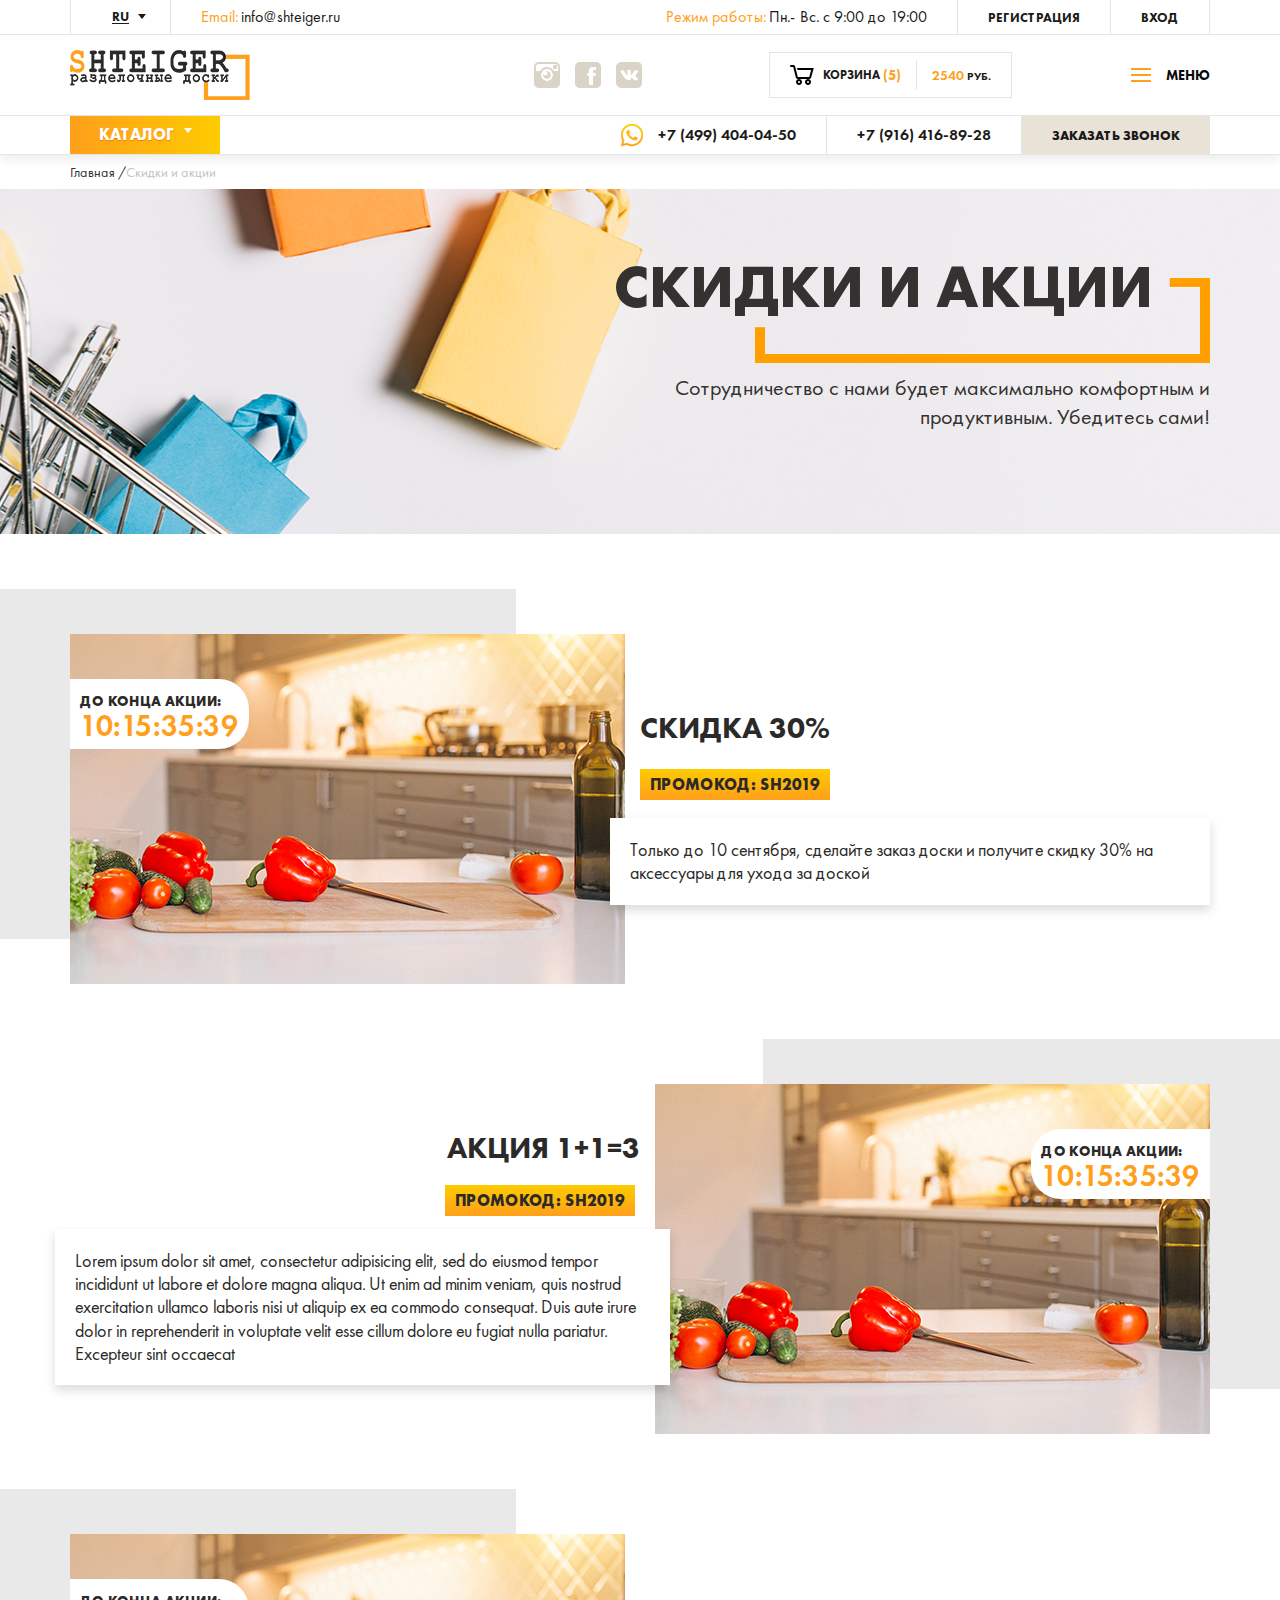
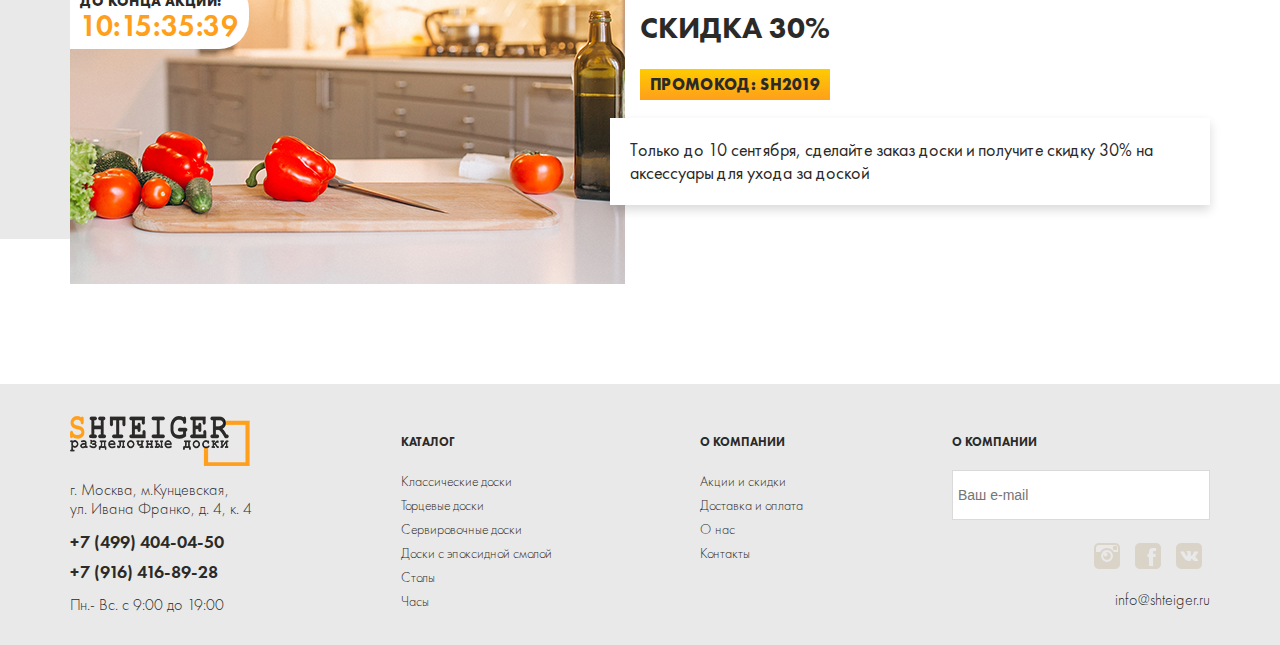
<file: sale.html>
<!DOCTYPE html>
<html lang="ru">

<head>
	<meta charset="utf-8">
	<meta name="viewport" content="width=device-width, initial-scale=1">
	<link rel="stylesheet" href="css/slick.css">
	<link rel="stylesheet" href="css/style.css">
	<title>Скидки и акции</title>
</head>

<body>
	<header class="header">
		<nav id="my-menu" class="nav">
			<ul>
				<li><a href="index.html" class="anchor">Главная</a></li>
				<li><a href="catalog.html" class="anchor">Каталог</a></li>
				<li><a href="sale.html" class="anchor">Акции и скидки</a></li>
				<li><a href="delivery.html" class="anchor">Доставка и оплата</a></li>
				<li><a href="cooperation.html" class="anchor">Сотрудничество</a></li>
				<li><a href="about.html" class="anchor">Контакты</a></li>

			</ul>

		</nav>
		<div class="header__top">
			<div class="wrapper">
				<div class="header__inner">
					<div class="currency">
						<span class="currency__selected">RU</span>
						<ul class="currency__list">
							<li class="currency__item">
								<a href="">EN</a>
							</li>
							<li class="currency__item">
								<a href="">BY</a>
							</li>
						</ul>
					</div>
					<div class="information">
						<div class="information__email">
							<span class="email">Email: <a href="mailto:info@shteiger.ru">info@shteiger.ru</a></span>
						</div>
						<div class="mode">
							<span class="mode__shop">Режим работы: <span>Пн.- Вс. с 9:00 до 19:00</span></span>
						</div>
					</div>
					<div class="account">
						<ul class="account__list">
							<li class="account__item">
								<a class="account__link" href="">Регистрация</a>
							</li>
							<li class="account__item">
								<a class="account__link popup-btn" href="">Вход</a>
							</li>
						</ul>
					</div>
				</div>
			</div>
		</div>
		<div class="header__middle">

			<div class="wrapper">
				<div class="header__inner">
					<div class="logo">
						<a href="">SHTEIGER</a>
					</div>
					<div class="header__info">
						<div class="header__social">
							<ul class="social__list">
								<li class="social__item">
									<a href=""></a>
								</li>
								<li class="social__item">
									<a href=""></a>
								</li>
								<li class="social__item">
									<a href=""></a>
								</li>
							</ul>
						</div>
						<div class="cart">
							<div class="cart__count">
								<i class="icon-cart"></i>
								<div class="cart__title">
									<span>Корзина</span>
									<span>(5)</span>
								</div>
							</div>
							<div class="cart__price">
								<span class="cart__total">2540 <span>руб.</span></span>
							</div>
						</div>
						<div class="menu-button">
							<i class="icon-menu"></i>
							<span class="menu-title">Меню</span>
						</div>


					</div>
				</div>
			</div>

		</div>
		<div class="menu">
			<div class="wrapper">
				<div class="header__inner">
					<div class="menu-dropdown">
						<a class="menu-dropdown__title">Каталог</a>
						<i class="icon-current"></i>
						<div class="sub-menu">
							<ul>
								<li><a href="">Классические доски</a></li>
								<li><a href="">Торцевые доски</a></li>
								<li><a href="">Сервировочные доски</a></li>
								<li><a href="">Доски с эпоксидной смолой</a></li>
								<li><a href="">Столы</a></li>
								<li><a href="">Часы</a></li>
							</ul>
						</div>
					</div>
					<div class="feedback">
						<ul class="feedback__list">
							<li class="feedback__item">
								<i class="icon-whatsapp"></i>
								<a href="tel:+74994040450">+7 (499) 404-04-50</a>
							</li>
							<li class="feedback__item">
								<a href="tel:+79164168928">+7 (916) 416-89-28</a>
							</li>
							<li class="feedback__item feedback__item_btn">
								<a href="">Заказать звонок</a>
							</li>
						</ul>
					</div>
				</div>
			</div>
		</div>
	</header>


	<main class="page-sale">

		<div class="wrapper">
			<div class="breadcrumbs">
				<a href="#">Главная / </a>
				<a href="#" class="active">Скидки и акции</a>
			</div>
		</div>

		<div class="banner-sale">


			<div class="banner-sale__heading">
				<h1>Скидки и акции</h1>
				<span>Сотрудничество с нами будет максимально комфортным и<br> продуктивным. Убедитесь
					сами!</span>
			</div>
		</div>


		<section class="text-sale">

			<div class="sale-item">

				<div class="sale-item__img"><img src="image/sale-product.png" alt="img">
					<div class="sale-time">
						<p>До конца акции:</p>
						<span>10:15:35:39</span>
					</div>
				</div>
				<div class="sale-item__image">
					<h3>Скидка 30%</h3>
					<span class="promocode">промокод: SH2019</span>
					<p class="sale-text">Только до 10 сентября, сделайте заказ доски и получите скидку 30% на аксессуары
						для ухода за
						доской </p>
				</div>
			</div>
			<div class="sale-item">
				<div class="sale-item__image">
					<h3>Акция 1+1=3</h3>
					<span class="promocode">промокод: SH2019</span>
					<p class="sale-text">Lorem ipsum dolor sit amet, consectetur adipisicing elit, sed do eiusmod tempor
						incididunt ut
						labore et dolore magna aliqua. Ut enim ad minim veniam, quis nostrud exercitation ullamco
						laboris nisi ut aliquip ex ea commodo consequat. Duis aute irure dolor in reprehenderit in
						voluptate velit esse cillum dolore eu fugiat nulla pariatur. Excepteur sint occaecat</p>
				</div>
				<div class="sale-item__img"><img src="image/sale-product.png" alt="img">
					<div class="sale-time-right">
						<p>До конца акции:</p>
						<span>10:15:35:39</span>
					</div>
				</div>
			</div>
			<div class="sale-item">
				<div class="sale-item__img"><img src="image/sale-product.png" alt="img">
					<div class="sale-time">
						<p>До конца акции:</p>
						<span>10:15:35:39</span>
					</div>
				</div>
				<div class="sale-item__image">
					<h3>Скидка 30%</h3>
					<span class="promocode">промокод: SH2019</span>
					<p class="sale-text">Только до 10 сентября, сделайте заказ доски и получите скидку 30% на аксессуары
						для ухода за
						доской </p>
				</div>
			</div>

		</section>
	</main>






	<footer class="footer">
		<div class="wrapper">
			<div class="footer__inner">
				<div class="footer__item">
					<div class="footer__logo">
						<a href="">SHTEIGER</a>
					</div>
					<div class="footer__adress">
						г. Москва, м.Кунцевская, <br>ул. Ивана Франко, д. 4, к. 4
					</div>
					<ul class="phone">
						<li>
							<a href="">+7 (499) 404-04-50</a>
						</li>
						<li>
							<a href="">+7 (916) 416-89-28</a>
						</li>
					</ul>
					<div class="footer__open">
						Пн.- Вс. с 9:00 до 19:00
					</div>
				</div>
				<div class="footer__item">
					<div class="footer__heading">
						<span>Каталог</span>
					</div>
					<ul class="footer__menu">
						<li>
							<a href="">Классические доски</a>
						</li>
						<li>
							<a href="">Торцевые доски</a>
						</li>
						<li>
							<a href="">Сервировочные доски</a>
						</li>
						<li>
							<a href="">Доски с эпоксидной смолой</a>
						</li>
						<li>
							<a href="">Столы</a>
						</li>
						<li>
							<a href="">Часы</a>
						</li>
					</ul>
				</div>
				<div class="footer__item">
					<div class="footer__heading">
						<span>О компании</span>
					</div>
					<ul class="footer__menu">
						<li>
							<a href="">Акции и скидки</a>
						</li>
						<li>
							<a href="">Доставка и оплата</a>
						</li>
						<li>
							<a href="">О нас</a>
						</li>
						<li>
							<a href="">Контакты</a>
						</li>
					</ul>
				</div>
				<div class="footer__item">
					<div class="footer__heading">
						<span>О компании</span>
					</div>
					<div class="footer__newsaller">
						<input type="text" placeholder="Ваш e-mail">
					</div>
					<div class="footer__social">
						<ul class="social__list">
							<li class="social__item">
								<a href=""></a>
							</li>
							<li class="social__item">
								<a href=""></a>
							</li>
							<li class="social__item">
								<a href=""></a>
							</li>
						</ul>
					</div>
					<div class="footer__email">
						<a href="mailto:info@shteiger.ru">info@shteiger.ru</a>
					</div>
				</div>
			</div>
		</div>
	</footer>
	<!--  Модальное окно-->
	<div class="popup">
		<!-- само белое Модальное окно-->
		<div class="popup-dialog">
			<!-- содежимое Модального окна-->
			<div class="popup-content">
				<button class="popup-close">&times</button>
				<h4 class="popup-header">Вход</h4>
				<div class="popup-form">
					<form>
						<label for="email">Ваш e - mail - это логин</label>
						<input type="email" class="main-form-input" id="email" placeholder="Ваш e - mail"
							name="user_name" required>
						<label for="tel">Ваш телефон - это пароль</label>
						<input type="tel" class="main-form-input" id="tel" placeholder=" Ваш телефон" name="user_phone"
							required>
						<button class="formBtn" type="submit" name="send_user">Войти</button>

					</form>
				</div>
			</div>
		</div>
	</div>

	<script src='https://ajax.googleapis.com/ajax/libs/jquery/3.2.1/jquery.min.js'></script>
	<script src='js/slick.min.js'></script>
	<script src='js/main.js'></script>
</body>
</file>
<file: css/style.css>
/*===========colors=============*/
@font-face {
  font-family: 'Heavy';
  src: url('../fonts/FuturaPT-Heavy.eot');
  src: local('Futura PT Heavy'), local('FuturaPT-Heavy'), url('../fonts/FuturaPT-Heavy.eot?#iefix') format('embedded-opentype'), url('../fonts/FuturaPT-Heavy.woff') format('woff'), url('../fonts/FuturaPT-Heavy.ttf') format('truetype');
  font-weight: 900;
  font-style: normal;
}
@font-face {
  font-family: 'Book';
  src: url('../fonts/FuturaPT-Book.eot');
  src: local('Futura PT Book'), local('FuturaPT-Book'), url('../fonts/FuturaPT-Book.eot?#iefix') format('embedded-opentype'), url('../fonts/FuturaPT-Book.woff') format('woff'), url('../fonts/FuturaPT-Book.ttf') format('truetype');
  font-weight: normal;
  font-style: normal;
}
@font-face {
  font-family: 'Light';
  src: url('../fonts/FuturaPT-Light.eot');
  src: local('Futura PT Light'), local('FuturaPT-Light'), url('../fonts/FuturaPT-Light.eot?#iefix') format('embedded-opentype'), url('../fonts/FuturaPT-Light.woff') format('woff'), url('../fonts/FuturaPT-Light.ttf') format('truetype');
  font-weight: 300;
  font-style: normal;
}
@font-face {
  font-family: 'Demi';
  src: url('../fonts/FuturaPT-Demi.eot');
  src: local('Futura PT Demi'), local('FuturaPT-Demi'), url('../fonts/FuturaPT-Demi.eot?#iefix') format('embedded-opentype'), url('../fonts/FuturaPT-Demi.woff') format('woff'), url('../fonts/FuturaPT-Demi.ttf') format('truetype');
  font-weight: 600;
  font-style: normal;
}
@font-face {
  font-family: 'Bold';
  src: url('../fonts/FuturaPT-Bold.eot');
  src: local('Futura PT Bold'), local('FuturaPT-Bold'), url('../fonts/FuturaPT-Bold.eot?#iefix') format('embedded-opentype'), url('../fonts/FuturaPT-Bold.woff') format('woff'), url('../fonts/FuturaPT-Bold.ttf') format('truetype');
  font-weight: bold;
  font-style: normal;
}
@font-face {
  font-family: 'Extra';
  src: url('../fonts/FuturaPT-ExtraBold.eot');
  src: local('Futura PT Extra Bold'), local('FuturaPT-ExtraBold'), url('../fonts/FuturaPT-ExtraBold.eot?#iefix') format('embedded-opentype'), url('../fonts/FuturaPT-ExtraBold.woff') format('woff'), url('../fonts/FuturaPT-ExtraBold.ttf') format('truetype');
  font-weight: 800;
  font-style: normal;
}
*,
*:before,
*:after {
  -webkit-box-sizing: border-box;
          box-sizing: border-box;
}
.breadcrumbs {
  display: -webkit-box;
  display: -ms-flexbox;
  display: flex;
  padding: 10px 0;
}
.breadcrumbs a {
  font-size: 14px;
  color: #333230;
  text-decoration: none;
}
.breadcrumbs .active {
  color: #c4c4c4;
}
.banner-about {
  position: relative;
  background: url(../image/about/bg-company.png) no-repeat top center;
  height: 345px;
}
.banner-about__heading {
  position: absolute;
  top: 0;
  left: 50%;
  max-width: 1170px;
  width: 100%;
  -webkit-transform: translate(-50%);
          transform: translate(-50%);
  padding: 0 15px;
}
.banner-about__heading h1 {
  font-size: 60px;
  color: #333230;
  font-family: "Bold";
  text-transform: uppercase;
  line-height: 1;
  display: -webkit-box;
  display: -ms-flexbox;
  display: flex;
  position: relative;
  -webkit-box-pack: end;
  -ms-flex-pack: end;
  justify-content: flex-end;
  margin-top: 6%;
  padding-right: 57px;
}
.banner-about__heading h1:before {
  content: "";
  position: absolute;
  background: url(../image/about.png) no-repeat;
  width: 337px;
  height: 85px;
  right: 0;
  top: 21px;
}
.banner-about__heading span {
  font-size: 22px;
  display: -webkit-box;
  display: -ms-flexbox;
  display: flex;
  color: #333230;
  line-height: 1.3;
  text-align: right;
  margin-top: 5%;
  -webkit-box-pack: end;
      -ms-flex-pack: end;
          justify-content: flex-end;
}
.content .wrapper .content-text h1 {
  font-size: 25px;
  font-family: Bold;
  font-weight: bold;
  color: #333230;
  text-transform: uppercase;
  padding-top: 50px;
  padding-bottom: 30px;
}
.content .wrapper .content-text p {
  font-size: 16px;
  line-height: 25px;
}
.wrapper .content-container {
  display: -webkit-box;
  display: -ms-flexbox;
  display: flex;
  position: relative;
  -webkit-box-orient: horizontal;
  -webkit-box-direction: normal;
      -ms-flex-flow: row wrap;
          flex-flow: row wrap;
  -webkit-box-pack: justify;
      -ms-flex-pack: justify;
          justify-content: space-between;
  width: 100%;
  padding-top: 30px;
}
.wrapper .content-container .content-blocks {
  position: relative;
  display: -webkit-box;
  display: -ms-flexbox;
  display: flex;
  width: 555px;
  height: 156px;
  -webkit-box-shadow: 0px 5px 10px 0 rgba(0, 0, 0, 0.15);
          box-shadow: 0px 5px 10px 0 rgba(0, 0, 0, 0.15);
  margin-bottom: 30px;
  z-index: 10;
}
.wrapper .content-container .content-blocks__img {
  position: relative;
  margin-top: 20px;
}
.wrapper .content-container .content-blocks__text {
  padding-left: 35px;
}
.wrapper .content-container .content-blocks__text h2 {
  font-size: 20px;
  font-weight: bold;
  line-height: 1.25;
  color: #2b2a28;
  padding-top: 30px;
}
.wrapper .content-container .content-blocks__text p {
  font-size: 18px;
  line-height: 1.56;
  color: #a6a6a6;
  padding-top: 10px;
}
@media (max-width: 768px) {
  .banner-about {
    text-align: center;
  }
  .banner-about__heading h1 {
    font-size: 30px;
    text-align: center;
    margin-top: 40px;
    padding: 30px;
  }
  .banner-about__heading h1:before {
    content: "";
    display: none;
  }
  .banner-about__heading span {
    margin-top: 0;
    text-align: center;
  }
  .content .content-text h1 {
    text-align: center;
  }
  .wrapper .content-container .content-blocks {
    height: auto;
  }
  .wrapper .content-container .content-blocks__img {
    width: 50px;
    height: 73px;
  }
  .wrapper .content-container .content-blocks__img img {
    width: 50px;
    height: 73px;
  }
  .wrapper .content-container .content-blocks__text {
    width: 85%;
    padding-left: 5px;
  }
  .wrapper .content-container .content-blocks__text h2 {
    font-size: 16px;
  }
  .wrapper .content-container .content-blocks__text p {
    line-height: 1.25;
    font-size: 16px;
  }
}
.container {
  max-width: 1170px;
  width: 100%;
  margin: auto;
  padding: 0 15px;
  height: 100%;
}
/*=====контейнер для карточек======*/
.pagingInfoBask {
  position: relative;
  bottom: 30px;
  left: 255px;
  margin-top: 50px;
  z-index: 99;
  display: -webkit-box;
  display: -ms-flexbox;
  display: flex;
  -webkit-box-align: end;
      -ms-flex-align: end;
          align-items: flex-end;
  width: 10%;
}
.pagingInfoBask2 {
  position: relative;
  bottom: 30px;
  margin-top: 50px;
  left: 255px;
  z-index: 99;
  display: -webkit-box;
  display: -ms-flexbox;
  display: flex;
  -webkit-box-align: end;
      -ms-flex-align: end;
          align-items: flex-end;
  width: 10%;
}
/*=====числа возле карточек======*/
.current-slideBask {
  font-size: 50px;
  color: #333230;
  font-family: 'Bold';
  line-height: 1;
  display: block;
}
.all-slideBask {
  font-size: 24px;
  color: #333230;
  font-family: 'Bold';
  line-height: 1;
  display: block;
}
.current-slideBask2 {
  font-size: 50px;
  color: #333230;
  font-family: 'Bold';
  line-height: 1;
  display: block;
}
.all-slideBask2 {
  font-size: 24px;
  color: #333230;
  font-family: 'Bold';
  line-height: 1;
  display: block;
}
/*=====корзина в карточке товара======*/
.basketCart {
  position: absolute;
  right: 0;
  top: 20px;
  background: none;
  border: none;
  outline: none;
  padding: 7px;
  padding-left: 12px;
  border-radius: 15px 0 0 15px;
}
.basketCart:hover {
  background: #FEB60D;
}
/*=====скидка в карточке товара======*/
.basketSale {
  display: none;
  position: absolute;
  left: 0;
  top: 20px;
  background: none;
  border: none;
  outline: none;
  padding: 7px;
  font-family: FuturaPT;
  font-size: 20px;
  font-weight: 500;
  color: #2b2a28;
  padding-left: 12px;
  border-radius: 0 15px 15px 0;
  background-image: -webkit-gradient(linear, left bottom, left top, from(#a6e65a), color-stop(#d0f657), to(#a6e65a));
  background-image: linear-gradient(to top, #a6e65a, #d0f657, #a6e65a);
}
/*=====стрелка в лево======*/
.icon-basket-left {
  display: block;
  background: url(../image/left-home.png) no-repeat;
  width: 50px;
  height: 50px;
  position: absolute;
  right: 70px;
  z-index: 99;
  cursor: pointer;
  bottom: -85px;
}
/*=====стрелка в право======*/
.icon-basket-right {
  display: block;
  background: url(../image/right-home.png) no-repeat;
  width: 50px;
  height: 50px;
  position: absolute;
  z-index: 99;
  bottom: -85px;
  cursor: pointer;
  right: 10px;
}
/*=====линии======*/
.bordBot {
  border-bottom: 1px solid #e5e5e5;
}
.basket {
  position: relative;
}
.basket .title {
  font-size: 45px;
  font-weight: bold;
  line-height: 1.11;
  color: #333230;
  text-transform: uppercase;
  margin-top: 30px;
  margin-bottom: 90px;
}
.basket .title h1 {
  font-family: Bold;
}
.basket .container-bask {
  position: relative;
  display: -webkit-box;
  display: -ms-flexbox;
  display: flex;
  -webkit-box-orient: vertical;
  -webkit-box-direction: normal;
      -ms-flex-direction: column;
          flex-direction: column;
  width: 100%;
}
.basket .container-bask .item {
  position: relative;
  display: -webkit-box;
  display: -ms-flexbox;
  display: flex;
  -webkit-box-orient: horizontal;
  -webkit-box-direction: normal;
      -ms-flex-direction: row;
          flex-direction: row;
  -webkit-box-pack: justify;
      -ms-flex-pack: justify;
          justify-content: space-between;
  margin-bottom: 50px;
}
.basket .container-bask .item .imgBox {
  display: block;
  position: relative;
  width: 225px;
  height: 150px;
}
.basket .container-bask .item .imgBox img {
  width: 100%;
  -o-object-fit: cover;
     object-fit: cover;
}
.basket .container-bask .item .name-block {
  position: relative;
  width: 100%;
}
.basket .container-bask .item .name-block ul {
  position: relative;
  margin: 0;
  padding: 0;
  display: -webkit-box;
  display: -ms-flexbox;
  display: flex;
  padding-bottom: 20px;
}
.basket .container-bask .item .name-block ul .li-1 {
  margin-left: 50px;
  border-right: 1px solid #e5e5e5;
  padding-right: 70px;
}
.basket .container-bask .item .name-block ul .li-1 span {
  font-family: Demi;
}
.basket .container-bask .item .name-block ul .li-2 {
  margin-left: 120px;
  border-right: 1px solid #e5e5e5;
  padding-right: 45px;
}
.basket .container-bask .item .name-block ul .li-2 span {
  font-family: Demi;
}
.basket .container-bask .item .name-block ul .li-3 {
  margin-left: 80px;
  border-right: 1px solid #e5e5e5;
  padding-right: 45px;
}
.basket .container-bask .item .name-block ul .li-3 span {
  font-family: Demi;
}
.basket .container-bask .item .name-block ul .li-4 {
  border-radius: 22.5px;
  border: solid 1px #e5e5e5;
  width: 70px;
  height: 45px;
  text-align: center;
}
.basket .container-bask .item .name-block ul .li-4 p {
  font-size: 20px;
  line-height: 45px;
}
.basket .container-bask .item .name-block ul .m-1 {
  margin-left: 30px;
}
.basket .container-bask .item .name-block ul .minus {
  width: 21px;
  height: 21px;
  border-radius: 10.5px;
  background-color: #e5e5e5;
  text-align: center;
  cursor: pointer;
  margin-left: 5px;
  margin-right: 5px;
  margin-top: 10px;
}
.basket .container-bask .item .name-block ul .plus {
  width: 21px;
  height: 21px;
  border-radius: 10.5px;
  background-color: #e5e5e5;
  text-align: center;
  cursor: pointer;
  line-height: 21px;
  margin-left: 5px;
  margin-right: 5px;
  margin-top: 10px;
}
.basket .container-bask .item .name-block ul li p {
  font-size: 12px;
  color: #2b2a28;
  text-transform: uppercase;
  font-family: Demi;
  margin-bottom: 5px;
}
.basket .container-bask .item .name-block ul li span {
  font-size: 20px;
  color: #ff9f1b;
}
.basket .container-bask .item .name-block .name-block2 {
  margin-top: 30px;
}
.basket .container-bask .item .name-block .name-block2 .delete {
  margin-left: 50px;
  font-size: 16px;
  color: #9e9c98;
  font-weight: 300;
  text-decoration: underline;
}
.basket .container-bask .item .name-block .name-block2 .total {
  font-size: 18px;
  font-weight: 900;
  font-family: Heavy;
  text-transform: uppercase;
  color: #2b2a28;
  margin-left: 365px;
}
.basket .container-bask .item .name-block .name-block2 .sum {
  font-family: Demi;
  font-size: 30px;
  color: #2b2a28;
  margin-left: 120px;
}
.basket .container-bask .item .name-block .name-block2 .sum span {
  font-size: 16px;
  color: #2b2a28;
}
.basket .block-form {
  display: -webkit-box;
  display: -ms-flexbox;
  display: flex;
  -webkit-box-pack: justify;
      -ms-flex-pack: justify;
          justify-content: space-between;
  margin-top: 25px;
  width: 90%;
  margin-left: 2%;
  padding-bottom: 30px;
}
.basket .block-form__text {
  width: 45.7%;
}
.basket .block-form__button {
  height: 50px;
}
.basket .block-form__button a {
  font-size: 16px;
  color: #ff9f1b;
  line-height: 50px;
}
.basket .block-form__item {
  width: 32.3%;
}
.basket .block-form__item form input {
  height: 50px;
  color: #333230;
  font-size: 14px;
  font-family: Book;
  line-height: 1;
  width: 100%;
  border: 1px solid #dbdada;
  margin-bottom: 15px;
  padding-left: 15px;
  outline: none;
}
.itog-form {
  position: relative;
}
.itog-form:before {
  content: "Ваш заказ";
  position: absolute;
  height: 170px;
  bottom: -98px;
  left: 0px;
  width: 100%;
  z-index: -1;
  text-transform: uppercase;
  font-size: 70px;
  font-family: Bold;
  color: #d6d6d6;
  text-align: center;
  display: -webkit-box;
  display: -ms-flexbox;
  display: flex;
  -webkit-box-align: center;
  -ms-flex-align: center;
      align-items: center;
  -webkit-box-pack: center;
  -ms-flex-pack: center;
      justify-content: center;
  background: #e9e9e9;
}
.itog-form__container {
  display: -webkit-box;
  display: -ms-flexbox;
  display: flex;
  padding: 30px 15px;
  width: 100%;
  margin: auto;
  -webkit-box-shadow: 0px 5px 10px 0px rgba(0, 0, 0, 0.15);
          box-shadow: 0px 5px 10px 0px rgba(0, 0, 0, 0.15);
  margin-top: 32px;
  background: #fff;
  -webkit-box-orient: vertical;
  -webkit-box-direction: normal;
      -ms-flex-direction: column;
          flex-direction: column;
  max-height: 192px;
}
.itog-form__container .itog-form-top {
  display: -webkit-box;
  display: -ms-flexbox;
  display: flex;
  width: 100%;
  -ms-flex-pack: distribute;
      justify-content: space-around;
  padding-bottom: 20px;
  border-bottom: 1px solid #e5e5e5;
  -ms-flex-wrap: wrap;
      flex-wrap: wrap;
}
.itog-form__container .itog-form-top:last-child {
  border-bottom: none;
  margin-top: 20px;
}
.itog-form__container .itog-form-top .itog-form-item {
  width: 25%;
  border-right: 1px solid #e5e5e5;
  margin-bottom: 20px;
  text-align: center;
}
.itog-form__container .itog-form-top .itog-form-item:last-child {
  border: none;
}
.itog-form__container .itog-form-top .itog-form-item .itog-form-button {
  height: 50px;
}
.itog-form__container .itog-form-top .itog-form-item .itog-form-button a {
  font-size: 16px;
  line-height: 50px;
  color: #9e9c98;
}
.itog-form__container .itog-form-top .itog-form-item .itog-form-btn {
  border: 1px solid #fcbc06;
  background-image: -webkit-gradient(linear, left top, right top, from(#ff9f1b), to(#fecb00));
  background-image: linear-gradient(90deg, #ff9f1b 0%, #fecb00 100%);
  height: 50px;
  display: -webkit-box;
  display: -ms-flexbox;
  display: flex;
  -webkit-box-align: center;
      -ms-flex-align: center;
          align-items: center;
  -webkit-box-pack: center;
      -ms-flex-pack: center;
          justify-content: center;
  text-shadow: 0px 1px 2px rgba(255, 240, 0, 0.85);
}
.itog-form__container .itog-form-top .itog-form-item .itog-form-btn a {
  text-decoration: none;
  color: #2b2a28;
  font-family: Extra;
  text-transform: uppercase;
  font-size: 16px;
  font-weight: 900;
  padding: 15px 30px;
}
.itog-form__container .itog-form-top .itog-form-item strong {
  font-size: 30px;
  font-weight: 800;
  color: #2b2a28;
  line-height: 1;
  text-transform: uppercase;
}
.itog-form__container .itog-form-top .itog-form-item span {
  font-size: 16px;
  font-weight: 500;
  color: #9e9c98;
}
.itog-form__container .itog-form-top .itog-form-item p {
  font-family: Demi;
  font-size: 30px;
  color: #ff9f1b;
}
.padding30 {
  padding: 30px 0;
}
.block-slider {
  position: relative;
  margin-top: 100px;
  height: auto;
}
.block-slider .slider-title {
  display: -webkit-box;
  display: -ms-flexbox;
  display: flex;
  width: 100%;
  margin-bottom: 37px;
}
.block-slider .slider-title span {
  margin-top: 50px;
  font-size: 24px;
  display: block;
  text-align: center;
  font-family: "Bold";
  color: #333230;
  text-transform: uppercase;
  width: 100%;
}
.block-slider .basketSlider {
  display: -webkit-box;
  display: -ms-flexbox;
  display: flex;
  width: 100%;
  -webkit-box-pack: justify;
      -ms-flex-pack: justify;
          justify-content: space-between;
  -ms-flex-wrap: wrap;
      flex-wrap: wrap;
}
.block-slider .basketSlider .basketItem {
  position: relative;
  -webkit-box-shadow: 0px 5px 10px 0px rgba(0, 0, 0, 0.15);
          box-shadow: 0px 5px 10px 0px rgba(0, 0, 0, 0.15);
  padding: 0 25px;
  margin: 0 10px;
  display: -webkit-box;
  display: -ms-flexbox;
  display: flex;
  overflow: hidden;
  -webkit-box-orient: vertical;
  -webkit-box-direction: normal;
      -ms-flex-direction: column;
          flex-direction: column;
  background-color: #ffffff;
}
.block-slider .basketSlider .basketItem__image {
  height: 240px;
  display: -webkit-box;
  display: -ms-flexbox;
  display: flex;
  -webkit-box-pack: center;
      -ms-flex-pack: center;
          justify-content: center;
  -webkit-box-align: center;
      -ms-flex-align: center;
          align-items: center;
  position: relative;
  width: 100%;
}
.block-slider .basketSlider .basketItem__image a {
  width: 100%;
  display: block;
}
.block-slider .basketSlider .basketItem__image a img {
  display: block;
  width: 100%;
}
.block-slider .basketSlider .basketItem__price {
  font-size: 20px;
  line-height: 1;
  font-family: 'Bold';
  color: #ff9f1b;
  display: -webkit-box;
  display: -ms-flexbox;
  display: flex;
  -webkit-box-align: end;
      -ms-flex-align: end;
          align-items: flex-end;
  width: 100%;
}
.block-slider .basketSlider .basketItem__price span {
  font-size: 12px;
  font-family: 'Bold';
  color: #ff9f1b;
  text-transform: uppercase;
  margin-left: 3px;
  display: block;
  line-height: 1;
}
.block-slider .basketSlider .basketItem__priceSale {
  display: none;
  text-align: end;
  font-family: FuturaPT;
  font-size: 20px;
  font-weight: 900;
  color: #333230;
  text-decoration: line-through;
  padding-top: -20px;
}
.block-slider .basketSlider .basketItem__cat {
  display: block;
  width: 100%;
  font-size: 15px;
  color: #414141;
  font-family: Book;
  margin-top: 18px;
}
.block-slider .basketSlider .basketItem__link {
  display: block;
  color: #20201e;
  font-family: Demi;
  text-transform: uppercase;
  font-size: 16px;
  line-height: 1;
  text-decoration: none;
  -webkit-transition: 0.3s;
  transition: 0.3s;
  margin-top: 8px;
}
.block-slider .basketSlider .basketItem__link:hover {
  color: #FF9F1B;
}
.block-slider .basketSlider .basketItem__links {
  display: -webkit-box;
  display: -ms-flexbox;
  display: flex;
  -webkit-box-pack: justify;
      -ms-flex-pack: justify;
          justify-content: space-between;
  -webkit-box-align: center;
      -ms-flex-align: center;
          align-items: center;
  margin-top: 18px;
  margin-bottom: 21px;
  width: 100%;
}
.block-slider .basketSlider .basketItem__links a {
  color: #a6a6a6;
  font-family: 'Book';
  font-size: 12px;
  display: block;
  text-decoration: none;
  text-transform: uppercase;
  display: -webkit-box;
  display: -ms-flexbox;
  display: flex;
  -webkit-box-align: center;
  -ms-flex-align: center;
  align-items: center;
  -webkit-transition: 0.3s;
  transition: 0.3s;
}
.block-slider .basketSlider .basketItem__links a:hover {
  color: #FF9F1B;
}
.block-slider .basketSlider .basketItem__links .btnBask {
  display: block;
  color: #20201e;
  background: -webkit-gradient(linear, left bottom, left top, from(#ff9f1b), to(#fecb00));
  background: linear-gradient(to top, #ff9f1b, #fecb00);
  font-family: 'Bold';
  font-size: 12px;
  text-transform: uppercase;
  line-height: 1;
  border: 0;
  outline: 0;
  padding: 5px 10px;
  -webkit-transition: 0.3s;
  transition: 0.3s;
}
.block-slider .basketSlider .basketItem__links .btnBask:hover {
  color: #20201e;
}
/*==========стили к basket2============*/
.titleBask2 {
  font-size: 45px;
  font-weight: bold;
  line-height: 1.11;
  color: #333230;
  text-transform: uppercase;
  margin-top: 30px;
  margin-bottom: 30px;
}
.titleBask2 h1 {
  font-family: Bold;
}
.itogForm {
  position: relative;
  display: -webkit-box;
  display: -ms-flexbox;
  display: flex;
  -webkit-box-orient: horizontal;
  -webkit-box-direction: normal;
      -ms-flex-flow: row wrap;
          flex-flow: row wrap;
  max-width: 804px;
  -webkit-box-shadow: 0px 5px 14.3px 0.8px rgba(0, 0, 0, 0.1);
          box-shadow: 0px 5px 14.3px 0.8px rgba(0, 0, 0, 0.1);
  background-color: #ffffff;
  margin-left: 300px;
}
.itogForm:before {
  content: "Ваш заказ";
  position: absolute;
  height: 170px;
  bottom: -90px;
  left: 255px;
  width: 100%;
  z-index: -1;
  text-transform: uppercase;
  font-size: 40px;
  font-family: Bold;
  color: #d6d6d6;
  text-align: center;
  display: -webkit-box;
  display: -ms-flexbox;
  display: flex;
  -webkit-box-align: center;
  -ms-flex-align: center;
      align-items: center;
  -webkit-box-pack: center;
  -ms-flex-pack: center;
      justify-content: center;
}
.itogForm__item {
  width: 20%;
  text-align: center;
  border-right: 1px solid #e5e5e5;
  padding: 10px 0px;
}
.itogForm__item p {
  font-family: Demi;
  font-size: 12px;
  color: #d1d1d1;
  padding-bottom: 5px;
}
.itogForm__item span {
  font-family: Heavy;
  font-size: 24px;
  font-weight: 900;
  color: #333230;
}
.accordion_body_active {
  display: -webkit-box;
  display: -ms-flexbox;
  display: flex;
}
.accordion_body {
  position: relative;
  display: -webkit-box;
  display: -ms-flexbox;
  display: flex;
  -webkit-box-orient: horizontal;
  -webkit-box-direction: normal;
      -ms-flex-flow: row wrap;
          flex-flow: row wrap;
  width: 100%;
  margin-top: 40px;
}
.accordion_body__item {
  position: relative;
  padding: 0 15px;
  width: 33.3%;
}
.accordion_body__item p {
  display: inline-block;
  font-family: Light;
  font-size: 25px;
  font-weight: 300;
  line-height: 0.8;
  color: #2b2a28;
  padding-bottom: 50px;
}
.accordion_body__item:last-child {
  width: 25%;
  left: 853px;
}
.accordion_body__item input {
  height: 50px;
  color: #333230;
  font-size: 14px;
  font-family: Book;
  line-height: 1;
  width: 100%;
  border: 1px solid #DBDADA;
  margin-bottom: 15px;
  padding-left: 15px;
  outline: none;
}
.accordion_body__item .formBtn {
  background-image: -webkit-gradient(linear, left top, right top, from(#ff9f1b), to(#fecb00));
  background-image: linear-gradient(90deg, #ff9f1b 0%, #fecb00 100%);
  height: 50px;
  width: 100%;
  display: -webkit-box;
  display: -ms-flexbox;
  display: flex;
  -webkit-box-align: center;
      -ms-flex-align: center;
          align-items: center;
  -webkit-box-pack: center;
      -ms-flex-pack: center;
          justify-content: center;
  color: #2b2a28;
  text-shadow: 0px 1px 2px rgba(255, 240, 0, 0.85);
  font-family: Extra;
  font-weight: 800;
  font-size: 16px;
  text-transform: uppercase;
  text-decoration: none;
}
.accordion_head2 {
  display: none;
  color: #ff9f1b;
  margin-right: 70px;
}
.formMiddleTitle {
  position: relative;
  display: -webkit-box;
  display: -ms-flexbox;
  display: flex;
  -webkit-box-orient: horizontal;
  -webkit-box-direction: normal;
      -ms-flex-flow: row wrap;
          flex-flow: row wrap;
  -webkit-box-pack: justify;
      -ms-flex-pack: justify;
          justify-content: space-between;
  width: 100%;
  margin-top: 40px;
  background: #f5f5f5;
}
.formMiddleTitle__item {
  position: relative;
  padding: 0 15px;
  width: 16%;
}
.formMiddleTitle__item .accordion_head2 {
  display: none;
}
.formMiddleTitle__item p {
  display: inline-block;
  font-family: Light;
  font-size: 25px;
  font-weight: 300;
  line-height: 0.8;
  color: #2b2a28;
  padding: 35px 0;
}
.formTop {
  position: relative;
  display: -webkit-box;
  display: -ms-flexbox;
  display: flex;
  width: 100%;
  -webkit-box-orient: horizontal;
  -webkit-box-direction: normal;
      -ms-flex-flow: row wrap;
          flex-flow: row wrap;
  -webkit-box-pack: justify;
      -ms-flex-pack: justify;
          justify-content: space-between;
  margin-top: 40px;
}
.formTop p {
  display: inline-block;
  font-family: Light;
  font-size: 25px;
  font-weight: 300;
  line-height: 0.8;
  color: #2b2a28;
  padding: 0 15px;
}
.formTop .active {
  color: #ff9f1b;
}
.formTop__item {
  width: 40%;
  padding: 15px 0;
}
.formTop__item:first-child {
  padding-bottom: 50px;
}
.formTop__item:nth-child(2n) {
  text-align: end;
}
.formTop__item a {
  font-size: 16px;
  color: #ff9f1b;
  margin-right: 70px;
}
.formTop__item .accordion_head {
  display: none;
}
.formMiddle {
  position: relative;
  display: none;
  -webkit-box-orient: horizontal;
  -webkit-box-direction: normal;
      -ms-flex-flow: row wrap;
          flex-flow: row wrap;
  width: 100%;
  margin-top: 40px;
}
.formMiddle__item {
  position: relative;
  padding: 0 15px;
  width: 25%;
}
.formMiddle__item p {
  display: inline-block;
  font-family: Light;
  font-size: 25px;
  font-weight: 300;
  line-height: 0.8;
  color: #2b2a28;
}
.formMiddle__item:nth-child(5n) {
  width: 75%;
}
.formMiddle__item:nth-child(6n) {
  width: 20%;
  margin-left: 5%;
}
.formMiddle__item:nth-child(7n) {
  width: 50%;
}
.formMiddle__item:nth-child(8n) {
  width: 50%;
}
.formMiddle__item:nth-child(9n) {
  width: 50%;
}
.formMiddle__item:nth-child(10n) {
  width: 50%;
}
.formMiddle__item input {
  height: 50px;
  color: #333230;
  font-size: 14px;
  font-family: Book;
  line-height: 1;
  width: 100%;
  border: 1px solid #DBDADA;
  margin-bottom: 15px;
  padding-left: 15px;
  outline: none;
}
.formMiddle__item .delivery {
  background-image: -webkit-gradient(linear, left top, right top, from(#ff9f1b), to(#fecb00));
  background-image: linear-gradient(90deg, #ff9f1b 0%, #fecb00 100%);
  height: 50px;
  width: 100%;
  display: -webkit-box;
  display: -ms-flexbox;
  display: flex;
  -webkit-box-align: center;
      -ms-flex-align: center;
          align-items: center;
  -webkit-box-pack: center;
      -ms-flex-pack: center;
          justify-content: center;
  color: #2b2a28;
  text-shadow: 0px 1px 2px rgba(255, 240, 0, 0.85);
  font-family: Extra;
  font-weight: 800;
  font-size: 16px;
  text-transform: uppercase;
  text-decoration: none;
}
.formMiddle__item__checkbox {
  display: -webkit-box;
  display: -ms-flexbox;
  display: flex;
  padding: 15px 0;
}
.formMiddle__item__checkbox input[type=radio]:checked + label:after {
  content: '';
  position: absolute;
  left: 6px;
  top: 6px;
  width: 10px;
  height: 10px;
  background: #ff9f1b;
}
.formMiddle__item__checkbox input[type=radio]:checked + label:before {
  content: '';
  position: absolute;
  left: 0;
  top: 0;
  width: 22px;
  height: 22px;
  border: 1px solid #DBDADA;
  background: #FFF;
}
.formMiddle__item__checkbox #contactChoice1 {
  display: none;
}
.formMiddle__item__checkbox #contactChoice2 {
  display: none;
}
.formMiddle__item__checkbox #checkB3 {
  display: none;
}
.formMiddle__item__checkbox #checkB4 {
  display: none;
}
.formMiddle__item__checkbox label {
  color: #333230;
  font-size: 14px;
  text-transform: none;
  position: relative;
  margin: 0;
  height: 20px;
  display: -webkit-box;
  display: -ms-flexbox;
  display: flex;
  -webkit-box-align: center;
      -ms-flex-align: center;
          align-items: center;
  padding-left: 30px;
  cursor: pointer;
}
.formMiddle__item__checkbox label:before {
  content: '';
  position: absolute;
  left: 0;
  top: 0;
  width: 22px;
  height: 22px;
  border: 1px solid #DBDADA;
  background: #FFF;
}
.formMiddle__item__checkbox span {
  color: #979796;
  font-size: 14px;
  font-family: Book;
  line-height: 20px;
  margin-left: 5px;
}
.formMiddle__item__checkbox a {
  font-size: 16px;
  color: #ff9f1b;
  margin-left: 30px;
}
.hide {
  display: -webkit-box;
  display: -ms-flexbox;
  display: flex;
}
.bottom {
  display: none;
}
.formBottom {
  display: -webkit-box;
  display: -ms-flexbox;
  display: flex;
  -webkit-box-orient: horizontal;
  -webkit-box-direction: normal;
      -ms-flex-flow: row wrap;
          flex-flow: row wrap;
  width: 100%;
}
.formBottom__item {
  width: 100%;
  position: relative;
  width: 25%;
  background-color: #f5f5f5;
}
.formBottom__item:first-child {
  width: 100%;
}
.formBottom__item:nth-child(6n) {
  width: 80%;
  margin-top: 20px;
}
.formBottom__item:nth-child(7n) {
  width: 20%;
  margin-top: 20px;
}
.formBottom__item p {
  padding: 35px 0;
  padding-left: 15px;
  font-family: Light;
  font-size: 25px;
  font-weight: 300;
  line-height: 0.8;
  color: #2b2a28;
}
.formBottom__item input {
  height: 50px;
  color: #333230;
  font-size: 14px;
  font-family: Book;
  line-height: 1;
  width: 88%;
  border: 1px solid #DBDADA;
  margin-bottom: 15px;
  padding-left: 15px;
  outline: none;
}
.formBottom__item .formBtnDown {
  background-image: -webkit-gradient(linear, left top, right top, from(#ff9f1b), to(#fecb00));
  background-image: linear-gradient(90deg, #ff9f1b 0%, #fecb00 100%);
  height: 50px;
  width: 100%;
  display: -webkit-box;
  display: -ms-flexbox;
  display: flex;
  -webkit-box-align: center;
      -ms-flex-align: center;
          align-items: center;
  -webkit-box-pack: center;
      -ms-flex-pack: center;
          justify-content: center;
  color: #2b2a28;
  text-shadow: 0px 1px 2px rgba(255, 240, 0, 0.85);
  font-family: Extra;
  font-weight: 800;
  font-size: 16px;
  text-transform: uppercase;
  text-decoration: none;
}
.formBottom__item__checkbox {
  display: -webkit-box;
  display: -ms-flexbox;
  display: flex;
  padding: 15px 0;
}
.formBottom__item__checkbox input[type=radio]:checked + label:after {
  content: '';
  position: absolute;
  left: 6px;
  top: 6px;
  width: 10px;
  height: 10px;
  background: #ff9f1b;
}
.formBottom__item__checkbox input[type=radio]:checked + label:before {
  content: '';
  position: absolute;
  left: 0;
  top: 0;
  width: 22px;
  height: 22px;
  border: 1px solid #DBDADA;
  background: #FFF;
}
.formBottom__item__checkbox #checkB5 {
  display: none;
}
.formBottom__item__checkbox #checkB6 {
  display: none;
}
.formBottom__item__checkbox #checkB7 {
  display: none;
}
.formBottom__item__checkbox #checkB8 {
  display: none;
}
.formBottom__item__checkbox label {
  color: #333230;
  font-size: 14px;
  text-transform: none;
  position: relative;
  margin: 0;
  height: 20px;
  display: -webkit-box;
  display: -ms-flexbox;
  display: flex;
  -webkit-box-align: center;
      -ms-flex-align: center;
          align-items: center;
  padding-left: 30px;
  cursor: pointer;
}
.formBottom__item__checkbox label:before {
  content: '';
  position: absolute;
  left: 0;
  top: 0;
  width: 22px;
  height: 22px;
  border: 1px solid #DBDADA;
  background: #FFF;
}
/*==========стили к basket3============*/
.thanks {
  position: relative;
}
.thanks:before {
  content: "Спасибо";
  position: absolute;
  height: 170px;
  bottom: -98px;
  left: 0px;
  width: 100%;
  z-index: -1;
  text-transform: uppercase;
  font-size: 70px;
  font-family: Bold;
  color: #d6d6d6;
  text-align: center;
  display: -webkit-box;
  display: -ms-flexbox;
  display: flex;
  -webkit-box-align: center;
      -ms-flex-align: center;
          align-items: center;
  -webkit-box-pack: center;
      -ms-flex-pack: center;
          justify-content: center;
  background: #e9e9e9;
}
.thanks__container {
  display: -webkit-box;
  display: -ms-flexbox;
  display: flex;
  padding: 30px 15px;
  width: 100%;
  margin: auto;
  -webkit-box-shadow: 0px 5px 10px 0px rgba(0, 0, 0, 0.15);
          box-shadow: 0px 5px 10px 0px rgba(0, 0, 0, 0.15);
  margin-top: 70px;
  background: #fff;
  -webkit-box-orient: vertical;
  -webkit-box-direction: normal;
      -ms-flex-direction: column;
          flex-direction: column;
  max-height: 192px;
  text-align: center;
  -webkit-box-align: center;
      -ms-flex-align: center;
          align-items: center;
}
.thanks__container p {
  font-family: Heavy;
  font-size: 25px;
  font-weight: 900;
  line-height: 1.2;
  color: #333230;
  padding-bottom: 20px;
}
.thanks__container span {
  font-family: Book;
  font-size: 18px;
  line-height: 1.39;
  color: #333230;
  width: 48%;
}
/*==========адаптив============*/
@media (max-width: 1024px) {
  .container .itogForm {
    margin-left: 0px;
  }
  .container .itogForm:before {
    left: 187px;
  }
  .formTop__item .accordion_head {
    margin-right: 46px;
  }
  .accordion_body__item:last-child {
    left: 732px;
  }
}
@media (max-width: 768px) {
  .accordion_body__item:last-child {
    left: 539px;
  }
  .container .itogForm:before {
    left: 15px;
  }
}
@media (max-width: 740px) {
  .slick-arrow {
    display: block !important;
    opacity: 1;
  }
  .basketSale {
    display: block;
  }
  .basket .title {
    font-size: 30px;
    margin-left: 25px;
    margin-bottom: 55px;
  }
  .basket .container-bask .item {
    -webkit-box-orient: vertical;
    -webkit-box-direction: normal;
        -ms-flex-direction: column;
            flex-direction: column;
    margin-bottom: 120px;
  }
  .basket .container-bask .item .imgBox {
    width: 276px;
    height: 194px;
    /*=====bg для картинок======*/
  }
  .basket .container-bask .item .imgBox::before {
    content: '';
    position: absolute;
    top: 0;
    width: 100%;
    height: 50px;
    opacity: 0.75;
    background-color: #333230;
    pointer-events: none;
  }
  .basket .container-bask .item .imgBox::after {
    content: '';
    position: absolute;
    bottom: 10px;
    left: 0;
    width: 100%;
    height: 50px;
    opacity: 0.75;
    background-color: #333230;
    pointer-events: none;
    background-size: cover;
    margin-bottom: 0;
  }
  .basket .container-bask .item .name-block {
    position: absolute;
  }
  .basket .container-bask .item .name-block .bordBot {
    border: none;
  }
  .basket .container-bask .item .name-block ul {
    -ms-flex-wrap: wrap;
        flex-wrap: wrap;
  }
  .basket .container-bask .item .name-block ul .li-1 {
    border: none;
    padding-right: 0;
    margin-left: 10px;
    margin-top: 5px;
  }
  .basket .container-bask .item .name-block ul .li-1 p {
    color: #fff;
  }
  .basket .container-bask .item .name-block ul .li-2 {
    margin-left: 10px;
    border: none;
    padding-right: 0;
    margin-top: 100px;
  }
  .basket .container-bask .item .name-block ul .li-2 p {
    color: #fff;
  }
  .basket .container-bask .item .name-block ul .li-3 {
    padding-right: 0;
    border: none;
    margin-top: 100px;
  }
  .basket .container-bask .item .name-block ul .li-3 p {
    color: #fff;
  }
  .basket .container-bask .item .name-block ul .li-4 {
    margin-top: 10px;
  }
  .basket .container-bask .item .name-block ul .plus {
    margin-top: 20px;
  }
  .basket .container-bask .item .name-block ul .minus {
    margin-top: 20px;
    margin-left: 145px;
  }
  .basket .container-bask .item .name-block .name-block2 {
    margin-top: 0px;
    margin-bottom: 30px;
  }
  .basket .container-bask .item .name-block .name-block2 .delete {
    margin-left: 0px;
    margin-top: -55px;
    width: 100px;
    text-align: center;
  }
  .basket .container-bask .item .name-block .name-block2 .total {
    margin-left: -95px;
    font-size: 12px;
  }
  .basket .container-bask .item .name-block .name-block2 .sum {
    margin-left: 145px;
    font-size: 24px;
    margin-top: -20px;
  }
  .basket .block-form {
    -webkit-box-orient: vertical;
    -webkit-box-direction: normal;
        -ms-flex-direction: column;
            flex-direction: column;
    width: 100%;
    margin-left: 0%;
  }
  .basket .block-form__text {
    width: 100%;
  }
  .basket .block-form__item {
    margin-top: 20px;
    width: 100%;
  }
  .basket .block-form__button {
    text-align: center;
  }
  .itog-form:before {
    content: '';
    display: none;
  }
  .itog-form__container {
    -webkit-box-shadow: none;
            box-shadow: none;
    -ms-flex-wrap: wrap;
        flex-wrap: wrap;
    padding: 0;
  }
  .itog-form__container .itog-form-top {
    -webkit-box-orient: vertical;
    -webkit-box-direction: normal;
        -ms-flex-direction: column;
            flex-direction: column;
    border: none;
  }
  .itog-form__container .itog-form-top:last-child {
    margin-top: -15px;
  }
  .itog-form__container .itog-form-top .itog-form-item {
    display: -webkit-box;
    display: -ms-flexbox;
    display: flex;
    -webkit-box-orient: horizontal;
    -webkit-box-direction: normal;
        -ms-flex-direction: row;
            flex-direction: row;
    -webkit-box-pack: justify;
        -ms-flex-pack: justify;
            justify-content: space-between;
    -webkit-box-align: end;
        -ms-flex-align: end;
            align-items: flex-end;
    border: none;
    width: 100%;
  }
  .itog-form__container .itog-form-top .itog-form-item:nth-child(4) {
    -webkit-box-ordinal-group: 6;
        -ms-flex-order: 5;
            order: 5;
  }
  .itog-form__container .itog-form-top .itog-form-item:nth-child(5) {
    display: none;
  }
  .itog-form__container .itog-form-top .itog-form-item:nth-child(7) {
    -webkit-box-ordinal-group: 8;
        -ms-flex-order: 7;
            order: 7;
  }
  .itog-form__container .itog-form-top .itog-form-item:nth-child(8) {
    -webkit-box-ordinal-group: 9;
        -ms-flex-order: 8;
            order: 8;
  }
  .itog-form__container .itog-form-top .itog-form-item strong {
    margin-bottom: 20px;
  }
  .itog-form__container .itog-form-top .itog-form-item span {
    display: inline-block;
    width: 143px;
  }
  .itog-form__container .itog-form-top .itog-form-item p:last-child {
    font-size: 20px;
  }
  .itog-form__container .itog-form-top .itog-form-item .itog-form-button {
    margin-left: 85px;
  }
  .itog-form__container .itog-form-top .itog-form-item .itog-form-btn {
    margin-left: 35px;
  }
  .block-slider {
    margin-top: 140px;
  }
  .block-slider .basketSlider .basketItem__priceSale {
    display: -webkit-box;
    display: -ms-flexbox;
    display: flex;
    -webkit-box-align: end;
        -ms-flex-align: end;
            align-items: flex-end;
    margin-left: 50px;
  }
  .block-slider .pagingInfoBask {
    left: 25px;
  }
  .block-slider .pagingInfoBask .current-slideBask {
    font-size: 30px;
  }
  .block-slider .pagingInfoBask .all-slideBask {
    font-size: 18px;
  }
  .block-slider .pagingInfoBask2 {
    left: 25px;
  }
  .block-slider .pagingInfoBask2 .current-slideBask2 {
    font-size: 30px;
  }
  .block-slider .pagingInfoBask2 .all-slideBask2 {
    font-size: 18px;
  }
  /*=====стрелка в лево======*/
  .icon-basket-left {
    background: url(../image/left-home320.png) no-repeat;
    width: 40px;
    height: 40px;
    right: 60px;
    bottom: -55px;
  }
  /*=====стрелка в право======*/
  .icon-basket-right {
    background: url(../image/right-home320.png) no-repeat;
    width: 40px;
    height: 40px;
    bottom: -55px;
    right: 10px;
  }
  /*поехали basket2*/
  .titleBask2 {
    font-size: 30px;
    margin-left: 25px;
  }
  .container .itogForm {
    margin-left: 0;
  }
  .container .itogForm:before {
    left: 0;
  }
  .container .itogForm__item {
    width: 50%;
  }
  .container .itogForm__item:nth-child(3n) {
    border-bottom: 1px solid #e5e5e5;
  }
  .container .itogForm__item:nth-child(4n) {
    border-bottom: 1px solid #e5e5e5;
  }
  .container .itogForm__item:nth-child(5n) {
    width: 100%;
    border: none;
  }
  .container .formTop {
    -webkit-box-orient: vertical;
    -webkit-box-direction: normal;
        -ms-flex-direction: column;
            flex-direction: column;
  }
  .container .formTop__item {
    width: 100%;
  }
  .container .formTop__item:nth-child(2n) {
    text-align: start;
    margin-left: 30px;
  }
  .container .formTop__item:first-child {
    padding-bottom: 0;
  }
  .container .formTop__item p {
    font-size: 24px;
  }
  .container .formTop__item a {
    font-size: 16px;
    margin-right: 0;
  }
  .container .formTop .accordion_body__item {
    width: 100%;
  }
  .container .formTop .accordion_body__item:last-child {
    left: 55px;
    width: 80%;
    padding-bottom: 20px;
  }
  .container .formMiddleTitle {
    margin-top: 0;
  }
  .container .formMiddleTitle__item {
    width: 100%;
  }
  .container .formMiddleTitle__item:last-child {
    padding-bottom: 20px;
    margin-left: 15px;
  }
  .container .formMiddle__item {
    width: 100%;
    padding: 0;
  }
  .container .formMiddle__item:nth-child(6n) {
    -webkit-box-ordinal-group: 11;
        -ms-flex-order: 10;
            order: 10;
    width: 80%;
    margin-left: 20%;
    margin-top: 20px;
  }
  .container .formMiddle__item:nth-child(7n) span {
    margin-left: 10%;
  }
  .container .formMiddle__item:nth-child(8n)__checkbox {
    display: -webkit-box;
    display: -ms-flexbox;
    display: flex;
    -webkit-box-orient: horizontal;
    -webkit-box-direction: normal;
        -ms-flex-direction: row;
            flex-direction: row;
  }
  .container .formMiddle__item__checkbox {
    display: -webkit-box;
    display: -ms-flexbox;
    display: flex;
    -ms-flex-wrap: wrap;
        flex-wrap: wrap;
    -webkit-box-align: start;
        -ms-flex-align: start;
            align-items: flex-start;
  }
  .container .formMiddle__item__checkbox:nth-child(2n) {
    -webkit-box-orient: horizontal;
    -webkit-box-direction: normal;
        -ms-flex-flow: row;
            flex-flow: row;
  }
  .container .formMiddle__item__checkbox:nth-child(2n) span {
    margin-left: 40px;
  }
  .container .formBottom__item {
    width: 100%;
  }
  .container .formBottom__item:last-child {
    width: 80%;
    margin-left: 20%;
  }
  /*поехали basket3*/
  .thanks:before {
    display: none;
  }
  .thanks__container {
    -webkit-box-shadow: none;
            box-shadow: none;
    padding: 0;
  }
  .thanks__container p {
    font-size: 18px;
    margin-bottom: 30px;
  }
  .thanks__container span {
    width: 100%;
  }
}
.padding75 {
  padding: 75px 0;
}
.profAbout {
  margin-top: 100px;
}
.profAbout__title {
  display: none;
  width: 100%;
  -webkit-box-pack: center;
      -ms-flex-pack: center;
          justify-content: center;
  margin-top: 51px;
  margin-bottom: 51px;
}
.profAbout__title h2 {
  font-family: "Bold";
  color: #333230;
  text-align: center;
  text-transform: uppercase;
  font-size: 25px;
}
.profileContacts {
  position: relative;
}
.profileContacts:before {
  content: "Наши Контакты";
  position: absolute;
  height: 170px;
  bottom: -98px;
  left: 0px;
  width: 100%;
  z-index: -1;
  text-transform: uppercase;
  font-size: 70px;
  font-family: Bold;
  color: #d6d6d6;
  text-align: center;
  display: -webkit-box;
  display: -ms-flexbox;
  display: flex;
  -webkit-box-align: center;
      -ms-flex-align: center;
          align-items: center;
  -webkit-box-pack: center;
      -ms-flex-pack: center;
          justify-content: center;
  background: #e9e9e9;
}
.profileContacts__container {
  display: -webkit-box;
  display: -ms-flexbox;
  display: flex;
  -webkit-box-orient: horizontal;
  -webkit-box-direction: normal;
      -ms-flex-flow: row wrap;
          flex-flow: row wrap;
  padding: 30px 15px;
  width: 100%;
  max-width: 900px;
  margin: auto;
  -webkit-box-shadow: 0px 5px 10px 0px rgba(0, 0, 0, 0.15);
          box-shadow: 0px 5px 10px 0px rgba(0, 0, 0, 0.15);
  margin-top: 70px;
  background: #fff;
  text-align: center;
  -webkit-box-align: center;
      -ms-flex-align: center;
          align-items: center;
}
.profileContacts__container__item {
  width: 25%;
}
.profileContacts__container__item:nth-child(4n) {
  -ms-flex-line-pack: end;
      align-content: flex-end;
}
.profileContacts__container__item:nth-child(4n) span {
  padding-top: 10px;
}
.profileContacts__container__item:nth-child(5n) {
  width: 40%;
  margin-left: 275px;
  padding-top: 30px;
}
.profileContacts__container__item p {
  line-height: 20px;
  color: #ff9f1b;
}
.profileContacts__container__item span {
  font-size: 18px;
  color: #1a1a18;
}
.profileContacts__container__item .profileBtn {
  background-image: -webkit-gradient(linear, left top, right top, from(#ff9f1b), to(#fecb00));
  background-image: linear-gradient(90deg, #ff9f1b 0%, #fecb00 100%);
  height: 50px;
  width: 100%;
  display: -webkit-box;
  display: -ms-flexbox;
  display: flex;
  -webkit-box-align: center;
      -ms-flex-align: center;
          align-items: center;
  -webkit-box-pack: center;
      -ms-flex-pack: center;
          justify-content: center;
  color: #2b2a28;
  text-shadow: 0px 1px 2px rgba(255, 240, 0, 0.85);
  font-family: Extra;
  font-weight: 800;
  font-size: 16px;
  text-transform: uppercase;
  text-decoration: none;
}
.profileTitle__title {
  -webkit-box-align: start;
      -ms-flex-align: start;
          align-items: flex-start;
  margin-top: 30px;
}
.profileTitle__title h1 {
  font-family: Medium;
  font-size: 30px;
  font-weight: 500;
  color: #333230;
}
.profileTop {
  position: relative;
  display: -webkit-box;
  display: -ms-flexbox;
  display: flex;
  -webkit-box-orient: horizontal;
  -webkit-box-direction: normal;
      -ms-flex-flow: row wrap;
          flex-flow: row wrap;
  width: 100%;
  margin-top: 40px;
}
.profileTop__leftProf__item {
  height: 135px;
  padding-top: 25px;
  padding-left: 25px;
  padding-right: 25px;
  border-radius: 35px;
  background-image: -webkit-gradient(linear, left bottom, left top, from(#ff7500), to(#fecb00));
  background-image: linear-gradient(to top, #ff7500, #fecb00);
  text-align: center;
  -webkit-box-pack: center;
      -ms-flex-pack: center;
          justify-content: center;
  -webkit-box-align: center;
      -ms-flex-align: center;
          align-items: center;
}
.profileTop__leftProf__item p {
  font-family: Extra;
  font-size: 14px;
  font-weight: 800;
  color: #333230;
  line-height: 25px;
}
.profileTop__leftProf__item span {
  font-family: Bold;
  font-size: 30px;
  line-height: 35px;
  color: #fff;
}
.profileTop__rightProf {
  display: -webkit-box;
  display: -ms-flexbox;
  display: flex;
  -webkit-box-orient: horizontal;
  -webkit-box-direction: normal;
      -ms-flex-flow: row wrap;
          flex-flow: row wrap;
  margin-left: 20px;
}
.profileTop__rightProf__item {
  width: 30%;
}
.profileTop__rightProf__item:nth-child(3n) {
  width: 30%;
  margin-left: 10%;
  text-align: center;
}
.profileTop__rightProf__item:nth-child(3n) p {
  margin-left: 65%;
}
.profileTop__rightProf__item:last-child {
  width: 40%;
}
.profileTop__rightProf__item .linkProf {
  margin-top: 20px;
}
.profileTop__rightProf__item .linkProf a {
  color: #ff9f1b;
}
.profileTop__rightProf__item .grey {
  font-family: Medium;
  font-size: 16px;
  font-weight: 500;
  color: #9e9c98;
}
.profileTop__rightProf__item p {
  font-family: Extra;
  font-size: 14px;
  font-weight: 800;
  color: #333230;
  line-height: 25px;
}
.profileTop__rightProf__item span {
  font-family: Medium;
  font-size: 20px;
  font-weight: 500;
  color: #333230;
}
.profileTop__rightProf__item .btn {
  border: 1px solid #fcbc06;
  background-image: -webkit-gradient(linear, left top, right top, from(#ff9f1b), to(#fecb00));
  background-image: linear-gradient(90deg, #ff9f1b 0%, #fecb00 100%);
  height: 50px;
  display: -webkit-box;
  display: -ms-flexbox;
  display: flex;
  -webkit-box-align: center;
      -ms-flex-align: center;
          align-items: center;
  -webkit-box-pack: center;
      -ms-flex-pack: center;
          justify-content: center;
  text-shadow: 0px 1px 2px rgba(255, 240, 0, 0.85);
  font-family: Extra;
  text-transform: uppercase;
  text-decoration: none;
  font-size: 16px;
  font-weight: 800;
  letter-spacing: 0.32px;
  text-align: center;
  color: #2b2a28;
  width: 100%;
  margin-left: 35%;
}
.table-title {
  width: 100%;
  text-align: center;
  margin-top: 100px;
  margin-bottom: 50px;
}
.table-title span {
  font-family: Bold;
  font-size: 25px;
  font-weight: bold;
  color: #333230;
  text-transform: uppercase;
}
.table-container {
  position: relative;
  display: -webkit-box;
  display: -ms-flexbox;
  display: flex;
  -webkit-box-orient: horizontal;
  -webkit-box-direction: normal;
      -ms-flex-direction: row;
          flex-direction: row;
  width: 100%;
}
.table-container .table-center {
  text-align: center;
}
.table-container .table-padding {
  padding: 78px 15px;
}
.table-container__item {
  display: -webkit-box;
  display: -ms-flexbox;
  display: flex;
  -webkit-box-orient: vertical;
  -webkit-box-direction: normal;
      -ms-flex-direction: column;
          flex-direction: column;
  width: 10%;
}
.table-container__item:first-child .table-padding {
  padding: 77px 15px;
}
.table-container__item:last-child .desc-table {
  border-right: 1px solid #d1d1d1;
}
.table-container__item:nth-child(6n) .table-padding {
  padding: 77px 15px;
}
.table-container__item:nth-child(7n) .table-padding {
  padding: 77px 15px;
}
.table-container__item:nth-child(2n) {
  width: 25%;
}
.table-container__item .title-table {
  background-color: #e5e5e5;
}
.table-container__item .title-table p {
  font-family: Bold;
  font-size: 14px;
  font-weight: bold;
  padding: 20px 15px;
  color: #333230;
  text-transform: uppercase;
}
.table-container__item .desc-table {
  padding: 20px 15px;
  border-left: 1px solid #d1d1d1;
  border-bottom: 1px solid #d1d1d1;
}
.table-container__item .desc-table span {
  font-family: Medium;
  font-size: 16px;
  font-weight: 500;
  color: #333230;
}
.table-container__item .desc-table a {
  color: #ff9f1b;
}
a:hover {
  text-decoration: none;
}
.show {
  display: -webkit-box;
  display: -ms-flexbox;
  display: flex;
}
.mobile-table {
  display: none;
  -webkit-box-orient: horizontal;
  -webkit-box-direction: normal;
      -ms-flex-flow: row wrap;
          flex-flow: row wrap;
  width: 100%;
}
.mobile-table .table-order {
  display: -webkit-box;
  display: -ms-flexbox;
  display: flex;
  -webkit-box-orient: horizontal;
  -webkit-box-direction: normal;
      -ms-flex-flow: row wrap;
          flex-flow: row wrap;
  -webkit-box-align: baseline;
      -ms-flex-align: baseline;
          align-items: baseline;
  -ms-flex-pack: distribute;
      justify-content: space-around;
  width: 290px;
  height: 80px;
  -webkit-box-shadow: 0px 5px 14.3px 0.8px rgba(0, 0, 0, 0.15);
          box-shadow: 0px 5px 14.3px 0.8px rgba(0, 0, 0, 0.15);
  margin-bottom: 20px;
}
.mobile-table .table-order p {
  font-family: Bold;
  font-size: 14px;
  font-weight: bold;
  padding: 20px 15px;
  color: #333230;
  text-transform: uppercase;
  padding-right: 55px;
}
.mobile-table .table-order span {
  font-family: Medium;
  font-size: 16px;
  font-weight: 500;
  color: #333230;
}
.mobile-table .table-order a {
  color: #ff9f1b;
  margin-left: 33%;
}
.mobile-table .table-product {
  display: none;
  -webkit-box-orient: horizontal;
  -webkit-box-direction: normal;
      -ms-flex-flow: row wrap;
          flex-flow: row wrap;
  width: 100%;
  margin: 10px 0;
}
.mobile-table .table-product:nth-child(5n) {
  width: 10%;
}
.mobile-table .table-product .title-table {
  background-color: #e5e5e5;
  text-align: center;
}
.mobile-table .table-product .title-table:first-child {
  width: 100%;
}
.mobile-table .table-product .title-table:nth-child(2n) {
  width: 50%;
}
.mobile-table .table-product .title-table:nth-child(3n) {
  width: 50%;
}
.mobile-table .table-product .title-table:nth-child(5n) {
  width: 50%;
}
.mobile-table .table-product .title-table:nth-child(8n) {
  width: 100%;
}
.mobile-table .table-product .title-table p {
  font-family: Bold;
  font-size: 14px;
  font-weight: bold;
  padding: 20px 15px;
  color: #333230;
  text-transform: uppercase;
}
.mobile-table .table-product .desc-table {
  width: 50%;
  padding: 10px 5px;
  border-left: 1px solid #d1d1d1;
  border-bottom: 1px solid #d1d1d1;
  border-right: 1px solid #d1d1d1;
  text-align: center;
}
.mobile-table .table-product .desc-table span {
  font-family: Medium;
  font-size: 16px;
  font-weight: 500;
  color: #333230;
}
.mobile-table .table-product .desc-table a {
  color: #ff9f1b;
}
/*Оформление всплывающего окна*/
.popup {
  display: none;
  position: fixed;
  left: 0;
  top: 0;
  bottom: 0;
  right: 0;
  width: 100%;
  height: 100%;
  z-index: 999;
  background-color: rgba(0, 0, 0, 0.8);
}
.popup .popup-content {
  position: fixed;
  max-width: 360px;
  width: 100%;
  left: 50%;
  top: 10%;
  background-color: #fff;
  -webkit-transform: translateX(-50%);
          transform: translateX(-50%);
}
.popup .popup-content .popup-form {
  margin: 3rem 3rem;
  padding: 0;
  width: 75%;
}
.popup .popup-content .popup-form label {
  font-size: 16px;
  text-align: start;
}
.popup .popup-content .popup-form .formBtn {
  background-image: -webkit-gradient(linear, left top, right top, from(#ff9f1b), to(#fecb00));
  background-image: linear-gradient(90deg, #ff9f1b 0%, #fecb00 100%);
  height: 50px;
  width: 100%;
  display: -webkit-box;
  display: -ms-flexbox;
  display: flex;
  -webkit-box-align: center;
      -ms-flex-align: center;
          align-items: center;
  -webkit-box-pack: center;
      -ms-flex-pack: center;
          justify-content: center;
  color: #2b2a28;
  border: 1px solid rgba(255, 240, 0, 0.85);
  text-shadow: 0px 1px 2px rgba(255, 240, 0, 0.85);
  font-family: Extra;
  font-weight: 800;
  font-size: 16px;
  text-transform: uppercase;
  text-decoration: none;
  cursor: pointer;
}
/*поле для ввода*/
.main-form-input {
  display: block;
  margin: 1rem 0;
  padding: 10px 20px;
  color: #333230;
  height: 50px;
  font-size: 14px;
  font-family: Book;
  line-height: 1;
  width: 100%;
  border: 1px solid #DBDADA;
  margin-bottom: 15px;
  outline: none;
}
.popup-content .popup-close {
  position: absolute;
  top: -1rem;
  right: -2rem;
  width: 2rem;
  text-align: center;
  border: none;
  cursor: pointer;
  background-color: transparent;
  font-size: 3rem;
  color: #fff;
}
.popup-header {
  font-size: 26px;
  text-transform: uppercase;
  font-family: Bold;
  margin-top: 20px;
  text-align: center;
}
@media (max-width: 1024px) {
  .table-container__item .title-table p {
    font-size: 12px;
  }
  .profileTop__rightProf__item:nth-child(3n) {
    margin-left: 0;
  }
}
@media (max-width: 768px) {
  .profileTop {
    -webkit-box-orient: vertical;
    -webkit-box-direction: normal;
        -ms-flex-direction: column;
            flex-direction: column;
  }
  .profileTop__leftProf {
    width: 50%;
  }
  .profileTop__rightProf {
    -webkit-box-orient: vertical;
    -webkit-box-direction: normal;
        -ms-flex-direction: column;
            flex-direction: column;
  }
  .profileTop__rightProf__item {
    width: 100%;
    padding-top: 20px;
  }
  .profileTop__rightProf__item:last-child {
    width: 100%;
  }
  .profileTop__rightProf__item:nth-child(3n) {
    width: 50%;
  }
  .profileTop__rightProf__item:nth-child(3n) p {
    margin-left: 0;
  }
  .profileTop__rightProf__item:nth-child(3n) .btn {
    margin-left: 0;
  }
  .profileTop__rightProf__item:nth-child(3n) {
    margin-left: 0%;
  }
  .profileContacts:before {
    display: none;
  }
  .profileContacts__container__item {
    width: 100%;
    padding-bottom: 10px;
  }
  .profileContacts__container__item:nth-child(5n) {
    width: 100%;
    margin-left: 0px;
    padding-top: 30px;
  }
  .mobile-table {
    display: -webkit-box;
    display: -ms-flexbox;
    display: flex;
    -ms-flex-pack: distribute;
        justify-content: space-around;
  }
  .table-container {
    display: none;
  }
}
@media (max-width: 320px) {
  .profAbout {
    margin-top: 50px;
  }
  .profAbout__title {
    display: -webkit-box;
    display: -ms-flexbox;
    display: flex;
    margin-top: 0;
  }
  .padding75 {
    padding: 30px 0;
  }
  .mobile-table {
    display: -webkit-box;
    display: -ms-flexbox;
    display: flex;
  }
  .profileTop {
    -webkit-box-orient: vertical;
    -webkit-box-direction: normal;
        -ms-flex-direction: column;
            flex-direction: column;
    -ms-flex-wrap: wrap;
        flex-wrap: wrap;
  }
  .profileTop__leftProf {
    width: 100%;
  }
  .profileTop__leftProf__item {
    height: 115px;
    padding-top: 15px;
  }
  .profileTop__leftProf__item p {
    font-size: 22px;
  }
  .profileTop__rightProf {
    display: -webkit-box;
    display: -ms-flexbox;
    display: flex;
    -webkit-box-orient: vertical;
    -webkit-box-direction: normal;
        -ms-flex-direction: column;
            flex-direction: column;
    width: 100%;
    margin-left: 0;
    text-align: center;
  }
  .profileTop__rightProf__item {
    width: 100%;
    padding: 10px 0;
  }
  .profileTop__rightProf__item p {
    font-size: 16px;
  }
  .profileTop__rightProf__item span {
    font-size: 18px;
  }
  .profileTop__rightProf__item:nth-child(3n) {
    width: 100%;
    margin-left: 0;
    -webkit-box-ordinal-group: 5;
        -ms-flex-order: 4;
            order: 4;
    margin-top: 20px;
  }
  .profileTop__rightProf__item:nth-child(3n) .btn {
    margin-left: 0;
  }
  .profileTop__rightProf__item:nth-child(3n) p {
    margin-left: 0;
  }
  .profileTop__rightProf__item:last-child {
    width: 100%;
  }
}
.page-delivery .banner-delivery {
  position: relative;
  background: url(../image/delivery.png) no-repeat top center;
  height: 345px;
}
.page-delivery .banner-delivery__heading {
  position: absolute;
  top: 0;
  left: 50%;
  max-width: 1170px;
  width: 100%;
  -webkit-transform: translate(-50%);
          transform: translate(-50%);
  padding: 0 15px;
}
.page-delivery .banner-delivery__heading h1 {
  font-size: 60px;
  color: #333230;
  font-family: "Bold";
  text-transform: uppercase;
  line-height: 1;
  display: -webkit-box;
  display: -ms-flexbox;
  display: flex;
  position: relative;
  -webkit-box-pack: end;
  -ms-flex-pack: end;
  justify-content: flex-end;
  margin-top: 6%;
  padding-right: 57px;
}
.page-delivery .banner-delivery__heading h1:before {
  content: "";
  position: absolute;
  background: url(../image/delivery2.png) no-repeat;
  width: 554px;
  height: 85px;
  right: 0;
  top: 21px;
}
.page-delivery .banner-delivery__heading span {
  font-size: 22px;
  display: -webkit-box;
  display: -ms-flexbox;
  display: flex;
  color: #333230;
  line-height: 1.3;
  text-align: right;
  margin-top: 5%;
  -webkit-box-pack: end;
      -ms-flex-pack: end;
          justify-content: flex-end;
}
.page-delivery .padding10 {
  padding-top: 10px;
  margin-bottom: 20px;
}
.page-delivery .delivery-content {
  position: relative;
  display: -webkit-box;
  display: -ms-flexbox;
  display: flex;
  -webkit-box-orient: horizontal;
  -webkit-box-direction: normal;
      -ms-flex-flow: row wrap;
          flex-flow: row wrap;
  -webkit-box-pack: justify;
      -ms-flex-pack: justify;
          justify-content: space-between;
  width: 100%;
}
.page-delivery .delivery-content__item {
  width: 49%;
}
.page-delivery .delivery-content__item .delivery-title {
  margin-top: 30px;
  font-size: 25px;
}
.page-delivery .delivery-content__item p {
  text-transform: uppercase;
  font-size: 18px;
  font-family: Bold;
  line-height: 1.56;
  color: #333230;
  padding: 20px 0;
}
.page-delivery .delivery-content__item span {
  font-size: 16px;
}
.page-delivery .delivery-content__item:first-child {
  width: 100%;
}
@media (max-width: 768px) {
  .page-delivery .banner-delivery__heading h1 {
    font-size: 30px;
  }
  .page-delivery .banner-delivery__heading h1:before {
    display: none;
  }
  .page-delivery .banner-delivery__heading span {
    font-size: 20px;
  }
}
@media (max-width: 320px) {
  .page-delivery .banner-delivery {
    background-position: 40% 100%;
  }
  .page-delivery .banner-delivery__heading {
    text-align: center;
    margin-top: 50px;
  }
  .page-delivery .banner-delivery__heading h1 {
    padding-right: 0;
    text-align: center;
  }
  .page-delivery .banner-delivery__heading span {
    text-align: center;
  }
  .wrapper .delivery-content__item {
    width: 100%;
  }
}
.page-sale .banner-sale {
  position: relative;
  background: url(../image/sale.png) no-repeat top center;
  height: 345px;
}
.page-sale .banner-sale__heading {
  position: absolute;
  top: 0;
  left: 50%;
  max-width: 1170px;
  width: 100%;
  -webkit-transform: translate(-50%);
          transform: translate(-50%);
  padding: 0 15px;
}
.page-sale .banner-sale__heading h1 {
  font-size: 60px;
  color: #333230;
  font-family: "Bold";
  text-transform: uppercase;
  line-height: 1;
  display: -webkit-box;
  display: -ms-flexbox;
  display: flex;
  position: relative;
  -webkit-box-pack: end;
  -ms-flex-pack: end;
  justify-content: flex-end;
  margin-top: 6%;
  padding-right: 57px;
}
.page-sale .banner-sale__heading h1:before {
  content: "";
  position: absolute;
  background: url(../image/sale2.png) no-repeat;
  width: 455px;
  height: 85px;
  right: 0;
  top: 21px;
}
.page-sale .banner-sale__heading span {
  font-size: 22px;
  display: -webkit-box;
  display: -ms-flexbox;
  display: flex;
  color: #333230;
  line-height: 1.3;
  text-align: right;
  margin-top: 5%;
  -webkit-box-pack: end;
      -ms-flex-pack: end;
          justify-content: flex-end;
}
.page-sale .text-sale {
  max-width: 1170px;
  width: 100%;
  margin: auto;
  display: -webkit-box;
  display: -ms-flexbox;
  display: flex;
  -ms-flex-wrap: wrap;
      flex-wrap: wrap;
  padding: 0 15px;
  height: 100%;
}
.page-sale .text-sale .sale-item {
  display: -webkit-box;
  display: -ms-flexbox;
  display: flex;
  -webkit-box-pack: justify;
      -ms-flex-pack: justify;
          justify-content: space-between;
  -webkit-box-align: center;
      -ms-flex-align: center;
          align-items: center;
  margin: 50px 0;
}
.page-sale .text-sale .sale-item:first-child {
  margin-top: 100px;
}
.page-sale .text-sale .sale-item__img {
  position: relative;
  -o-object-fit: cover;
     object-fit: cover;
  width: 555px;
  height: 350px;
}
.page-sale .text-sale .sale-item__img .sale-time-right {
  position: absolute;
  z-index: 10;
  background-color: #fff;
  padding: 10px;
  border-radius: 30px 0 0 30px;
  top: 45px;
  right: 0;
}
.page-sale .text-sale .sale-item__img .sale-time-right p {
  text-transform: uppercase;
  font-family: Bold;
  font-size: 14px;
  line-height: 1.79;
  letter-spacing: 0.28px;
  color: #2b2a28;
}
.page-sale .text-sale .sale-item__img .sale-time-right span {
  font-family: Demi;
  font-size: 30px;
  line-height: 0.83;
  letter-spacing: 0.6px;
  color: #ff9f1b;
}
.page-sale .text-sale .sale-item__img .sale-time {
  position: absolute;
  z-index: 10;
  background-color: #fff;
  padding: 10px;
  border-radius: 0 30px 30px 0;
  top: 45px;
}
.page-sale .text-sale .sale-item__img .sale-time p {
  text-transform: uppercase;
  font-family: Bold;
  font-size: 14px;
  line-height: 1.79;
  letter-spacing: 0.28px;
  color: #2b2a28;
}
.page-sale .text-sale .sale-item__img .sale-time span {
  font-family: Demi;
  font-size: 30px;
  line-height: 0.83;
  letter-spacing: 0.6px;
  color: #ff9f1b;
}
.page-sale .text-sale .sale-item__img::before {
  content: "";
  position: absolute;
  left: -222px;
  top: -45px;
  width: 668px;
  height: 350px;
  background-color: #e9e9e9;
  z-index: -1;
}
.page-sale .text-sale .sale-item__img:last-child:before {
  left: 108px;
  top: -45px;
}
.page-sale .text-sale .sale-item__img img {
  display: block;
}
.page-sale .text-sale .sale-item h3 {
  color: #2b2a28;
  font-size: 30px;
  font-family: Heavy;
  line-height: 1;
  text-transform: uppercase;
  margin-bottom: 30px;
  margin-left: 15px;
}
.page-sale .text-sale .sale-item .promocode {
  font-family: Bold;
  font-size: 16px;
  line-height: 1.56;
  letter-spacing: 0.32px;
  padding: 5px 10px;
  text-transform: uppercase;
  margin-left: 15px;
  color: #2b2a28;
  background-image: -webkit-gradient(linear, left bottom, left top, from(#ff9f1b), to(#fecb00));
  background-image: linear-gradient(to top, #ff9f1b, #fecb00);
}
.page-sale .text-sale .sale-item .sale-text {
  background-color: #fff;
  -webkit-box-shadow: 0 5px 10px 0 rgba(0, 0, 0, 0.15);
  box-shadow: 0 5px 10px 0 rgba(0, 0, 0, 0.15);
  font-size: 18px;
  color: #2b2a28;
  line-height: 1.3;
  padding: 20px;
  margin-top: 20px;
  margin-left: -15px;
  z-index: 1;
  position: relative;
}
.page-sale .text-sale .sale-item:nth-child(2) .promocode {
  color: #2b2a28;
  line-height: 1;
  text-transform: uppercase;
  margin-bottom: 30px;
  margin-left: 375px;
  text-align: right;
}
.page-sale .text-sale .sale-item:nth-child(2) h3 {
  color: #2b2a28;
  font-size: 30px;
  font-family: Heavy;
  line-height: 1;
  text-transform: uppercase;
  margin-bottom: 30px;
  margin-right: 15px;
  text-align: right;
}
.page-sale .text-sale .sale-item:nth-child(2) .sale-text {
  background-color: #fff;
  -webkit-box-shadow: 0 5px 10px 0 rgba(0, 0, 0, 0.15);
  box-shadow: 0 5px 10px 0 rgba(0, 0, 0, 0.15);
  font-size: 18px;
  color: #2b2a28;
  line-height: 1.3;
  padding: 20px;
  margin-right: -15px;
  z-index: 1;
  position: relative;
}
@media (max-width: 1200px) {
  .page-sale .text-sale .sale-item__img:last-child:before {
    left: 0px;
  }
  .page-sale .text-sale .sale-item__img::before {
    width: 556px;
  }
}
@media (max-width: 1024px) {
  .page-sale .text-sale .sale-item:nth-child(2) .promocode {
    margin-left: 270px;
  }
  .page-sale .text-sale .sale-item__img {
    width: 502px;
  }
  .page-sale .text-sale .sale-item__img img {
    width: 502px;
  }
  .page-sale .text-sale .sale-item__img:last-child:before {
    left: 55px;
    width: 447px;
  }
  .text-sale .sale-item:nth-child(2) .promocode {
    margin-left: 270px;
  }
}
@media (max-width: 768px) {
  .page-sale .text-sale .sale-item:nth-child(2) .promocode {
    margin-left: 15px;
  }
}
@media (max-width: 425px) {
  .page-sale .banner-sale__heading h1 {
    font-size: 30px;
    -webkit-box-pack: center;
        -ms-flex-pack: center;
            justify-content: center;
    text-align: center;
    margin-top: 30%;
    margin-left: 55px;
  }
  .page-sale .banner-sale__heading h1:before {
    display: none;
  }
  .page-sale .banner-sale__heading span {
    text-align: center;
    font-size: 18px;
  }
  .page-sale .text-sale .sale-item {
    -webkit-box-orient: vertical;
    -webkit-box-direction: normal;
        -ms-flex-direction: column;
            flex-direction: column;
  }
  .page-sale .text-sale .sale-item__img {
    width: 270px;
    overflow: hidden;
  }
  .page-sale .text-sale .sale-item__image {
    text-align: center;
  }
  .page-sale .text-sale .sale-item__image h3 {
    margin-left: 0;
  }
  .page-sale .text-sale .sale-item__image .promocode {
    margin-left: 0;
  }
  .page-sale .text-sale .sale-item__image .sale-text {
    -webkit-box-shadow: none;
            box-shadow: none;
  }
  .page-sale .sale-item:nth-child(2) .sale-item__image {
    -webkit-box-ordinal-group: 3;
        -ms-flex-order: 2;
            order: 2;
  }
  .page-sale .text-sale .sale-item:nth-child(2) h3 {
    text-align: center;
  }
  .page-sale .text-sale .sale-item:nth-child(2) .promocode {
    margin-left: 0;
  }
  .page-sale .text-sale .sale-item:nth-child(2) .sale-text {
    -webkit-box-shadow: none;
            box-shadow: none;
  }
}
/*=====стрелка в лево======*/
.icon-coop-left {
  display: block;
  background: url(../image/left-home.png) no-repeat;
  width: 50px;
  height: 50px;
  position: absolute;
  left: 0px;
  z-index: 99;
  cursor: pointer;
  bottom: -85px;
}
/*=====стрелка в право======*/
.icon-coop-right {
  display: block;
  background: url(../image/right-home.png) no-repeat;
  width: 50px;
  height: 50px;
  position: absolute;
  z-index: 99;
  bottom: -85px;
  cursor: pointer;
  left: 60px;
}
/*=====стрелка в лево для 2 блока======*/
.icon-coop-left2 {
  display: block;
  background: url(../image/left-home.png) no-repeat;
  width: 50px;
  height: 50px;
  position: absolute;
  right: 370px;
  z-index: 99;
  cursor: pointer;
  bottom: -85px;
}
/*=====стрелка в право для 2 блока======*/
.icon-coop-right2 {
  display: block;
  background: url(../image/right-home.png) no-repeat;
  width: 50px;
  height: 50px;
  position: absolute;
  z-index: 99;
  bottom: -85px;
  cursor: pointer;
  right: 310px;
}
/*=====стрелка в лево для блока с лого======*/
.icon-logo-left2 {
  display: block;
  background: url(../image/left-home.png) no-repeat;
  width: 50px;
  height: 50px;
  position: absolute;
  right: 54%;
  z-index: 99;
  cursor: pointer;
  bottom: -85px;
}
/*=====стрелка в право для блока с лого======*/
.icon-logo-right2 {
  display: block;
  background: url(../image/right-home.png) no-repeat;
  width: 50px;
  height: 50px;
  position: absolute;
  z-index: 99;
  bottom: -85px;
  cursor: pointer;
  right: 48%;
}
/*=====стрелка в лево в адаптиве======*/
.icon-coop3-left {
  display: block;
  background: url(../image/product-left.png) no-repeat;
  width: 50px;
  height: 50px;
  position: absolute;
  right: 80px;
  z-index: 99;
  cursor: pointer;
  bottom: -10px;
  border: 2px solid #fff;
}
/*=====стрелка в право в адаптиве======*/
.icon-coop3-right {
  display: block;
  background: url(../image/product-right.png) no-repeat;
  width: 50px;
  height: 50px;
  position: absolute;
  z-index: 99;
  bottom: -10px;
  cursor: pointer;
  right: 20px;
  border: 2px solid #fff;
}
.page-cooper .banner-cooper {
  position: relative;
  background: url(../image/cooper-bg.png) no-repeat top center;
  height: 540px;
}
.page-cooper .banner-cooper .left-block {
  position: relative;
  display: -webkit-box;
  display: -ms-flexbox;
  display: flex;
  -webkit-box-orient: vertical;
  -webkit-box-direction: normal;
      -ms-flex-direction: column;
          flex-direction: column;
  width: 45%;
}
.page-cooper .banner-cooper .left-block__item1 {
  display: block;
  margin-top: 80px;
}
.page-cooper .banner-cooper .left-block__item1 h1 {
  margin-bottom: 30px;
  text-transform: uppercase;
  font-family: Bold;
  font-size: 40px;
  line-height: 1.25;
  color: #ffffff;
}
.page-cooper .banner-cooper .left-block__item1 p {
  font-family: Light;
  font-size: 30px;
  font-weight: 300;
  line-height: 1.2;
  letter-spacing: normal;
  color: #ffffff;
}
.page-cooper .banner-cooper .left-block__item1__price {
  margin-top: 128px;
  display: -webkit-box;
  display: -ms-flexbox;
  display: flex;
  -webkit-box-pack: end;
      -ms-flex-pack: end;
          justify-content: flex-end;
}
.page-cooper .banner-cooper .left-block__item1__price a {
  margin-left: -45px;
  margin-top: 30px;
  width: 240px;
  height: 50px;
  line-height: 25px;
  text-transform: uppercase;
  text-decoration: none;
  text-shadow: 0px 1px 2px rgba(255, 240, 0, 0.85);
  font-family: Extra;
  font-size: 16px;
  padding: 10px 20px;
  font-weight: 800;
  font-stretch: normal;
  letter-spacing: 0.32px;
  text-align: center;
  color: #2b2a28;
  -webkit-box-shadow: 0px 5px 14.3px 0.8px rgba(0, 0, 0, 0.15);
          box-shadow: 0px 5px 14.3px 0.8px rgba(0, 0, 0, 0.15);
  border: solid 1px #fcbc06;
  background-image: -webkit-gradient(linear, left bottom, left top, from(#ff9f1b), to(#fecb00));
  background-image: linear-gradient(to top, #ff9f1b, #fecb00);
}
.page-cooper .banner-cooper .left-block__item1__price img {
  width: 98px;
  height: 107px;
}
.page-cooper .banner-cooper .left-block__item2 {
  display: none;
  margin-top: 80px;
}
.page-cooper .banner-cooper .left-block__item2 h1 {
  margin-bottom: 30px;
  text-transform: uppercase;
  font-family: Bold;
  font-size: 40px;
  line-height: 1.25;
  color: #ffffff;
}
.page-cooper .banner-cooper .left-block__item2 p {
  font-family: Light;
  font-size: 30px;
  font-weight: 300;
  line-height: 1.2;
  letter-spacing: normal;
  color: #ffffff;
}
.page-cooper .banner-cooper .left-block__item2__price {
  margin-top: 70px;
  display: -webkit-box;
  display: -ms-flexbox;
  display: flex;
  -webkit-box-pack: end;
      -ms-flex-pack: end;
          justify-content: flex-end;
}
.page-cooper .banner-cooper .left-block__item2__price a {
  margin-left: -45px;
  margin-top: 30px;
  width: 240px;
  height: 50px;
  line-height: 25px;
  text-transform: uppercase;
  text-decoration: none;
  text-shadow: 0px 1px 2px rgba(255, 240, 0, 0.85);
  font-family: Extra;
  font-size: 16px;
  padding: 10px 20px;
  font-weight: 800;
  font-stretch: normal;
  letter-spacing: 0.32px;
  text-align: center;
  color: #2b2a28;
  -webkit-box-shadow: 0px 5px 14.3px 0.8px rgba(0, 0, 0, 0.15);
          box-shadow: 0px 5px 14.3px 0.8px rgba(0, 0, 0, 0.15);
  border: solid 1px #fcbc06;
  background-image: -webkit-gradient(linear, left bottom, left top, from(#ff9f1b), to(#fecb00));
  background-image: linear-gradient(to top, #ff9f1b, #fecb00);
}
.page-cooper .banner-cooper .left-block__item2__price img {
  width: 98px;
  height: 107px;
}
.page-cooper .banner-cooper .left-block__item3 {
  display: none;
  margin-top: 80px;
}
.page-cooper .banner-cooper .left-block__item3 h1 {
  margin-bottom: 30px;
  text-transform: uppercase;
  font-family: Bold;
  font-size: 40px;
  line-height: 1.25;
  color: #ffffff;
}
.page-cooper .banner-cooper .left-block__item3 p {
  font-family: Light;
  font-size: 30px;
  font-weight: 300;
  line-height: 1.2;
  letter-spacing: normal;
  color: #ffffff;
}
.page-cooper .banner-cooper .left-block__item3__price {
  margin-top: 20px;
  display: -webkit-box;
  display: -ms-flexbox;
  display: flex;
  -webkit-box-pack: end;
      -ms-flex-pack: end;
          justify-content: flex-end;
}
.page-cooper .banner-cooper .left-block__item3__price a {
  margin-left: -45px;
  margin-top: 30px;
  width: 240px;
  height: 50px;
  line-height: 25px;
  text-transform: uppercase;
  text-decoration: none;
  text-shadow: 0px 1px 2px rgba(255, 240, 0, 0.85);
  font-family: Extra;
  font-size: 16px;
  padding: 10px 20px;
  font-weight: 800;
  font-stretch: normal;
  letter-spacing: 0.32px;
  text-align: center;
  color: #2b2a28;
  -webkit-box-shadow: 0px 5px 14.3px 0.8px rgba(0, 0, 0, 0.15);
          box-shadow: 0px 5px 14.3px 0.8px rgba(0, 0, 0, 0.15);
  border: solid 1px #fcbc06;
  background-image: -webkit-gradient(linear, left bottom, left top, from(#ff9f1b), to(#fecb00));
  background-image: linear-gradient(to top, #ff9f1b, #fecb00);
}
.page-cooper .banner-cooper .left-block__item3__price img {
  width: 98px;
  height: 107px;
}
.page-cooper .banner-cooper .left-block__item4 {
  display: none;
  margin-top: 80px;
}
.page-cooper .banner-cooper .left-block__item4 h1 {
  margin-bottom: 30px;
  text-transform: uppercase;
  font-family: Bold;
  font-size: 40px;
  line-height: 1.25;
  color: #ffffff;
}
.page-cooper .banner-cooper .left-block__item4 p {
  font-family: Light;
  font-size: 30px;
  font-weight: 300;
  line-height: 1.2;
  letter-spacing: normal;
  color: #ffffff;
}
.page-cooper .banner-cooper .left-block__item4__price {
  margin-top: 20px;
  display: -webkit-box;
  display: -ms-flexbox;
  display: flex;
  -webkit-box-pack: end;
      -ms-flex-pack: end;
          justify-content: flex-end;
}
.page-cooper .banner-cooper .left-block__item4__price a {
  margin-left: -45px;
  margin-top: 30px;
  width: 240px;
  height: 50px;
  line-height: 25px;
  text-transform: uppercase;
  text-decoration: none;
  text-shadow: 0px 1px 2px rgba(255, 240, 0, 0.85);
  font-family: Extra;
  font-size: 16px;
  padding: 10px 20px;
  font-weight: 800;
  font-stretch: normal;
  letter-spacing: 0.32px;
  text-align: center;
  color: #2b2a28;
  -webkit-box-shadow: 0px 5px 14.3px 0.8px rgba(0, 0, 0, 0.15);
          box-shadow: 0px 5px 14.3px 0.8px rgba(0, 0, 0, 0.15);
  border: solid 1px #fcbc06;
  background-image: -webkit-gradient(linear, left bottom, left top, from(#ff9f1b), to(#fecb00));
  background-image: linear-gradient(to top, #ff9f1b, #fecb00);
}
.page-cooper .banner-cooper .left-block__item4__price img {
  width: 98px;
  height: 107px;
}
.page-cooper .banner-cooper .right-block {
  width: 55%;
  position: relative;
}
.page-cooper .banner-cooper .right-block__title {
  position: absolute;
  top: 90px;
}
.page-cooper .banner-cooper .right-block__title span {
  padding-top: 80px;
  text-transform: uppercase;
  font-family: Extra;
  font-size: 150px;
  font-weight: 800;
  line-height: 0.13;
  letter-spacing: 1.5px;
  color: rgba(255, 255, 255, 0.06);
}
.page-cooper .banner-cooper .right-block .slider-coop {
  display: -webkit-box;
  display: -ms-flexbox;
  display: flex;
  margin-left: 50px;
  height: 500px;
}
.page-cooper .banner-cooper .right-block .slider-coop__item1 {
  margin: 0 20px;
  width: 160px;
  height: 300px;
  -webkit-box-shadow: 0px 5px 14.3px 0.8px rgba(0, 0, 0, 0.4);
          box-shadow: 0px 5px 14.3px 0.8px rgba(0, 0, 0, 0.4);
  background-color: #404040;
  -webkit-transform: translateY(40%);
          transform: translateY(40%);
  -webkit-transition: 0.3s;
  transition: 0.3s;
}
.page-cooper .banner-cooper .right-block .slider-coop__item1:hover p {
  text-shadow: 8px 10px 10px rgba(0, 0, 0, 0.8);
  color: #fcbc06;
  -webkit-transform: scale(1.1);
          transform: scale(1.1);
}
.page-cooper .banner-cooper .right-block .slider-coop__item1:hover img {
  opacity: 1;
}
.page-cooper .banner-cooper .right-block .slider-coop__item1__image {
  width: 160px;
  height: 300px;
  -webkit-box-shadow: 0px 5px 14.3px 0.8px rgba(0, 0, 0, 0.4);
          box-shadow: 0px 5px 14.3px 0.8px rgba(0, 0, 0, 0.4);
  background-color: #404040;
  overflow: hidden;
}
.page-cooper .banner-cooper .right-block .slider-coop__item1__image img {
  height: 300px;
  background-position: center center;
  background-size: cover;
  opacity: .2;
  -webkit-transition: all .5s ease;
  transition: all .5s ease;
}
.page-cooper .banner-cooper .right-block .slider-coop__item1 p {
  top: 50%;
  position: absolute;
  text-transform: uppercase;
  font-family: Heavy;
  font-size: 16px;
  font-weight: 900;
  line-height: 1.25;
  letter-spacing: 0.16px;
  color: #ffffff;
  z-index: 100;
  margin-left: -10px;
  -webkit-transition: 0.3s;
  transition: 0.3s;
}
.page-cooper .banner-cooper .right-block .slider-coop__item2 {
  margin: 0 20px;
  width: 160px;
  height: 300px;
  -webkit-box-shadow: 0px 5px 14.3px 0.8px rgba(0, 0, 0, 0.4);
          box-shadow: 0px 5px 14.3px 0.8px rgba(0, 0, 0, 0.4);
  background-color: #404040;
  -webkit-transform: translateY(30%);
          transform: translateY(30%);
  -webkit-transition: 0.3s;
  transition: 0.3s;
}
.page-cooper .banner-cooper .right-block .slider-coop__item2:hover p {
  text-shadow: 8px 10px 10px rgba(0, 0, 0, 0.8);
  color: #fcbc06;
  -webkit-transform: scale(1.1);
          transform: scale(1.1);
}
.page-cooper .banner-cooper .right-block .slider-coop__item2:hover img {
  opacity: 1;
}
.page-cooper .banner-cooper .right-block .slider-coop__item2__image {
  width: 160px;
  height: 300px;
  -webkit-box-shadow: 0px 5px 14.3px 0.8px rgba(0, 0, 0, 0.4);
          box-shadow: 0px 5px 14.3px 0.8px rgba(0, 0, 0, 0.4);
  background-color: #404040;
  overflow: hidden;
}
.page-cooper .banner-cooper .right-block .slider-coop__item2__image img {
  height: 300px;
  background-position: center center;
  background-size: cover;
  opacity: .2;
  -webkit-transition: all .5s ease;
  transition: all .5s ease;
}
.page-cooper .banner-cooper .right-block .slider-coop__item2 p {
  top: 70%;
  position: absolute;
  text-transform: uppercase;
  font-family: Heavy;
  font-size: 16px;
  font-weight: 900;
  line-height: 1.25;
  letter-spacing: 0.16px;
  color: #ffffff;
  z-index: 100;
  margin-left: -10px;
  -webkit-transition: 0.3s;
  transition: 0.3s;
}
.page-cooper .banner-cooper .right-block .slider-coop__item3 {
  margin: 0 20px;
  width: 160px;
  height: 300px;
  -webkit-box-shadow: 0px 5px 14.3px 0.8px rgba(0, 0, 0, 0.4);
          box-shadow: 0px 5px 14.3px 0.8px rgba(0, 0, 0, 0.4);
  background-color: #404040;
  -webkit-transform: translateY(60%);
          transform: translateY(60%);
  -webkit-transition: 0.3s;
  transition: 0.3s;
}
.page-cooper .banner-cooper .right-block .slider-coop__item3:hover p {
  text-shadow: 8px 10px 10px rgba(0, 0, 0, 0.8);
  color: #fcbc06;
  -webkit-transform: scale(1.1);
          transform: scale(1.1);
}
.page-cooper .banner-cooper .right-block .slider-coop__item3:hover img {
  opacity: 1;
}
.page-cooper .banner-cooper .right-block .slider-coop__item3__image {
  width: 160px;
  height: 300px;
  -webkit-box-shadow: 0px 5px 14.3px 0.8px rgba(0, 0, 0, 0.4);
          box-shadow: 0px 5px 14.3px 0.8px rgba(0, 0, 0, 0.4);
  background-color: #404040;
  overflow: hidden;
}
.page-cooper .banner-cooper .right-block .slider-coop__item3__image img {
  height: 300px;
  opacity: .2;
  -webkit-transition: all .5s ease;
  transition: all .5s ease;
}
.page-cooper .banner-cooper .right-block .slider-coop__item3 p {
  top: 10%;
  position: absolute;
  text-transform: uppercase;
  font-family: Heavy;
  font-size: 16px;
  font-weight: 900;
  line-height: 1.25;
  letter-spacing: 0.16px;
  color: #ffffff;
  z-index: 100;
  margin-left: -10px;
  -webkit-transition: 0.3s;
  transition: 0.3s;
}
.advantages {
  position: relative;
  margin-top: 50px;
}
.advantages:before {
  content: "Преимущества";
  position: absolute;
  height: 170px;
  bottom: -98px;
  left: 0px;
  width: 100%;
  z-index: -1;
  text-transform: uppercase;
  font-size: 70px;
  font-family: Bold;
  color: #d6d6d6;
  text-align: center;
  display: -webkit-box;
  display: -ms-flexbox;
  display: flex;
  -webkit-box-align: center;
  -ms-flex-align: center;
      align-items: center;
  -webkit-box-pack: center;
  -ms-flex-pack: center;
      justify-content: center;
  background: #e9e9e9;
}
.advantages .advantages-container {
  position: relative;
  display: -webkit-box;
  display: -ms-flexbox;
  display: flex;
  -webkit-box-orient: horizontal;
  -webkit-box-direction: normal;
      -ms-flex-flow: row wrap;
          flex-flow: row wrap;
  -webkit-box-pack: justify;
      -ms-flex-pack: justify;
          justify-content: space-between;
}
.advantages .advantages-container__item {
  margin-bottom: 20px;
  display: -webkit-box;
  display: -ms-flexbox;
  display: flex;
  width: 555px;
  height: 175px;
  -webkit-box-shadow: 0px 5px 14.3px 0.8px rgba(0, 0, 0, 0.15);
          box-shadow: 0px 5px 14.3px 0.8px rgba(0, 0, 0, 0.15);
  background-color: #ffffff;
}
.advantages .advantages-container__item__h3 {
  display: block;
  background-color: #292929;
  width: 10%;
  text-align: center;
}
.advantages .advantages-container__item__h3 h3 {
  text-transform: uppercase;
  -webkit-transform: rotate(-90deg);
          transform: rotate(-90deg);
  font-family: Bold;
  text-align: center;
  font-size: 20px;
  margin-top: 115px;
  font-weight: bold;
  color: #ffffff;
}
.advantages .advantages-container__item__text {
  display: -webkit-box;
  display: -ms-flexbox;
  display: flex;
  -webkit-box-orient: vertical;
  -webkit-box-direction: normal;
      -ms-flex-direction: column;
          flex-direction: column;
  width: 80%;
  margin-left: 20px;
  margin-top: 20px;
}
.advantages .advantages-container__item__text img {
  width: 51px;
  height: 47px;
}
.advantages .advantages-container__item__text span {
  margin-top: 20px;
  font-family: Demi;
  font-size: 20px;
  line-height: 1.5;
  color: #292929;
}
.advantages .advantages-container__item__text p {
  font-family: Book;
  font-size: 18px;
  line-height: 1.39;
  color: #979797;
}
.catalog-coop {
  position: relative;
  margin-top: 150px;
}
.catalog-coop .coop-top {
  margin-top: 30px;
  display: -webkit-box;
  display: -ms-flexbox;
  display: flex;
  -webkit-box-pack: justify;
      -ms-flex-pack: justify;
          justify-content: space-between;
}
.catalog-coop__title {
  background-image: -webkit-gradient(linear, left bottom, left top, from(#ff9f1b), to(#fecb00));
  background-image: linear-gradient(to top, #ff9f1b, #fecb00);
}
.catalog-coop__title h1 {
  text-transform: uppercase;
  font-family: Bold;
  font-size: 40px;
  padding: 15px 0;
  font-weight: bold;
  line-height: 0.75;
  text-align: left;
  color: #2b2a28;
}
.catalog-coop__left {
  width: 40%;
  margin-left: 14%;
}
.catalog-coop__left__item {
  display: -webkit-box;
  display: -ms-flexbox;
  display: flex;
  -webkit-box-orient: horizontal;
  -webkit-box-direction: normal;
      -ms-flex-flow: row wrap;
          flex-flow: row wrap;
  padding: 10px 0;
}
.catalog-coop__left__item p {
  font-family: Medium;
  font-size: 20px;
  font-weight: 500;
  line-height: 1.5;
  color: #292929;
}
.catalog-coop__left__item .line {
  width: 25px;
  height: 2px;
  border-radius: 1px;
  background-color: #292929;
  margin-left: -15px;
  margin-right: 15px;
  margin-top: 15px;
}
.catalog-coop__left__item img {
  position: relative;
  padding-right: 10px;
}
.catalog-coop__left__item span {
  font-family: Book;
  font-size: 18px;
  line-height: 1.39;
  color: #979797;
  border-bottom: solid 1px #e5e5e5;
  padding-bottom: 10px;
  margin-right: 20px;
}
.catalog-coop__right {
  width: 50%;
}
.catalog-coop__right__slider .slick-active {
  width: 555px;
}
.catalog-coop__right__slider .item {
  margin-right: 20px;
  width: 555px;
  height: 370px;
  overflow: hidden;
}
.catalog-coop__right__slider .item img {
  width: 555px;
  height: 370px;
}
.catalog-coop__right .link-coop {
  margin-left: 150px;
  margin-top: 50px;
}
.catalog-coop__right .link-coop a {
  text-transform: uppercase;
  text-decoration: none;
  padding: 10px 20px;
  -webkit-box-shadow: 0px 5px 14.3px 0.8px rgba(0, 0, 0, 0.15);
          box-shadow: 0px 5px 14.3px 0.8px rgba(0, 0, 0, 0.15);
  border: solid 1px #fcbc06;
  background-image: -webkit-gradient(linear, left bottom, left top, from(#ff9f1b), to(#fecb00));
  background-image: linear-gradient(to top, #ff9f1b, #fecb00);
  text-shadow: 0px 1px 2px rgba(255, 240, 0, 0.85);
  font-family: Extra;
  font-size: 16px;
  font-weight: 800;
  letter-spacing: 0.32px;
  text-align: center;
  color: #2b2a28;
}
.catalog-coop2 {
  position: relative;
  margin-top: 150px;
}
.catalog-coop2 .coop-top2 {
  margin-top: 30px;
  display: -webkit-box;
  display: -ms-flexbox;
  display: flex;
  -webkit-box-pack: justify;
      -ms-flex-pack: justify;
          justify-content: space-between;
}
.catalog-coop2__title {
  background-image: -webkit-gradient(linear, left bottom, left top, from(#ff9f1b), to(#fecb00));
  background-image: linear-gradient(to top, #ff9f1b, #fecb00);
  -webkit-box-align: end;
      -ms-flex-align: end;
          align-items: flex-end;
  -ms-flex-line-pack: end;
      align-content: flex-end;
  -webkit-box-pack: end;
      -ms-flex-pack: end;
          justify-content: flex-end;
  text-align: end;
  right: 0;
}
.catalog-coop2__title h1 {
  text-transform: uppercase;
  font-family: Bold;
  font-size: 40px;
  padding: 15px 0;
  font-weight: bold;
  line-height: 0.75;
  color: #2b2a28;
  margin-left: 565px;
}
.catalog-coop2__left {
  width: 50%;
}
.catalog-coop2__left__item {
  display: -webkit-box;
  display: -ms-flexbox;
  display: flex;
  -webkit-box-orient: horizontal;
  -webkit-box-direction: normal;
      -ms-flex-flow: row wrap;
          flex-flow: row wrap;
  padding: 10px 0;
}
.catalog-coop2__left__item p {
  font-family: Medium;
  font-size: 20px;
  font-weight: 500;
  line-height: 1.5;
  color: #292929;
  margin-left: 200px;
}
.catalog-coop2__left__item .line {
  width: 25px;
  height: 2px;
  border-radius: 1px;
  background-color: #292929;
  margin-left: 15px;
  margin-right: -15px;
  margin-top: 15px;
}
.catalog-coop2__left__item img {
  padding-left: 20px;
}
.catalog-coop2__left__item span {
  font-family: Book;
  font-size: 18px;
  line-height: 1.39;
  color: #979797;
  border-bottom: solid 1px #e5e5e5;
  padding-bottom: 10px;
  margin-right: 240px;
  text-align: right;
}
.catalog-coop2__right {
  width: 50%;
}
.catalog-coop2__right__slider .slick-active {
  width: 555px;
}
.catalog-coop2__right__slider .item {
  margin-right: 20px;
  width: 555px;
  height: 370px;
  overflow: hidden;
}
.catalog-coop2__right__slider .item img {
  width: 555px;
  height: 370px;
}
.catalog-coop2__right .link-coop2 {
  margin-left: 500px;
  margin-top: 50px;
}
.catalog-coop2__right .link-coop2 a {
  text-transform: uppercase;
  text-decoration: none;
  padding: 10px 20px;
  -webkit-box-shadow: 0px 5px 14.3px 0.8px rgba(0, 0, 0, 0.15);
          box-shadow: 0px 5px 14.3px 0.8px rgba(0, 0, 0, 0.15);
  border: solid 1px #fcbc06;
  background-image: -webkit-gradient(linear, left bottom, left top, from(#ff9f1b), to(#fecb00));
  background-image: linear-gradient(to top, #ff9f1b, #fecb00);
  text-shadow: 0px 1px 2px rgba(255, 240, 0, 0.85);
  font-family: Extra;
  font-size: 16px;
  font-weight: 800;
  letter-spacing: 0.32px;
  text-align: center;
  color: #2b2a28;
}
.slider2 {
  position: relative;
  margin-top: 70px;
  border-top: solid 1px #e5e5e5;
  border-bottom: solid 1px #e5e5e5;
  background-color: #fafafa;
  height: auto;
}
.slider2__title h1 {
  margin-right: 4%;
  margin-top: 40px;
  text-transform: uppercase;
  font-family: Bold;
  font-size: 25px;
  font-weight: bold;
  line-height: 1.2;
  text-align: center;
  color: #2b2a28;
}
.slider2 .sliderTwo {
  max-width: 1170px;
  width: 100%;
  margin: auto;
  display: -webkit-box;
  display: -ms-flexbox;
  display: flex;
  padding: 0 15px;
  height: 100%;
  margin-top: 60px;
  margin-bottom: 160px;
}
.price {
  position: relative;
  border-bottom: solid 1px #e5e5e5;
  -webkit-box-orient: horizontal;
  -webkit-box-direction: normal;
      -ms-flex-flow: row wrap;
          flex-flow: row wrap;
  width: 100%;
  -webkit-box-pack: justify;
      -ms-flex-pack: justify;
          justify-content: space-between;
}
.price__item {
  margin-right: 40px;
  margin-top: 50px;
  margin-bottom: 40px;
  width: 50%;
  height: 290px;
  -webkit-box-shadow: 0px 5px 14.3px 0.8px rgba(0, 0, 0, 0.15);
          box-shadow: 0px 5px 14.3px 0.8px rgba(0, 0, 0, 0.15);
  background-color: #ffffff;
}
.price__item__text {
  display: -webkit-box;
  display: -ms-flexbox;
  display: flex;
  margin-top: 30px;
  margin-left: 20px;
}
.price__item__text img {
  padding-right: 20px;
}
.price__item__text p {
  font-family: Demi;
  font-size: 25px;
  line-height: 1.2;
  color: #2b2a28;
}
.price__item__link {
  display: -webkit-box;
  display: -ms-flexbox;
  display: flex;
  -webkit-box-pack: end;
      -ms-flex-pack: end;
          justify-content: flex-end;
  margin-top: 40px;
  margin-right: 30px;
}
.price__item__link a {
  margin-left: -45px;
  margin-top: 30px;
  width: 260px;
  height: 50px;
  line-height: 25px;
  text-transform: uppercase;
  text-decoration: none;
  text-shadow: 0px 1px 2px rgba(255, 240, 0, 0.85);
  font-family: Extra;
  font-size: 16px;
  padding: 10px 20px;
  font-weight: 800;
  letter-spacing: 0.32px;
  text-align: center;
  color: #2b2a28;
  -webkit-box-shadow: 0px 5px 14.3px 0.8px rgba(0, 0, 0, 0.15);
          box-shadow: 0px 5px 14.3px 0.8px rgba(0, 0, 0, 0.15);
  border: solid 1px #fcbc06;
  background-image: -webkit-gradient(linear, left bottom, left top, from(#ff9f1b), to(#fecb00));
  background-image: linear-gradient(to top, #ff9f1b, #fecb00);
}
.questions {
  position: relative;
  padding-top: 112px;
  padding-bottom: 90px;
}
.questions .block-q {
  width: 100%;
}
.questions .block-q__title {
  width: 100%;
  position: relative;
}
.questions .block-q__title:before {
  content: "Остались вопросы?";
  text-transform: uppercase;
  font-family: Bold;
  font-size: 50px;
  position: absolute;
  color: #cccccc;
  left: 232px;
  z-index: -1;
  top: -25px;
}
.questions .block-q__title span {
  display: block;
  text-align: center;
  font-size: 30px;
  font-family: Demi;
  color: #000;
}
.questions .block-q__button {
  display: -webkit-box;
  display: -ms-flexbox;
  display: flex;
  -webkit-box-align: center;
      -ms-flex-align: center;
          align-items: center;
  -webkit-box-pack: center;
      -ms-flex-pack: center;
          justify-content: center;
  margin-top: 27px;
}
.questions .block-q__button a {
  display: block;
  margin: 0 15px;
  color: #2b2a28;
  border: 1px solid #fcbc06;
  font-size: 16px;
  font-family: Extra;
  text-shadow: 0 1px 2px rgba(255, 240, 0, 0.85);
  text-decoration: none;
  text-transform: uppercase;
  background-image: -webkit-gradient(linear, left top, right top, color-stop(0, #ff9f1b), to(#fecb00));
  background-image: linear-gradient(90deg, #ff9f1b 0, #fecb00 100%);
  max-width: 285px;
  width: 100%;
  text-align: center;
  height: 50px;
  display: -webkit-box;
  display: -ms-flexbox;
  display: flex;
  -webkit-box-align: center;
      -ms-flex-align: center;
          align-items: center;
  -webkit-box-pack: center;
      -ms-flex-pack: center;
          justify-content: center;
}
@media (max-width: 1440px) {
  .catalog-coop2__right .link-coop2 {
    margin-left: 430px;
  }
}
@media (max-width: 1325px) {
  .catalog-coop2__right .link-coop2 {
    margin-left: 365px;
  }
}
@media (max-width: 1200px) {
  .catalog-coop2__right .link-coop2 {
    margin-left: 300px;
  }
  .catalog-coop2__left__item p {
    margin-left: 155px;
  }
  .catalog-coop2__left__item span {
    margin-right: 90px;
  }
}
@media (max-width: 1100px) {
  .page-cooper .banner-cooper .right-block__title span {
    font-size: 110px;
  }
  .catalog-coop2__right .link-coop2 {
    margin-left: 250px;
  }
  .catalog-coop2__left__item p {
    margin-left: 125px;
  }
  .catalog-coop2__left__item span {
    margin-right: 70px;
  }
}
@media (max-width: 1024px) {
  .banner-cooper .wrapper .left-block__item1 h1 {
    font-size: 30px;
  }
  .banner-cooper .wrapper .left-block__item1 p {
    font-size: 22px;
  }
  .banner-cooper .wrapper .left-block__item2 h1 {
    font-size: 30px;
  }
  .banner-cooper .wrapper .left-block__item2 p {
    font-size: 22px;
  }
  .banner-cooper .wrapper .left-block__item2__price {
    margin-top: 113px;
  }
  .banner-cooper .wrapper .left-block__item3 h1 {
    font-size: 30px;
  }
  .banner-cooper .wrapper .left-block__item3 p {
    font-size: 22px;
  }
  .banner-cooper .wrapper .left-block__item3__price {
    margin-top: 113px;
  }
  .banner-cooper .wrapper .left-block__item4 h1 {
    font-size: 30px;
  }
  .banner-cooper .wrapper .left-block__item4 p {
    font-size: 22px;
  }
  .banner-cooper .wrapper .left-block__item4__price {
    margin-top: 113px;
  }
  .banner-cooper .wrapper .right-block__title span {
    font-size: 100px;
  }
  .banner-cooper .wrapper .right-block .slider-coop {
    margin-left: 5px;
  }
  .banner-cooper .wrapper .right-block .slider-coop__item1 {
    width: 140px;
    height: 270px;
  }
  .banner-cooper .wrapper .right-block .slider-coop__item1 p {
    font-size: 14px;
  }
  .banner-cooper .wrapper .right-block .slider-coop__item2 {
    width: 140px;
    height: 270px;
    -webkit-transform: translateY(90px);
            transform: translateY(90px);
  }
  .banner-cooper .wrapper .right-block .slider-coop__item2 p {
    font-size: 14px;
  }
  .banner-cooper .wrapper .right-block .slider-coop__item3 {
    width: 140px;
    height: 270px;
  }
  .banner-cooper .wrapper .right-block .slider-coop__item3 p {
    font-size: 14px;
  }
  .catalog-coop__title h1 {
    margin-left: 5%;
    font-size: 36px;
  }
  .catalog-coop2__title h1 {
    margin-left: 340px;
  }
  .catalog-coop__left {
    margin-left: 8%;
  }
  .catalog-coop2__right .link-coop2 {
    margin-left: 212px;
  }
  .catalog-coop2__left__item p {
    margin-left: 15px;
  }
  .catalog-coop2__left__item span {
    margin-right: 100px;
  }
  .catalog-coop__right__slider .item img {
    width: 100%;
  }
  .catalog-coop2__right__slider .item img {
    width: 100%;
  }
  .advantages .advantages-container__item {
    width: 475px;
  }
}
@media (max-width: 768px) {
  .banner-cooper {
    height: auto;
    background-size: cover;
  }
  .banner-cooper .wrapper {
    -webkit-box-orient: vertical;
    -webkit-box-direction: normal;
        -ms-flex-direction: column;
            flex-direction: column;
  }
  .banner-cooper .wrapper .left-block {
    width: 100%;
    -webkit-box-ordinal-group: 3;
        -ms-flex-order: 2;
            order: 2;
  }
  .banner-cooper .wrapper .left-block__item1 {
    margin-top: 40px;
  }
  .banner-cooper .wrapper .left-block__item1__price {
    margin-top: 50px;
  }
  .banner-cooper .wrapper .left-block__item1 h1 {
    text-align: center;
  }
  .banner-cooper .wrapper .left-block__item2 {
    margin-top: 40px;
  }
  .banner-cooper .wrapper .left-block__item2__price {
    margin-top: -2px;
  }
  .banner-cooper .wrapper .left-block__item2 h1 {
    text-align: center;
  }
  .banner-cooper .wrapper .left-block__item3 {
    margin-top: 40px;
  }
  .banner-cooper .wrapper .left-block__item3__price {
    margin-top: -2px;
  }
  .banner-cooper .wrapper .left-block__item3 h1 {
    text-align: center;
  }
  .banner-cooper .wrapper .left-block__item4 {
    margin-top: 40px;
  }
  .banner-cooper .wrapper .left-block__item4__price {
    margin-top: -2px;
  }
  .banner-cooper .wrapper .left-block__item4 h1 {
    text-align: center;
  }
  .banner-cooper .wrapper .right-block {
    width: 100%;
  }
  .banner-cooper .wrapper .right-block .slider-coop {
    height: 220px;
  }
  .banner-cooper .wrapper .right-block img {
    width: 317px;
  }
  .banner-cooper .wrapper .right-block .slider-coop__item1 {
    width: 140px;
    height: 107px;
  }
  .banner-cooper .wrapper .right-block .slider-coop__item2 {
    width: 140px;
    height: 107px;
  }
  .banner-cooper .wrapper .right-block .slider-coop__item3 {
    width: 140px;
    height: 107px;
  }
  .page-cooper .banner-cooper .right-block .slider-coop__item1__image {
    height: 107px;
    width: 317px;
  }
  .page-cooper .banner-cooper .right-block .slider-coop__item2__image {
    height: 148px;
    width: 317px;
  }
  .page-cooper .banner-cooper .right-block .slider-coop__item3__image {
    height: 107px;
    width: 317px;
  }
  .slick-slide img {
    display: block;
    width: 150%;
  }
}
@media (max-width: 768px) {
  .slick-slide .img-s2 {
    width: 75%;
  }
  .icon-logo-left2 {
    right: 56%;
  }
  .price__item {
    width: 100%;
  }
  .price .wrapper {
    -webkit-box-orient: vertical;
    -webkit-box-direction: normal;
        -ms-flex-direction: column;
            flex-direction: column;
    -webkit-box-pack: center;
        -ms-flex-pack: center;
            justify-content: center;
  }
  .catalog-coop__left {
    margin-left: 7%;
    width: 100%;
  }
  .catalog-coop__right {
    width: 100%;
  }
  .catalog-coop__right .link-coop {
    margin-left: 226px;
    margin-top: 145px;
  }
  .catalog-coop .coop-top {
    -webkit-box-orient: horizontal;
    -webkit-box-direction: normal;
        -ms-flex-flow: row wrap;
            flex-flow: row wrap;
  }
  .catalog-coop2__title h1 {
    margin-left: 145px;
  }
  .catalog-coop2__left {
    margin-left: 7%;
    width: 100%;
  }
  .catalog-coop2__left__item {
    text-align: center;
    -webkit-box-align: center;
        -ms-flex-align: center;
            align-items: center;
  }
  .catalog-coop2__left__item p {
    margin-left: 200px;
  }
  .catalog-coop2__right {
    width: 100%;
    -webkit-box-ordinal-group: 3;
        -ms-flex-order: 2;
            order: 2;
  }
  .catalog-coop2__right .link-coop2 {
    margin-left: 230px;
    margin-top: 145px;
  }
  .catalog-coop2 .coop-top2 {
    -webkit-box-orient: horizontal;
    -webkit-box-direction: normal;
        -ms-flex-flow: row wrap;
            flex-flow: row wrap;
  }
  .icon-coop-right {
    left: 375px;
  }
  .icon-coop-left {
    left: 307px;
  }
  .icon-coop-right2 {
    left: 375px;
  }
  .icon-coop-left2 {
    left: 310px;
  }
  .icon-logo-left2 {
    right: 52%;
  }
  .icon-logo-right2 {
    right: 44%;
  }
  .questions .block-q__title:before {
    left: 100px;
  }
  .page-cooper .banner-cooper .right-block__title {
    display: none;
  }
  .page-cooper .banner-cooper .right-block .slider-coop__item2__image {
    height: 107px;
  }
  .banner-cooper .wrapper .right-block .slider-coop__item2 {
    -webkit-transform: translateY(40px);
            transform: translateY(40px);
    height: 107px;
  }
  .banner-cooper .wrapper .right-block .slider-coop__item3 {
    -webkit-transform: translateY(40px);
            transform: translateY(40px);
  }
}
@media (max-width: 425px) {
  .nav {
    width: 83%;
  }
  .advantages .advantages-container__item {
    width: 405px;
  }
  .advantages:before {
    display: none;
  }
  .catalog-coop__right .link-coop {
    margin-left: 70px;
  }
  .catalog-coop2__right .link-coop2 {
    margin-left: 70px;
  }
  .catalog-coop2__title h1 {
    margin-left: 50px;
  }
  .catalog-coop2__left__item p {
    margin-left: 0px;
  }
  .line {
    display: none;
  }
  .icon-coop-left {
    left: 143px;
  }
  .icon-coop-right {
    left: 212px;
  }
  .icon-coop-left2 {
    left: 143px;
  }
  .icon-coop-right2 {
    left: 212px;
  }
  .catalog-coop2__left__item span {
    margin-right: 45px;
  }
  .icon-logo-right2 {
    right: 40%;
  }
  .icon-logo-left2 {
    right: 56%;
  }
}
@media (max-width: 375px) {
  .header .nav {
    padding: 100px 0 0 0px;
  }
  .header .nav ul li a {
    font-size: 20px;
  }
  .right-block {
    margin-top: 0px;
  }
  .right-block__item1 {
    -webkit-transform: translateY(0);
            transform: translateY(0);
  }
  .right-block__item2 {
    -webkit-transform: translateY(0);
            transform: translateY(0);
  }
  .right-block__item3 {
    -webkit-transform: translateY(0);
            transform: translateY(0);
  }
  .right-block__title {
    display: none;
  }
  .right-block .slider-coop__item1 {
    padding-left: 0px;
  }
  .catalog-coop {
    margin-top: 30px;
  }
  .catalog-coop__left__item p {
    font-size: 15px;
    margin-left: 0;
  }
  .catalog-coop__left__item span {
    text-align: center;
    margin-right: 20px;
  }
  .catalog-coop__left__item img {
    padding-right: 10px;
  }
  .catalog-coop__right .link-coop {
    margin-left: 70px;
    margin-top: 90px;
  }
  .catalog-coop__right .link-coop a {
    font-size: 14px;
  }
  .catalog-coop__right__slider__item {
    width: 100%;
  }
  .catalog-coop__title h1 {
    margin-left: 0%;
    font-size: 30px;
  }
  .page-cooper .banner-cooper .right-block .slider-coop__item1__image {
    height: 136px;
    width: 112px;
  }
  .page-cooper .banner-cooper .right-block .slider-coop__item2__image {
    height: 136px;
    width: 112px;
  }
  .page-cooper .banner-cooper .right-block .slider-coop__item3__image {
    height: 136px;
    width: 112px;
  }
  .banner-cooper .wrapper .right-block .slider-coop__item1 {
    width: 140px;
    height: 107px;
  }
  .banner-cooper .wrapper .right-block .slider-coop__item2 {
    width: 140px;
    height: 107px;
  }
  .banner-cooper .wrapper .right-block .slider-coop__item3 {
    width: 140px;
    height: 107px;
  }
  .banner-cooper .wrapper .right-block img {
    width: 190px;
  }
  .page-cooper .banner-cooper .right-block .slider-coop__item2__image img {
    height: 170px;
  }
  .icon-coop3-left {
    bottom: -20px;
  }
  .icon-coop3-right {
    bottom: -20px;
  }
  .icon-coop-left {
    bottom: -65px;
    left: 130px;
  }
  .icon-coop-right {
    bottom: -65px;
    left: 195px;
  }
  .page-cooper .banner-cooper {
    background: url(../image/bg-320.png) no-repeat top center;
    height: 610px;
  }
  .banner-cooper .wrapper .left-block__item1__price {
    margin-top: 20px;
  }
  .banner-cooper .wrapper .left-block__item1 p {
    font-size: 20px;
    text-align: center;
  }
  .advantages:before {
    display: none;
  }
  .advantages .advantages-container__item {
    width: 270px;
  }
  .advantages .advantages-container__item__text span {
    font-size: 16px;
  }
  .advantages .advantages-container__item__text p {
    font-size: 16px;
  }
  .catalog-coop__left__item .line {
    display: none;
  }
  .catalog-coop2__title h1 {
    margin-left: 0px;
    font-size: 30px;
  }
  .catalog-coop2 {
    margin-top: 30px;
  }
  .catalog-coop2__left__item p {
    font-size: 15px;
    margin-left: 0;
  }
  .catalog-coop2__left__item span {
    text-align: center;
    margin-right: 20px;
  }
  .catalog-coop2__left__item img {
    padding-left: 10px;
  }
  .catalog-coop2__right .link-coop2 {
    margin-left: 70px;
    margin-top: 120px;
  }
  .catalog-coop2__right .link-coop2 a {
    font-size: 14px;
  }
  .catalog-coop2__right__slider__item {
    width: 100%;
  }
  .catalog-coop2__title h1 {
    margin-left: 0%;
    font-size: 30px;
  }
  .catalog-coop__right__slider .item {
    margin-right: 20px;
    margin-left: 20px;
  }
  .catalog-coop2__right__slider .item {
    margin-right: 20px;
    margin-left: 20px;
  }
  .catalog-coop2__left__item .line {
    display: none;
  }
  .icon-coop-left2 {
    left: 130px;
  }
  .icon-coop-right2 {
    left: 195px;
  }
  .icon-logo-left2 {
    right: 56%;
  }
  .icon-logo-right2 {
    right: 34%;
  }
  .price__item {
    -webkit-box-shadow: none;
            box-shadow: none;
  }
  .price__item__text {
    -webkit-box-orient: vertical;
    -webkit-box-direction: normal;
        -ms-flex-direction: column;
            flex-direction: column;
  }
  .price__item__text img {
    margin-left: 100px;
    width: 70px;
    height: 55px;
  }
  .price__item__text p {
    font-size: 20px;
  }
  .price__item__link {
    width: 100%;
  }
  .price__item__link a {
    padding: 0;
    line-height: 42px;
  }
  .questions {
    padding-bottom: 0;
  }
  .questions .block-q__title:before {
    font-size: 24px;
    width: 100%;
    left: 5px;
  }
  .questions .block-q__title span {
    font-size: 16px;
  }
  .questions .block-q__button {
    -webkit-box-orient: vertical;
    -webkit-box-direction: normal;
        -ms-flex-direction: column;
            flex-direction: column;
  }
  .questions .block-q__button a {
    margin-bottom: 20px;
  }
}
@font-face {
  font-family: 'Heavy';
  src: url('../fonts/FuturaPT-Heavy.eot');
  src: local('Futura PT Heavy'), local('FuturaPT-Heavy'), url('../fonts/FuturaPT-Heavy.eot?#iefix') format('embedded-opentype'), url('../fonts/FuturaPT-Heavy.woff') format('woff'), url('../fonts/FuturaPT-Heavy.ttf') format('truetype');
  font-weight: 900;
  font-style: normal;
}
@font-face {
  font-family: 'Book';
  src: url('../fonts/FuturaPT-Book.eot');
  src: local('Futura PT Book'), local('FuturaPT-Book'), url('../fonts/FuturaPT-Book.eot?#iefix') format('embedded-opentype'), url('../fonts/FuturaPT-Book.woff') format('woff'), url('../fonts/FuturaPT-Book.ttf') format('truetype');
  font-weight: normal;
  font-style: normal;
}
@font-face {
  font-family: 'Light';
  src: url('../fonts/FuturaPT-Light.eot');
  src: local('Futura PT Light'), local('FuturaPT-Light'), url('../fonts/FuturaPT-Light.eot?#iefix') format('embedded-opentype'), url('../fonts/FuturaPT-Light.woff') format('woff'), url('../fonts/FuturaPT-Light.ttf') format('truetype');
  font-weight: 300;
  font-style: normal;
}
@font-face {
  font-family: 'Demi';
  src: url('../fonts/FuturaPT-Demi.eot');
  src: local('Futura PT Demi'), local('FuturaPT-Demi'), url('../fonts/FuturaPT-Demi.eot?#iefix') format('embedded-opentype'), url('../fonts/FuturaPT-Demi.woff') format('woff'), url('../fonts/FuturaPT-Demi.ttf') format('truetype');
  font-weight: 600;
  font-style: normal;
}
@font-face {
  font-family: 'Bold';
  src: url('../fonts/FuturaPT-Bold.eot');
  src: local('Futura PT Bold'), local('FuturaPT-Bold'), url('../fonts/FuturaPT-Bold.eot?#iefix') format('embedded-opentype'), url('../fonts/FuturaPT-Bold.woff') format('woff'), url('../fonts/FuturaPT-Bold.ttf') format('truetype');
  font-weight: bold;
  font-style: normal;
}
@font-face {
  font-family: 'Extra';
  src: url('../fonts/FuturaPT-ExtraBold.eot');
  src: local('Futura PT Extra Bold'), local('FuturaPT-ExtraBold'), url('../fonts/FuturaPT-ExtraBold.eot?#iefix') format('embedded-opentype'), url('../fonts/FuturaPT-ExtraBold.woff') format('woff'), url('../fonts/FuturaPT-ExtraBold.ttf') format('truetype');
  font-weight: 800;
  font-style: normal;
}
@font-face {
  font-family: 'Medium';
  src: local('Futura PT Medium'), local('FuturaPT-Medium'), url('../fonts/FuturaPT-Medium.eot?#iefix') format('embedded-opentype'), url('../fonts/FuturaPT-Medium.woff') format('woff'), url('../fonts/FuturaPT-Medium.ttf') format('truetype');
  font-weight: 100;
  font-style: normal;
}
html,
body,
div,
span,
applet,
object,
iframe,
h1,
h2,
h3,
h4,
h5,
h6,
p,
blockquote,
pre,
a,
abbr,
acronym,
address,
big,
cite,
code,
del,
dfn,
em,
img,
ins,
kbd,
q,
s,
samp,
small,
strike,
strong,
sub,
sup,
tt,
var,
b,
u,
i,
center,
dl,
dt,
dd,
ol,
ul,
li,
fieldset,
form,
label,
legend,
table,
caption,
tbody,
tfoot,
thead,
tr,
th,
td,
article,
aside,
canvas,
details,
embed,
figure,
figcaption,
footer,
header,
hgroup,
menu,
nav,
output,
ruby,
section,
summary,
time,
mark,
audio,
video {
  margin: 0;
  padding: 0;
  border: 0;
  font-size: 100%;
  font: inherit;
  vertical-align: baseline;
  font-family: 'Book';
}
/* HTML5 display-role reset for older browsers */
article,
aside,
details,
figcaption,
figure,
footer,
header,
hgroup,
menu,
nav,
section {
  display: block;
  font-family: 'Book';
}
body {
  line-height: 1;
  font-family: 'Book';
  background: #FFF;
  margin: auto;
  color: #1a1a18;
}
ol,
ul {
  list-style: none;
}
blockquote,
q {
  quotes: none;
}
blockquote:before,
blockquote:after,
q:before,
q:after {
  content: '';
  content: none;
}
table {
  border-collapse: collapse;
  border-spacing: 0;
}
* {
  -webkit-box-sizing: border-box;
          box-sizing: border-box;
}
.wrapper {
  max-width: 1170px;
  width: 100%;
  margin: auto;
  display: -webkit-box;
  display: -ms-flexbox;
  display: flex;
  padding: 0 15px;
  height: 100%;
}
.header__top {
  border-bottom: 1px solid #E5E5E5;
  height: 35px;
}
.header__inner {
  display: -webkit-box;
  display: -ms-flexbox;
  display: flex;
  -webkit-box-pack: justify;
      -ms-flex-pack: justify;
          justify-content: space-between;
  -webkit-box-align: center;
      -ms-flex-align: center;
          align-items: center;
  width: 100%;
  height: 100%;
}
.header__info {
  display: -webkit-box;
  display: -ms-flexbox;
  display: flex;
  -webkit-box-pack: justify;
      -ms-flex-pack: justify;
          justify-content: space-between;
  -webkit-box-align: center;
      -ms-flex-align: center;
          align-items: center;
  width: 60%;
}
.header__middle {
  padding: 15px 0;
  height: 80px;
}
.currency {
  position: relative;
  height: 100%;
  display: -webkit-box;
  display: -ms-flexbox;
  display: flex;
  -webkit-box-align: center;
      -ms-flex-align: center;
          align-items: center;
  padding: 0 41px;
  border-right: 1px solid #E5E5E5;
  border-left: 1px solid #E5E5E5;
}
.currency:hover .currency__list {
  -webkit-transform: rotateX(0deg);
          transform: rotateX(0deg);
}
.currency__list {
  position: absolute;
  top: 100%;
  width: 100%;
  -webkit-transform-origin: top;
          transform-origin: top;
  -webkit-transform: rotateX(-90deg);
          transform: rotateX(-90deg);
  -webkit-transition: -webkit-transform 0.3s linear;
  transition: -webkit-transform 0.3s linear;
  transition: transform 0.3s linear;
  transition: transform 0.3s linear, -webkit-transform 0.3s linear;
  background-color: #fff;
  margin-left: -42px;
}
.currency__list li {
  display: -webkit-box;
  display: -ms-flexbox;
  display: flex;
  -webkit-box-orient: vertical;
  -webkit-box-direction: normal;
      -ms-flex-direction: column;
          flex-direction: column;
  -webkit-box-align: center;
      -ms-flex-align: center;
          align-items: center;
  color: #000;
}
.currency__list li a {
  color: #000;
  text-decoration: none;
  text-transform: uppercase;
  height: 100%;
  padding: 10px 0;
  border-bottom: 1px solid;
  line-height: 1;
  font-size: 13px;
  font-family: Heavy;
}
.currency__list li a:hover {
  color: #ff9f1b;
}
.currency__list:hover {
  -webkit-transform: rotateX(0deg);
          transform: rotateX(0deg);
}
.currency__selected {
  display: block;
  line-height: 1;
  font-size: 13px;
  font-family: Heavy;
  border-bottom: 1px solid;
  -webkit-transition: 150ms;
  transition: 150ms;
  cursor: pointer;
  position: relative;
}
.currency__selected:before {
  content: '';
  position: absolute;
  right: -17px;
  top: 4px;
  border: 4px solid transparent;
  border-top: 5px solid #1a1a18;
  height: 100%;
}
.currency__selected:hover {
  border-bottom: 1px solid transparent;
  color: #ff9f1b;
}
.account {
  height: 100%;
}
.account__list {
  display: -webkit-box;
  display: -ms-flexbox;
  display: flex;
  -webkit-box-align: center;
      -ms-flex-align: center;
          align-items: center;
  height: 100%;
}
.account__item {
  height: 100%;
  display: -webkit-box;
  display: -ms-flexbox;
  display: flex;
  -webkit-box-align: center;
      -ms-flex-align: center;
          align-items: center;
  padding: 0 30px;
  border-left: 1px solid #E5E5E5;
}
.account__item:last-child {
  border-right: 1px solid #E5E5E5;
}
.account__link {
  font-size: 13px;
  font-family: Heavy;
  line-height: 1;
  display: block;
  text-transform: uppercase;
  text-decoration: none;
  color: #1a1a18;
  -webkit-transition: 0.3s;
  transition: 0.3s;
}
.account__link:hover {
  color: #ff9f1b;
}
.information {
  width: 100%;
  display: -webkit-box;
  display: -ms-flexbox;
  display: flex;
  -webkit-box-pack: justify;
      -ms-flex-pack: justify;
          justify-content: space-between;
  -webkit-box-align: center;
      -ms-flex-align: center;
          align-items: center;
  height: 100%;
  padding: 0 30px;
}
.information__email {
  color: #ff9f1b;
  font-family: Book;
}
.information__email .email {
  display: -webkit-box;
  display: -ms-flexbox;
  display: flex;
  font-family: Book;
  font-size: 16px;
}
.information__email a {
  color: #1a1a18;
  display: block;
  text-decoration: none;
  margin-left: 3px;
}
.mode__shop {
  color: #ff9f1b;
  font-family: Book;
  display: -webkit-box;
  display: -ms-flexbox;
  display: flex;
  font-size: 16px;
}
.mode__shop span {
  color: #1a1a18;
  font-family: Book;
  margin-left: 3px;
  font-size: 16px;
  display: block;
  line-height: 1;
}
.logo a {
  display: block;
  overflow: hidden;
  text-indent: 110%;
  white-space: nowrap;
  background: url(../image/logo.png) no-repeat;
  width: 180px;
  height: 50px;
}
.social__list {
  display: -webkit-box;
  display: -ms-flexbox;
  display: flex;
  -webkit-box-align: center;
      -ms-flex-align: center;
          align-items: center;
}
.social__item {
  padding: 0 7.5px;
}
.social__item a {
  overflow: hidden;
  text-indent: 110%;
  white-space: nowrap;
  width: 26px;
  height: 26px;
  display: block;
  line-height: 1;
}
.social__item:nth-child(1) a {
  background: url(../image/icon-inst.png) no-repeat;
}
.social__item:nth-child(2) a {
  background: url(../image/icon-fb.png) no-repeat;
}
.social__item:nth-child(3) a {
  background: url(../image/icon-vk.png) no-repeat;
}
.cart {
  display: -webkit-box;
  display: -ms-flexbox;
  display: flex;
  border: 1px solid #E5E5E5;
  height: 46px;
  padding: 7px 20px;
}
.cart__price {
  display: -webkit-box;
  display: -ms-flexbox;
  display: flex;
  -webkit-box-align: center;
      -ms-flex-align: center;
          align-items: center;
  font-size: 14px;
  color: #ff9f1b;
  font-family: Demi;
  padding-left: 15px;
}
.cart__total {
  font-size: 14px;
  color: #ff9f1b;
  font-family: Demi;
  display: -webkit-box;
  display: -ms-flexbox;
  display: flex;
  -webkit-box-align: end;
      -ms-flex-align: end;
          align-items: flex-end;
}
.cart__total span {
  color: #1a1a18;
  font-size: 12px;
  font-family: Demi;
  text-transform: uppercase;
  margin-left: 3px;
}
.cart__count {
  display: -webkit-box;
  display: -ms-flexbox;
  display: flex;
  -webkit-box-align: center;
      -ms-flex-align: center;
          align-items: center;
  border-right: 1px solid #E5E5E5;
  padding-right: 15px;
}
.cart__title {
  font-size: 14px;
  text-transform: uppercase;
  display: block;
  line-height: 1;
  font-family: Demi;
  display: -webkit-box;
  display: -ms-flexbox;
  display: flex;
  -webkit-box-align: center;
      -ms-flex-align: center;
          align-items: center;
}
.cart__title span {
  color: #ff9f1b;
  display: block;
  line-height: 1;
  font-size: 14px;
  font-family: Heavy;
  margin-left: 3px;
}
.cart__title span:first-child {
  color: #1a1a18;
  font-size: 12px;
}
.icon-cart {
  background: url(../image/icon-cart.png) no-repeat;
  display: block;
  width: 24px;
  height: 20px;
  margin-right: 6px;
}
.icon-menu {
  height: 2px;
  width: 20px;
  background: #ff9f1b;
  position: relative;
  display: block;
  -webkit-transition: 0.3s;
  transition: 0.3s;
  z-index: 801;
}
.icon-menu:before {
  content: '';
  position: absolute;
  bottom: -6px;
  left: 0;
  height: 2px;
  width: 20px;
  background: #ff9f1b;
  -webkit-transition: 0.3s;
  transition: 0.3s;
}
.icon-menu:after {
  content: '';
  position: absolute;
  top: -6px;
  left: 0;
  height: 2px;
  width: 20px;
  background: #ff9f1b;
  -webkit-transition: 0.3s;
  transition: 0.3s;
}
.icon-menu_active {
  background-color: transparent;
}
.icon-menu_active:before {
  -webkit-transform: rotate(135deg);
          transform: rotate(135deg);
  bottom: 0;
}
.icon-menu_active:after {
  -webkit-transform: rotate(-135deg);
          transform: rotate(-135deg);
  top: 0;
}
.nav {
  background: #262626;
  display: -webkit-box;
  display: -ms-flexbox;
  display: flex;
  text-align: center;
  -webkit-box-align: center;
      -ms-flex-align: center;
          align-items: center;
  padding: 100px 0 0 40px;
  -webkit-box-orient: vertical;
  -webkit-box-direction: normal;
      -ms-flex-direction: column;
          flex-direction: column;
  position: fixed;
  width: 100%;
  top: -100vh;
  height: 100vh;
  z-index: 800;
  opacity: 0;
  -webkit-transition: all 0.5s;
  transition: all 0.5s;
}
.nav_active {
  top: 0;
  opacity: 0.95;
}
.nav ul {
  margin: 0;
  padding: 0;
}
.nav ul li {
  padding: 20px;
  list-style: none;
}
.nav ul li a {
  font-family: Bold;
  text-transform: uppercase;
  padding: 20px;
  color: #fff;
  -webkit-transition: .3s;
  transition: .3s;
  margin-bottom: 15px;
  text-decoration: none;
  font-size: 24px;
}
.nav ul li a:hover {
  color: #ff9f1b;
}
.menu-button {
  display: -webkit-box;
  display: -ms-flexbox;
  display: flex;
  -webkit-box-align: center;
      -ms-flex-align: center;
          align-items: center;
  cursor: pointer;
  z-index: 801;
}
.menu-title {
  font-size: 14px;
  color: #0a0a0a;
  font-family: Heavy;
  text-transform: uppercase;
  margin-left: 15px;
}
.menu {
  border-top: 1px solid #E5E5E5;
  border-bottom: 1px solid #E5E5E5;
  height: 40px;
  -webkit-box-shadow: 0px 5px 10px 0px rgba(0, 0, 0, 0.07);
          box-shadow: 0px 5px 10px 0px rgba(0, 0, 0, 0.07);
}
.feedback {
  height: 100%;
}
.feedback__list {
  display: -webkit-box;
  display: -ms-flexbox;
  display: flex;
  -webkit-box-align: center;
      -ms-flex-align: center;
          align-items: center;
  height: 100%;
}
.feedback__item {
  display: -webkit-box;
  display: -ms-flexbox;
  display: flex;
  -webkit-box-align: center;
      -ms-flex-align: center;
          align-items: center;
  height: 100%;
  padding: 0 30px;
  border-right: 1px solid #E5E5E5;
}
.feedback__item:last-child {
  padding-right: 0;
  padding-left: 0;
  border-right: 0;
}
.feedback__item a {
  color: #1a1a18;
  font-size: 16px;
  font-family: Demi;
  text-decoration: none;
}
.feedback__item_btn a {
  text-transform: uppercase;
  color: #1a1a18;
  font-size: 13px;
  font-family: 'Bold';
  text-decoration: none;
  height: 100%;
  display: -webkit-box;
  display: -ms-flexbox;
  display: flex;
  -webkit-box-align: center;
      -ms-flex-align: center;
          align-items: center;
  background: #E9E2D7;
  padding: 0 30px;
}
.menu-dropdown {
  position: relative;
  background-image: -webkit-gradient(linear, left top, right top, from(#ff9f1b), to(#fecb00));
  background-image: linear-gradient(90deg, #ff9f1b 0%, #fecb00 100%);
  background-image: -ms-linear-gradient(90deg, #ff9f1b 0%, #fecb00 100%);
  display: -webkit-box;
  display: -ms-flexbox;
  display: flex;
  -webkit-box-align: center;
      -ms-flex-align: center;
          align-items: center;
  width: 150px;
  -webkit-box-pack: center;
      -ms-flex-pack: center;
          justify-content: center;
  height: 100%;
  cursor: pointer;
}
.menu-dropdown:hover .sub-menu {
  -webkit-transform: rotateX(0deg);
          transform: rotateX(0deg);
}
.menu-dropdown__title {
  display: block;
  line-height: 1;
  font-size: 16px;
  text-shadow: 0px 1px 1px rgba(255, 108, 0, 0.9);
  text-transform: uppercase;
  text-decoration: none;
  color: #FFF;
  font-family: 'Bold';
}
.menu-dropdown .sub-menu {
  position: absolute;
  z-index: 100;
  top: 100%;
  width: 100%;
  -webkit-transform-origin: top;
          transform-origin: top;
  -webkit-transform: rotateX(-90deg);
          transform: rotateX(-90deg);
  -webkit-transition: -webkit-transform 0.3s linear;
  transition: -webkit-transform 0.3s linear;
  transition: transform 0.3s linear;
  transition: transform 0.3s linear, -webkit-transform 0.3s linear;
}
.menu-dropdown .sub-menu ul {
  background-image: -webkit-gradient(linear, left top, right top, from(#ff9f1b), to(#fecb00));
  background-image: linear-gradient(90deg, #ff9f1b 0%, #fecb00 100%);
  display: -webkit-box;
  display: -ms-flexbox;
  display: flex;
  -webkit-box-align: center;
      -ms-flex-align: center;
          align-items: center;
  width: 150px;
  -webkit-box-orient: vertical;
  -webkit-box-direction: normal;
      -ms-flex-direction: column;
          flex-direction: column;
  -webkit-box-pack: center;
      -ms-flex-pack: center;
          justify-content: center;
  height: 100%;
  cursor: pointer;
  padding: 20px;
}
.menu-dropdown .sub-menu ul li {
  padding: 20px;
  list-style: none;
}
.menu-dropdown .sub-menu ul li a {
  text-align: center;
  display: block;
  line-height: 1;
  font-size: 16px;
  text-shadow: 0px 1px 1px rgba(255, 108, 0, 0.9);
  text-transform: uppercase;
  text-decoration: none;
  color: #FFF;
  font-family: 'Bold';
  -webkit-transition: 0.3s;
  transition: 0.3s;
}
.menu-dropdown .sub-menu ul li a:hover {
  text-shadow: 3px 8px 10px rgba(0, 0, 0, 0.4);
}
.icon-current {
  border: 4px solid transparent;
  border-top: 5px solid #fff;
  margin-top: 4px;
  margin-left: 10px;
  padding-top: 10px;
}
.icon-whatsapp {
  display: block;
  background: url(../image/icon-whatsapp.png) no-repeat;
  width: 22px;
  height: 23px;
  margin-right: 15px;
}
.slider {
  padding-top: 20px;
  position: relative;
}
.slider .wrapper {
  position: relative;
}
.slider:before {
  content: '';
  position: absolute;
  z-index: 0;
  width: 100%;
  background: #2b2a28;
  height: 340px;
  top: 80px;
}
.homeSlider {
  width: 100%;
  position: relative;
  visibility: hidden;
}
.homeSlider.slick-initialized {
  visibility: visible;
}
.homeSlider:before {
  content: 'Shteiger';
  position: absolute;
  left: -190px;
  top: 193px;
  font-size: 75px;
  color: #333230;
  font-family: "Bold";
  text-transform: uppercase;
  transform: rotate(-90deg);
  -ms-transform: rotate(-90deg);
  -o-transform: rotate(-90deg);
  -moz-transform: rotate(-90deg);
  -webkit-transform: rotate(-90deg);
}
.homeSlider:after {
  content: 'Разделочные доски';
  position: absolute;
  bottom: -34px;
  left: 15px;
  font-family: 'Bold';
  color: #DFDEDE;
  font-size: 50px;
  line-height: 1;
  text-transform: uppercase;
  z-index: -1;
}
.homeSlider__item {
  display: -webkit-box;
  display: -ms-flexbox;
  display: flex;
  -webkit-box-align: center;
      -ms-flex-align: center;
          align-items: center;
  outline: none;
}
.homeSlider__content {
  display: -webkit-box;
  display: -ms-flexbox;
  display: flex;
  -webkit-box-pack: end;
      -ms-flex-pack: end;
          justify-content: flex-end;
  text-align: right;
  -ms-flex-wrap: wrap;
      flex-wrap: wrap;
  margin-top: -30px;
  position: absolute;
  right: 0;
}
.homeSlider__content a {
  display: block;
  color: #2b2a28;
  border-width: 1px;
  font-size: 16px;
  font-family: Extra;
  text-shadow: 0 1px 2px rgba(255, 240, 0, 0.85);
  text-decoration: none;
  text-transform: uppercase;
  border-color: #fcbc06;
  -webkit-box-shadow: 0 5px 9.5px 0.5px rgba(0, 0, 0, 0.2);
  box-shadow: 0 5px 9.5px 0.5px rgba(0, 0, 0, 0.2);
  background-image: -webkit-gradient(linear, left top, right top, color-stop(0, #ff9f1b), to(#fecb00));
  background-image: linear-gradient(90deg, #ff9f1b 0, #fecb00 100%);
  border-style: solid;
  width: 240px;
  text-align: center;
  height: 50px;
  display: -webkit-box;
  display: -ms-flexbox;
  display: flex;
  -webkit-box-align: center;
      -ms-flex-align: center;
          align-items: center;
  -webkit-box-pack: center;
      -ms-flex-pack: center;
          justify-content: center;
  margin-top: 37px;
}
.homeSlider__title {
  position: relative;
  margin-right: 50px;
}
.homeSlider__title:before {
  content: '';
  position: absolute;
  right: -50px;
  bottom: -45px;
  background: url(../image/slider-name.png) no-repeat;
  width: 450px;
  height: 95px;
}
.homeSlider__cat {
  display: block;
  font-size: 38px;
  color: #FFF;
  text-transform: uppercase;
  font-family: Light;
  line-height: 1;
}
.homeSlider__desc {
  display: block;
  width: 100%;
  font-family: Book;
  font-size: 22px;
  color: #FFF;
  line-height: 1;
  margin-top: 70px;
}
.homeSlider__name {
  display: block;
  font-size: 38px;
  color: #fff;
  text-transform: uppercase;
  font-family: Heavy;
  line-height: 1;
  margin-top: 11px;
}
.slick-initialized .slick-slide {
  display: -webkit-box;
  display: -ms-flexbox;
  display: flex;
}
.icon-home-left {
  display: block;
  background: url(../image/left-home.png) no-repeat;
  width: 50px;
  height: 50px;
  position: absolute;
  right: 59px;
  z-index: 99;
  cursor: pointer;
  bottom: 25px;
}
.icon-home-right {
  display: block;
  background: url(../image/right-home.png) no-repeat;
  width: 50px;
  height: 50px;
  position: absolute;
  z-index: 99;
  bottom: 25px;
  cursor: pointer;
  right: 0;
}
.pagingInfo {
  position: absolute;
  bottom: 30px;
  left: 40px;
  z-index: 99;
  display: -webkit-box;
  display: -ms-flexbox;
  display: flex;
  -webkit-box-align: end;
      -ms-flex-align: end;
          align-items: flex-end;
}
.current-slide {
  font-size: 50px;
  color: #FFF;
  font-family: 'Bold';
  line-height: 1;
  display: block;
}
.all-slide {
  font-size: 24px;
  color: #FFF;
  font-family: 'Bold';
  line-height: 1;
  display: block;
}
.home-category {
  margin-top: 103px;
  position: relative;
}
.home-category:before {
  content: 'Для кого подойдёт';
  position: absolute;
  height: 170px;
  background: #e9e9e9;
  bottom: -100px;
  left: 0;
  width: 100%;
  z-index: -1;
  text-transform: uppercase;
  font-size: 70px;
  font-family: 'Bold';
  color: #d6d6d6;
  text-align: center;
  display: -webkit-box;
  display: -ms-flexbox;
  display: flex;
  -webkit-box-align: center;
      -ms-flex-align: center;
          align-items: center;
  -webkit-box-pack: center;
      -ms-flex-pack: center;
          justify-content: center;
}
.home-category__text {
  margin-left: 106px;
  margin-top: 20px;
}
.home-category__title {
  display: -webkit-box;
  display: -ms-flexbox;
  display: flex;
  width: 100%;
  -ms-flex-wrap: wrap;
      flex-wrap: wrap;
}
.home-category__title h2 {
  color: #333230;
  font-family: 'Bold';
  font-size: 25px;
  line-height: 1;
  display: block;
  text-transform: uppercase;
}
.home-category__inner {
  display: -webkit-box;
  display: -ms-flexbox;
  display: flex;
  -webkit-box-pack: justify;
      -ms-flex-pack: justify;
          justify-content: space-between;
  width: 100%;
  -webkit-box-align: center;
      -ms-flex-align: center;
          align-items: center;
  margin-top: 50px;
  position: relative;
  z-index: 999;
}
.home-category__item {
  padding: 0 15px;
  width: 100%;
}
.home-category__item:first-child {
  padding-left: 0;
}
.home-category__item:first-child > div {
  background: url(../image/icon-cat-1.png) no-repeat left -35px center #ffffff;
}
.home-category__item:last-child {
  padding-right: 0;
}
.home-category__item:last-child > div {
  background: url(../image/icon-cat-4.png) no-repeat left -35px center #ffffff;
}
.home-category__item:nth-child(2) > div {
  background: url(../image/icon-cat-2.png) no-repeat left -35px center #ffffff;
}
.home-category__item:nth-child(3) > div {
  background: url(../image/icon-cat-3.png) no-repeat left -35px center #ffffff;
}
.home-category__content {
  background: #fff;
  height: 140px;
  -webkit-box-shadow: 0px 5px 10px 0px rgba(0, 0, 0, 0.15);
          box-shadow: 0px 5px 10px 0px rgba(0, 0, 0, 0.15);
  position: relative;
  overflow: hidden;
}
.home-category__content span {
  color: #2b2a28;
  font-size: 20px;
  font-family: 'Book';
  line-height: 1;
  display: block;
  text-shadow: 0 0 0;
}
.home-category__content a {
  color: #a6a6a6;
  font-family: 'Book';
  font-size: 12px;
  display: block;
  text-decoration: none;
  text-transform: uppercase;
  display: -webkit-box;
  display: -ms-flexbox;
  display: flex;
  -webkit-box-align: center;
      -ms-flex-align: center;
          align-items: center;
  margin-top: 15px;
  -webkit-transition: 0.3s;
  transition: 0.3s;
}
.home-category__content a:hover {
  color: #FF9F1B;
}
.home-category .wrapper {
  -ms-flex-wrap: wrap;
      flex-wrap: wrap;
}
.icon-link {
  display: block;
  background: url(../image/icon-link.png) no-repeat;
  width: 14px;
  height: 7px;
  margin-left: 7px;
}
/* Базовый контейнер табов */
.tabs {
  width: 100%;
  padding: 0px;
  margin: 0 auto;
  display: -webkit-box;
  display: -ms-flexbox;
  display: flex;
  -webkit-box-align: center;
      -ms-flex-align: center;
          align-items: center;
  -ms-flex-wrap: wrap;
      flex-wrap: wrap;
}
/* Стили секций с содержанием */
.tabs > section {
  display: none;
  background: transparent;
  margin-left: -15px;
  margin-right: -15px;
}
.tabs > section > div {
  margin: 0 15px;
  position: relative;
  overflow: hidden;
  margin-bottom: 30px;
  background: #FFF;
}
.tabs > section > p {
  margin: 0 0 5px;
  line-height: 1.5;
  color: #383838;
  /* прикрутим анимацию */
  -webkit-animation-duration: 1s;
  animation-duration: 1s;
  -webkit-animation-fill-mode: both;
  animation-fill-mode: both;
  -webkit-animation-name: fadeIn;
  animation-name: fadeIn;
}
/* Описываем анимацию свойства opacity */
@-webkit-keyframes fadeIn {
  from {
    opacity: 0;
  }
  to {
    opacity: 1;
  }
}
@keyframes fadeIn {
  from {
    opacity: 0;
  }
  to {
    opacity: 1;
  }
}
/* Прячем чекбоксы */
.tabs > input {
  display: none;
  position: absolute;
}
/* Стили переключателей вкладок (табов) */
.tabs > label {
  text-align: center;
  width: 16.6666%;
  font-family: Heavy;
  text-transform: uppercase;
  color: #353333;
  font-size: 16px;
  line-height: 1;
  border-right: 1px solid #E5E5E5;
  margin: 12px 0;
}
.tabs > label:nth-child(2) {
  border-left: 1px solid #E5E5E5;
}
/* Изменения стиля переключателей вкладок при наведении */
.tabs > label:hover {
  color: #888;
  cursor: pointer;
}
/* Стили для активной вкладки */
.tabs > input:checked + label {
  color: #ff9f1b;
  background: #fff;
  position: relative;
}
.tabs > input:checked + label:before {
  content: '';
  position: absolute;
}
/* Активация секций с помощью псевдокласса :checked */
#tab1:checked ~ #content-tab1,
#tab2:checked ~ #content-tab2,
#tab3:checked ~ #content-tab3,
#tab4:checked ~ #content-tab4,
#tab5:checked ~ #content-tab5,
#tab6:checked ~ #content-tab6 {
  display: -webkit-box;
  display: -ms-flexbox;
  display: flex;
  -ms-flex-wrap: wrap;
      flex-wrap: wrap;
  -webkit-box-pack: justify;
      -ms-flex-pack: justify;
          justify-content: space-between;
  margin-top: 30px;
}
/* Убираем текст с переключателей 
* и оставляем иконки на малых экранах
*/
@media screen and (max-width: 680px) {
  .tabs > label {
    font-size: 0;
  }
  .tabs > label:before {
    margin: 0;
    font-size: 18px;
  }
}
/* Изменяем внутренние отступы 
*  переключателей для малых экранов
*/
@media screen and (max-width: 400px) {
  .tabs > label {
    padding: 15px;
  }
}
.home-catalog {
  position: relative;
  margin-top: 120px;
  margin-bottom: 68px;
}
.home-catalog:before {
  content: "Популярное в каталоге";
  position: absolute;
  height: 170px;
  bottom: -68px;
  left: 0px;
  width: 100%;
  z-index: -1;
  text-transform: uppercase;
  font-size: 70px;
  font-family: Bold;
  color: #d6d6d6;
  text-align: center;
  display: -webkit-box;
  display: -ms-flexbox;
  display: flex;
  -webkit-box-align: center;
  -ms-flex-align: center;
      align-items: center;
  -webkit-box-pack: center;
  -ms-flex-pack: center;
      justify-content: center;
  background: #e9e9e9;
}
.home-catalog .wrapper {
  -ms-flex-wrap: wrap;
      flex-wrap: wrap;
}
.home-catalog__title {
  display: block;
  width: 100%;
  margin: 33px 0;
}
.home-catalog__title h2 {
  display: block;
  text-align: center;
  line-height: 1;
  color: #333230;
  font-family: 'Bold';
  font-size: 25px;
  text-transform: uppercase;
}
.category-title {
  position: absolute;
  z-index: 10;
  left: 0;
  top: 0;
  color: #fff;
  font-size: 12px;
  text-transform: uppercase;
  font-family: 'Bold';
  border-bottom: 2px solid #FF9F1B;
  padding: 15px 15px;
}
.tab-item a {
  display: -webkit-box;
  display: -ms-flexbox;
  display: flex;
}
.tab-item img {
  -webkit-transition: all 1s ease-out;
  transition: all 1s ease-out;
  width: 100%;
  display: block;
}
.tab-item img:hover {
  -webkit-transform: scale(1.1);
  -moz-transform: scale(1.1);
  -o-transform: scale(1.1);
}
.tab-item__link {
  position: absolute;
  left: 0;
  bottom: 20px;
  display: -webkit-box;
  display: -ms-flexbox;
  display: flex;
  width: 100%;
  font-family: Heavy;
  text-align: center;
  text-transform: uppercase;
  text-decoration: none;
  color: #2b2a28;
  background: #FF9F1B;
  height: 40px;
  -webkit-box-align: center;
      -ms-flex-align: center;
          align-items: center;
  -webkit-box-pack: center;
      -ms-flex-pack: center;
          justify-content: center;
}
.product {
  -webkit-box-shadow: 0px 5px 10px 0px rgba(0, 0, 0, 0.15);
          box-shadow: 0px 5px 10px 0px rgba(0, 0, 0, 0.15);
  padding: 0 25px;
}
.product-inst {
  position: relative;
  -webkit-box-shadow: 0 5px 10px 0 rgba(0, 0, 0, 0.15);
          box-shadow: 0 5px 10px 0 rgba(0, 0, 0, 0.15);
  display: -webkit-box;
  display: -ms-flexbox;
  display: flex;
}
.product-inst a {
  position: absolute;
  bottom: 25px;
  color: #2b2a28;
  font-size: 12px;
  text-transform: uppercase;
  font-family: Heavy;
  text-decoration: none;
  display: -webkit-box;
  display: -ms-flexbox;
  display: flex;
  -webkit-box-align: center;
      -ms-flex-align: center;
          align-items: center;
  -webkit-box-pack: center;
      -ms-flex-pack: center;
          justify-content: center;
  width: 100%;
  background: #FF9F1B;
  height: 40px;
}
.product__image {
  height: 240px;
  display: -webkit-box;
  display: -ms-flexbox;
  display: flex;
  -webkit-box-pack: center;
      -ms-flex-pack: center;
          justify-content: center;
  -webkit-box-align: center;
      -ms-flex-align: center;
          align-items: center;
  overflow: hidden;
  position: relative;
  width: 100%;
}
.product__image a {
  width: 100%;
  display: block;
}
.product__image a img {
  display: block;
  width: 100%;
}
.product__price {
  font-size: 20px;
  line-height: 1;
  font-family: 'Bold';
  color: #ff9f1b;
  display: -webkit-box;
  display: -ms-flexbox;
  display: flex;
  -webkit-box-align: end;
      -ms-flex-align: end;
          align-items: flex-end;
  width: 100%;
}
.product__price span {
  font-size: 12px;
  font-family: 'Bold';
  color: #ff9f1b;
  text-transform: uppercase;
  margin-left: 3px;
  display: block;
  line-height: 1;
}
.product__cat {
  display: block;
  width: 100%;
  font-size: 15px;
  color: #414141;
  font-family: Book;
  margin-top: 18px;
}
.product__link {
  display: block;
  color: #20201e;
  font-family: Demi;
  text-transform: uppercase;
  font-size: 16px;
  line-height: 1;
  text-decoration: none;
  -webkit-transition: 0.3s;
  transition: 0.3s;
  margin-top: 8px;
}
.product__link:hover {
  color: #FF9F1B;
}
.product__links {
  display: -webkit-box;
  display: -ms-flexbox;
  display: flex;
  -webkit-box-pack: justify;
      -ms-flex-pack: justify;
          justify-content: space-between;
  -webkit-box-align: center;
      -ms-flex-align: center;
          align-items: center;
  margin-top: 18px;
  margin-bottom: 21px;
  width: 100%;
}
.product__links a {
  color: #a6a6a6;
  font-family: 'Book';
  font-size: 12px;
  display: block;
  text-decoration: none;
  text-transform: uppercase;
  display: -webkit-box;
  display: -ms-flexbox;
  display: flex;
  -webkit-box-align: center;
  -ms-flex-align: center;
  align-items: center;
  -webkit-transition: 0.3s;
  transition: 0.3s;
}
.product__links a:hover {
  color: #FF9F1B;
}
.product__links button {
  display: block;
  color: #ff9f1b;
  font-family: 'Bold';
  font-size: 12px;
  text-transform: uppercase;
  line-height: 1;
  background: none;
  border: 0;
  outline: 0;
  cursor: pointer;
  -webkit-transition: 0.3s;
  transition: 0.3s;
}
.product__links button:hover {
  color: #20201e;
}
.inst-label {
  position: absolute;
  display: -webkit-box;
  display: -ms-flexbox;
  display: flex;
  -webkit-box-align: center;
      -ms-flex-align: center;
          align-items: center;
  border-bottom: 2px solid #FF9F1B;
  padding: 7px 15px;
}
.inst-label span {
  font-size: 12px;
  color: #FFF;
  text-transform: uppercase;
  font-family: 'Bold';
  line-height: 1;
}
.icon-inst {
  display: block;
  background: url(../image/icons-inst.png) no-repeat;
  width: 25px;
  height: 25px;
  margin-right: 5px;
}
.home-newsletter {
  padding-top: 112px;
  border-bottom: 1px solid #E5E5E5;
  padding-bottom: 90px;
}
.newsletter {
  width: 100%;
}
.newsletter__title {
  width: 100%;
  position: relative;
}
.newsletter__title:before {
  content: 'Подпишитесь';
  text-transform: uppercase;
  font-family: 'Bold';
  font-size: 50px;
  position: absolute;
  color: #ccc;
  left: 232px;
  z-index: -1;
  top: -25px;
}
.newsletter__title span {
  display: block;
  text-align: center;
  font-size: 30px;
  font-family: Demi;
  color: #000;
}
.newsletter__form {
  display: -webkit-box;
  display: -ms-flexbox;
  display: flex;
  -webkit-box-align: center;
      -ms-flex-align: center;
          align-items: center;
  -webkit-box-pack: center;
      -ms-flex-pack: center;
          justify-content: center;
  margin-top: 27px;
}
.newsletter__form input {
  color: #333230;
  font-family: Book;
  font-size: 14px;
  height: 50px;
  background: #FFF;
  border: 1px solid #DBDADA;
  padding: 0 15px;
  max-width: 315px;
  width: 100%;
  outline: none;
  margin: 0 15px;
}
.newsletter__form input::-webkit-input-placeholder {
  color: #333230;
  font-family: Book;
  font-size: 14px;
}
.newsletter__form input:-ms-input-placeholder {
  color: #333230;
  font-family: Book;
  font-size: 14px;
}
.newsletter__form input::-ms-input-placeholder {
  color: #333230;
  font-family: Book;
  font-size: 14px;
}
.newsletter__form input::placeholder {
  color: #333230;
  font-family: Book;
  font-size: 14px;
}
.newsletter__form button {
  display: block;
  margin: 0 15px;
  color: #2b2a28;
  border-width: 1px;
  font-size: 16px;
  font-family: Extra;
  text-shadow: 0 1px 2px rgba(255, 240, 0, 0.85);
  text-decoration: none;
  text-transform: uppercase;
  border-color: #fcbc06;
  background-image: -webkit-gradient(linear, left top, right top, color-stop(0, #ff9f1b), to(#fecb00));
  background-image: linear-gradient(90deg, #ff9f1b 0, #fecb00 100%);
  border-style: solid;
  max-width: 285px;
  width: 100%;
  text-align: center;
  height: 50px;
  display: -webkit-box;
  display: -ms-flexbox;
  display: flex;
  -webkit-box-align: center;
  -ms-flex-align: center;
  align-items: center;
  -webkit-box-pack: center;
  -ms-flex-pack: center;
  justify-content: center;
}
.home-articles {
  position: relative;
  margin-bottom: 98px;
}
.home-articles:before {
  content: "Индивидуальность";
  position: absolute;
  height: 170px;
  bottom: -98px;
  left: 0px;
  width: 100%;
  z-index: -1;
  text-transform: uppercase;
  font-size: 70px;
  font-family: Bold;
  color: #d6d6d6;
  text-align: center;
  display: -webkit-box;
  display: -ms-flexbox;
  display: flex;
  -webkit-box-align: center;
  -ms-flex-align: center;
      align-items: center;
  -webkit-box-pack: center;
  -ms-flex-pack: center;
      justify-content: center;
  background: #e9e9e9;
}
.home-articles .wrapper {
  -webkit-box-pack: justify;
      -ms-flex-pack: justify;
          justify-content: space-between;
  -ms-flex-wrap: wrap;
      flex-wrap: wrap;
}
.home-articles__title {
  display: -webkit-box;
  display: -ms-flexbox;
  display: flex;
  width: 100%;
  -webkit-box-pack: center;
      -ms-flex-pack: center;
          justify-content: center;
  margin-top: 50px;
  margin-bottom: 34px;
}
.home-articles__title h2 {
  font-family: 'Bold';
  font-size: 25px;
  color: #333230;
  text-align: center;
  text-transform: uppercase;
  display: block;
  line-height: 1;
}
.article {
  position: relative;
  overflow: hidden;
}
.article__link {
  display: block;
}
.article__link img {
  display: block;
  -webkit-transition: all 1s ease-out;
  transition: all 1s ease-out;
  width: 100%;
}
.article__link img:hover {
  -webkit-transform: scale(1.1);
  transform: scale(1.1);
}
.article__btn {
  position: absolute;
  left: 0;
  bottom: 20px;
  display: -webkit-box;
  display: -ms-flexbox;
  display: flex;
  width: 100%;
  font-size: 12px;
  font-family: Heavy;
  text-align: center;
  text-transform: uppercase;
  text-decoration: none;
  color: #2b2a28;
  background: #ff9f1b;
  height: 40px;
  -webkit-box-align: center;
  -ms-flex-align: center;
  align-items: center;
  -webkit-box-pack: center;
  -ms-flex-pack: center;
  justify-content: center;
}
.article:first-child {
  margin-left: 0;
}
.article:last-child {
  margin-right: 0;
}
.article__info {
  position: absolute;
  top: 0;
  margin-left: 55px;
  margin-top: 37px;
}
.article__info:before {
  content: '';
  position: absolute;
  width: 130px;
  height: 177px;
  background: #2b2a28;
  left: -25px;
  top: -5px;
  z-index: 0;
}
.article__info span {
  font-family: 'Bold';
  font-size: 25px;
  color: #FFF;
  text-transform: uppercase;
  display: block;
  line-height: 1;
  position: relative;
  padding: 22px 0;
  margin-bottom: 20px;
}
.article__info span:before {
  content: '';
  position: absolute;
  background: #FF9F1B;
  height: 2px;
  width: 130px;
  bottom: 0;
  left: 0;
}
.article__info p {
  font-family: Book;
  font-size: 18px;
  display: block;
  line-height: 1.3;
  color: #FFF;
  position: relative;
  z-index: 1;
}
.company {
  display: -webkit-box;
  display: -ms-flexbox;
  display: flex;
  -webkit-box-pack: justify;
      -ms-flex-pack: justify;
          justify-content: space-between;
  -webkit-box-align: center;
      -ms-flex-align: center;
          align-items: center;
  margin-left: -15px;
  margin-right: -15px;
}
.company__item {
  -webkit-box-shadow: 0px 5px 10px 0px rgba(0, 0, 0, 0.15);
          box-shadow: 0px 5px 10px 0px rgba(0, 0, 0, 0.15);
  margin: 0 15px;
  display: -webkit-box;
  display: -ms-flexbox;
  display: flex;
  -ms-flex-wrap: wrap;
      flex-wrap: wrap;
  -webkit-box-align: center;
      -ms-flex-align: center;
          align-items: center;
  -webkit-box-pack: center;
      -ms-flex-pack: center;
          justify-content: center;
  padding: 60px 0 37px 0;
  position: relative;
  background: #FFF;
}
.company__item a {
  color: #a6a6a6;
  font-family: 'Book';
  font-size: 12px;
  display: block;
  text-decoration: none;
  text-transform: uppercase;
  display: -webkit-box;
  display: -ms-flexbox;
  display: flex;
  -webkit-box-align: center;
  -ms-flex-align: center;
  align-items: center;
  -webkit-transition: .3s;
  transition: .3s;
  margin-top: 30px;
}
.company__item a:hover {
  color: #FF9F1B;
}
.company__item span {
  display: -webkit-box;
  display: -ms-flexbox;
  display: flex;
  -ms-flex-wrap: wrap;
      flex-wrap: wrap;
  width: 100%;
  -webkit-box-pack: center;
      -ms-flex-pack: center;
          justify-content: center;
  font-family: 'Bold';
  font-size: 12px;
  text-transform: uppercase;
  line-height: 1;
  color: #2b2a28;
  position: relative;
  margin-top: 30px;
}
.company__item span:before {
  content: '';
  position: absolute;
  top: -13px;
  left: 50%;
  height: 2px;
  background: #FF9F1B;
  width: 50px;
  -webkit-transform: translateX(-50%);
          transform: translateX(-50%);
}
.home-about .wrapper {
  -ms-flex-wrap: wrap;
      flex-wrap: wrap;
}
.home-about {
  position: relative;
  margin-bottom: 94px;
}
.home-about:before {
  content: "О компании";
  position: absolute;
  height: 170px;
  bottom: -94px;
  left: 0;
  width: 100%;
  z-index: -1;
  text-transform: uppercase;
  font-size: 70px;
  font-family: Bold;
  color: #d6d6d6;
  text-align: center;
  display: -webkit-box;
  display: -ms-flexbox;
  display: flex;
  -webkit-box-align: center;
  -ms-flex-align: center;
  align-items: center;
  -webkit-box-pack: center;
  -ms-flex-pack: center;
  justify-content: center;
  background: #e9e9e9;
}
.home-about__title {
  display: -webkit-box;
  display: -ms-flexbox;
  display: flex;
  width: 100%;
  -webkit-box-pack: center;
      -ms-flex-pack: center;
          justify-content: center;
  margin-top: 51px;
  margin-bottom: 51px;
}
.home-about__title h2 {
  font-family: 'Bold';
  color: #333230;
  text-align: center;
  text-transform: uppercase;
  font-size: 25px;
}
.icon-info {
  display: -webkit-box;
  display: -ms-flexbox;
  display: flex;
  width: 48px;
  height: 48px;
  position: absolute;
  border-width: 1px;
  border-color: #fcbc06;
  border-style: solid;
  border-radius: 50%;
  background-image: -webkit-gradient(linear, left top, right top, from(#ff9f1b), to(#fecb00));
  background-image: linear-gradient(90deg, #ff9f1b 0%, #fecb00 100%);
  -webkit-box-shadow: 0px 3px 10px 0px rgba(0, 0, 0, 0.15);
          box-shadow: 0px 3px 10px 0px rgba(0, 0, 0, 0.15);
  -webkit-box-align: center;
      -ms-flex-align: center;
          align-items: center;
  -webkit-box-pack: center;
      -ms-flex-pack: center;
          justify-content: center;
  top: -25px;
}
.icon-info:before {
  content: '';
  position: absolute;
  background: url(../image/icon-info.png) no-repeat;
  width: 16px;
  height: 30px;
}
.home-description {
  position: relative;
}
.home-description__current {
  border: 21px solid transparent;
  border-top: 21px solid #E6E3E3;
  position: absolute;
  bottom: -55px;
  left: 50%;
  -webkit-transform: translateX(-50%);
          transform: translateX(-50%);
  cursor: pointer;
}
.home-description__text {
  max-width: 890px;
  margin: auto;
  width: 100%;
  margin-top: 50px;
  height: 115px;
  overflow: hidden;
  position: relative;
}
.home-description__text.active {
  height: 100%;
}
.home-description__text:before {
  content: '';
  position: absolute;
  background: -webkit-gradient(linear, left bottom, left top, from(#ffffff), color-stop(80.83%, rgba(246, 246, 25, 0)), to(rgba(246, 246, 246, 0)));
  background: linear-gradient(360deg, #ffffff 0%, rgba(246, 246, 25, 0) 80.83%, rgba(246, 246, 246, 0) 100%);
  bottom: 0;
  left: 0;
  width: 100%;
  height: 70px;
}
.home-description__text p {
  display: block;
  font-size: 18px;
  font-family: Book;
  color: #333230;
  line-height: 1.3;
}
.footer {
  background: #E9E9E9;
  padding: 32px 0;
  margin-top: 50px;
}
.footer__inner {
  display: -webkit-box;
  display: -ms-flexbox;
  display: flex;
  -webkit-box-pack: justify;
      -ms-flex-pack: justify;
          justify-content: space-between;
  width: 100%;
}
.footer__adress {
  color: #2b2a28;
  display: block;
  line-height: 1.2;
  font-family: Light;
  margin-top: 14px;
}
.footer__logo a {
  display: block;
  overflow: hidden;
  text-indent: 110%;
  white-space: nowrap;
  background: url(../image/logo.png) no-repeat;
  width: 180px;
  height: 50px;
}
.footer__open {
  color: #2b2a28;
  font-size: 16px;
  display: block;
  line-height: 1;
  font-family: Light;
  margin-top: 10px;
}
.footer__heading {
  margin-top: 20px;
}
.footer__heading span {
  color: #2b2a28;
  font-family: Heavy;
  display: block;
  line-height: 1;
  text-transform: uppercase;
  font-size: 12px;
}
.footer__menu {
  margin-top: 21px;
}
.footer__menu li {
  padding: 5px 0;
}
.footer__menu li a {
  font-size: 14px;
  color: #2b2a28;
  text-decoration: none;
  display: block;
  line-height: 1;
  font-family: Light;
}
.footer__newsaller {
  margin-top: 22px;
}
.footer__newsaller input {
  height: 50px;
  width: 258px;
  border: none;
  padding-left: 5px;
  font-size: 14px;
  color: #333230;
  border: 1px solid #DBDADA;
}
.footer__social {
  display: -webkit-box;
  display: -ms-flexbox;
  display: flex;
  -webkit-box-pack: end;
      -ms-flex-pack: end;
          justify-content: flex-end;
  margin: 23px 0;
}
.footer__email {
  display: -webkit-box;
  display: -ms-flexbox;
  display: flex;
  -webkit-box-pack: end;
      -ms-flex-pack: end;
          justify-content: flex-end;
}
.footer__email a {
  font-size: 16px;
  text-decoration: none;
  font-family: Light;
  color: #2b2a28;
}
.phone {
  margin-top: 9px;
}
.phone li {
  padding: 2px 0;
  padding: 6px 0;
}
.phone li a {
  display: block;
  font-family: Demi;
  font-size: 18px;
  color: #2b2a28;
  text-decoration: none;
}
.banner {
  position: relative;
  background: url(../image/banner.jpg) no-repeat top center;
  height: 345px;
}
.banner img {
  width: 100%;
  display: block;
}
.catalog__heading {
  position: absolute;
  top: 0;
  left: 50%;
  max-width: 1170px;
  width: 100%;
  -webkit-transform: translate(-50%);
          transform: translate(-50%);
  padding: 0 15px;
}
.catalog__heading h1 {
  font-size: 60px;
  color: #333230;
  font-family: 'Bold';
  text-transform: uppercase;
  line-height: 1;
  display: -webkit-box;
  display: -ms-flexbox;
  display: flex;
  position: relative;
  -webkit-box-pack: end;
  -ms-flex-pack: end;
  justify-content: flex-end;
  margin-top: 6%;
  padding-right: 57px;
}
.catalog__heading h1:before {
  content: '';
  position: absolute;
  background: url(../image/h1-line.png) no-repeat;
  width: 600px;
  height: 85px;
  right: 0;
  top: 21px;
}
.catalog__heading span {
  font-size: 22px;
  display: -webkit-box;
  display: -ms-flexbox;
  display: flex;
  color: #333230;
  line-height: 1.3;
  text-align: right;
  margin-top: 5%;
  -webkit-box-pack: end;
      -ms-flex-pack: end;
          justify-content: flex-end;
}
.catalog__inner {
  display: -webkit-box;
  display: -ms-flexbox;
  display: flex;
  margin-top: 40px;
}
.catalog__product {
  display: -webkit-box;
  display: -ms-flexbox;
  display: flex;
  -webkit-box-pack: justify;
      -ms-flex-pack: justify;
          justify-content: space-between;
  -ms-flex-wrap: wrap;
      flex-wrap: wrap;
  width: 100%;
}
.product {
  margin-bottom: 20px;
}
.menu-category {
  -webkit-box-shadow: 0px 5px 10px 0px rgba(0, 0, 0, 0.15);
          box-shadow: 0px 5px 10px 0px rgba(0, 0, 0, 0.15);
  padding: 15px 10px;
}
.menu-category a {
  font-size: 14px;
  display: block;
  text-decoration: none;
  text-transform: uppercase;
  color: #333230;
  font-family: Heavy;
}
.menu-category ul li {
  padding: 10px 0;
  padding: 6px 0;
  position: relative;
  padding-left: 25px;
}
.menu-category ul li:before {
  content: '';
  position: absolute;
  width: 15px;
  height: 2px;
  background: #ff9f1b;
  left: 0;
  top: 14px;
}
.menu-category ul li a {
  color: #333230;
  font-size: 16px !important;
  line-height: 1;
  font-family: Book;
  text-transform: none;
  text-decoration: none;
}
.menu-category ul li a:hover {
  color: #FF9F1B;
  text-decoration: underline;
}
.menu-link {
  margin-top: 10px;
}
.menu-link:hover {
  color: #FF9F1B;
}
.menu-category span {
  color: #333230;
  font-family: Heavy;
  font-size: 14px;
  display: block;
  line-height: 1;
  text-transform: uppercase;
}
.main-catalog {
  width: 100%;
}
.sort {
  display: -webkit-box;
  display: -ms-flexbox;
  display: flex;
  -webkit-box-pack: justify;
      -ms-flex-pack: justify;
          justify-content: space-between;
  margin-bottom: 10px;
}
.sort__item {
  display: -webkit-box;
  display: -ms-flexbox;
  display: flex;
  -webkit-box-align: center;
      -ms-flex-align: center;
          align-items: center;
}
.sort__item label {
  font-family: Book;
  font-size: 16px;
  color: #b6b6b6;
  line-height: 1;
}
.sort__item select {
  border: 0;
  outline: none;
  font-size: 16px;
  line-height: 1;
  padding: 0;
  margin: 0;
  color: #121212;
  font-family: Book;
}
.aside {
  width: 350px;
  margin-right: 30px;
}
.pagination {
  display: -webkit-box;
  display: -ms-flexbox;
  display: flex;
  -webkit-box-pack: end;
      -ms-flex-pack: end;
          justify-content: flex-end;
}
.pagination ul {
  display: -webkit-box;
  display: -ms-flexbox;
  display: flex;
}
.pagination ul li {
  display: -webkit-box;
  display: -ms-flexbox;
  display: flex;
  width: 35px;
  height: 37px;
  background-color: #e9e9e9;
  -webkit-box-align: center;
      -ms-flex-align: center;
          align-items: center;
  -webkit-box-pack: center;
      -ms-flex-pack: center;
          justify-content: center;
  margin: 0 5px;
}
.pagination ul li.active {
  background: #FF9F1B;
}
.pagination ul li a {
  color: #20201e;
  font-family: 'Bold';
  font-size: 16px;
  line-height: 1;
  display: -webkit-box;
  display: -ms-flexbox;
  display: flex;
  text-decoration: none;
}
.catalog-form .wrapper {
  -ms-flex-wrap: wrap;
      flex-wrap: wrap;
}
.catalog-form {
  margin-top: 103px;
  margin-bottom: 98px;
}
.catalog-form__title {
  display: -webkit-box;
  display: -ms-flexbox;
  display: flex;
  width: 100%;
}
.catalog-form__title span {
  font-size: 25px;
  display: block;
  text-align: center;
  font-family: 'Bold';
  color: #333230;
  text-transform: uppercase;
  width: 100%;
}
.form {
  display: -webkit-box;
  display: -ms-flexbox;
  display: flex;
  max-width: 960px;
  padding: 30px 15px;
  width: 100%;
  margin: auto;
  -webkit-box-shadow: 0px 5px 10px 0px rgba(0, 0, 0, 0.15);
          box-shadow: 0px 5px 10px 0px rgba(0, 0, 0, 0.15);
  margin-top: 32px;
  background: #FFF;
}
.form__item {
  width: 33.3333%;
  padding: 0 15px;
}
.form__item label {
  font-size: 14px;
  color: #333230;
  font-family: 'Bold';
  text-transform: uppercase;
  display: block;
  margin-bottom: 21px;
  margin-left: 10px;
}
.form__item input {
  height: 50px;
  color: #333230;
  font-size: 14px;
  font-family: Book;
  line-height: 1;
  width: 100%;
  border: 1px solid #DBDADA;
  margin-bottom: 15px;
  padding-left: 15px;
  outline: none;
}
.form__item input::-webkit-input-placeholder {
  color: #333230;
  font-size: 14px;
  font-family: Book;
}
.form__item input:-ms-input-placeholder {
  color: #333230;
  font-size: 14px;
  font-family: Book;
}
.form__item input::-ms-input-placeholder {
  color: #333230;
  font-size: 14px;
  font-family: Book;
}
.form__item input::placeholder {
  color: #333230;
  font-size: 14px;
  font-family: Book;
}
.form__item__checkbox {
  display: -webkit-box;
  display: -ms-flexbox;
  display: flex;
}
.catalog-form {
  position: relative;
}
.catalog-form:before {
  content: "Эксклюзивость";
  position: absolute;
  height: 170px;
  bottom: -98px;
  left: 0px;
  width: 100%;
  z-index: -1;
  text-transform: uppercase;
  font-size: 70px;
  font-family: Bold;
  color: #d6d6d6;
  text-align: center;
  display: -webkit-box;
  display: -ms-flexbox;
  display: flex;
  -webkit-box-align: center;
  -ms-flex-align: center;
      align-items: center;
  -webkit-box-pack: center;
  -ms-flex-pack: center;
      justify-content: center;
  background: #e9e9e9;
}
.form__checkbox {
  padding: 14px 0;
}
#check1 {
  display: none;
}
.textaria {
  margin-top: 17px;
  height: 115px !important;
}
.form__button span {
  font-size: 13px;
  color: #333230;
  text-transform: uppercase;
  line-height: 1;
  height: 50px;
  background: #E9E2D7;
  width: 100%;
  display: -webkit-box;
  display: -ms-flexbox;
  display: flex;
  -webkit-box-align: center;
      -ms-flex-align: center;
          align-items: center;
  -webkit-box-pack: center;
      -ms-flex-pack: center;
          justify-content: center;
  font-family: 'Bold';
  cursor: pointer;
  margin-top: 17px;
}
.form__button a {
  border-width: 1px;
  border-color: #fcbc06;
  border-style: solid;
  background-image: -webkit-gradient(linear, left top, right top, from(#ff9f1b), to(#fecb00));
  background-image: linear-gradient(90deg, #ff9f1b 0%, #fecb00 100%);
  height: 50px;
  width: 100%;
  display: -webkit-box;
  display: -ms-flexbox;
  display: flex;
  -webkit-box-align: center;
      -ms-flex-align: center;
          align-items: center;
  -webkit-box-pack: center;
      -ms-flex-pack: center;
          justify-content: center;
  color: #2b2a28;
  text-shadow: 0px 1px 2px rgba(255, 240, 0, 0.85);
  font-size: 16px;
  text-transform: uppercase;
  font-family: Extra;
  text-decoration: none;
  margin-top: 15px;
}
#check {
  display: none;
}
.form .form__item:last-child {
  margin-top: 35px;
}
.form__checkbox label {
  color: #333230;
  font-size: 14px;
  font-family: Book;
  line-height: 1;
  text-transform: none;
  position: relative;
  margin: 0;
  height: 20px;
  display: -webkit-box;
  display: -ms-flexbox;
  display: flex;
  -webkit-box-align: center;
      -ms-flex-align: center;
          align-items: center;
  padding-left: 30px;
  cursor: pointer;
}
.form__checkbox label:before {
  content: '';
  position: absolute;
  left: 0;
  top: 0;
  width: 20px;
  height: 20px;
  border: 1px solid #DBDADA;
  background: #FFF;
}
.form__checkbox input[type=checkbox]:checked + label:after {
  content: '';
  position: absolute;
  left: 6px;
  top: 6px;
  width: 10px;
  height: 10px;
  background: #ff9f1b;
}
.toggleMenu {
  display: none;
}
.product {
  position: relative;
}
.addCart {
  position: absolute;
  right: 0;
  top: 20px;
  background: none;
  border: none;
  outline: none;
  padding: 7px;
  padding-left: 12px;
  border-radius: 15px 0 0 15px;
}
.addCart:hover {
  background: #FEB60D;
}
.product-slider {
  background: url(../image/product-bg.jpg) no-repeat top center;
  height: 500px;
  padding-top: 35px;
}
.pro-slider {
  width: 57%;
  margin-right: 30px;
}
.pro-slider__image {
  width: 100%;
}
.pro-slider__image img {
  width: 100%;
  display: block;
}
.other-image {
  display: -webkit-box;
  display: -ms-flexbox;
  display: flex;
  -webkit-box-pack: justify;
      -ms-flex-pack: justify;
          justify-content: space-between;
  margin-left: -15px;
  margin-right: -15px;
}
.other-image img {
  width: 245px;
  padding: 0 15px;
  display: block;
}
.param-infos {
  background-color: #ffffff;
  -webkit-box-shadow: 1.294px 4.83px 14.25px 0.75px rgba(15, 15, 15, 0.7);
          box-shadow: 1.294px 4.83px 14.25px 0.75px rgba(15, 15, 15, 0.7);
  margin-top: 30px;
  padding: 20px 15px;
}
.param-infos h1 {
  font-size: 30px;
  color: #ff9f1b;
  line-height: 1;
  display: block;
  font-family: 'Bold';
  text-transform: uppercase;
  margin-top: 3px;
}
.param-info {
  display: -webkit-box;
  display: -ms-flexbox;
  display: flex;
  width: 100%;
  -ms-flex-wrap: wrap;
      flex-wrap: wrap;
  margin-top: 15px;
}
.param-info__price {
  width: 50%;
}
.param-info__price span {
  display: -webkit-box;
  display: -ms-flexbox;
  display: flex;
  text-align: right;
  -webkit-box-pack: end;
      -ms-flex-pack: end;
          justify-content: flex-end;
  -webkit-box-align: center;
      -ms-flex-align: center;
          align-items: center;
  font-size: 36px;
  font-family: Demi;
  color: #2b2a28;
}
.param-info__price span span {
  display: inline-block;
  text-transform: uppercase;
  font-family: Demi;
  margin-left: 3px;
  text-decoration: none;
  font-size: 14px;
}
.param-info__price .old-price {
  color: #ffa52d;
  font-family: Demi;
  font-size: 25px;
  text-decoration: line-through;
}
.param-info__price .old-price span {
  color: #ffa52d;
}
.param-info__atr {
  position: relative;
  width: 50%;
}
.param-info__atr a {
  color: #ffa52d;
  font-size: 14px;
  text-decoration: underline;
  display: block;
  line-height: 1;
}
.param-info__atr li {
  display: -webkit-box;
  display: -ms-flexbox;
  display: flex;
  -webkit-box-pack: justify;
      -ms-flex-pack: justify;
          justify-content: space-between;
  position: relative;
  margin-bottom: 10px;
}
.param-info__atr li span {
  font-family: Book;
  font-size: 16px;
  color: #2b2a28;
  display: block;
  line-height: 1;
}
.param-info__cat {
  color: #2b2a28;
  font-family: Demi;
  font-size: 20px;
  line-height: 1;
  display: block;
  text-transform: uppercase;
}
.button-prod {
  display: -webkit-box;
  display: -ms-flexbox;
  display: flex;
  -webkit-box-pack: justify;
      -ms-flex-pack: justify;
          justify-content: space-between;
  width: 100%;
  margin-top: 35px;
}
.button-prod button:first-child {
  color: #ffb30f;
  font-family: Extra;
  font-size: 16px;
  text-transform: uppercase;
  background: none;
  border: 2px solid #FCBC06;
  padding: 11px 30px;
  cursor: pointer;
  outline: none;
}
.button-prod button:last-child {
  outline: none;
  border-width: 1px;
  border-color: #fcbc06;
  border-style: solid;
  background-image: -webkit-gradient(linear, left top, right top, from(#ff9f1b), to(#fecb00));
  background-image: linear-gradient(90deg, #ff9f1b 0%, #fecb00 100%);
  font-size: 16px;
  color: #2b2a28;
  text-shadow: 0px 1px 2px rgba(255, 240, 0, 0.85);
  font-family: Extra;
  text-transform: uppercase;
  padding: 12px 25px;
}
.prem {
  background: #E9E9E9;
  height: 135px;
}
.prem-info {
  display: -webkit-box;
  display: -ms-flexbox;
  display: flex;
  width: 100%;
}
.prem-info__item {
  -webkit-box-pack: center;
      -ms-flex-pack: center;
          justify-content: center;
  display: -webkit-box;
  display: -ms-flexbox;
  display: flex;
  width: 25%;
  -webkit-box-align: center;
      -ms-flex-align: center;
          align-items: center;
}
.prem-info__item span {
  margin-left: 10px;
  font-size: 18px;
}
.text-info .wrapper {
  -ms-flex-wrap: wrap;
      flex-wrap: wrap;
}
.desc-item {
  display: -webkit-box;
  display: -ms-flexbox;
  display: flex;
  -webkit-box-pack: justify;
      -ms-flex-pack: justify;
          justify-content: space-between;
  -webkit-box-align: center;
      -ms-flex-align: center;
          align-items: center;
  margin: 20px 0;
}
.desc-item img {
  width: 100%;
  display: block;
}
.desc-item h3 {
  color: #2b2a28;
  font-size: 30px;
  font-family: Heavy;
  line-height: 1;
  text-transform: uppercase;
  margin-bottom: 30px;
  margin-left: 15px;
}
.desc-item p {
  background-color: #fff;
  -webkit-box-shadow: 0 5px 10px 0 rgba(0, 0, 0, 0.15);
  box-shadow: 0 5px 10px 0 rgba(0, 0, 0, 0.15);
  font-size: 18px;
  color: #2b2a28;
  line-height: 1.3;
  padding: 20px;
  margin-left: -15px;
  z-index: 1;
  position: relative;
}
.text-info .wrapper .desc-item:nth-child(2) h3 {
  color: #2b2a28;
  font-size: 30px;
  font-family: Heavy;
  line-height: 1;
  text-transform: uppercase;
  margin-bottom: 30px;
  margin-right: 15px;
  text-align: right;
}
.text-info .wrapper .desc-item:nth-child(2) p {
  background-color: #fff;
  -webkit-box-shadow: 0 5px 10px 0 rgba(0, 0, 0, 0.15);
  box-shadow: 0 5px 10px 0 rgba(0, 0, 0, 0.15);
  font-size: 18px;
  color: #2b2a28;
  line-height: 1.3;
  padding: 20px;
  margin-right: -15px;
  z-index: 1;
  position: relative;
}
.surpricebox {
  margin: 80px 0;
}
.surpricebox .wrapper {
  -webkit-box-align: center;
      -ms-flex-align: center;
          align-items: center;
}
.surpricebox__text {
  width: 65%;
  position: relative;
  padding-left: 200px;
}
.surpricebox__text span {
  display: block;
  color: #000;
  font-size: 30px;
  font-family: Demi;
  margin-left: 50px;
}
.surpricebox__text span:before {
  content: 'Уникальный подарок';
  color: #ccc;
  font-size: 50px;
  text-transform: uppercase;
  font-family: 'Bold';
  position: absolute;
  left: 0;
  top: -25px;
  z-index: -1;
}
.surpricebox__text a {
  border-width: 1px;
  border-color: #fcbc06;
  border-style: solid;
  background-image: -webkit-gradient(linear, left top, right top, color-stop(0, #ff9f1b), to(#fecb00));
  background-image: linear-gradient(90deg, #ff9f1b 0, #fecb00 100%);
  font-size: 16px;
  font-family: Extra;
  color: #2b2a28;
  text-transform: uppercase;
  text-shadow: 0 1px 2px rgba(255, 240, 0, 0.85);
  text-decoration: none;
  width: 300px;
  height: 50px;
  display: -webkit-box;
  display: -ms-flexbox;
  display: flex;
  -webkit-box-align: center;
      -ms-flex-align: center;
          align-items: center;
  -webkit-box-pack: center;
      -ms-flex-pack: center;
          justify-content: center;
  margin-top: 27px;
}
.icon-home-left-1 {
  display: block;
  background: url(../image/product-left.png) no-repeat;
  width: 50px;
  height: 50px;
  position: absolute;
  right: 85px;
  z-index: 99;
  cursor: pointer;
  bottom: 55px;
}
.icon-home-right-1 {
  display: block;
  background: url(../image/product-right.png) no-repeat;
  width: 50px;
  height: 50px;
  position: absolute;
  z-index: 99;
  bottom: 55px;
  cursor: pointer;
  right: 25px;
}
/*=====================Адаптив========================*/
@media (max-width: 1180px) {
  .param-infos {
    margin-top: 0;
  }
  .other-image {
    display: none;
  }
  section .product {
    width: 21%;
  }
  section .product__link {
    font-size: 14px;
  }
}
@media (max-width: 1024px) {
  .param-infos h1 {
    font-size: 24px;
    color: #ff9f1b;
    line-height: 1;
    display: block;
    font-family: 'Bold';
    text-transform: uppercase;
    margin-top: 3px;
  }
  .icon-home-right-1 {
    display: block;
    background: url(../image/product-right.png) no-repeat;
    width: 50px;
    height: 50px;
    position: absolute;
    z-index: 99;
    bottom: 25%;
    cursor: pointer;
    right: 25px;
  }
  .icon-home-left-1 {
    display: block;
    background: url(../image/product-left.png) no-repeat;
    width: 50px;
    height: 50px;
    position: absolute;
    right: 85px;
    z-index: 99;
    cursor: pointer;
    bottom: 25%;
  }
  section .product {
    width: 28%;
  }
  #tab1:checked ~ #content-tab1,
  #tab2:checked ~ #content-tab2,
  #tab3:checked ~ #content-tab3,
  #tab4:checked ~ #content-tab4,
  #tab5:checked ~ #content-tab5,
  #tab6:checked ~ #content-tab6 {
    -webkit-box-pack: start;
        -ms-flex-pack: start;
            justify-content: flex-start;
  }
  .home-category__inner {
    -ms-flex-wrap: wrap;
        flex-wrap: wrap;
  }
  .home-category__item {
    padding: 0 10px;
    width: 50%;
    margin-bottom: 10px;
  }
  .home-category__item:first-child {
    padding-left: 10px;
  }
  .home-category__item:last-child {
    padding-right: 10px;
  }
  .article {
    position: relative;
    overflow: hidden;
    width: 49%;
    margin: 0 5px;
  }
  .home-articles .wrapper {
    margin-left: -5px;
    margin-right: -5px;
  }
}
@media (max-width: 900px) {
  .product-slider {
    background: none;
    height: auto;
  }
  .product-info {
    width: 100%;
  }
  .product-slider .wrapper {
    -ms-flex-wrap: wrap;
        flex-wrap: wrap;
  }
  .desc-item img {
    width: 50%;
    display: block;
  }
  .surpricebox__text span {
    display: block;
    color: #000;
    font-size: 22px;
    font-family: Demi;
    margin-left: 0;
  }
  .surpricebox__text span:before {
    content: 'Уникальный подарок';
    color: #ccc;
    font-size: 30px;
    text-transform: uppercase;
    font-family: 'Bold';
    position: absolute;
    left: 0;
    top: -25px;
    z-index: -1;
  }
  .desc-item p {
    font-size: 16px;
  }
  .pro-slider {
    width: 100%;
    margin-right: 0;
  }
  .icon-home-right-1 {
    display: block;
    background: url(../image/product-right.png) no-repeat;
    width: 50px;
    height: 50px;
    position: absolute;
    z-index: 99;
    bottom: 25px;
    cursor: pointer;
    right: 25px;
  }
  .icon-home-left-1 {
    display: block;
    background: url(../image/product-left.png) no-repeat;
    width: 50px;
    height: 50px;
    position: absolute;
    right: 85px;
    z-index: 99;
    cursor: pointer;
    bottom: 25px;
  }
  section .product {
    width: 33%;
  }
  #tab1:checked ~ #content-tab1,
  #tab2:checked ~ #content-tab2,
  #tab3:checked ~ #content-tab3,
  #tab4:checked ~ #content-tab4,
  #tab5:checked ~ #content-tab5,
  #tab6:checked ~ #content-tab6 {
    -webkit-box-pack: center;
        -ms-flex-pack: center;
            justify-content: center;
  }
}
@media (max-width: 880px) {
  .prem-info {
    display: -webkit-box;
    display: -ms-flexbox;
    display: flex;
    width: 100%;
    -ms-flex-wrap: wrap;
        flex-wrap: wrap;
  }
  .prem-info__item {
    -webkit-box-pack: center;
    -ms-flex-pack: center;
    justify-content: center;
    display: -webkit-box;
    display: -ms-flexbox;
    display: flex;
    width: 100%;
    -webkit-box-align: center;
    -ms-flex-align: center;
    align-items: center;
    margin: 10px 0;
  }
  .surpricebox__text {
    width: 100%;
    position: relative;
    padding-left: 0;
    -webkit-box-ordinal-group: 3;
        -ms-flex-order: 2;
            order: 2;
  }
  .surpricebox .wrapper {
    -webkit-box-align: center;
    -ms-flex-align: center;
    align-items: center;
    -ms-flex-wrap: wrap;
        flex-wrap: wrap;
  }
  .surpricebox {
    margin: 25px 0;
  }
  .surpricebox__text {
    width: 100%;
    position: relative;
    padding-left: 0;
    -webkit-box-ordinal-group: 3;
        -ms-flex-order: 2;
            order: 2;
    text-align: center;
    margin-top: 40px;
  }
  .surpricebox__text span {
    display: block;
    color: #000;
    font-size: 22px;
    font-family: Demi;
    margin-left: 0;
    margin: 12px 0;
  }
  .surpricebox__text span:before {
    content: 'Уникальный подарок';
    color: #ccc;
    font-size: 30px;
    text-transform: uppercase;
    font-family: 'Bold';
    position: absolute;
    left: 0;
    top: -25px;
    z-index: -1;
    width: 100%;
  }
  .surpricebox__text a {
    margin: auto;
  }
  .surpricebox__image {
    -webkit-box-ordinal-group: 2;
        -ms-flex-order: 1;
            order: 1;
    width: 100%;
    -webkit-box-align: center;
        -ms-flex-align: center;
            align-items: center;
    -webkit-box-pack: center;
        -ms-flex-pack: center;
            justify-content: center;
  }
  .surpricebox__image img {
    display: block;
    margin: auto;
  }
  .prem {
    background: #e9e9e9;
    height: 100%;
    padding: 15px 0;
  }
  .aside {
    width: 100%;
    margin-right: 0;
  }
  .catalog__heading h1 {
    font-size: 50px;
  }
  .sort {
    display: none;
  }
  .catalog__heading span {
    margin-top: 9%;
  }
  .catalog__inner {
    -ms-flex-wrap: wrap;
        flex-wrap: wrap;
  }
  .information {
    display: none;
  }
  .article {
    position: relative;
    overflow: hidden;
    width: 100%;
    margin: 0;
    margin-bottom: 10px;
  }
  .home-articles .wrapper {
    margin-left: 0px;
    margin-right: 0px;
  }
  .header__info {
    width: 70%;
  }
  .menu-dropdown {
    display: none;
  }
  .menu .header__inner {
    display: -webkit-box;
    display: -ms-flexbox;
    display: flex;
    -webkit-box-pack: end;
        -ms-flex-pack: end;
            justify-content: flex-end;
  }
  .slick-slide img {
    display: block;
    width: 100%;
  }
  .company {
    margin-left: 0;
    margin-right: 0;
    -ms-flex-wrap: wrap;
        flex-wrap: wrap;
  }
  .company__item {
    -webkit-box-shadow: 0 5px 10px 0 rgba(0, 0, 0, 0.15);
    box-shadow: 0 5px 10px 0 rgba(0, 0, 0, 0.15);
    margin: 0 5px;
    display: -webkit-box;
    display: -ms-flexbox;
    display: flex;
    -ms-flex-wrap: wrap;
    flex-wrap: wrap;
    -webkit-box-align: center;
    -ms-flex-align: center;
    align-items: center;
    -webkit-box-pack: center;
    -ms-flex-pack: center;
    justify-content: center;
    padding: 60px 0 37px 0;
    position: relative;
    background: #fff;
    width: 48%;
    min-height: 266px;
    margin-bottom: 10px;
  }
  .tabs > label {
    text-align: center;
    width: 33%;
    font-family: Heavy;
    text-transform: uppercase;
    color: #353333;
    font-size: 16px;
    line-height: 1;
    border-right: 0;
    margin: 12px 0;
  }
  .tabs > label:nth-child(2) {
    border-left: 0;
  }
  .footer__inner {
    -ms-flex-wrap: wrap;
        flex-wrap: wrap;
  }
  .footer__item {
    width: 50%;
  }
  .footer__social {
    display: -webkit-box;
    display: -ms-flexbox;
    display: flex;
    -webkit-box-pack: end;
    -ms-flex-pack: end;
    justify-content: flex-start;
    margin: 23px 0;
  }
  .footer__email {
    display: -webkit-box;
    display: -ms-flexbox;
    display: flex;
    -webkit-box-pack: end;
    -ms-flex-pack: end;
    justify-content: flex-start;
  }
}
@media (max-width: 768px) {
  .currency__list {
    margin-left: 0px;
  }
  .desc-item {
    -ms-flex-wrap: wrap;
        flex-wrap: wrap;
  }
  .surpricebox__text span {
    margin-top: 42px;
  }
  .pro-slider i {
    display: block !important;
  }
  .desc-item img {
    width: 100%;
    display: block;
  }
  .desc-item p {
    -webkit-box-shadow: none;
            box-shadow: none;
    margin: 0;
  }
  .desc-item h3 {
    color: #2b2a28;
    font-size: 30px;
    font-family: Heavy;
    line-height: 1;
    text-transform: uppercase;
    margin-bottom: 30px;
    margin-left: 0;
    margin: auto;
    text-align: center;
    margin-top: 14px;
  }
  .text-info .wrapper .desc-item:nth-child(2) .desc-item__image {
    -webkit-box-ordinal-group: 3;
        -ms-flex-order: 2;
            order: 2;
  }
  .text-info .wrapper .desc-item:nth-child(2) img {
    -webkit-box-ordinal-group: 2;
        -ms-flex-order: 1;
            order: 1;
  }
  .text-info .wrapper .desc-item:nth-child(2) h3 {
    color: #2b2a28;
    font-size: 30px;
    font-family: Heavy;
    line-height: 1;
    text-transform: uppercase;
    margin-bottom: 10px;
    margin-right: 0;
    text-align: center;
  }
  .text-info .wrapper .desc-item:nth-child(2) p {
    background-color: #fff;
    -webkit-box-shadow: none;
    box-shadow: none;
    font-size: 18px;
    color: #2b2a28;
    line-height: 1.3;
    padding: 20px;
    margin-right: 0;
    z-index: 1;
    position: relative;
  }
  .button-prod button:first-child {
    color: #ffb30f;
    font-family: Extra;
    font-size: 14px;
    text-transform: uppercase;
    background: none;
    border: 2px solid #fcbc06;
    padding: 11px 0;
    cursor: pointer;
    outline: none;
    width: 50%;
  }
  .header__social {
    display: none;
  }
  .product {
    width: 100%;
  }
  .aside {
    margin-bottom: 20px;
  }
  .catalog-form:before {
    display: none;
  }
  .form {
    -ms-flex-wrap: wrap;
        flex-wrap: wrap;
  }
  .catalog__heading h1 {
    font-size: 30px;
    text-align: center;
    margin-top: 40px;
    padding: 0;
  }
  .toggleMenu {
    display: block;
    border-width: 1px;
    border-color: #fcbc06;
    border-style: solid;
    background-image: -webkit-gradient(linear, left top, right top, color-stop(0, #ff9f1b), to(#fecb00));
    background-image: linear-gradient(90deg, #ff9f1b 0, #fecb00 100%);
    height: 50px;
    width: 100%;
    display: -webkit-box;
    display: -ms-flexbox;
    display: flex;
    -webkit-box-align: center;
    -ms-flex-align: center;
    align-items: center;
    -webkit-box-pack: center;
    -ms-flex-pack: center;
    justify-content: center;
    color: #2b2a28;
    text-shadow: 0 1px 2px rgba(255, 240, 0, 0.85);
    font-size: 16px;
    text-transform: uppercase;
    font-family: Extra;
    text-decoration: none;
    margin-bottom: 15px;
  }
  .menu-category {
    display: none;
  }
  .catalog__heading span {
    margin-top: 40px;
    -webkit-box-pack: center;
        -ms-flex-pack: center;
            justify-content: center;
    text-align: center;
  }
  .catalog__heading h1:before {
    display: none;
  }
  .catalog-form__title span {
    font-size: 18px;
  }
  .form__item {
    width: 100%;
  }
  .cart__title span:first-child {
    display: none;
  }
  .cart__price {
    display: none;
  }
  .cart__count {
    display: -webkit-box;
    display: -ms-flexbox;
    display: flex;
    -webkit-box-align: center;
    -ms-flex-align: center;
    align-items: center;
    border-right: 0;
    padding-right: 0;
  }
  .cart {
    display: -webkit-box;
    display: -ms-flexbox;
    display: flex;
    border: 0;
    height: 46px;
    padding: 0px 0px;
  }
  .menu-title {
    display: none;
  }
  .logo a {
    display: block;
    overflow: hidden;
    text-indent: 110%;
    white-space: nowrap;
    background: url(../image/logo.png) no-repeat;
    width: 130px;
    height: 37px;
    background-size: 100%;
  }
  .header__info {
    width: 40%;
  }
  .feedback__item_btn {
    display: none !important;
  }
  .icon-whatsapp {
    display: none;
  }
  .feedback__item {
    display: -webkit-box;
    display: -ms-flexbox;
    display: flex;
    -webkit-box-align: center;
    -ms-flex-align: center;
    align-items: center;
    height: 100%;
    padding: 0 5px;
    border-right: 1px solid #e5e5e5;
  }
  .header__middle {
    padding: 0px 0;
    height: 40px;
    padding-top: 6px;
  }
  .header__top .wrapper {
    padding: 0;
  }
  .currency {
    height: 100%;
    display: -webkit-box;
    display: -ms-flexbox;
    display: flex;
    -webkit-box-align: center;
    -ms-flex-align: center;
    align-items: center;
    padding: 0;
    border-right: 0;
    border-left: 0;
    -webkit-box-pack: center;
        -ms-flex-pack: center;
            justify-content: center;
    width: 100%;
  }
  .currency:hover .currency__list {
    display: block;
  }
  .account__item:last-child {
    border-right: 0;
  }
  .account {
    height: 100%;
    width: 180%;
  }
  .account__item {
    height: 100%;
    display: -webkit-box;
    display: -ms-flexbox;
    display: flex;
    -webkit-box-align: center;
    -ms-flex-align: center;
    align-items: center;
    padding: 0;
    border-left: 1px solid #e5e5e5;
    width: 100%;
    -webkit-box-pack: center;
        -ms-flex-pack: center;
            justify-content: center;
  }
  .homeSlider__item {
    display: -webkit-box;
    display: -ms-flexbox;
    display: flex;
    -webkit-box-align: end;
    -ms-flex-align: center;
    align-items: end;
    outline: none;
    height: 700px;
  }
  .homeSlider__content {
    display: block;
    -webkit-box-pack: start;
    -ms-flex-pack: end;
    justify-content: flex-start;
    text-align: right;
    -ms-flex-wrap: wrap;
    flex-wrap: wrap;
    margin-top: 0;
    position: relative;
    right: 0;
  }
  .feedback {
    height: 100%;
    width: 100%;
  }
  .feedback__item {
    display: -webkit-box;
    display: -ms-flexbox;
    display: flex;
    height: 100%;
    padding: 0;
    border-right: 0;
  }
  .slider:before {
    content: '';
    position: absolute;
    z-index: 0;
    width: 95%;
    background: #2b2a28;
    height: 100%;
    top: 5px;
    left: 50%;
    -webkit-transform: translateX(-50%);
            transform: translateX(-50%);
  }
  .homeSlider__title {
    position: relative;
    margin-right: 0;
    text-align: center;
  }
  .homeSlider__cat {
    display: block;
    font-size: 24px;
    color: #fff;
    text-transform: uppercase;
    font-family: Light;
    line-height: 1;
    margin-top: 10px;
  }
  .homeSlider__name {
    display: block;
    font-size: 24px;
    color: #fff;
    text-transform: uppercase;
    font-family: Heavy;
    line-height: 1;
    margin-top: 11px;
  }
  .homeSlider__desc {
    display: block;
    width: 100%;
    font-family: Book;
    font-size: 18px;
    color: #fff;
    line-height: 1;
    margin-top: 15px;
    text-align: center;
    padding: 0 20px;
  }
  .pagingInfo {
    display: none;
  }
  .homeSlider:after {
    display: none;
  }
  .homeSlider__content a {
    display: block;
    color: #2b2a28;
    border-width: 1px;
    font-size: 16px;
    font-family: Extra;
    text-shadow: 0 1px 2px rgba(255, 240, 0, 0.85);
    text-decoration: none;
    text-transform: uppercase;
    border-color: #fcbc06;
    -webkit-box-shadow: 0 5px 9.5px 0.5px rgba(0, 0, 0, 0.2);
    box-shadow: 0 5px 9.5px 0.5px rgba(0, 0, 0, 0.2);
    background-image: -webkit-gradient(linear, left top, right top, color-stop(0, #ff9f1b), to(#fecb00));
    background-image: linear-gradient(90deg, #ff9f1b 0, #fecb00 100%);
    border-style: solid;
    width: 240px;
    text-align: center;
    height: 50px;
    display: -webkit-box;
    display: -ms-flexbox;
    display: flex;
    -webkit-box-align: center;
    -ms-flex-align: center;
    align-items: center;
    -webkit-box-pack: center;
    -ms-flex-pack: center;
    justify-content: center;
    margin: auto;
    margin-top: 20px;
  }
  .homeSlider__title:before {
    display: none;
  }
  .slider .wrapper {
    padding: 0;
  }
  .homeSlider:before {
    display: none;
  }
  .slick-initialized .slick-slide {
    display: block;
    height: 100%;
  }
  .home-category__title h2 {
    color: #333230;
    font-family: 'Bold';
    font-size: 20px;
    line-height: 1;
    display: block;
    text-transform: uppercase;
  }
  .home-category__title {
    display: -webkit-box;
    display: -ms-flexbox;
    display: flex;
    width: 100%;
    -ms-flex-wrap: wrap;
    flex-wrap: wrap;
    -webkit-box-pack: center;
        -ms-flex-pack: center;
            justify-content: center;
  }
  .home-category {
    margin-top: 40px;
    position: relative;
  }
  .home-category__item {
    padding: 0 10px;
    width: 100%;
    margin-bottom: 10px;
  }
  .home-category:before {
    display: none;
  }
  .home-catalog {
    position: relative;
    margin-top: 15px;
    margin-bottom: 0;
  }
  .tabs > label {
    padding: 5px;
  }
  .tabs > label {
    text-align: center;
    width: 50%;
    font-family: Heavy;
    text-transform: uppercase;
    color: #353333;
    font-size: 16px;
    line-height: 1;
    border-right: 0;
    margin: 5px 0;
  }
  .home-catalog__title h2 {
    display: block;
    text-align: center;
    line-height: 1;
    color: #333230;
    font-family: 'Bold';
    font-size: 20px;
    text-transform: uppercase;
  }
  .product-inst {
    display: none;
  }
  .home-catalog:before {
    display: none;
  }
  .newsletter__form {
    display: -webkit-box;
    display: -ms-flexbox;
    display: flex;
    -webkit-box-align: center;
    -ms-flex-align: center;
    align-items: center;
    -webkit-box-pack: center;
    -ms-flex-pack: center;
    justify-content: center;
    margin-top: 27px;
    -ms-flex-wrap: wrap;
        flex-wrap: wrap;
  }
  .newsletter__title:before {
    content: 'Подпишитесь';
    text-transform: uppercase;
    font-family: 'Bold';
    font-size: 25px;
    position: absolute;
    color: #ccc;
    left: 50%;
    z-index: -1;
    top: -25px;
    -webkit-transform: translateX(-50%);
            transform: translateX(-50%);
  }
  .home-newsletter {
    padding-top: 40px;
    border-bottom: 1px solid #e5e5e5;
    padding-bottom: 40px;
  }
  .newsletter__form button {
    max-width: 100%;
    margin: 15px 0;
  }
  .newsletter__title span {
    display: block;
    text-align: center;
    font-size: 16px;
    font-family: Demi;
    color: #000;
  }
  .home-articles:before {
    display: none;
  }
  .article__info span {
    font-family: 'Bold';
    font-size: 20px;
    color: #fff;
    text-transform: uppercase;
    display: block;
    line-height: 1;
    position: relative;
    padding: 10px 0;
    margin-bottom: 5px;
  }
  .article__info {
    position: absolute;
    top: 0;
    margin-left: 40px;
    margin-top: 15px;
  }
  .newsletter__form input {
    max-width: 100%;
    margin: 0;
  }
  .home-articles {
    position: relative;
    margin-bottom: 30px;
  }
  .company__item {
    width: 100%;
  }
  .home-about:before {
    display: none;
  }
  .home-about {
    position: relative;
    margin-bottom: 0px;
  }
  .footer__item {
    width: 100%;
    -webkit-box-align: center;
        -ms-flex-align: center;
            align-items: center;
    -webkit-box-pack: center;
        -ms-flex-pack: center;
            justify-content: center;
    text-align: center;
  }
  .footer__logo a {
    margin: auto;
  }
  .footer__social {
    -webkit-box-pack: center;
        -ms-flex-pack: center;
            justify-content: center;
  }
  .footer__email {
    -webkit-box-pack: center;
        -ms-flex-pack: center;
            justify-content: center;
  }
  .menu {
    border-top: 0;
  }
  .article__info:before {
    content: '';
    position: absolute;
    width: 100px;
    height: 120px;
    background: #2b2a28;
    left: -25px;
    top: -5px;
    z-index: 0;
  }
  .article__info:before {
    content: '';
    position: absolute;
    width: 100px;
    height: 120px;
    background: #2b2a28;
    left: -25px;
    top: -5px;
    z-index: 0;
  }
  section .product {
    width: 100%;
  }
  .feedback__list {
    display: -webkit-box;
    display: -ms-flexbox;
    display: flex;
    -webkit-box-align: center;
    -ms-flex-align: center;
    align-items: center;
    height: 100%;
    -webkit-box-pack: justify;
        -ms-flex-pack: justify;
            justify-content: space-between;
    width: 100%;
  }
}
@media (max-width: 768px) {
  .homeSlider__image {
    overflow: hidden;
    width: 728px;
    margin-left: 20px;
  }
  .icon-home-left {
    display: none !important;
  }
  .icon-home-right {
    display: none !important;
  }
}
@media (max-width: 425px) {
  .homeSlider__image {
    overflow: hidden;
    width: 405px;
    margin-left: 10px;
  }
}
@media (max-width: 375px) {
  .homeSlider__image {
    overflow: hidden;
    width: 355px;
    margin-left: 10px;
  }
  .icon-home-left {
    display: none !important;
  }
  .icon-home-right {
    display: none !important;
  }
}
@media (max-width: 320px) {
  .homeSlider__image {
    overflow: hidden;
    width: 300px;
    margin-left: 10px;
  }
  .icon-home-left {
    display: none !important;
  }
  .icon-home-right {
    display: none !important;
  }
  .currency__list {
    margin-left: 0px;
  }
}
</file>
